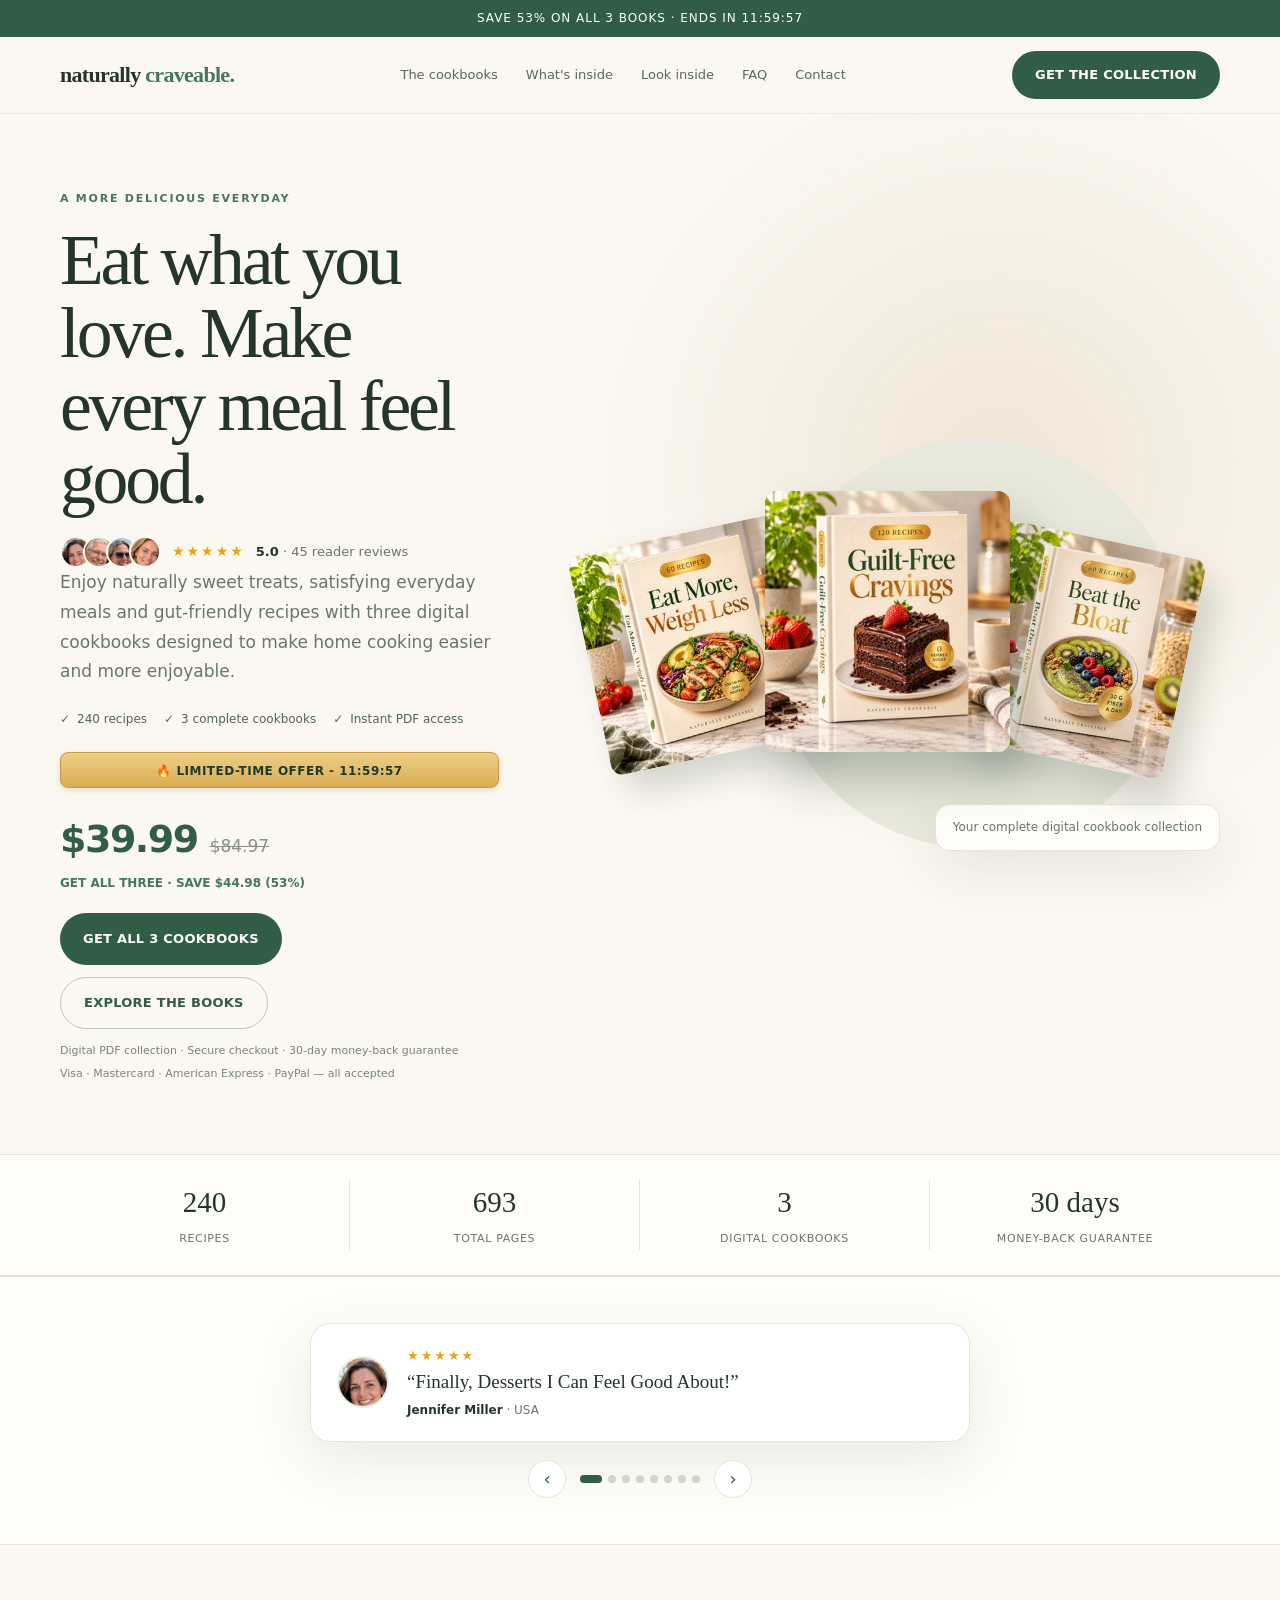
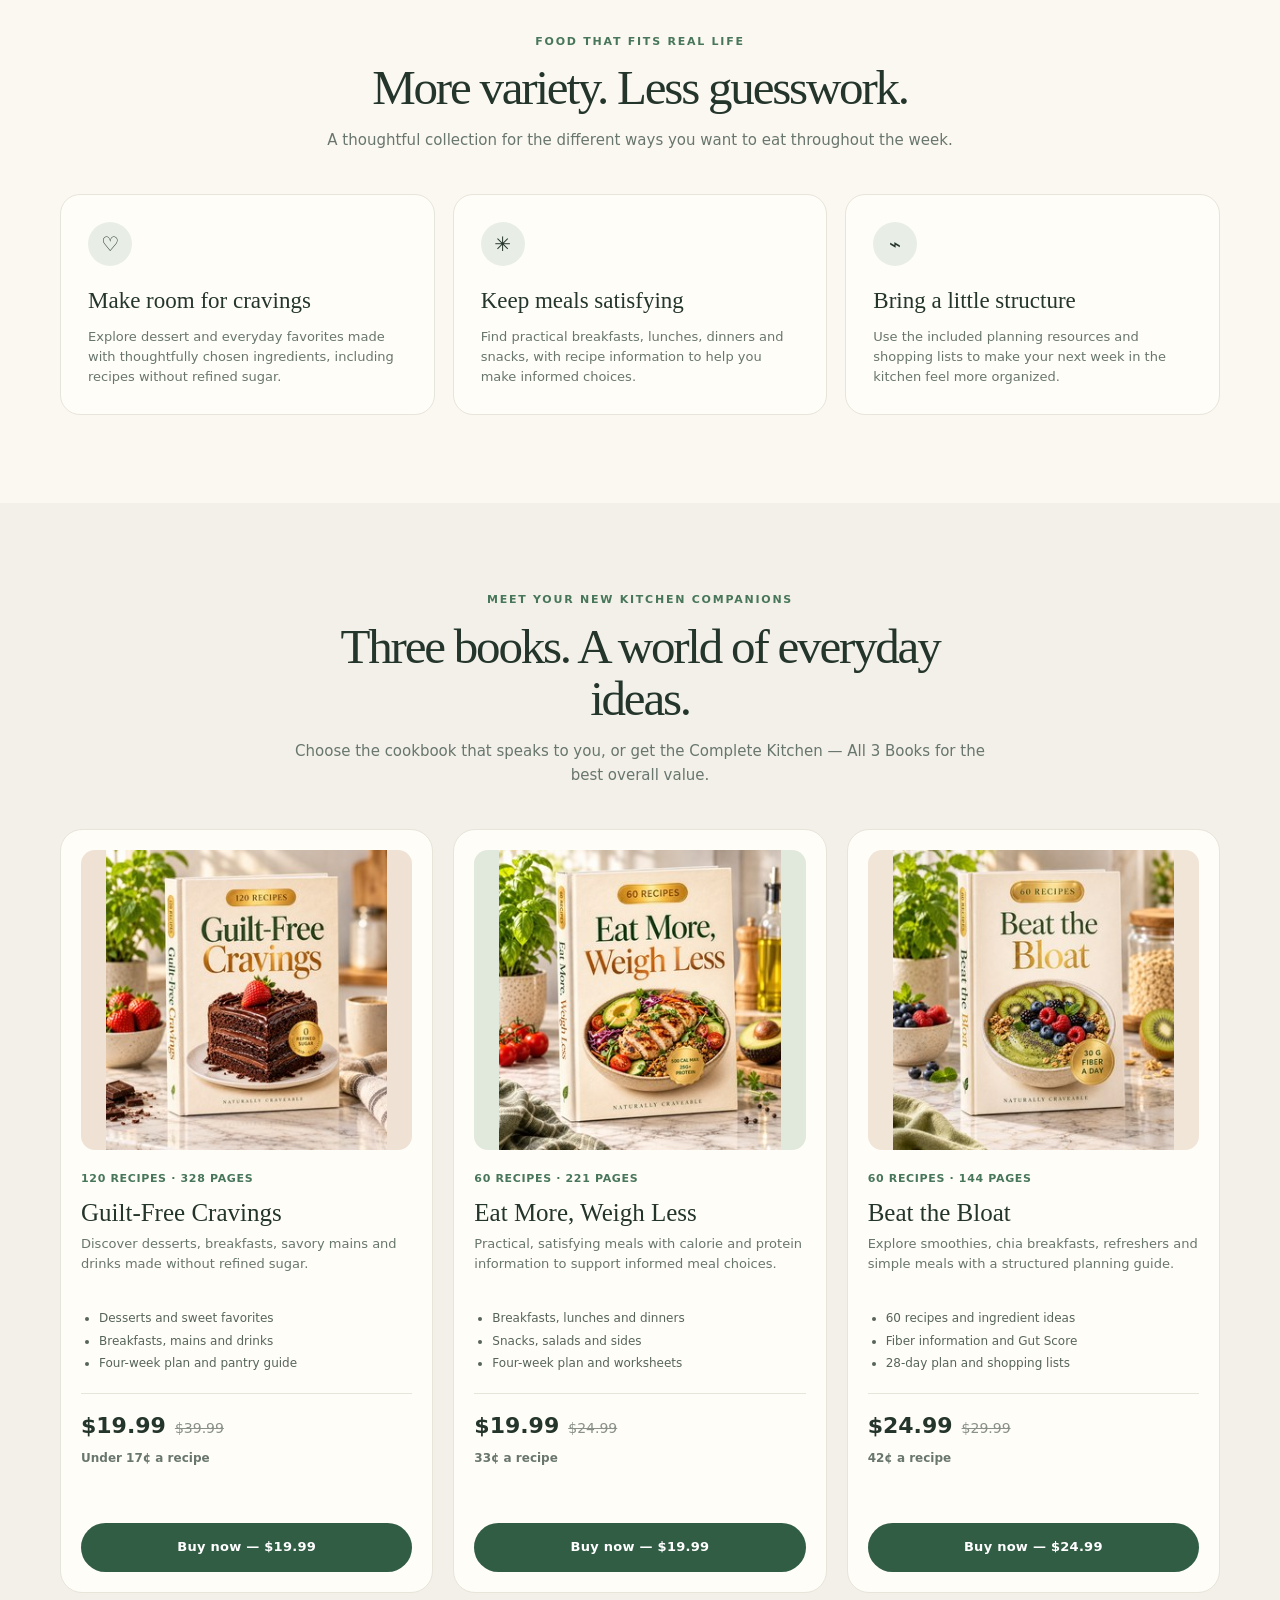
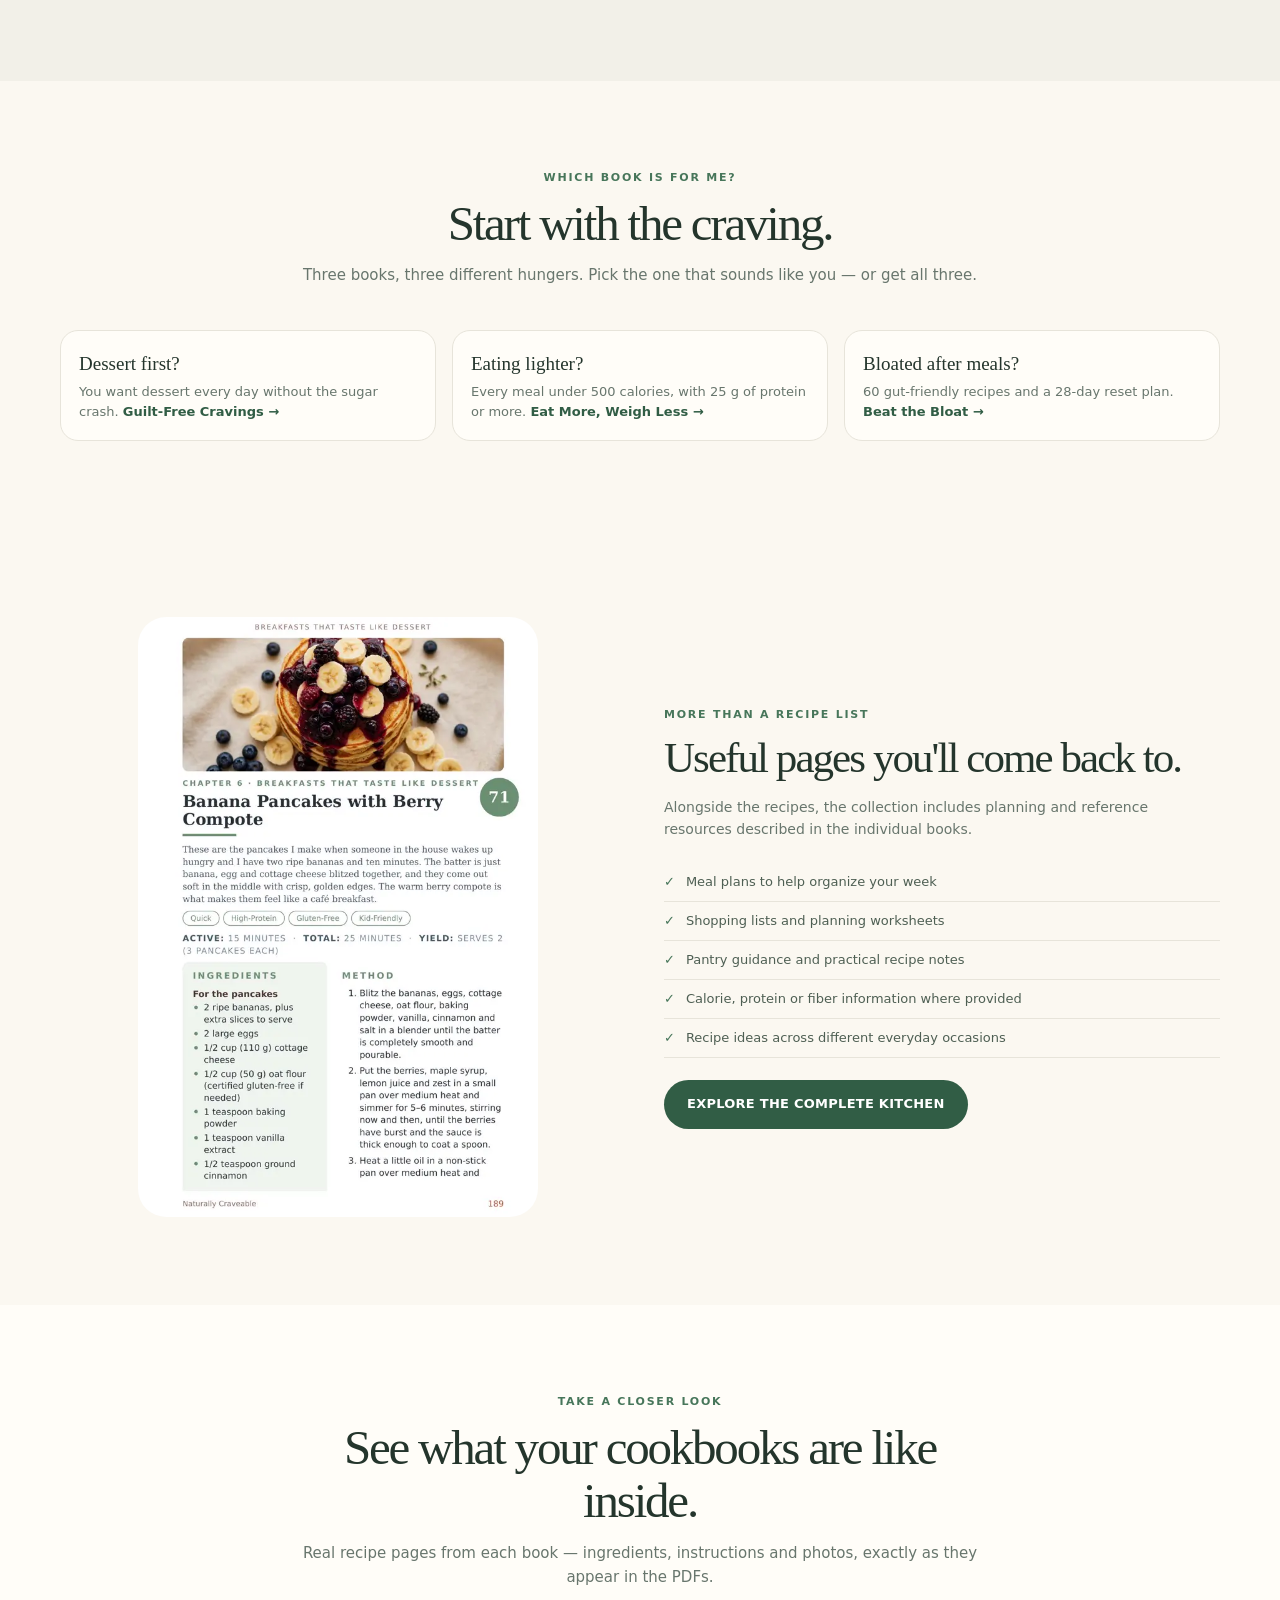
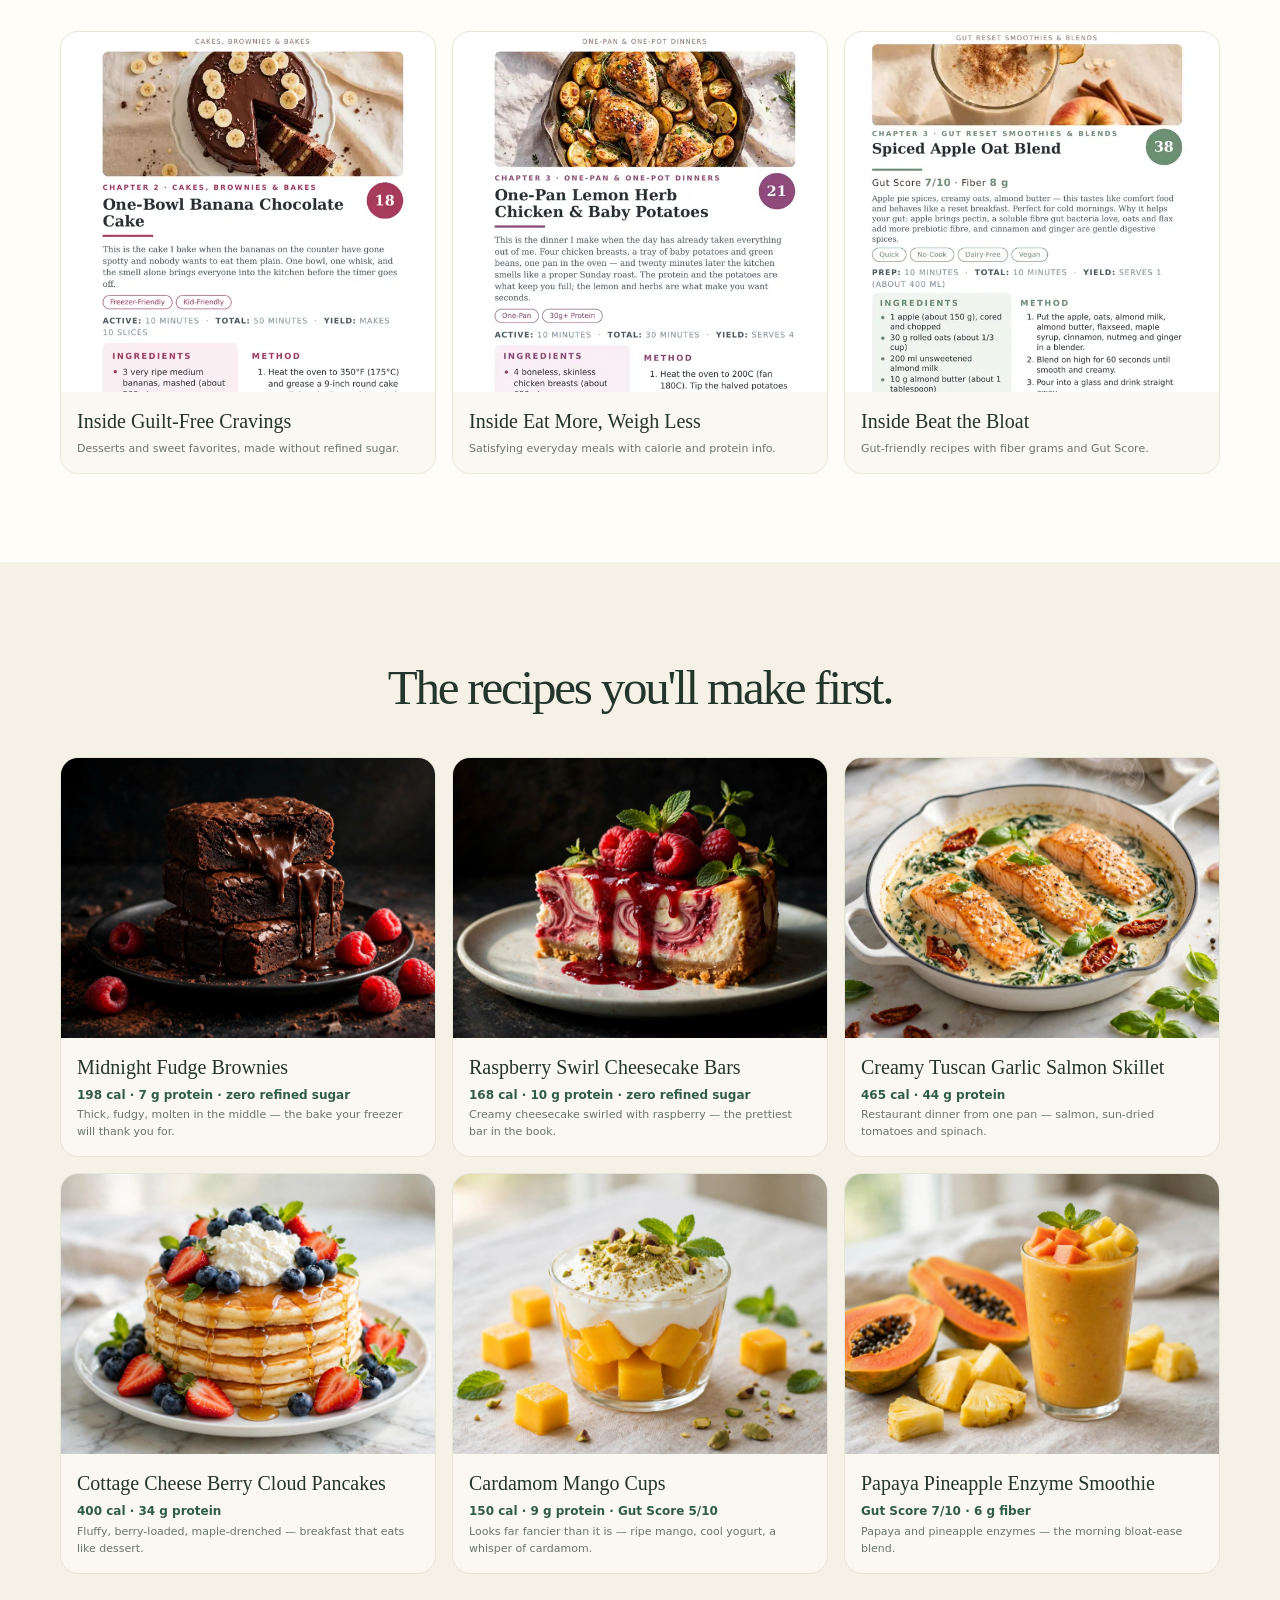
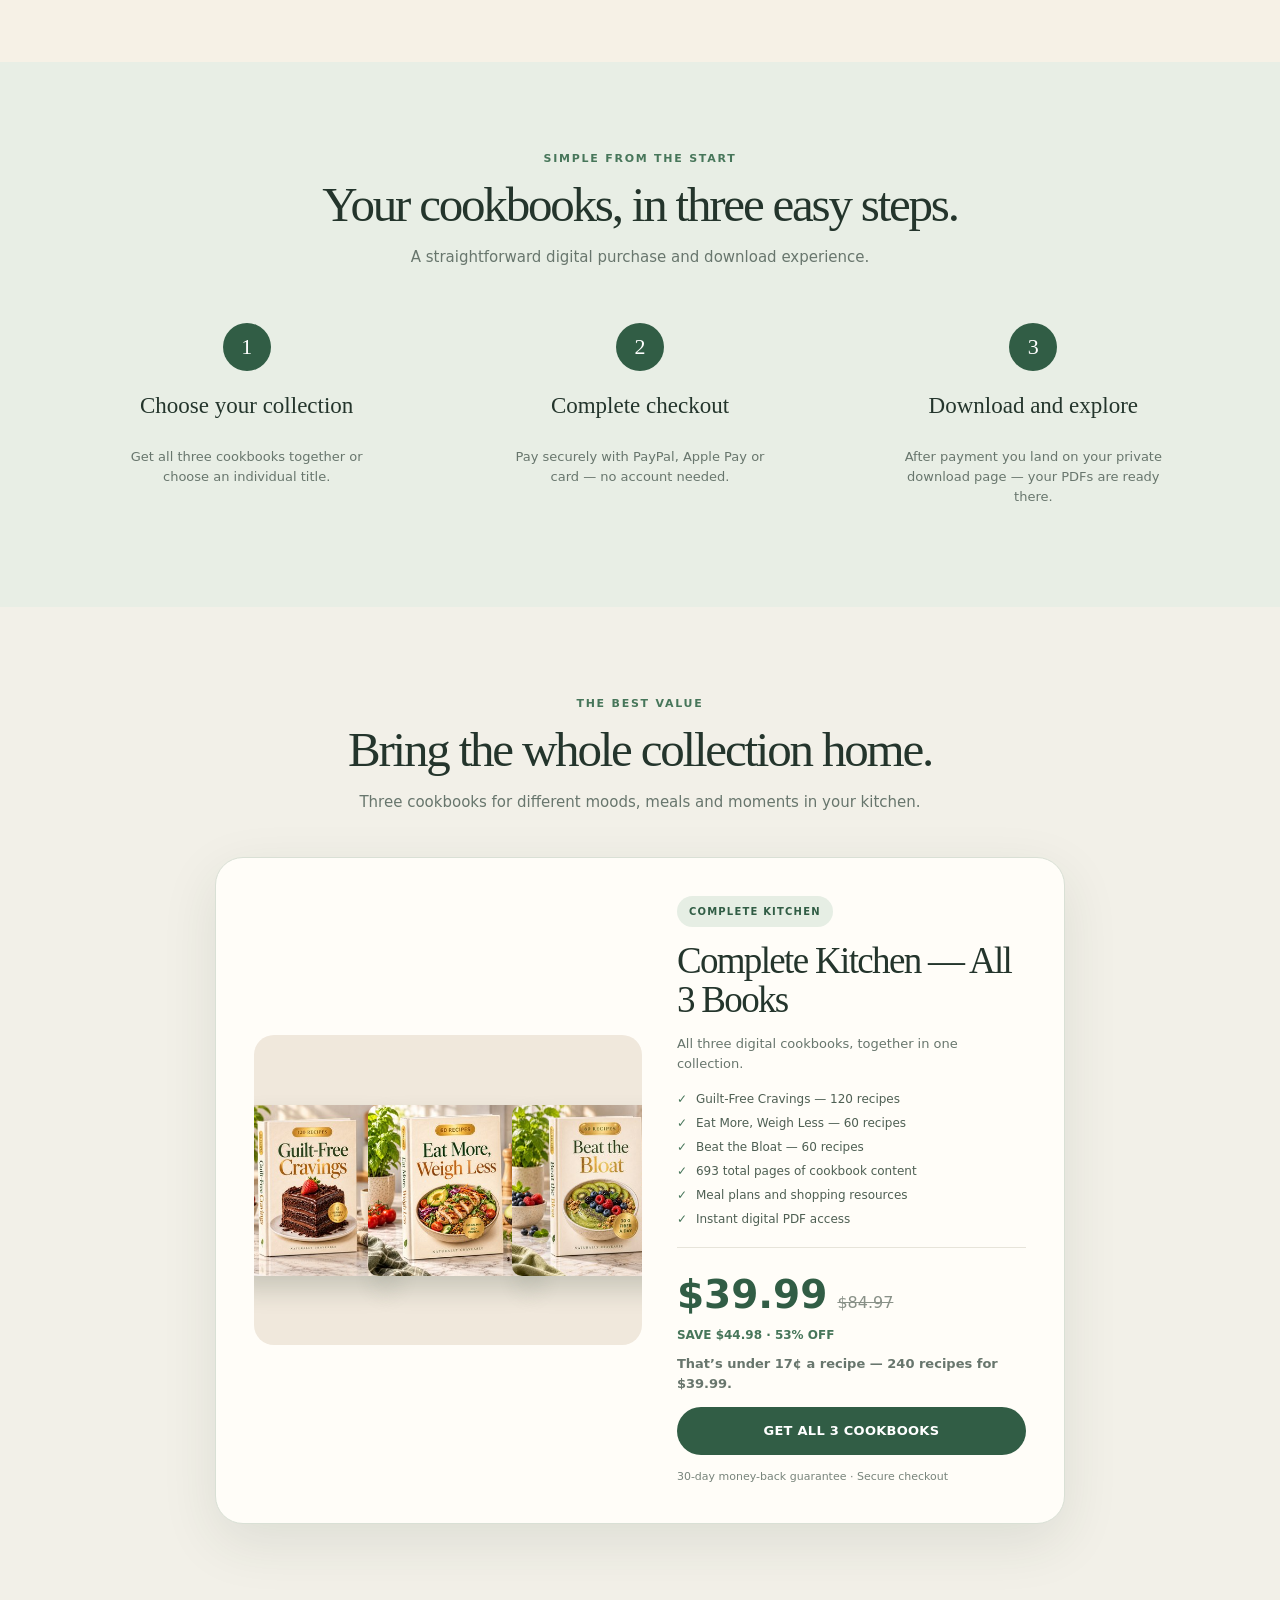
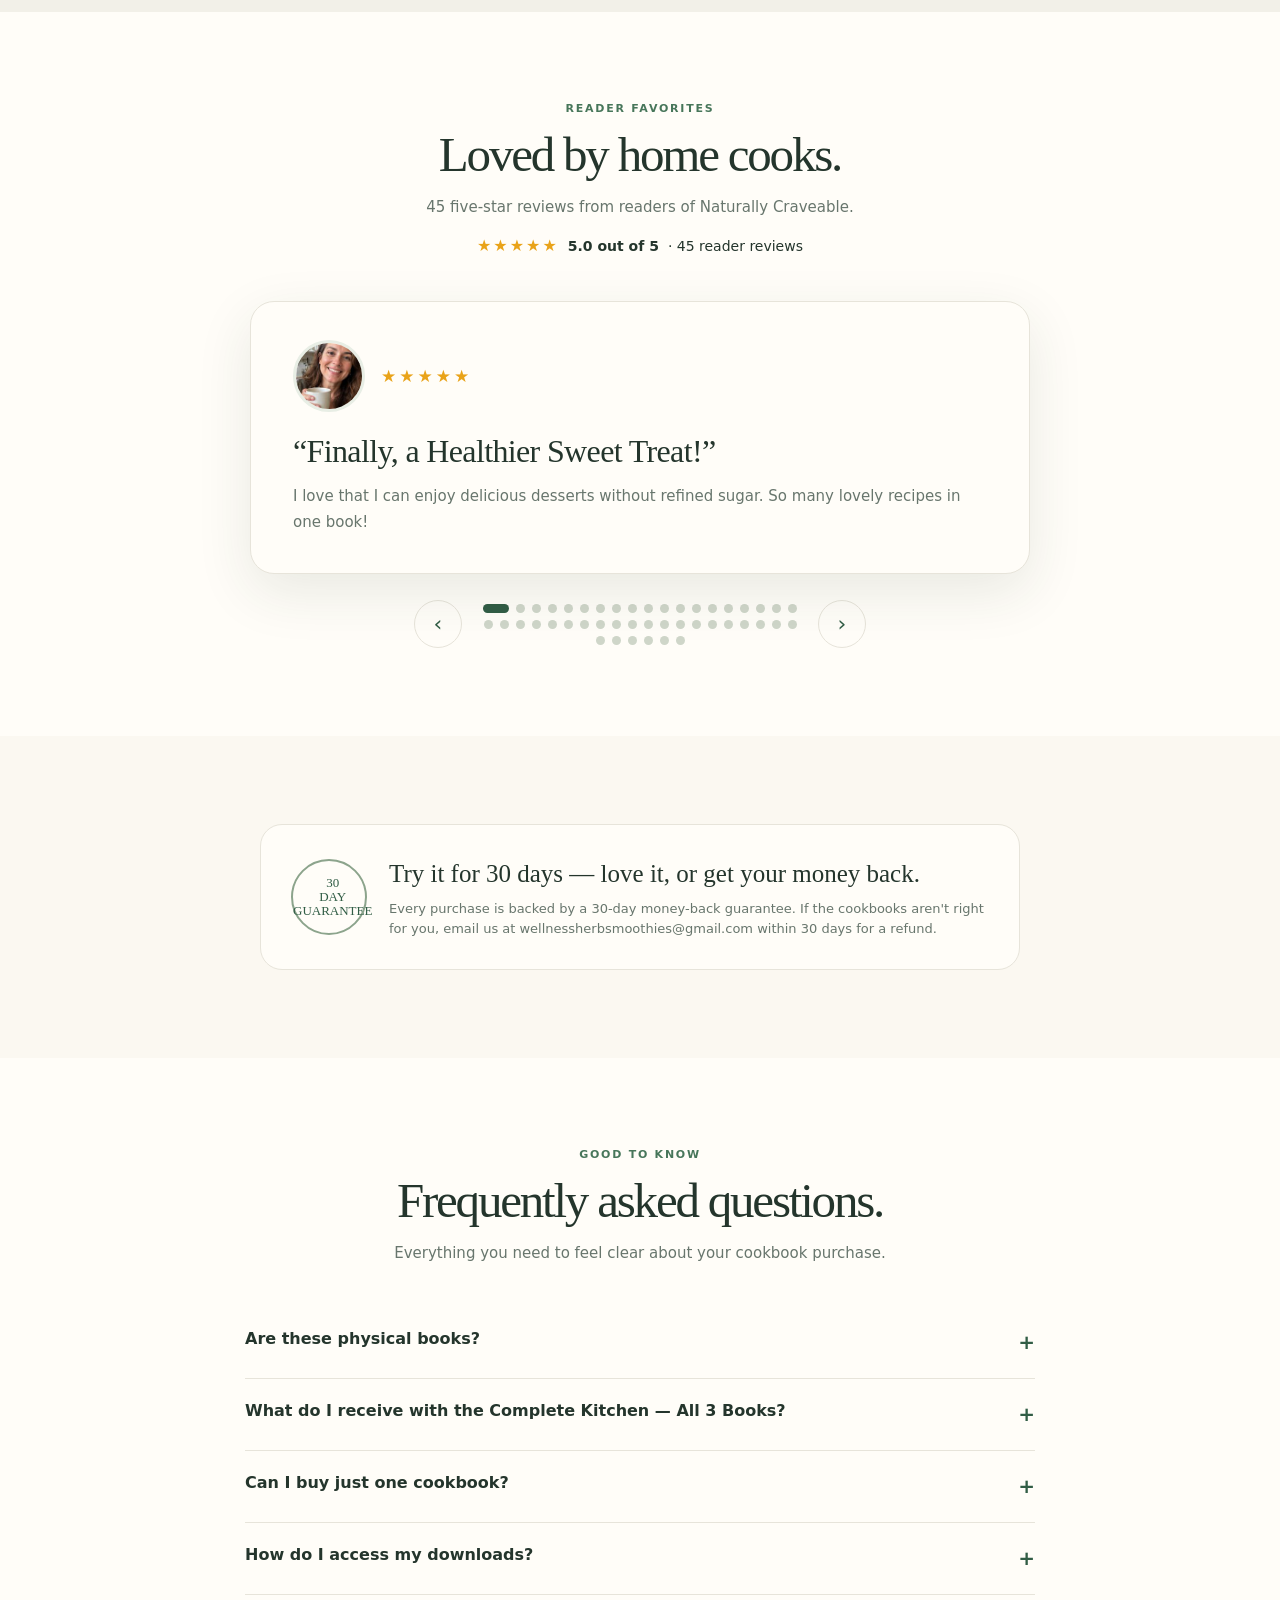
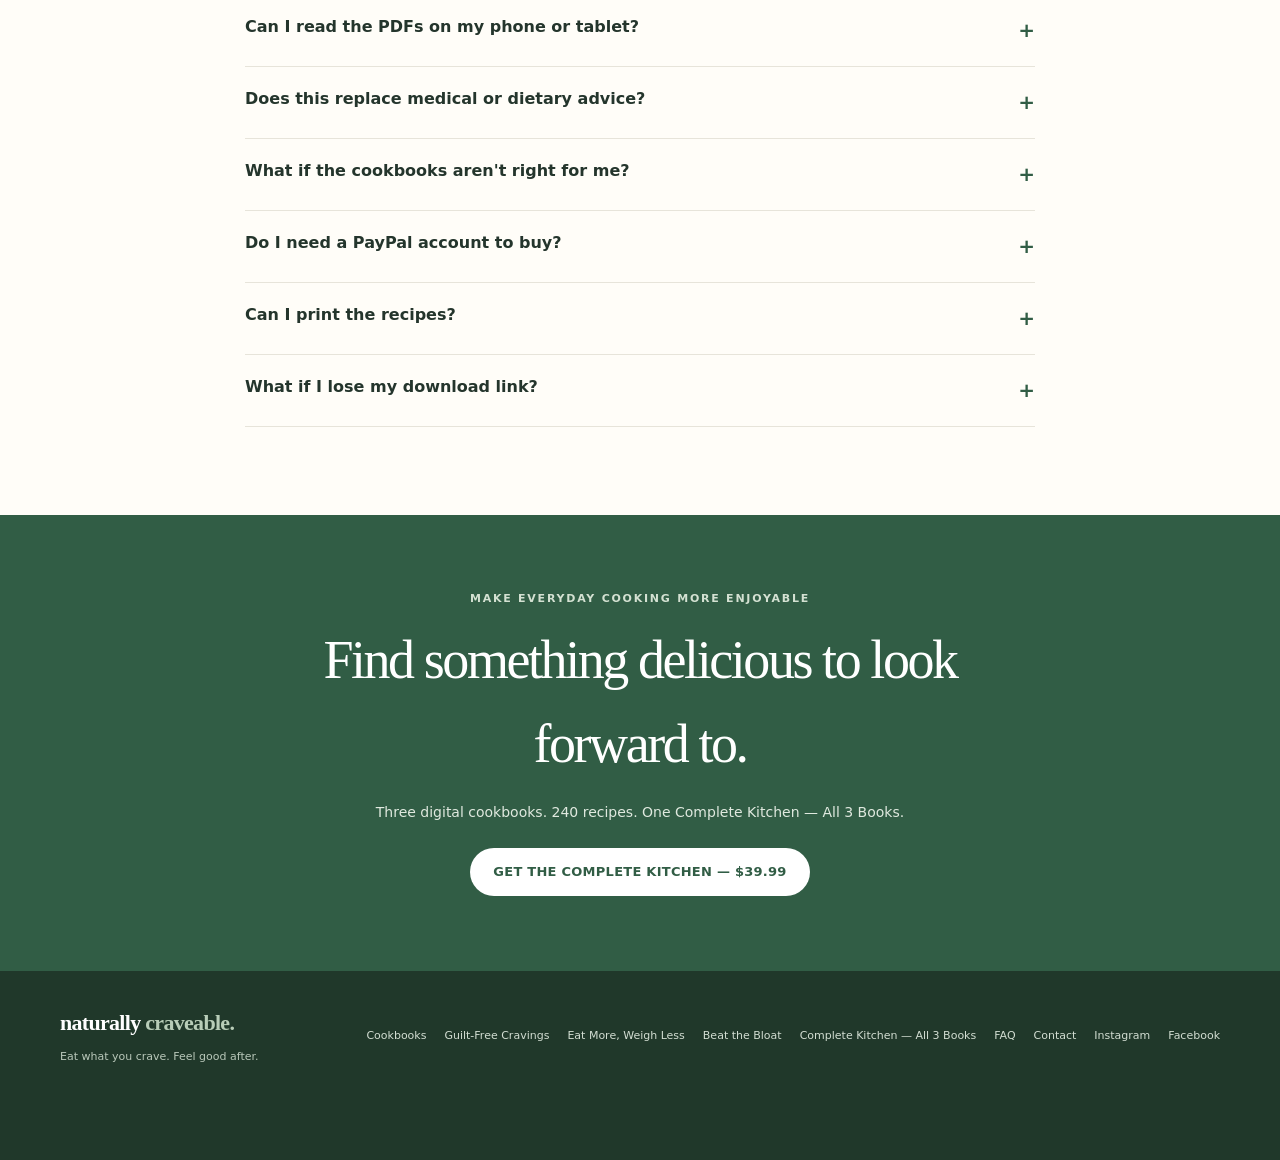
<file: index.html>
<!doctype html>
<html lang="en">
<head>
<meta charset="utf-8">
<meta name="viewport" content="width=device-width, initial-scale=1">
<!-- Google Analytics 4 -->
<script async src="https://www.googletagmanager.com/gtag/js?id=G-ELWDRG4J22"></script>
<script>window.dataLayer = window.dataLayer || []; function gtag(){dataLayer.push(arguments);} gtag('js', new Date()); gtag('config', 'G-ELWDRG4J22');</script>
<meta name="theme-color" content="#315d45">
<link rel="icon" type="image/x-icon" href="favicon.ico">
<link rel="icon" type="image/png" sizes="32x32" href="favicon-32x32.png">
<link rel="apple-touch-icon" sizes="180x180" href="apple-touch-icon.png">
<title>Naturally Craveable — Eat What You Love | 240 Recipes in 3 Books</title>
<meta name="description" content="Three thoughtfully designed digital cookbooks with 240 recipes for desserts, everyday meals and gut-friendly cooking. Instant PDF download, 30-day money-back guarantee.">
<link rel="canonical" href="https://crave.thewellnessherb.com/">
<script type="application/ld+json">{"@context": "https://schema.org", "@type": "Product", "name": "Naturally Craveable: Complete Kitchen — All 3 Books", "image": "https://crave.thewellnessherb.com/assets/cover-bundle.jpg", "description": "Three thoughtfully designed digital cookbooks with 240 recipes for desserts, everyday meals and gut-friendly cooking. Instant PDF download, 30-day money-back guarantee.", "brand": {"@type": "Brand", "name": "Naturally Craveable"}, "aggregateRating": {"@type": "AggregateRating", "ratingValue": "5.0", "reviewCount": "45"}, "offers": {"@type": "Offer", "url": "https://crave.thewellnessherb.com/", "priceCurrency": "USD", "price": "39.99", "availability": "https://schema.org/InStock"}}</script>
<meta property="og:type" content="website">
<meta property="og:site_name" content="Naturally Craveable">
<meta property="og:title" content="Eat what you love. Make every meal feel good.">
<meta property="og:description" content="240 recipes in 3 books — desserts, weight-loss meals, gut reset. Instant PDF download.">
<meta property="og:url" content="https://crave.thewellnessherb.com/">
<meta property="og:image" content="https://crave.thewellnessherb.com/assets/cover-900.jpg">
<meta property="og:image:width" content="900">
<meta property="og:image:height" content="1350">
<meta name="twitter:card" content="summary_large_image">
<meta name="twitter:title" content="Naturally Craveable — Eat what you love. Make every meal feel good.">
<meta name="twitter:description" content="240 recipes in 3 books. Instant PDF download.">
<meta name="twitter:image" content="https://crave.thewellnessherb.com/assets/cover-900.jpg">
<style>
:root{
 --ink:#24352c;--muted:#68766d;--green:#315d45;--green2:#47765a;--sage:#e8eee5;
 --cream:#fbf8f1;--paper:#fffdf8;--peach:#f4e2d2;--line:#e7e4da;--gold:#b78b51;
 --shadow:0 18px 55px rgba(37,55,43,.10);--radius:24px;--max:1160px
}
*{box-sizing:border-box}html{scroll-behavior:smooth}body{margin:0;background:var(--cream);color:var(--ink);font-family:Inter,ui-sans-serif,system-ui,-apple-system,BlinkMacSystemFont,"Segoe UI",sans-serif;line-height:1.55}
a{color:inherit;text-decoration:none}button{font:inherit}.wrap{width:min(var(--max),calc(100% - 44px));margin:auto}
.announcement{background:var(--green);color:#fff;text-align:center;padding:9px 16px;font-size:12px;letter-spacing:.08em}
header{position:sticky;top:0;z-index:20;background:rgba(251,248,241,.92);backdrop-filter:blur(14px);border-bottom:1px solid rgba(231,228,218,.8)}
.nav{height:76px;display:flex;align-items:center;justify-content:space-between;gap:20px}
.logo{font-family:Georgia,serif;font-size:22px;letter-spacing:-.7px;font-weight:700}.logo span{color:var(--green2)}
.navlinks{display:flex;gap:28px;color:#59675e;font-size:13px}.navlinks a:hover{color:var(--green)}
.navcta,.btn{display:inline-flex;align-items:center;justify-content:center;border:0;border-radius:999px;background:var(--green);color:white;padding:14px 23px;font-weight:700;font-size:13px;letter-spacing:.02em;transition:.2s;cursor:pointer}
.navcta:hover,.btn:hover{background:#244b35;transform:translateY(-1px)}.btn.secondary{background:transparent;color:var(--green);border:1px solid #b9c8bb}.btn.light{background:#fff;color:var(--green)}
.btn-buy{width:100%;margin-top:14px}
.eyebrow{font-size:11px;letter-spacing:.16em;text-transform:uppercase;font-weight:800;color:var(--green2)}
.hero{padding:76px 0 72px;overflow:hidden;background:radial-gradient(circle at 78% 34%,#f0e5d6 0,transparent 34%),var(--cream)}
.hero-grid{display:grid;grid-template-columns:1.02fr .98fr;gap:56px;align-items:center}
h1,h2,h3,p{margin-top:0}h1,h2,.serif{font-family:Georgia,"Times New Roman",serif;font-weight:500;letter-spacing:-.045em}
h1{font-size:clamp(44px,5.6vw,72px);line-height:1.02;margin:17px 0 20px;max-width:620px}
.hero-copy>p{font-size:17px;color:var(--muted);max-width:540px;line-height:1.75}
.hero-proof{display:flex;gap:17px;flex-wrap:wrap;margin:23px 0;color:#536459;font-size:12px}.hero-proof span:before{content:"✓";color:var(--green2);font-weight:900;margin-right:7px}
.price-line{display:flex;align-items:baseline;gap:12px;margin:22px 0 5px}.price{font-size:38px;font-weight:800;letter-spacing:-1.5px;color:var(--green)}.old{color:#899188;text-decoration:line-through;font-size:17px}
.saving{font-size:12px;color:var(--green2);font-weight:800}.hero-actions{display:flex;gap:12px;align-items:center;flex-wrap:wrap;margin-top:20px}.hero-actions .btn{min-height:52px}.micro{font-size:11px;color:#78847b;margin-top:13px}.pay-marks{font-size:11px;color:#78847b;margin-top:6px}
.book-stage{min-height:470px;position:relative;display:flex;align-items:center;justify-content:center}
.stage-blob{position:absolute;width:410px;height:410px;border-radius:50%;background:#e8e9dc;right:6%;top:8%}
.stage-book{position:relative;width:210px;height:auto;border-radius:12px;box-shadow:14px 20px 32px #26382d30}
.stage-book.b2{transform:rotate(-12deg) translate(30px,16px);z-index:1}
.stage-book.b1{transform:translateY(-14px);z-index:3;width:245px;box-shadow:18px 28px 44px #26382d45}
.stage-book.b3{transform:rotate(12deg) translate(-30px,20px);z-index:2}
.stage-note{position:absolute;bottom:20px;right:0;background:#fffdf8;border:1px solid var(--line);padding:13px 17px;border-radius:15px;box-shadow:var(--shadow);font-size:12px;color:var(--muted)}
.stats{background:#fffdf8;border-block:1px solid var(--line)}.stats-grid{display:grid;grid-template-columns:repeat(4,1fr);padding:25px 0}.stat{text-align:center;border-right:1px solid var(--line)}.stat:last-child{border:0}.stat strong{display:block;font-family:Georgia,serif;font-size:29px;font-weight:500}.stat span{font-size:11px;color:var(--muted);letter-spacing:.06em;text-transform:uppercase}
section{padding:88px 0}.section-head{text-align:center;max-width:690px;margin:0 auto 42px}.section-head h2{font-size:clamp(34px,4vw,49px);line-height:1.08;margin:12px 0 14px}.section-head p{color:var(--muted);font-size:15px}
.benefit-grid{display:grid;grid-template-columns:repeat(3,1fr);gap:18px}.benefit{background:#fffdf8;border:1px solid var(--line);padding:27px;border-radius:20px}.benefit-icon{width:44px;height:44px;border-radius:50%;display:grid;place-items:center;background:var(--sage);font-size:20px;margin-bottom:17px}.benefit h3{font-family:Georgia,serif;font-size:23px;font-weight:500;margin-bottom:8px}.benefit p{color:var(--muted);font-size:13px;margin:0}
.books{background:#f2f0e8}.book-grid{display:grid;grid-template-columns:repeat(3,1fr);gap:20px}.product{background:#fffdf8;border:1px solid var(--line);border-radius:22px;padding:20px;display:flex;flex-direction:column}.cover{height:300px;border-radius:14px;display:flex;align-items:center;justify-content:center;margin-bottom:20px;overflow:hidden;position:relative;background:#efe2d5}.cover img{width:100%;height:100%;object-fit:contain;display:block}.cover.c2{background:#e1e8dc}.cover.c3{background:#f1e5d7}
.product h3{font-family:Georgia,serif;font-size:25px;line-height:1.08;font-weight:500;margin:0 0 8px}.meta{font-size:11px;color:var(--green2);font-weight:800;letter-spacing:.06em;text-transform:uppercase;margin-bottom:12px}.product p{color:var(--muted);font-size:13px;min-height:60px}.product ul{padding-left:18px;color:#56645a;font-size:12px;line-height:1.9;margin:0 0 18px}.product-bottom{margin-top:auto;border-top:1px solid var(--line);padding-top:15px}.product-bottom .price-row{display:flex;align-items:baseline;gap:9px}.product-bottom strong{font-size:22px}.product-bottom del{color:#899188;font-size:14px}
.included-grid{display:grid;grid-template-columns:1fr 1fr;gap:48px;align-items:center}.included-art{min-height:0;aspect-ratio:2/3;max-width:400px;width:100%;margin-inline:auto;border-radius:28px;overflow:hidden;position:relative}.included-art img{width:100%;height:100%;object-fit:cover;display:block;position:absolute;inset:0}
.included-copy h2{font-size:43px;line-height:1.05;margin:12px 0 17px}.included-copy>p{color:var(--muted);font-size:14px}.checklist{list-style:none;padding:0;margin:22px 0}.checklist li{padding:9px 0;border-bottom:1px solid var(--line);font-size:13px;color:#4e5f53}.checklist li:before{content:"✓";color:var(--green2);font-weight:900;margin-right:11px}
.preview{background:#fffdf8}.preview-grid{display:grid;grid-template-columns:repeat(3,1fr);gap:16px}.preview-card{border:1px solid var(--line);border-radius:18px;overflow:hidden;background:var(--cream)}.preview-img{height:360px;overflow:hidden}.preview-img img{width:100%;height:100%;object-fit:cover;object-position:top;display:block}.preview-card h3{font-family:Georgia,serif;font-size:20px;font-weight:500;margin:14px 16px 3px}.preview-card p{font-size:11px;color:var(--muted);margin:0 16px 16px}
.gallery-sec{background:#f6f1e6}
.gallery-img{height:280px}
.gallery-img img{object-position:center}
.preview-card .macro{font-size:12px;font-weight:700;color:var(--green);margin:0 16px 2px}
.per-recipe{font-size:13px;font-weight:700;color:var(--green);margin:10px 0 0}
.per-recipe.small{font-size:12px;margin:6px 0 0}
.compare-wrap{margin-top:20px}
.compare-wrap h3{font-family:Georgia,serif;font-size:24px;font-weight:500;margin:0 0 6px}
.compare-wrap p{font-size:13px;color:var(--muted);margin:10px 0 0}
.compare{width:100%;border-collapse:collapse;font-size:13px}
.compare th,.compare td{padding:8px 10px;border-bottom:1px solid var(--line);text-align:left}
.compare th{font-size:11px;letter-spacing:.08em;text-transform:uppercase;color:var(--muted)}
.compare td:first-child{font-weight:600}
.compare .yes{color:var(--green);font-weight:700}
.persona-grid{display:grid;grid-template-columns:repeat(3,1fr);gap:16px}
.persona{border:1px solid var(--line);border-radius:18px;background:var(--paper);padding:18px}
.persona h3{font-family:Georgia,serif;font-size:19px;font-weight:500;margin:0 0 4px}
.persona p{font-size:13px;color:var(--muted);margin:0}
.persona a{color:var(--green);font-weight:700}

.how{background:var(--sage)}.steps{display:grid;grid-template-columns:repeat(3,1fr);gap:20px}.step{text-align:center;padding:12px}.step-num{width:48px;height:48px;margin:0 auto 17px;border-radius:50%;background:var(--green);color:white;display:grid;place-items:center;font-family:Georgia,serif;font-size:22px}.step h3{font-family:Georgia,serif;font-weight:500;font-size:23px}.step p{font-size:13px;color:var(--muted);max-width:260px;margin:auto}
.bundle{background:#f2f0e8}.bundle-card{max-width:850px;margin:auto;background:#fffdf8;border:1px solid #d9e0d5;border-radius:28px;box-shadow:var(--shadow);padding:38px;display:grid;grid-template-columns:1fr .9fr;gap:35px;align-items:center}.bundle-visual{background:#f0e8dc;border-radius:20px;min-height:310px;display:flex;align-items:center;justify-content:center;overflow:hidden}.bundle-visual img{width:160px;height:auto;border-radius:10px;box-shadow:10px 14px 24px #26382d30;margin:0 -8px}.pill{display:inline-block;background:#e6eee4;color:var(--green);font-size:10px;font-weight:900;letter-spacing:.12em;padding:8px 12px;border-radius:99px}.bundle-copy h2{font-size:37px;line-height:1.04;margin:15px 0}.bundle-copy p{font-size:13px;color:var(--muted)}.bundle-list{padding:0;list-style:none;font-size:12px;color:#4e5f53;line-height:2}.bundle-list li:before{content:"✓";color:var(--green2);font-weight:900;margin-right:9px}.bundle-price{display:flex;align-items:baseline;gap:10px;border-top:1px solid var(--line);padding-top:17px;margin-top:16px}.bundle-price strong{font-size:39px;color:var(--green)}.bundle-price del{color:#899188}.bundle-copy .btn{width:100%;margin-top:12px}
.guarantee{display:flex;gap:22px;align-items:center;max-width:760px;margin:auto;padding:30px;border:1px solid var(--line);background:#fffdf8;border-radius:22px}.seal{width:76px;height:76px;flex:0 0 76px;border:2px solid #8ca48c;border-radius:50%;display:grid;place-items:center;color:var(--green);font-family:Georgia,serif;text-align:center;font-size:13px;line-height:1.1}.guarantee h3{font-family:Georgia,serif;font-size:25px;font-weight:500;margin:0 0 5px}.guarantee p{font-size:13px;color:var(--muted);margin:0}
.faq{background:#fffdf8}.faq-list{max-width:790px;margin:auto}.faq-item{border-bottom:1px solid var(--line)}.faq-q{width:100%;display:flex;justify-content:space-between;gap:20px;text-align:left;background:none;border:0;padding:20px 0;color:var(--ink);font-weight:700;cursor:pointer}.faq-q span:last-child{font-size:20px;color:var(--green)}.faq-a{display:none;color:var(--muted);font-size:13px;padding:0 30px 18px 0}.faq-item.open .faq-a{display:block}
.final-cta{background:var(--green);color:white;text-align:center;padding:75px 0}.final-cta .eyebrow{color:#d4e1d2}.final-cta h2{font-size:clamp(36px,4.6vw,54px);max-width:730px;margin:12px auto 15px}.final-cta p{color:#e0e9df;font-size:14px}.final-cta .btn{background:#fff;color:var(--green);margin-top:10px}
footer{padding:35px 0 95px;background:#20382a;color:#e6ede4}.footer-row{display:flex;justify-content:space-between;gap:25px;align-items:center}.footer-row p{font-size:11px;color:#b9c8ba;margin:8px 0 0}.footer-links{display:flex;gap:18px;font-size:11px;color:#d2ddd2}
.mobile-buy{display:none}
@media(max-width:850px){.hero-grid{gap:20px}.book-stage{min-height:390px}.stage-book{width:170px}.stage-book.b1{width:200px}.book-stage .stage-blob{width:330px;height:330px}.bundle-card{gap:22px;padding:26px}.navlinks{gap:15px}}
@media(max-width:680px){
 .wrap{width:min(100% - 32px,var(--max))}.announcement{font-size:10px}.nav{height:64px}.navlinks{display:none}.navcta{padding:11px 15px;font-size:11px}
 .hero{padding:48px 0 38px}.hero-grid{grid-template-columns:1fr;gap:6px}.hero-copy{text-align:center}.hero-copy>p{font-size:15px;margin-inline:auto}.hero h1{font-size:46px}.hero-proof{justify-content:center;gap:10px}.hero-actions{justify-content:center}.hero-actions .btn{width:100%}.price-line{justify-content:center}.book-stage{min-height:315px;margin-top:0}.stage-blob{width:280px!important;height:280px!important;right:auto!important;top:0!important}.stage-book{width:150px;margin:0 -12px}.stage-book.b1{width:165px}.stage-book.b2{transform:rotate(-12deg) translate(18px,16px)}.stage-book.b3{transform:rotate(12deg) translate(-18px,20px)}.book-stage .stage-note{bottom:0;right:2px;font-size:10px}
 .stats-grid{grid-template-columns:repeat(2,1fr);row-gap:17px;padding:22px 0}.stat:nth-child(2){border:0}.stat strong{font-size:25px}
 section{padding:62px 0}.section-head{margin-bottom:28px}.section-head h2{font-size:36px}.benefit-grid,.book-grid,.preview-grid,.steps{grid-template-columns:1fr}.benefit{padding:22px}.product{padding:17px}.cover{height:260px}.product p{min-height:0}
 .included-grid{grid-template-columns:1fr;gap:28px}.included-art{min-height:0;max-width:340px}.included-copy h2{font-size:36px}
 .preview-grid{grid-template-columns:1fr 1fr;gap:10px}.preview-img{height:220px}.gallery-img{height:200px}.preview-card .macro{margin:0 11px 2px}.persona-grid{grid-template-columns:1fr}.compare{font-size:12px}.compare-wrap h3{font-size:20px}.preview-card h3{font-size:17px;margin:11px 11px 2px}.preview-card p{margin:0 11px 12px;font-size:10px}
 .bundle-card{grid-template-columns:1fr;padding:17px;gap:20px}.bundle-visual{min-height:260px}.bundle-visual img{width:130px}.bundle-copy{padding:0 5px 8px}.bundle-copy h2{font-size:32px}
 .guarantee{padding:20px;align-items:flex-start}.seal{width:62px;height:62px;flex-basis:62px;font-size:11px}.guarantee h3{font-size:21px}
 .final-cta{padding:60px 0}.footer-row{align-items:flex-start;flex-direction:column}.footer-links{flex-wrap:wrap}
 .mobile-buy{display:flex;position:fixed;z-index:30;bottom:0;left:0;right:0;padding:10px 16px calc(10px + env(safe-area-inset-bottom));background:rgba(255,253,248,.96);backdrop-filter:blur(12px);border-top:1px solid var(--line);align-items:center;justify-content:space-between;gap:12px;transform:translateY(110%);transition:transform .25s}.mobile-buy.visible{transform:translateY(0)}.mobile-buy .mini-price{font-weight:800;color:var(--green);font-size:19px}.mobile-buy small{display:block;color:var(--muted);font-size:9px}.mobile-buy .btn{padding:12px 17px;font-size:11px;white-space:nowrap}
}
@media(prefers-reduced-motion:reduce){html{scroll-behavior:auto}*,*:before,*:after{transition:none!important}}

.hero-rating{display:flex;align-items:center;gap:11px;margin-top:18px;text-decoration:none;color:var(--ink)}
.hero-avatars{display:flex}
.hero-avatars img{width:32px;height:32px;border-radius:50%;object-fit:cover;border:2px solid #fbf8f1;margin-left:-9px}
.hero-avatars img:first-child{margin-left:0}
.hero-rating .stars{color:#e9a319;font-size:14px;letter-spacing:2px}
.hero-rating span:last-child{font-size:13px;color:var(--muted)}
.hero-rating strong{color:var(--ink)}
.review-summary{display:flex;align-items:center;justify-content:center;gap:9px;margin-top:14px;font-size:14px}
.review-summary .stars{color:#e9a319;font-size:16px;letter-spacing:2px}
.carousel{max-width:780px;margin:auto}
.review-viewport{position:relative}
.review-slide{display:none;background:#fffdf8;border:1px solid var(--line);border-radius:24px;padding:38px 42px;box-shadow:var(--shadow)}
.review-slide.active{display:block}
.review-top{display:flex;align-items:center;gap:16px;margin-bottom:20px}
.review-avatar{width:72px;height:72px;border-radius:50%;object-fit:cover;flex:0 0 72px;border:3px solid var(--sage)}
.review-slide .stars{color:#e9a319;font-size:17px;letter-spacing:3px}
.review-quote{font-family:Georgia,serif;font-size:clamp(24px,3vw,32px);line-height:1.2;letter-spacing:-.02em;font-weight:500;margin:0 0 14px}
.review-slide p{color:var(--muted);font-size:15px;line-height:1.7;margin:0}
.review-who{margin-top:16px;font-size:13px;color:var(--muted)}
.review-who strong{color:var(--ink)}
.carousel-nav{display:flex;align-items:center;justify-content:center;gap:18px;margin-top:26px}
.carousel-arrow{width:48px;height:48px;border-radius:50%;border:1px solid var(--line);background:#fffdf8;color:var(--green);font-size:22px;line-height:1;cursor:pointer;display:grid;place-items:center;flex:0 0 48px}
.carousel-arrow:hover{background:var(--sage)}
.carousel-dots{display:flex;gap:7px;flex-wrap:wrap;justify-content:center;max-width:320px}
.carousel-dots button{width:9px;height:9px;border-radius:99px;border:0;background:#cfd6c9;cursor:pointer;padding:0}
.carousel-dots button.active{width:26px;background:var(--green)}
.mini-reviews{padding:46px 0;background:#fffdf8;border-block:1px solid var(--line)}
.mini-carousel{max-width:660px;margin:auto}
.mini-slide{display:none;background:#fff;border:1px solid var(--line);border-radius:20px;padding:22px 26px;align-items:center;gap:18px;box-shadow:var(--shadow)}
.mini-slide.active{display:flex}
.mini-avatar{width:52px;height:52px;border-radius:50%;object-fit:cover;flex:0 0 52px;border:2px solid var(--sage)}
.mini-slide .stars{color:#e9a319;font-size:13px;letter-spacing:2px}
.mini-quote{font-family:Georgia,serif;font-size:19px;line-height:1.3;margin:4px 0 6px}
.mini-who{font-size:12px;color:var(--muted)}
.mini-who strong{color:var(--ink)}
.mini-nav{display:flex;align-items:center;justify-content:center;gap:14px;margin-top:18px}
.mini-arrow{width:38px;height:38px;border-radius:50%;border:1px solid var(--line);background:#fff;color:var(--green);font-size:18px;line-height:1;cursor:pointer;display:grid;place-items:center;flex:0 0 38px}
.mini-arrow:hover{background:var(--sage)}
.mini-dots{display:flex;gap:6px}
.mini-dots button{width:8px;height:8px;border-radius:99px;border:0;background:#cfd6c9;cursor:pointer;padding:0}
.mini-dots button.active{width:22px;background:var(--green)}
@media(max-width:680px){.hero-rating{justify-content:center}.mini-slide{padding:18px}.mini-quote{font-size:17px}.review-slide{padding:26px 22px}.review-avatar{width:56px;height:56px;flex-basis:56px}.carousel-arrow{width:42px;height:42px;flex-basis:42px}}
@media(max-width:680px){.book-stage{order:-1}}
</style>
</head>
<body>
<div class="announcement">SAVE 53% ON ALL 3 BOOKS · ENDS IN <span class="cd" style="font-variant-numeric:tabular-nums">12:00:00</span></div>
<header>
 <div class="wrap nav">
  <a class="logo" href="#">naturally <span>craveable.</span></a>
  <nav class="navlinks"><a href="#cookbooks">The cookbooks</a><a href="#inside">What's inside</a><a href="#previews">Look inside</a><a href="#faq">FAQ</a><a href="mailto:wellnessherbsmoothies@gmail.com">Contact</a></nav>
  <a class="navcta" href="#bundle">GET THE COLLECTION</a>
 </div>
</header>
<main>
<section class="hero">
 <div class="wrap hero-grid">
  <div class="hero-copy">
   <div class="eyebrow">A more delicious everyday</div>
   <h1>Eat what you love. Make every meal feel good.</h1>
  <a class="hero-rating" href="#reviews"><span class="hero-avatars"><img src="assets/reviews/avatar-22.jpg" alt="" loading="lazy"><img src="assets/reviews/avatar-23.jpg" alt="" loading="lazy"><img src="assets/reviews/avatar-24.jpg" alt="" loading="lazy"><img src="assets/reviews/avatar-26.jpg" alt="" loading="lazy"></span><span class="stars">★★★★★</span><span><strong>5.0</strong> · 45 reader reviews</span></a>
   <p>Enjoy naturally sweet treats, satisfying everyday meals and gut-friendly recipes with three digital cookbooks designed to make home cooking easier and more enjoyable.</p>
   <div class="hero-proof"><span>240 recipes</span><span>3 complete cookbooks</span><span>Instant PDF access</span></div>
      <style>
   .bf-countdown{margin:8px 0 0;background:linear-gradient(180deg,#eecf85,#d9ad55);border:1px solid #c69a45;border-radius:8px;padding:5px 10px;text-align:center;box-shadow:0 2px 6px rgba(160,120,40,.22)}
   .bf-countdown span{font-size:12px;font-weight:800;letter-spacing:.04em;color:#1e3a2d}
   @media(max-width:680px){.bf-countdown{padding:5px 8px}.bf-countdown span{font-size:12px;letter-spacing:.03em}}
   </style>
   <div class="bf-countdown"><span>🔥 LIMITED-TIME OFFER - <span class="cd-t">12:00:00</span></span></div>
   <div class="price-line"><span class="price">$39.99</span><span class="old">$84.97</span></div>
   <div class="saving">GET ALL THREE · SAVE $44.98 (53%)</div>
   <div class="hero-actions"><a class="btn" href="#bundle">GET ALL 3 COOKBOOKS</a><a class="btn secondary" href="#cookbooks">EXPLORE THE BOOKS</a></div>
   <div class="micro">Digital PDF collection · Secure checkout · 30-day money-back guarantee</div>
   <div class="pay-marks">Visa · Mastercard · American Express · PayPal — all accepted</div>
  </div>
  <div class="book-stage" aria-label="The three Naturally Craveable cookbooks">
   <div class="stage-blob"></div>
   <img class="stage-book b2" src="assets/cover-b2-300.jpg" alt="Eat More, Weigh Less cover" width="300" height="320">
   <img class="stage-book b1" src="assets/cover-b1-300.jpg" alt="Guilt-Free Cravings cover" width="300" height="320" fetchpriority="high">
   <img class="stage-book b3" src="assets/cover-b3-300.jpg" alt="Beat the Bloat cover" width="300" height="320">
   <div class="stage-note">Your complete digital cookbook collection</div>
  </div>
 </div>
</section>
<div class="stats"><div class="wrap stats-grid">
 <div class="stat"><strong>240</strong><span>Recipes</span></div><div class="stat"><strong>693</strong><span>Total pages</span></div><div class="stat"><strong>3</strong><span>Digital cookbooks</span></div><div class="stat"><strong>30 days</strong><span>Money-back guarantee</span></div>
</div></div>
<section class="mini-reviews"><div class="wrap">
  <div class="mini-carousel" id="miniCarousel">
   <div class="mini-viewport">
   <article class="mini-slide active"><img class="mini-avatar" src="assets/reviews/avatar-22.jpg" alt="Jennifer Miller" loading="lazy"><div class="mini-body"><div class="stars">★★★★★</div><p class="mini-quote">&ldquo;Finally, Desserts I Can Feel Good About!&rdquo;</p><div class="mini-who"><strong>Jennifer Miller</strong> · USA</div></div></article>
   <article class="mini-slide"><img class="mini-avatar" src="assets/reviews/avatar-23.jpg" alt="David Wilson" loading="lazy"><div class="mini-body"><div class="stars">★★★★★</div><p class="mini-quote">&ldquo;A Lovely Surprise&rdquo;</p><div class="mini-who"><strong>David Wilson</strong> · UK</div></div></article>
   <article class="mini-slide"><img class="mini-avatar" src="assets/reviews/avatar-24.jpg" alt="Sarah Thompson" loading="lazy"><div class="mini-body"><div class="stars">★★★★★</div><p class="mini-quote">&ldquo;Beautiful Recipes!&rdquo;</p><div class="mini-who"><strong>Sarah Thompson</strong> · Canada</div></div></article>
   <article class="mini-slide"><img class="mini-avatar" src="assets/reviews/avatar-26.jpg" alt="Emma Davis" loading="lazy"><div class="mini-body"><div class="stars">★★★★★</div><p class="mini-quote">&ldquo;Worth Every Penny&rdquo;</p><div class="mini-who"><strong>Emma Davis</strong> · UK</div></div></article>
   <article class="mini-slide"><img class="mini-avatar" src="assets/reviews/avatar-27.jpg" alt="Michael Brown" loading="lazy"><div class="mini-body"><div class="stars">★★★★★</div><p class="mini-quote">&ldquo;Chocolate Lovers Will Enjoy This!&rdquo;</p><div class="mini-who"><strong>Michael Brown</strong> · USA</div></div></article>
   <article class="mini-slide"><img class="mini-avatar" src="assets/reviews/avatar-28.jpg" alt="Helen Taylor" loading="lazy"><div class="mini-body"><div class="stars">★★★★★</div><p class="mini-quote">&ldquo;A Wonderful Collection&rdquo;</p><div class="mini-who"><strong>Helen Taylor</strong> · UK</div></div></article>
   <article class="mini-slide"><img class="mini-avatar" src="assets/reviews/avatar-36.jpg" alt="Rachel Green" loading="lazy"><div class="mini-body"><div class="stars">★★★★★</div><p class="mini-quote">&ldquo;Perfect for Sweet Cravings&rdquo;</p><div class="mini-who"><strong>Rachel Green</strong> · Australia</div></div></article>
   <article class="mini-slide"><img class="mini-avatar" src="assets/reviews/avatar-45.jpg" alt="Richard Moore" loading="lazy"><div class="mini-body"><div class="stars">★★★★★</div><p class="mini-quote">&ldquo;Very Happy With My Purchase&rdquo;</p><div class="mini-who"><strong>Richard Moore</strong> · UK</div></div></article>
   </div>
   <div class="mini-nav"><button class="mini-arrow" id="miniPrev" aria-label="Previous review">&lsaquo;</button><div class="mini-dots" id="miniDots"></div><button class="mini-arrow" id="miniNext" aria-label="Next review">&rsaquo;</button></div>
  </div>
 </div></section>
<section>
 <div class="wrap">
  <div class="section-head"><div class="eyebrow">Food that fits real life</div><h2>More variety. Less guesswork.</h2><p>A thoughtful collection for the different ways you want to eat throughout the week.</p></div>
  <div class="benefit-grid">
   <article class="benefit"><div class="benefit-icon">♡</div><h3>Make room for cravings</h3><p>Explore dessert and everyday favorites made with thoughtfully chosen ingredients, including recipes without refined sugar.</p></article>
   <article class="benefit"><div class="benefit-icon">✳</div><h3>Keep meals satisfying</h3><p>Find practical breakfasts, lunches, dinners and snacks, with recipe information to help you make informed choices.</p></article>
   <article class="benefit"><div class="benefit-icon">⌁</div><h3>Bring a little structure</h3><p>Use the included planning resources and shopping lists to make your next week in the kitchen feel more organized.</p></article>
  </div>
 </div>
</section>
<section class="books" id="cookbooks">
 <div class="wrap">
  <div class="section-head"><div class="eyebrow">Meet your new kitchen companions</div><h2>Three books. A world of everyday ideas.</h2><p>Choose the cookbook that speaks to you, or get the Complete Kitchen — All 3 Books for the best overall value.</p></div>
  <div class="book-grid">
   <article class="product">
    <div class="cover c1"><img src="assets/cover-b1-300.jpg" alt="Guilt-Free Cravings cover" width="300" height="320" loading="lazy"></div>
    <div class="meta">120 recipes · 328 pages</div><h3>Guilt-Free Cravings</h3><p>Discover desserts, breakfasts, savory mains and drinks made without refined sugar.</p>
    <ul><li>Desserts and sweet favorites</li><li>Breakfasts, mains and drinks</li><li>Four-week plan and pantry guide</li></ul>
    <div class="product-bottom"><div class="price-row"><strong>$19.99</strong><del>$39.99</del></div>
    <p class="per-recipe small">Under 17&cent; a recipe</p><a class="btn btn-buy" href="https://www.paypal.com/ncp/payment/Q8X7HRHX2LJ66">Buy now — $19.99</a></div>
   </article>
   <article class="product">
    <div class="cover c2"><img src="assets/cover-b2-300.jpg" alt="Eat More, Weigh Less cover" width="300" height="320" loading="lazy"></div>
    <div class="meta">60 recipes · 221 pages</div><h3>Eat More, Weigh Less</h3><p>Practical, satisfying meals with calorie and protein information to support informed meal choices.</p>
    <ul><li>Breakfasts, lunches and dinners</li><li>Snacks, salads and sides</li><li>Four-week plan and worksheets</li></ul>
    <div class="product-bottom"><div class="price-row"><strong>$19.99</strong><del>$24.99</del></div>
    <p class="per-recipe small">33&cent; a recipe</p><a class="btn btn-buy" href="https://www.paypal.com/ncp/payment/PRGD3P6BX3P6C">Buy now — $19.99</a></div>
   </article>
   <article class="product">
    <div class="cover c3"><img src="assets/cover-b3-300.jpg" alt="Beat the Bloat cover" width="300" height="320" loading="lazy"></div>
    <div class="meta">60 recipes · 144 pages</div><h3>Beat the Bloat</h3><p>Explore smoothies, chia breakfasts, refreshers and simple meals with a structured planning guide.</p>
    <ul><li>60 recipes and ingredient ideas</li><li>Fiber information and Gut Score</li><li>28-day plan and shopping lists</li></ul>
    <div class="product-bottom"><div class="price-row"><strong>$24.99</strong><del>$29.99</del></div>
    <p class="per-recipe small">42&cent; a recipe</p><a class="btn btn-buy" href="https://www.paypal.com/ncp/payment/SFBT26YZYEHNY">Buy now — $24.99</a></div>
   </article>
  </div>
 </div>
</section>
<section id="which-book">
 <div class="wrap">
  <div class="section-head"><div class="eyebrow">Which book is for me?</div><h2>Start with the craving.</h2><p>Three books, three different hungers. Pick the one that sounds like you — or get all three.</p></div>
  <div class="persona-grid">
   <article class="persona"><h3>Dessert first?</h3><p>You want dessert every day without the sugar crash. <a href="healthy-cravings.html">Guilt-Free Cravings &rarr;</a></p></article>
   <article class="persona"><h3>Eating lighter?</h3><p>Every meal under 500 calories, with 25 g of protein or more. <a href="everyday-weight-loss-kitchen.html">Eat More, Weigh Less &rarr;</a></p></article>
   <article class="persona"><h3>Bloated after meals?</h3><p>60 gut-friendly recipes and a 28-day reset plan. <a href="gut-debloat-reset.html">Beat the Bloat &rarr;</a></p></article>
  </div>
 </div>
</section>
<section id="inside">
 <div class="wrap included-grid">
  <div class="included-art"><img src="assets/look-b1-pancakes.webp" alt="A recipe page from Guilt-Free Cravings" loading="lazy"></div>
  <div class="included-copy"><div class="eyebrow">More than a recipe list</div><h2>Useful pages you'll come back to.</h2><p>Alongside the recipes, the collection includes planning and reference resources described in the individual books.</p>
   <ul class="checklist"><li>Meal plans to help organize your week</li><li>Shopping lists and planning worksheets</li><li>Pantry guidance and practical recipe notes</li><li>Calorie, protein or fiber information where provided</li><li>Recipe ideas across different everyday occasions</li></ul>
   <a class="btn" href="#bundle">EXPLORE THE COMPLETE KITCHEN</a>
  </div>
 </div>
</section>
<section class="preview" id="previews">
 <div class="wrap">
  <div class="section-head"><div class="eyebrow">Take a closer look</div><h2>See what your cookbooks are like inside.</h2><p>Real recipe pages from each book — ingredients, instructions and photos, exactly as they appear in the PDFs.</p></div>
  <div class="preview-grid">
   <article class="preview-card"><div class="preview-img"><img src="assets/look-b1-cake.webp" alt="A dessert recipe page from Guilt-Free Cravings" loading="lazy"></div><h3>Inside Guilt-Free Cravings</h3><p>Desserts and sweet favorites, made without refined sugar.</p></article>
   <article class="preview-card"><div class="preview-img"><img src="assets/look-b2-chicken.webp" alt="A meal recipe page from Eat More, Weigh Less" loading="lazy"></div><h3>Inside Eat More, Weigh Less</h3><p>Satisfying everyday meals with calorie and protein info.</p></article>
   <article class="preview-card"><div class="preview-img"><img src="assets/look-b3-sample.webp" alt="A recipe page from Beat the Bloat" loading="lazy"></div><h3>Inside Beat the Bloat</h3><p>Gut-friendly recipes with fiber grams and Gut Score.</p></article>
  </div>
 </div>
</section>
<section class="preview gallery-sec" id="gallery">
 <div class="wrap">
  <div class="section-head"><h2>The recipes you'll make first.</h2></div>
  <div class="preview-grid">
   <article class="preview-card"><div class="preview-img gallery-img"><img src="assets/gallery-b1-brownies.webp" alt="Midnight Fudge Brownies — thick fudge brownies with molten chocolate centre" loading="lazy"></div><h3>Midnight Fudge Brownies</h3><p class="macro">198 cal · 7 g protein · zero refined sugar</p><p>Thick, fudgy, molten in the middle — the bake your freezer will thank you for.</p></article>
   <article class="preview-card"><div class="preview-img gallery-img"><img src="assets/gallery-b1-cheesecake-bars.webp" alt="Raspberry Swirl Cheesecake Bars — creamy cheesecake with raspberry coulis" loading="lazy"></div><h3>Raspberry Swirl Cheesecake Bars</h3><p class="macro">168 cal · 10 g protein · zero refined sugar</p><p>Creamy cheesecake swirled with raspberry — the prettiest bar in the book.</p></article>
   <article class="preview-card"><div class="preview-img gallery-img"><img src="assets/gallery-b2-salmon-skillet.webp" alt="Creamy Tuscan Garlic Salmon Skillet — salmon fillets in creamy garlic sauce" loading="lazy"></div><h3>Creamy Tuscan Garlic Salmon Skillet</h3><p class="macro">465 cal · 44 g protein</p><p>Restaurant dinner from one pan — salmon, sun-dried tomatoes and spinach.</p></article>
   <article class="preview-card"><div class="preview-img gallery-img"><img src="assets/gallery-b2-berry-pancakes.webp" alt="Cottage Cheese Berry Cloud Pancakes — fluffy pancakes with berries and maple syrup" loading="lazy"></div><h3>Cottage Cheese Berry Cloud Pancakes</h3><p class="macro">400 cal · 34 g protein</p><p>Fluffy, berry-loaded, maple-drenched — breakfast that eats like dessert.</p></article>
   <article class="preview-card"><div class="preview-img gallery-img"><img src="assets/gallery-b3-mango-cups.webp" alt="Cardamom Mango Cups — mango cubes with yogurt, pistachio and mint" loading="lazy"></div><h3>Cardamom Mango Cups</h3><p class="macro">150 cal · 9 g protein · Gut Score 5/10</p><p>Looks far fancier than it is — ripe mango, cool yogurt, a whisper of cardamom.</p></article>
   <article class="preview-card"><div class="preview-img gallery-img"><img src="assets/gallery-b3-papaya-smoothie.webp" alt="Papaya Pineapple Enzyme Smoothie — golden smoothie with papaya and pineapple" loading="lazy"></div><h3>Papaya Pineapple Enzyme Smoothie</h3><p class="macro">Gut Score 7/10 · 6 g fiber</p><p>Papaya and pineapple enzymes — the morning bloat-ease blend.</p></article>
  </div>
 </div>
</section>
<section class="how">
 <div class="wrap">
  <div class="section-head"><div class="eyebrow">Simple from the start</div><h2>Your cookbooks, in three easy steps.</h2><p>A straightforward digital purchase and download experience.</p></div>
  <div class="steps">
   <div class="step"><div class="step-num">1</div><h3>Choose your collection</h3><p>Get all three cookbooks together or choose an individual title.</p></div>
   <div class="step"><div class="step-num">2</div><h3>Complete checkout</h3><p>Pay securely with PayPal, Apple Pay or card — no account needed.</p></div>
   <div class="step"><div class="step-num">3</div><h3>Download and explore</h3><p>After payment you land on your private download page — your PDFs are ready there.</p></div>
  </div>
 </div>
</section>
<section class="bundle" id="bundle">
 <div class="wrap">
  <div class="section-head"><div class="eyebrow">The best value</div><h2>Bring the whole collection home.</h2><p>Three cookbooks for different moods, meals and moments in your kitchen.</p></div>
  <div class="bundle-card">
   <div class="bundle-visual"><img src="assets/cover-b1-300.jpg" alt="Guilt-Free Cravings cover" loading="lazy"><img src="assets/cover-b2-300.jpg" alt="Eat More, Weigh Less cover" loading="lazy"><img src="assets/cover-b3-300.jpg" alt="Beat the Bloat cover" loading="lazy"></div>
   <div class="bundle-copy"><span class="pill">COMPLETE KITCHEN</span><h2>Complete Kitchen — All 3 Books</h2><p>All three digital cookbooks, together in one collection.</p>
    <ul class="bundle-list"><li>Guilt-Free Cravings — 120 recipes</li><li>Eat More, Weigh Less — 60 recipes</li><li>Beat the Bloat — 60 recipes</li><li>693 total pages of cookbook content</li><li>Meal plans and shopping resources</li><li>Instant digital PDF access</li></ul>
    <div class="bundle-price"><strong>$39.99</strong><del>$84.97</del></div><div class="saving">SAVE $44.98 · 53% OFF</div>
    <p class="per-recipe">That&rsquo;s under 17&cent; a recipe &mdash; 240 recipes for $39.99.</p>
    <a class="btn" href="https://www.paypal.com/ncp/payment/B35Z26F97JPWQ" aria-label="Buy all 3 cookbooks for $39.99">GET ALL 3 COOKBOOKS</a>
    <div class="micro">30-day money-back guarantee · Secure checkout</div>
   </div>
  </div>
 </div>
</section>
<section id="reviews" style="background:#fffdf8">
 <div class="wrap">
  <div class="section-head"><div class="eyebrow">Reader favorites</div><h2>Loved by home cooks.</h2><p>45 five-star reviews from readers of Naturally Craveable.</p>
   <div class="review-summary"><span class="stars">★★★★★</span><strong>5.0 out of 5</strong><span>· 45 reader reviews</span></div>
  </div>
  <div class="carousel" id="reviewCarousel">
   <div class="review-viewport">
   <article class="review-slide active"><div class="review-top"><img class="review-avatar" src="assets/reviews/avatar-01.jpg" alt="Reader of Guilt-Free Cravings" loading="lazy"><div class="stars">★★★★★</div></div><h3 class="review-quote">&ldquo;Finally, a Healthier Sweet Treat!&rdquo;</h3><p>I love that I can enjoy delicious desserts without refined sugar. So many lovely recipes in one book!</p></article>
   <article class="review-slide"><div class="review-top"><img class="review-avatar" src="assets/reviews/avatar-02.jpg" alt="Reader of Guilt-Free Cravings" loading="lazy"><div class="stars">★★★★★</div></div><h3 class="review-quote">&ldquo;My New Favourite Cookbook&rdquo;</h3><p>Beautiful recipes, easy instructions and plenty of inspiration. I've already found several favourites!</p></article>
   <article class="review-slide"><div class="review-top"><img class="review-avatar" src="assets/reviews/avatar-03.jpg" alt="Reader of Guilt-Free Cravings" loading="lazy"><div class="stars">★★★★★</div></div><h3 class="review-quote">&ldquo;Surprisingly Delicious!&rdquo;</h3><p>I wasn't expecting healthy desserts to taste this good. The recipes are simple and absolutely worth trying.</p></article>
   <article class="review-slide"><div class="review-top"><img class="review-avatar" src="assets/reviews/avatar-04.jpg" alt="Reader of Guilt-Free Cravings" loading="lazy"><div class="stars">★★★★★</div></div><h3 class="review-quote">&ldquo;Perfect for Everyday Cooking&rdquo;</h3><p>Love the variety! There's something for breakfast, dessert and even dinner.</p></article>
   <article class="review-slide"><div class="review-top"><img class="review-avatar" src="assets/reviews/avatar-05.jpg" alt="Reader of Guilt-Free Cravings" loading="lazy"><div class="stars">★★★★★</div></div><h3 class="review-quote">&ldquo;Absolutely Worth It&rdquo;</h3><p>Really impressed with the number of recipes and how easy they are to follow.</p></article>
   <article class="review-slide"><div class="review-top"><img class="review-avatar" src="assets/reviews/avatar-06.jpg" alt="Reader of Guilt-Free Cravings" loading="lazy"><div class="stars">★★★★★</div></div><h3 class="review-quote">&ldquo;Chocolate Lovers, You'll Love This!&rdquo;</h3><p>Finally, some delicious chocolate treats that fit into my healthier eating habits.</p></article>
   <article class="review-slide"><div class="review-top"><img class="review-avatar" src="assets/reviews/avatar-07.jpg" alt="Reader of Guilt-Free Cravings" loading="lazy"><div class="stars">★★★★★</div></div><h3 class="review-quote">&ldquo;So Many Great Ideas&rdquo;</h3><p>I was getting bored with my usual meals. This cookbook has given me so many new ideas to try.</p></article>
   <article class="review-slide"><div class="review-top"><img class="review-avatar" src="assets/reviews/avatar-08.jpg" alt="Reader of Guilt-Free Cravings" loading="lazy"><div class="stars">★★★★★</div></div><h3 class="review-quote">&ldquo;Easy and Delicious&rdquo;</h3><p>The instructions are straightforward, the ingredients are easy to understand, and the results are lovely.</p></article>
   <article class="review-slide"><div class="review-top"><img class="review-avatar" src="assets/reviews/avatar-09.jpg" alt="Reader of Guilt-Free Cravings" loading="lazy"><div class="stars">★★★★★</div></div><h3 class="review-quote">&ldquo;A Lovely Collection&rdquo;</h3><p>There's a great mix of recipes here. I especially appreciate having breakfast and dessert ideas together.</p></article>
   <article class="review-slide"><div class="review-top"><img class="review-avatar" src="assets/reviews/avatar-10.jpg" alt="Reader of Guilt-Free Cravings" loading="lazy"><div class="stars">★★★★★</div></div><h3 class="review-quote">&ldquo;My Family Loves These Recipes&rdquo;</h3><p>I've tried a few recipes with my family, and everyone enjoyed them.</p></article>
   <article class="review-slide"><div class="review-top"><img class="review-avatar" src="assets/reviews/avatar-11.jpg" alt="Reader of Guilt-Free Cravings" loading="lazy"><div class="stars">★★★★★</div></div><h3 class="review-quote">&ldquo;Beautifully Put Together&rdquo;</h3><p>The photos are gorgeous, and the recipes are organised really well.</p></article>
   <article class="review-slide"><div class="review-top"><img class="review-avatar" src="assets/reviews/avatar-12.jpg" alt="Reader of Guilt-Free Cravings" loading="lazy"><div class="stars">★★★★★</div></div><h3 class="review-quote">&ldquo;Great for Sweet Cravings&rdquo;</h3><p>This is exactly what I was looking for. Delicious ideas for when I fancy something sweet.</p></article>
   <article class="review-slide"><div class="review-top"><img class="review-avatar" src="assets/reviews/avatar-13.jpg" alt="Reader of Guilt-Free Cravings" loading="lazy"><div class="stars">★★★★★</div></div><h3 class="review-quote">&ldquo;More Than Just Desserts&rdquo;</h3><p>I expected a dessert book, but the breakfast and dinner ideas are a lovely bonus.</p></article>
   <article class="review-slide"><div class="review-top"><img class="review-avatar" src="assets/reviews/avatar-14.jpg" alt="Reader of Guilt-Free Cravings" loading="lazy"><div class="stars">★★★★★</div></div><h3 class="review-quote">&ldquo;Simple Ingredients, Lovely Results&rdquo;</h3><p>I appreciate recipes that don't require complicated ingredients.</p></article>
   <article class="review-slide"><div class="review-top"><img class="review-avatar" src="assets/reviews/avatar-15.jpg" alt="Reader of Guilt-Free Cravings" loading="lazy"><div class="stars">★★★★★</div></div><h3 class="review-quote">&ldquo;A Great Kitchen Companion&rdquo;</h3><p>I've been looking for fresh inspiration, and this book has delivered.</p></article>
   <article class="review-slide"><div class="review-top"><img class="review-avatar" src="assets/reviews/avatar-16.jpg" alt="Reader of Guilt-Free Cravings" loading="lazy"><div class="stars">★★★★★</div></div><h3 class="review-quote">&ldquo;Love the Breakfast Ideas&rdquo;</h3><p>The breakfast recipes are my favourite part.</p></article>
   <article class="review-slide"><div class="review-top"><img class="review-avatar" src="assets/reviews/avatar-17.jpg" alt="Reader of Guilt-Free Cravings" loading="lazy"><div class="stars">★★★★★</div></div><h3 class="review-quote">&ldquo;Definitely Recommend&rdquo;</h3><p>An enjoyable cookbook with plenty of variety.</p></article>
   <article class="review-slide"><div class="review-top"><img class="review-avatar" src="assets/reviews/avatar-18.jpg" alt="Reader of Guilt-Free Cravings" loading="lazy"><div class="stars">★★★★★</div></div><h3 class="review-quote">&ldquo;Perfect for Busy Days&rdquo;</h3><p>Some really convenient ideas for everyday meals and treats.</p></article>
   <article class="review-slide"><div class="review-top"><img class="review-avatar" src="assets/reviews/avatar-19.jpg" alt="Reader of Guilt-Free Cravings" loading="lazy"><div class="stars">★★★★★</div></div><h3 class="review-quote">&ldquo;Delicious Without Refined Sugar&rdquo;</h3><p>I love the focus on naturally sweet ingredients.</p></article>
   <article class="review-slide"><div class="review-top"><img class="review-avatar" src="assets/reviews/avatar-20.jpg" alt="Reader of Guilt-Free Cravings" loading="lazy"><div class="stars">★★★★★</div></div><h3 class="review-quote">&ldquo;Worth Having&rdquo;</h3><p>Lots of inspiration, lovely photographs and easy-to-follow recipes.</p></article>
   <article class="review-slide"><div class="review-top"><img class="review-avatar" src="assets/reviews/avatar-21.jpg" alt="Reader of Guilt-Free Cravings" loading="lazy"><div class="stars">★★★★★</div></div><h3 class="review-quote">&ldquo;A Lovely Purchase&rdquo;</h3><p>Really enjoying exploring this cookbook. It's given me fresh ideas.</p></article>
   <article class="review-slide"><div class="review-top"><img class="review-avatar" src="assets/reviews/avatar-22.jpg" alt="Jennifer Miller, reader of Guilt-Free Cravings" loading="lazy"><div class="stars">★★★★★</div></div><h3 class="review-quote">&ldquo;Finally, Desserts I Can Feel Good About!&rdquo;</h3><p>I've been trying to cut back on refined sugar, but I still love my desserts. This book has given me so many lovely ideas. The chocolate recipes are definitely catching my attention!</p><div class="review-who"><strong>Jennifer Miller</strong> · USA</div></article>
   <article class="review-slide"><div class="review-top"><img class="review-avatar" src="assets/reviews/avatar-23.jpg" alt="David Wilson, reader of Guilt-Free Cravings" loading="lazy"><div class="stars">★★★★★</div></div><h3 class="review-quote">&ldquo;A Lovely Surprise&rdquo;</h3><p>Bought this mainly for the dessert recipes, but there's so much more in here. The breakfast ideas are brilliant too. Easy to follow and nicely presented. Very pleased with it.</p><div class="review-who"><strong>David Wilson</strong> · UK</div></article>
   <article class="review-slide"><div class="review-top"><img class="review-avatar" src="assets/reviews/avatar-24.jpg" alt="Sarah Thompson, reader of Guilt-Free Cravings" loading="lazy"><div class="stars">★★★★★</div></div><h3 class="review-quote">&ldquo;Beautiful Recipes!&rdquo;</h3><p>I love trying new recipes, and this book has been such a nice addition to my kitchen. The pictures are lovely, the instructions are clear, and there's plenty of variety.</p><div class="review-who"><strong>Sarah Thompson</strong> · Canada</div></article>
   <article class="review-slide"><div class="review-top"><img class="review-avatar" src="assets/reviews/avatar-25.jpg" alt="James Anderson, reader of Guilt-Free Cravings" loading="lazy"><div class="stars">★★★★★</div></div><h3 class="review-quote">&ldquo;Great for Everyday Cooking&rdquo;</h3><p>Really good collection of recipes. I particularly like that it includes more than just desserts. Makes it easier to find something different for breakfast or an afternoon treat.</p><div class="review-who"><strong>James Anderson</strong> · Australia</div></article>
   <article class="review-slide"><div class="review-top"><img class="review-avatar" src="assets/reviews/avatar-26.jpg" alt="Emma Davis, reader of Guilt-Free Cravings" loading="lazy"><div class="stars">★★★★★</div></div><h3 class="review-quote">&ldquo;Worth Every Penny&rdquo;</h3><p>I wasn't sure what to expect, but I'm genuinely impressed. Lots of creative ideas, simple instructions and beautiful pictures. I've already bookmarked quite a few recipes!</p><div class="review-who"><strong>Emma Davis</strong> · UK</div></article>
   <article class="review-slide"><div class="review-top"><img class="review-avatar" src="assets/reviews/avatar-27.jpg" alt="Michael Brown, reader of Guilt-Free Cravings" loading="lazy"><div class="stars">★★★★★</div></div><h3 class="review-quote">&ldquo;Chocolate Lovers Will Enjoy This!&rdquo;</h3><p>I'm a big chocolate dessert person, so naturally those recipes caught my eye first. Really nice to have some different ideas that don't rely on refined sugar.</p><div class="review-who"><strong>Michael Brown</strong> · USA</div></article>
   <article class="review-slide"><div class="review-top"><img class="review-avatar" src="assets/reviews/avatar-28.jpg" alt="Helen Taylor, reader of Guilt-Free Cravings" loading="lazy"><div class="stars">★★★★★</div></div><h3 class="review-quote">&ldquo;A Wonderful Collection&rdquo;</h3><p>There's something quite refreshing about this cookbook. The recipes feel approachable, and I love having breakfast, dinner and sweet treats all together.</p><div class="review-who"><strong>Helen Taylor</strong> · UK</div></article>
   <article class="review-slide"><div class="review-top"><img class="review-avatar" src="assets/reviews/avatar-29.jpg" alt="Robert Garcia, reader of Guilt-Free Cravings" loading="lazy"><div class="stars">★★★★★</div></div><h3 class="review-quote">&ldquo;My Family Enjoys It Too&rdquo;</h3><p>Bought this because I wanted some new ideas for healthier homemade treats. My family has enjoyed trying a few of them with me. Looking forward to exploring more!</p><div class="review-who"><strong>Robert Garcia</strong> · USA</div></article>
   <article class="review-slide"><div class="review-top"><img class="review-avatar" src="assets/reviews/avatar-30.jpg" alt="Laura Wilson, reader of Guilt-Free Cravings" loading="lazy"><div class="stars">★★★★★</div></div><h3 class="review-quote">&ldquo;So Much Inspiration&rdquo;</h3><p>I was getting tired of making the same things every week. This book has given me plenty of inspiration. Love the variety and the lovely presentation.</p><div class="review-who"><strong>Laura Wilson</strong> · Canada</div></article>
   <article class="review-slide"><div class="review-top"><img class="review-avatar" src="assets/reviews/avatar-31.jpg" alt="Thomas King, reader of Guilt-Free Cravings" loading="lazy"><div class="stars">★★★★★</div></div><h3 class="review-quote">&ldquo;Great Little Kitchen Companion&rdquo;</h3><p>Really appreciate how everything is organised. You can find something depending on what you're in the mood for. The recipes are easy to understand too.</p><div class="review-who"><strong>Thomas King</strong> · USA</div></article>
   <article class="review-slide"><div class="review-top"><img class="review-avatar" src="assets/reviews/avatar-32.jpg" alt="Sophie Martin, reader of Guilt-Free Cravings" loading="lazy"><div class="stars">★★★★★</div></div><h3 class="review-quote">&ldquo;A Beautiful Recipe Book&rdquo;</h3><p>J'aime beaucoup la présentation de ce livre! The photographs are lovely, and I particularly enjoy the variety of sweet recipes. A very nice collection.</p><div class="review-who"><strong>Sophie Martin</strong> · France</div></article>
   <article class="review-slide"><div class="review-top"><img class="review-avatar" src="assets/reviews/avatar-33.jpg" alt="Pierre Dubois, reader of Guilt-Free Cravings" loading="lazy"><div class="stars">★★★★★</div></div><h3 class="review-quote">&ldquo;Simple and Delicious Ideas&rdquo;</h3><p>Very nicely organised cookbook. I appreciate that the recipes don't feel overly complicated. It's given me some fresh inspiration for cooking at home.</p><div class="review-who"><strong>Pierre Dubois</strong> · France</div></article>
   <article class="review-slide"><div class="review-top"><img class="review-avatar" src="assets/reviews/avatar-34.jpg" alt="Nicole Bennett, reader of Guilt-Free Cravings" loading="lazy"><div class="stars">★★★★★</div></div><h3 class="review-quote">&ldquo;My New Breakfast Inspiration&rdquo;</h3><p>The breakfast section is probably my favourite. I've been looking for new morning ideas, and this book has plenty. Really enjoying going through it!</p><div class="review-who"><strong>Nicole Bennett</strong> · USA</div></article>
   <article class="review-slide"><div class="review-top"><img class="review-avatar" src="assets/reviews/avatar-35.jpg" alt="Mark Evans, reader of Guilt-Free Cravings" loading="lazy"><div class="stars">★★★★★</div></div><h3 class="review-quote">&ldquo;More Than Just a Dessert Book&rdquo;</h3><p>I expected mostly cakes and sweet treats, but I was pleasantly surprised by the other sections. A good range of recipes and a useful addition to my collection.</p><div class="review-who"><strong>Mark Evans</strong> · UK</div></article>
   <article class="review-slide"><div class="review-top"><img class="review-avatar" src="assets/reviews/avatar-36.jpg" alt="Rachel Green, reader of Guilt-Free Cravings" loading="lazy"><div class="stars">★★★★★</div></div><h3 class="review-quote">&ldquo;Perfect for Sweet Cravings&rdquo;</h3><p>Sometimes you just fancy something sweet! I love the different ideas in this book and the focus on ingredients without refined sugar. Some really lovely inspiration.</p><div class="review-who"><strong>Rachel Green</strong> · Australia</div></article>
   <article class="review-slide"><div class="review-top"><img class="review-avatar" src="assets/reviews/avatar-37.jpg" alt="Andrew Wilson, reader of Guilt-Free Cravings" loading="lazy"><div class="stars">★★★★★</div></div><h3 class="review-quote">&ldquo;A Good Buy&rdquo;</h3><p>Plenty of recipes to choose from, and the photos make everything look inviting. I like having so many options in one place rather than searching online all the time.</p><div class="review-who"><strong>Andrew Wilson</strong> · New Zealand</div></article>
   <article class="review-slide"><div class="review-top"><img class="review-avatar" src="assets/reviews/avatar-38.jpg" alt="Amanda Clark, reader of Guilt-Free Cravings" loading="lazy"><div class="stars">★★★★★</div></div><h3 class="review-quote">&ldquo;Easy to Follow&rdquo;</h3><p>I'm not someone who enjoys complicated recipes, so this was a nice find. The instructions are straightforward, and there are lots of ideas I'd like to try.</p><div class="review-who"><strong>Amanda Clark</strong> · USA</div></article>
   <article class="review-slide"><div class="review-top"><img class="review-avatar" src="assets/reviews/avatar-39.jpg" alt="Kevin Scott, reader of Guilt-Free Cravings" loading="lazy"><div class="stars">★★★★★</div></div><h3 class="review-quote">&ldquo;A Really Useful Cookbook&rdquo;</h3><p>Good variety, attractive photographs and plenty of inspiration. I especially like that the recipes cover different parts of the day. Happy with this purchase.</p><div class="review-who"><strong>Kevin Scott</strong> · Ireland</div></article>
   <article class="review-slide"><div class="review-top"><img class="review-avatar" src="assets/reviews/avatar-40.jpg" alt="Deborah Evans, reader of Guilt-Free Cravings" loading="lazy"><div class="stars">★★★★★</div></div><h3 class="review-quote">&ldquo;Lovely Recipes for the Whole Family&rdquo;</h3><p>I've been looking for ways to make homemade treats a little differently. There are some lovely ideas here, and I like that the recipes are easy to browse.</p><div class="review-who"><strong>Deborah Evans</strong> · UK</div></article>
   <article class="review-slide"><div class="review-top"><img class="review-avatar" src="assets/reviews/avatar-41.jpg" alt="Daniel Hughes, reader of Guilt-Free Cravings" loading="lazy"><div class="stars">★★★★★</div></div><h3 class="review-quote">&ldquo;Definitely Worth Exploring&rdquo;</h3><p>There's a lot packed into this book. I like the combination of desserts, breakfast recipes and drinks. Great for anyone who enjoys experimenting in the kitchen.</p><div class="review-who"><strong>Daniel Hughes</strong> · USA</div></article>
   <article class="review-slide"><div class="review-top"><img class="review-avatar" src="assets/reviews/avatar-42.jpg" alt="Susan Baker, reader of Guilt-Free Cravings" loading="lazy"><div class="stars">★★★★★</div></div><h3 class="review-quote">&ldquo;A Sweet Little Gem&rdquo;</h3><p>Really enjoying this cookbook. The recipes are varied, the photographs are beautiful and the instructions are easy to understand. A lovely purchase!</p><div class="review-who"><strong>Susan Baker</strong> · UK</div></article>
   <article class="review-slide"><div class="review-top"><img class="review-avatar" src="assets/reviews/avatar-43.jpg" alt="George Harris, reader of Guilt-Free Cravings" loading="lazy"><div class="stars">★★★★★</div></div><h3 class="review-quote">&ldquo;Fresh Ideas for Every Day&rdquo;</h3><p>I bought this looking for some new healthy cooking inspiration. It has certainly given me plenty of ideas. The variety is probably my favourite thing about it.</p><div class="review-who"><strong>George Harris</strong> · Canada</div></article>
   <article class="review-slide"><div class="review-top"><img class="review-avatar" src="assets/reviews/avatar-44.jpg" alt="Patricia Allen, reader of Guilt-Free Cravings" loading="lazy"><div class="stars">★★★★★</div></div><h3 class="review-quote">&ldquo;Beautifully Presented&rdquo;</h3><p>The layout is lovely, and having photographs alongside the recipes makes such a difference. It's the sort of cookbook I actually enjoy browsing through.</p><div class="review-who"><strong>Patricia Allen</strong> · USA</div></article>
   <article class="review-slide"><div class="review-top"><img class="review-avatar" src="assets/reviews/avatar-45.jpg" alt="Richard Moore, reader of Guilt-Free Cravings" loading="lazy"><div class="stars">★★★★★</div></div><h3 class="review-quote">&ldquo;Very Happy With My Purchase&rdquo;</h3><p>An enjoyable collection with plenty of variety. I particularly like the healthier dessert ideas. There are quite a few recipes I'll be coming back to.</p><div class="review-who"><strong>Richard Moore</strong> · UK</div></article>
   </div>
   <div class="carousel-nav"><button class="carousel-arrow" id="revPrev" aria-label="Previous review">&lsaquo;</button><div class="carousel-dots" id="revDots"></div><button class="carousel-arrow" id="revNext" aria-label="Next review">&rsaquo;</button></div>
  </div>
 </div>
</section>
<section>
 <div class="wrap"><div class="guarantee"><div class="seal">30<br>DAY<br>GUARANTEE</div><div><h3>Try it for 30 days — love it, or get your money back.</h3><p>Every purchase is backed by a 30-day money-back guarantee. If the cookbooks aren't right for you, email us at <a href="mailto:wellnessherbsmoothies@gmail.com">wellnessherbsmoothies@gmail.com</a> within 30 days for a refund.</p></div></div></div>
</section>
<section class="faq" id="faq">
 <div class="wrap">
  <div class="section-head"><div class="eyebrow">Good to know</div><h2>Frequently asked questions.</h2><p>Everything you need to feel clear about your cookbook purchase.</p></div>
  <div class="faq-list">
   <div class="faq-item"><button class="faq-q"><span>Are these physical books?</span><span>+</span></button><div class="faq-a">No. These are digital cookbooks delivered as PDF files. No physical book will be shipped.</div></div>
   <div class="faq-item"><button class="faq-q"><span>What do I receive with the Complete Kitchen — All 3 Books?</span><span>+</span></button><div class="faq-a">The Complete Kitchen — All 3 Books includes Guilt-Free Cravings, Eat More, Weigh Less and Beat the Bloat. Together, they contain 240 recipes across 693 pages.</div></div>
   <div class="faq-item"><button class="faq-q"><span>Can I buy just one cookbook?</span><span>+</span></button><div class="faq-a">Yes. Each cookbook is also offered individually — $19.99 for Guilt-Free Cravings, $19.99 for Eat More, Weigh Less, and $24.99 for Beat the Bloat. The Complete Kitchen — All 3 Books at $39.99 is the best value.</div></div>
   <div class="faq-item"><button class="faq-q"><span>How do I access my downloads?</span><span>+</span></button><div class="faq-a">Right after payment, you are taken to your own private download page, where your PDF unlocks automatically. Save the PDF to your device — the page is yours to return to.</div></div>
   <div class="faq-item"><button class="faq-q"><span>Can I read the PDFs on my phone or tablet?</span><span>+</span></button><div class="faq-a">Yes. The PDFs open in any standard PDF reader on phones, tablets and computers.</div></div>
   <div class="faq-item"><button class="faq-q"><span>Does this replace medical or dietary advice?</span><span>+</span></button><div class="faq-a">No. These cookbooks provide general recipe and meal-planning information, not medical advice or treatment. Consult a qualified healthcare professional about individual medical or dietary needs.</div></div>
   <div class="faq-item"><button class="faq-q"><span>What if the cookbooks aren't right for me?</span><span>+</span></button><div class="faq-a">Every purchase is covered by a 30-day money-back guarantee. Email us at <a href="mailto:wellnessherbsmoothies@gmail.com">wellnessherbsmoothies@gmail.com</a> within 30 days of your purchase and we'll refund you.</div></div>
   <div class="faq-item"><button class="faq-q"><span>Do I need a PayPal account to buy?</span><span>+</span></button><div class="faq-a">No. At checkout you can pay by card as a PayPal guest — no PayPal account needed. Visa, Mastercard and American Express are all accepted.</div></div>
   <div class="faq-item"><button class="faq-q"><span>Can I print the recipes?</span><span>+</span></button><div class="faq-a">Yes. The PDF prints beautifully — print single recipes for the kitchen, or the whole book if you like.</div></div>
   <div class="faq-item"><button class="faq-q"><span>What if I lose my download link?</span><span>+</span></button><div class="faq-a">Email us at <a href="mailto:wellnessherbsmoothies@gmail.com">wellnessherbsmoothies@gmail.com</a> with your PayPal receipt and we'll send your private download link again.</div></div>
  </div>
 </div>
</section>
<section class="final-cta">
 <div class="wrap"><div class="eyebrow">Make everyday cooking more enjoyable</div><h2>Find something delicious to look forward to.</h2><p>Three digital cookbooks. 240 recipes. One Complete Kitchen — All 3 Books.</p><a class="btn" href="#bundle">GET THE COMPLETE KITCHEN — $39.99</a></div>
</section>
</main>
<footer><div class="wrap footer-row"><div><a class="logo" href="#" style="color:#fff">naturally <span style="color:#b8cdb8">craveable.</span></a><p>Eat what you crave. Feel good after.</p></div><div class="footer-links"><a href="#cookbooks">Cookbooks</a><a href="https://crave.thewellnessherb.com/healthy-cravings.html">Guilt-Free Cravings</a><a href="https://crave.thewellnessherb.com/everyday-weight-loss-kitchen.html">Eat More, Weigh Less</a><a href="https://crave.thewellnessherb.com/gut-debloat-reset.html">Beat the Bloat</a><a href="https://crave.thewellnessherb.com/complete-collection.html">Complete Kitchen — All 3 Books</a><a href="#faq">FAQ</a><a href="mailto:wellnessherbsmoothies@gmail.com">Contact</a><a href="https://www.instagram.com/naturallycraveable/">Instagram</a><a href="https://www.facebook.com/1446577765208772">Facebook</a></div></div></footer>
<div class="mobile-buy" id="mobileBuy"><div><small>COMPLETE KITCHEN · SAVE $44.98 · ENDS IN <span class="cd" style="font-variant-numeric:tabular-nums">12:00:00</span></small><span class="mini-price">$39.99</span></div><a class="btn" href="#bundle">GET ALL 3</a></div>
<script>
document.querySelectorAll('.faq-q').forEach(button=>button.addEventListener('click',()=>{
 const item=button.closest('.faq-item'); item.classList.toggle('open');
 button.querySelector('span:last-child').textContent=item.classList.contains('open')?'−':'+';
}));
const mobileBuy=document.getElementById('mobileBuy');
const hero=document.querySelector('.hero');
if('IntersectionObserver' in window){
 const observer=new IntersectionObserver(entries=>{entries.forEach(entry=>mobileBuy.classList.toggle('visible',!entry.isIntersecting));},{threshold:0});
 observer.observe(hero);
}
</script>

<script>
function makeCarousel(rootId, slideClass, dotsId, prevId, nextId, delay){
 var root=document.getElementById(rootId);
 if(!root) return;
 var slides=root.querySelectorAll('.'+slideClass);
 var dotsBox=document.getElementById(dotsId);
 var idx=0, timer=null;
 slides.forEach(function(_,i){var b=document.createElement('button');b.setAttribute('aria-label','Go to review '+(i+1));b.addEventListener('click',function(){show(i);restart();});dotsBox.appendChild(b);});
 var dots=dotsBox.querySelectorAll('button');
 function show(i){idx=(i+slides.length)%slides.length;slides.forEach(function(s,j){s.classList.toggle('active',j===idx);});dots.forEach(function(d,j){d.classList.toggle('active',j===idx);});}
 function restart(){clearInterval(timer);timer=setInterval(function(){show(idx+1);},delay);}
 document.getElementById(prevId).addEventListener('click',function(){show(idx-1);restart();});
 document.getElementById(nextId).addEventListener('click',function(){show(idx+1);restart();});
 root.addEventListener('mouseenter',function(){clearInterval(timer);});
 root.addEventListener('mouseleave',restart);
 show(0);restart();
}
makeCarousel('reviewCarousel','review-slide','revDots','revPrev','revNext',6000);
makeCarousel('miniCarousel','mini-slide','miniDots','miniPrev','miniNext',5000);
</script>
<script>/* Offer countdown: 12h per visitor (localStorage offer_end; resets when expired) */(function(){var K="offer_end",end=0;try{end=+localStorage.getItem(K)||0;}catch(e){}if(!end||end<Date.now()){end=Date.now()+12*36e5;try{localStorage.setItem(K,String(end));}catch(e){}}function p(n){return String(n).padStart(2,"0");}function tick(){var d=end-Date.now();var h=0,m=0,s=0;if(d>0){h=Math.floor(d/36e5);m=Math.floor(d%36e5/6e4);s=Math.floor(d%6e4/1e3);}var v=p(h)+":"+p(m)+":"+p(s);document.querySelectorAll(".cd").forEach(function(e){e.textContent=v;});document.querySelectorAll(".cd-t").forEach(function(e){e.textContent=v;});}tick();setInterval(tick,1000);})();</script>
</body>
</html>
</file>
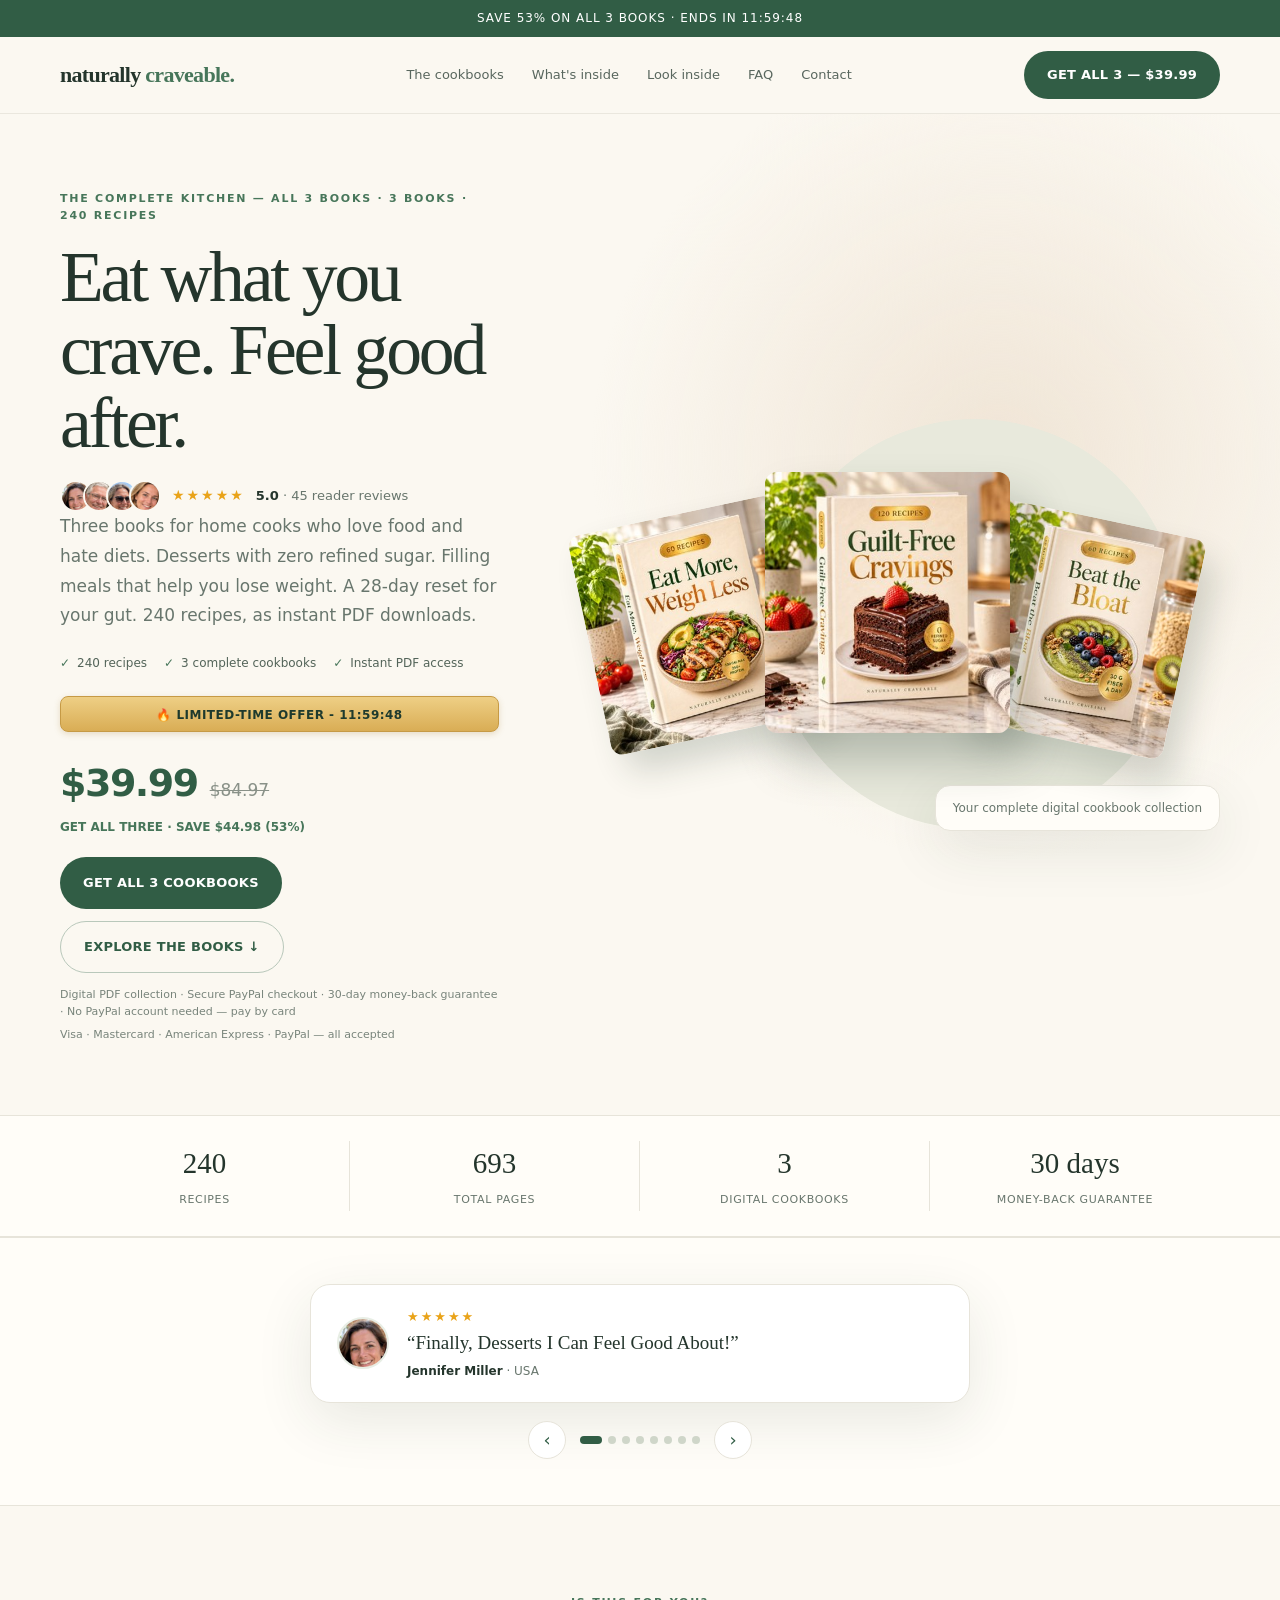
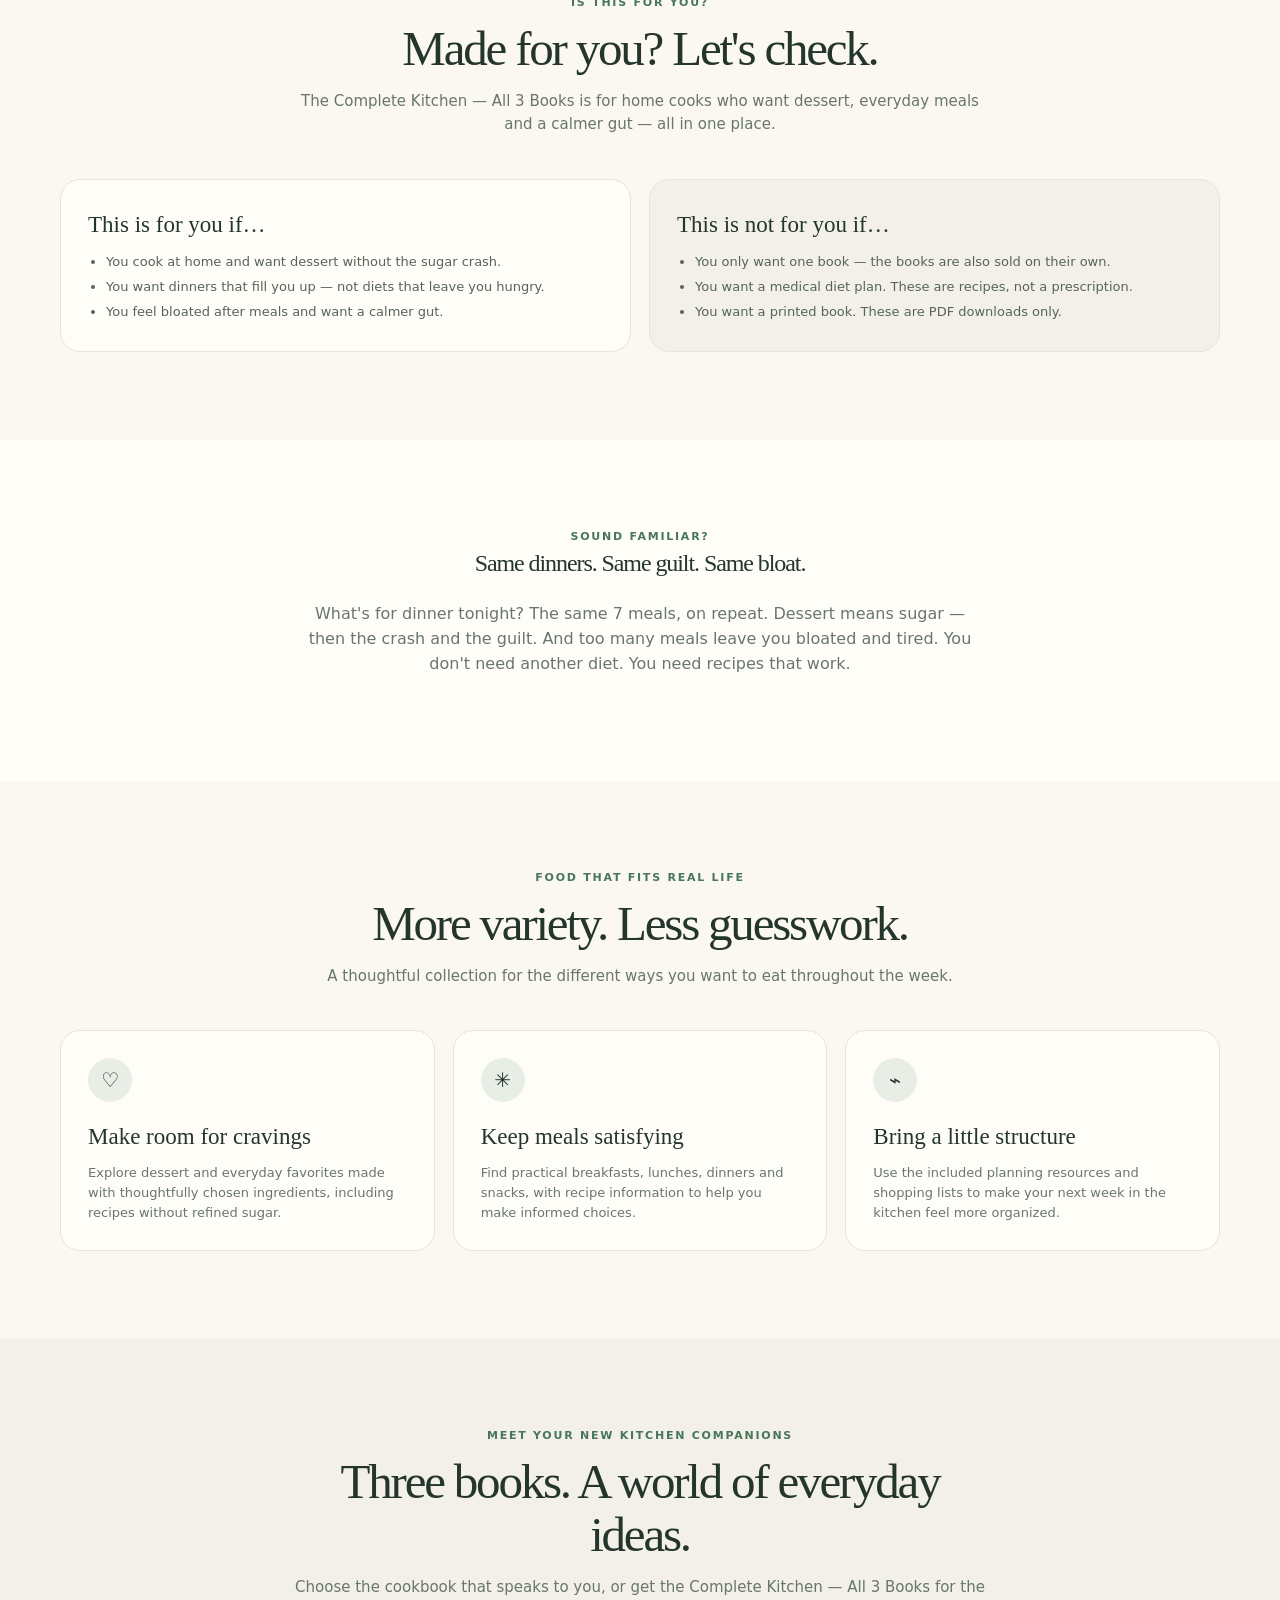
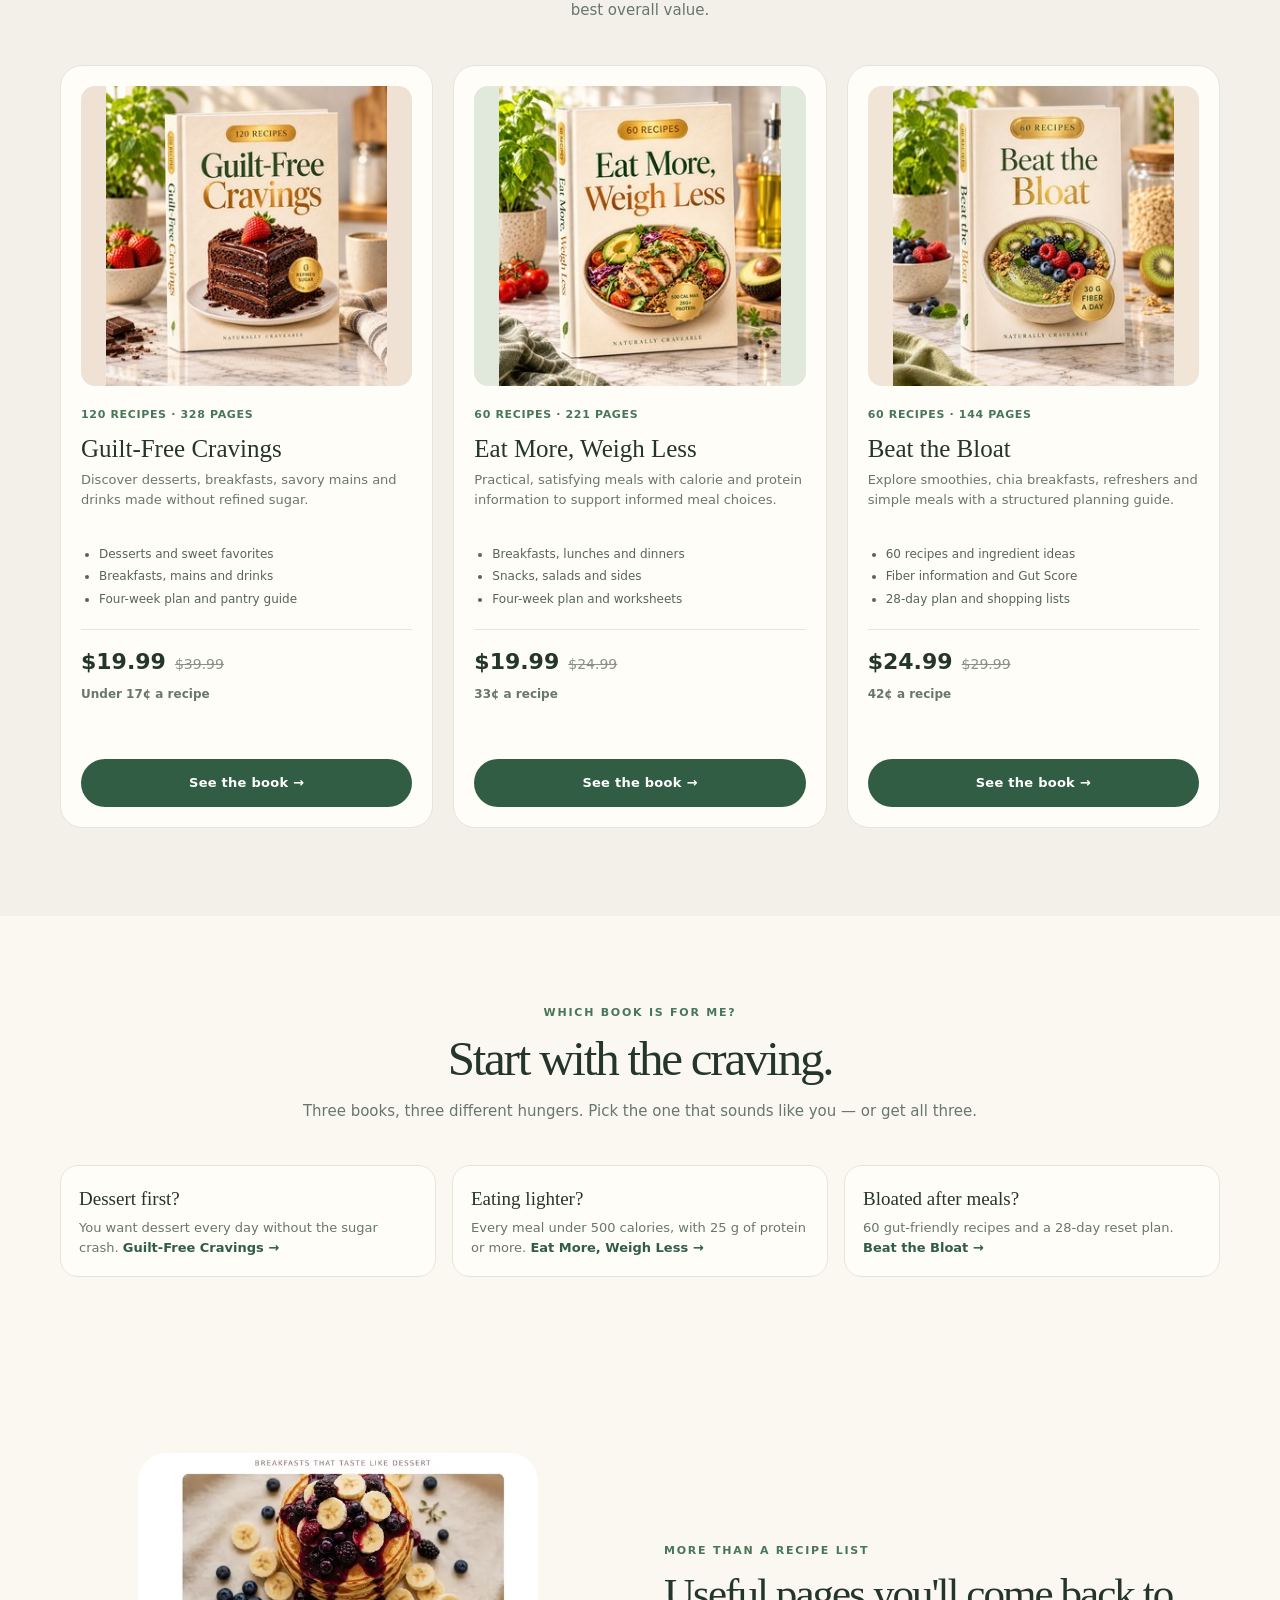
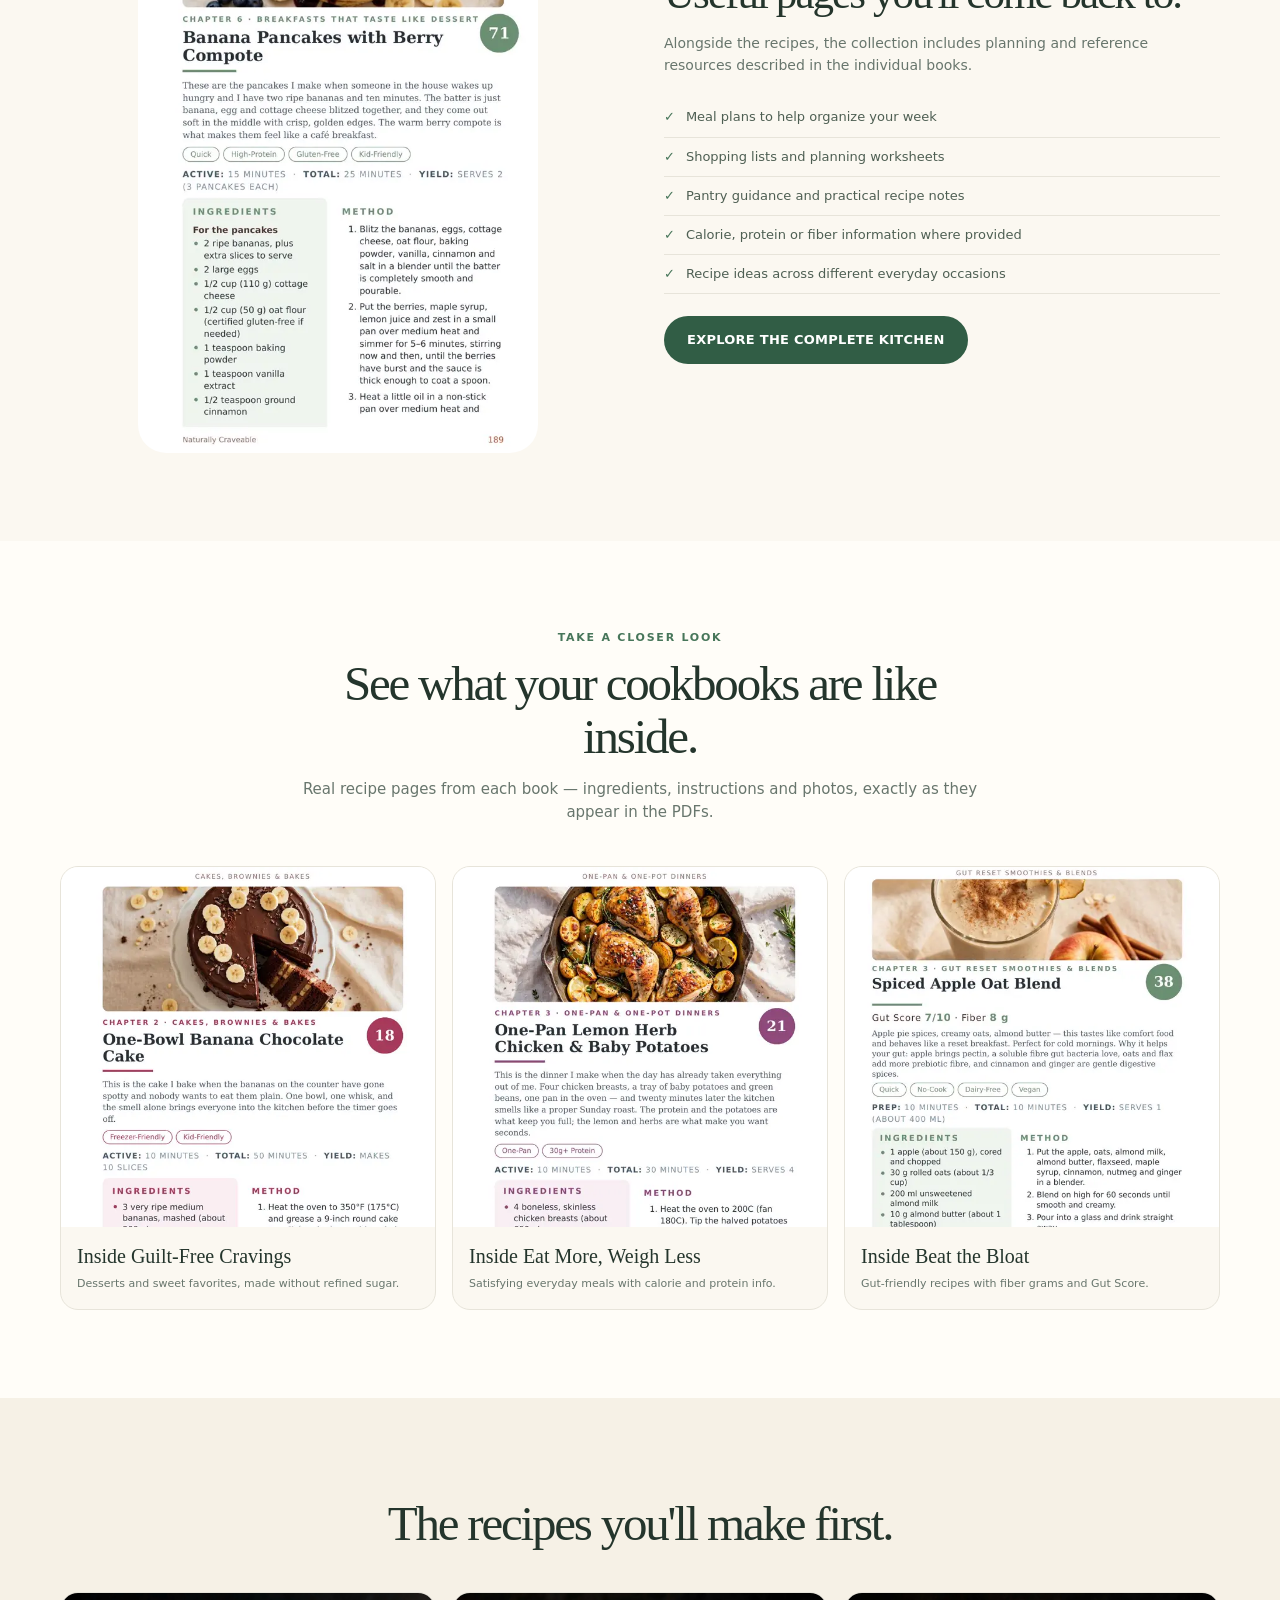
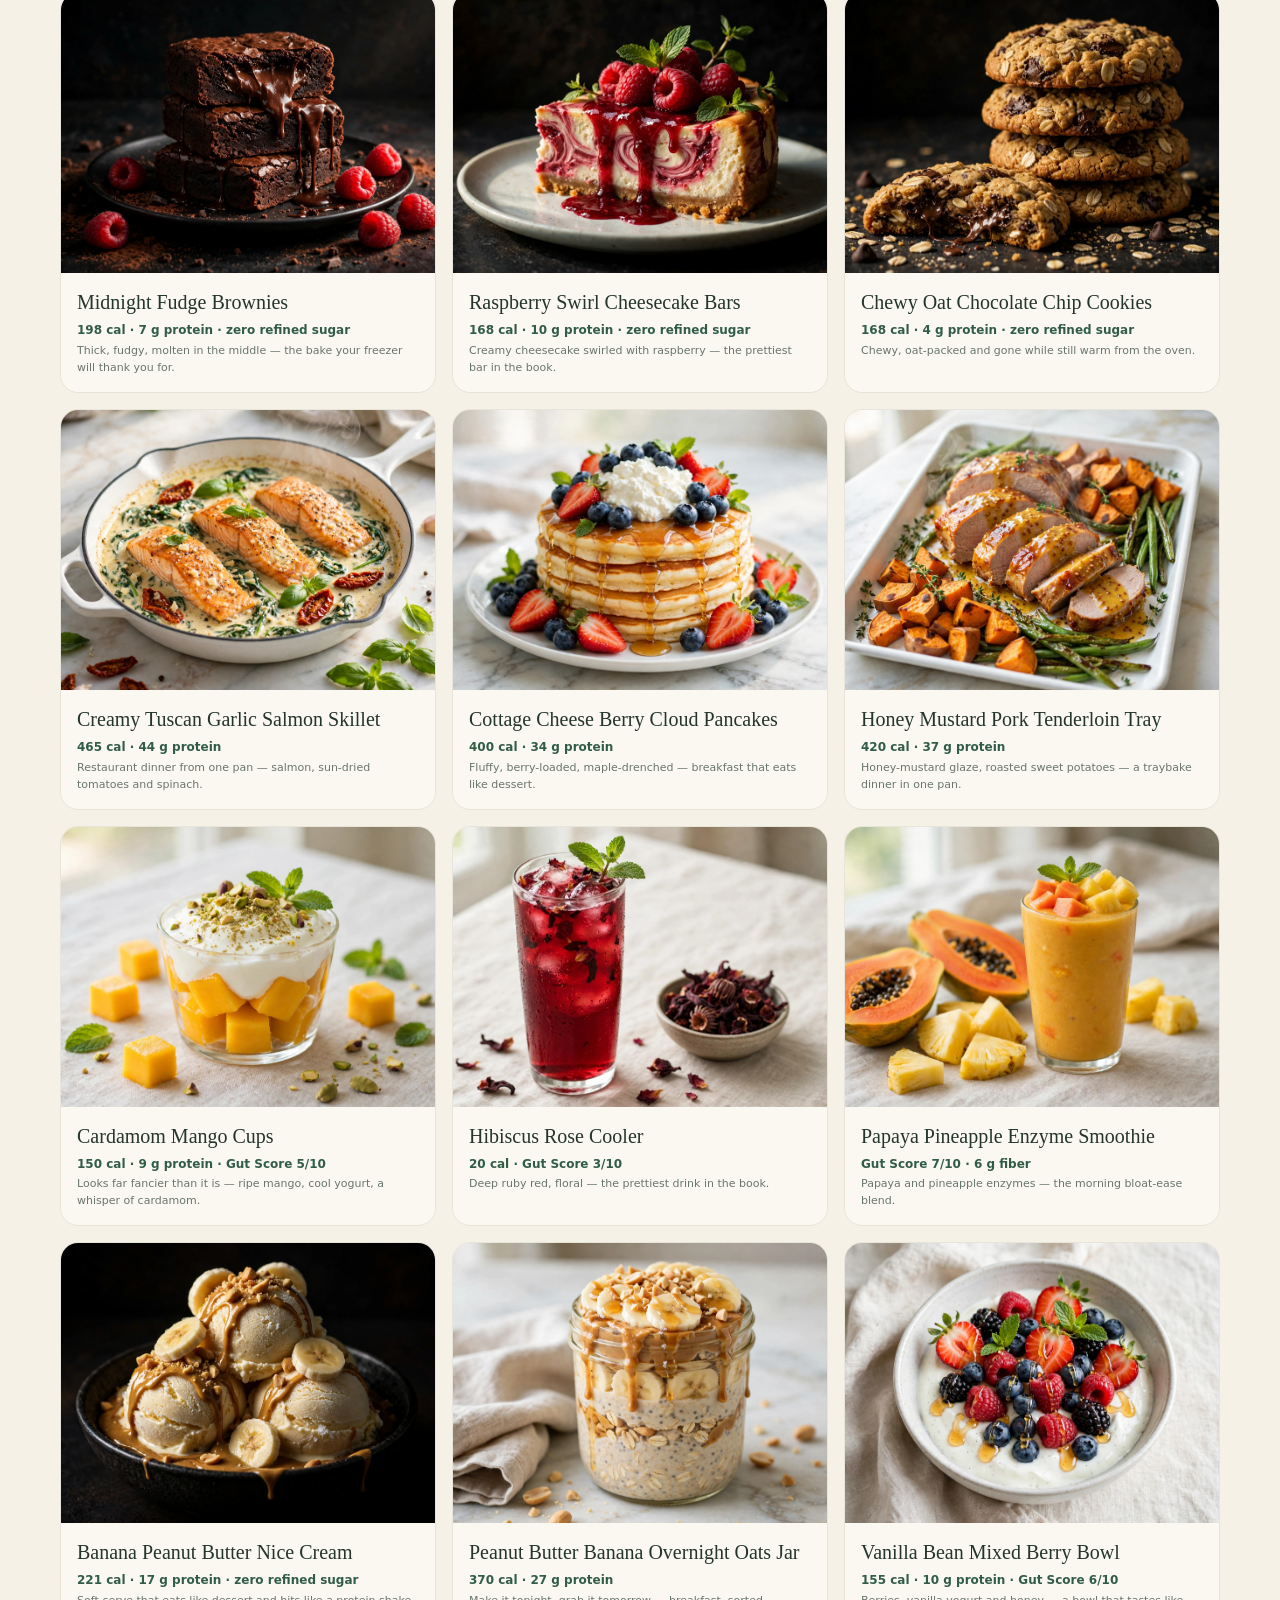
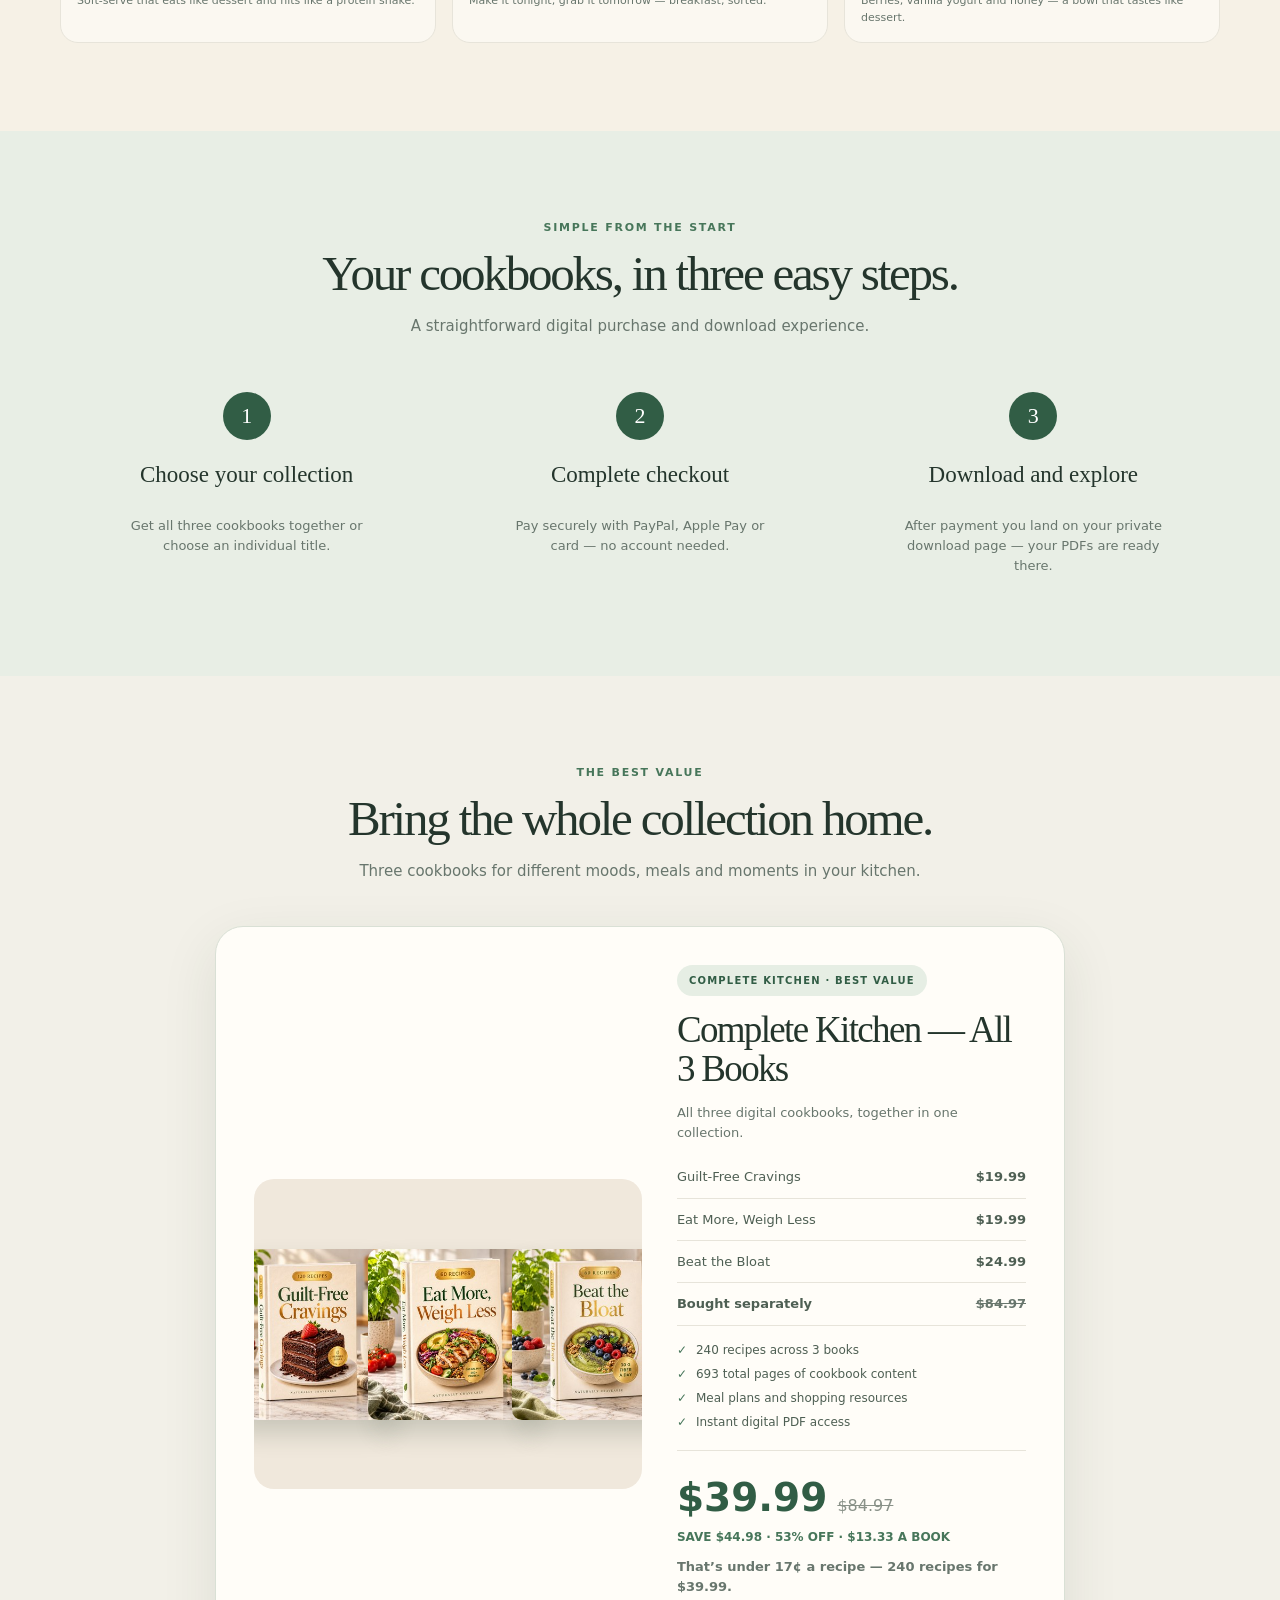
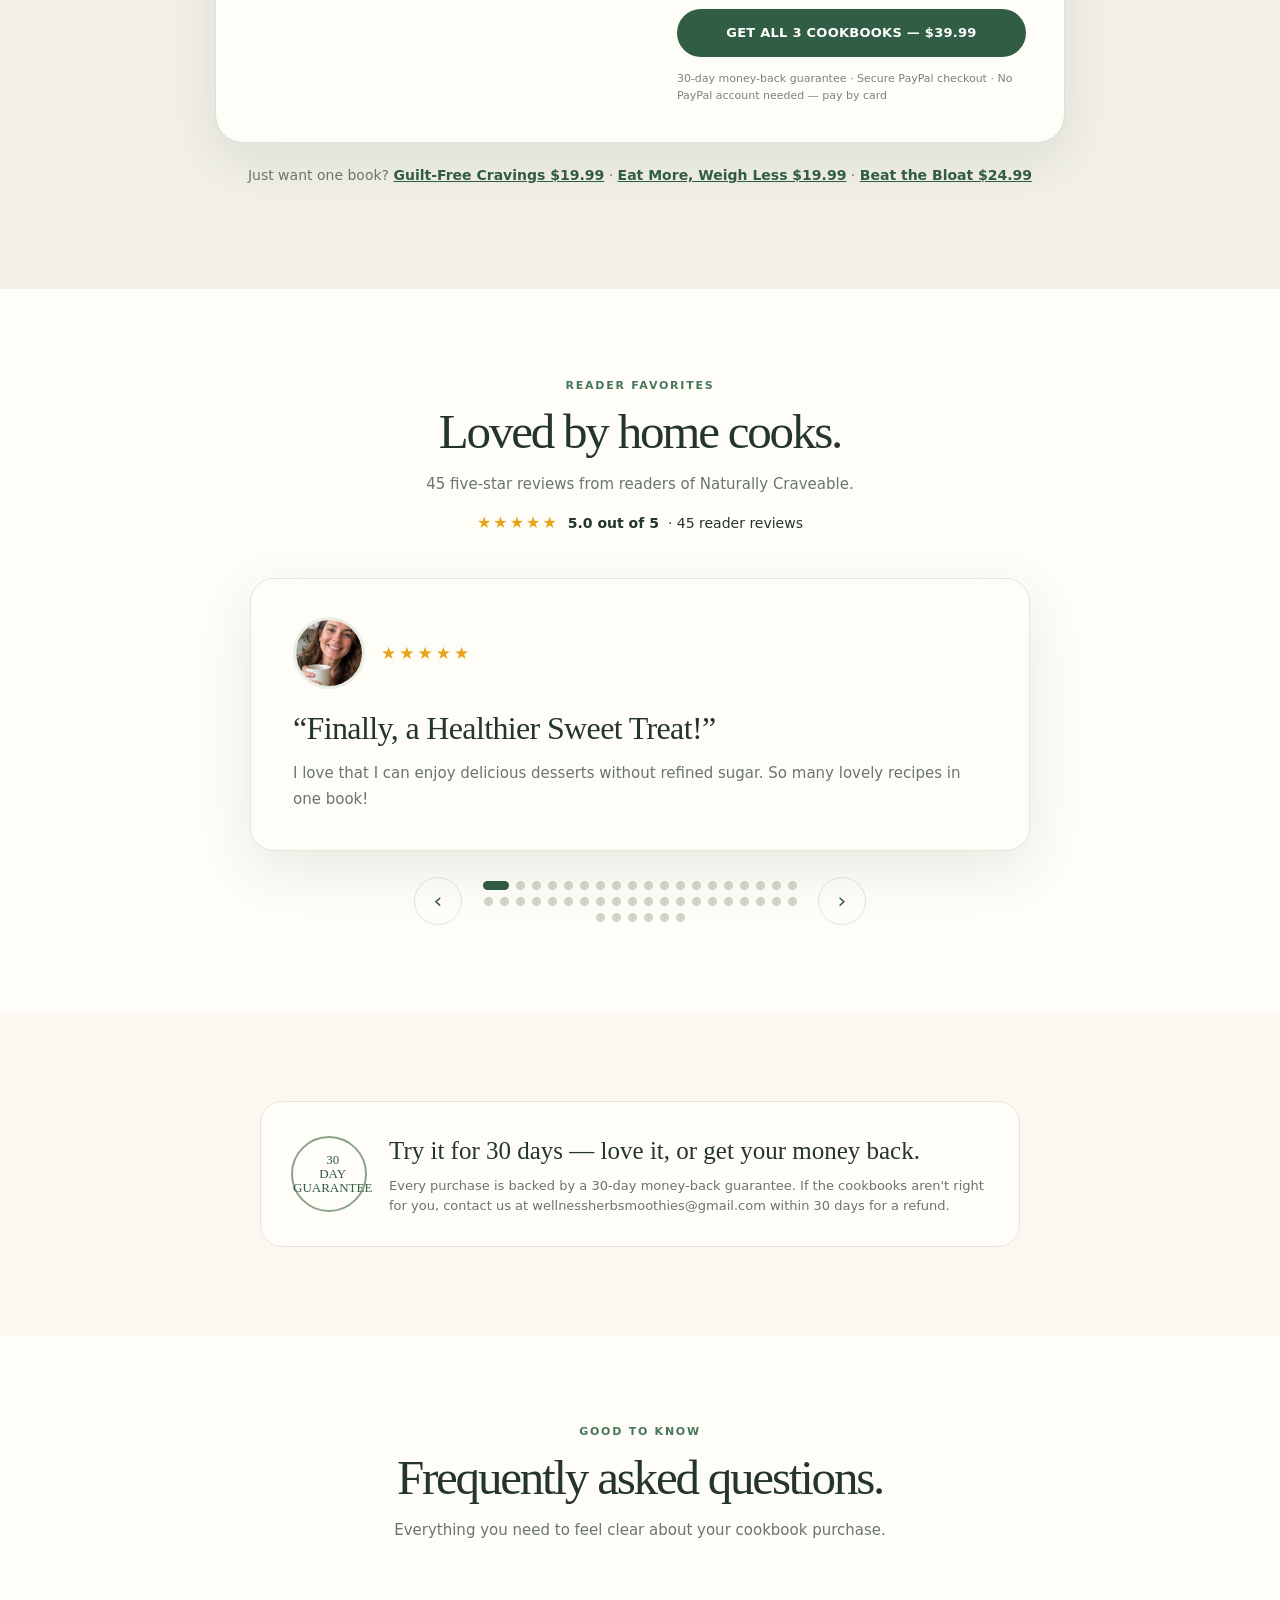
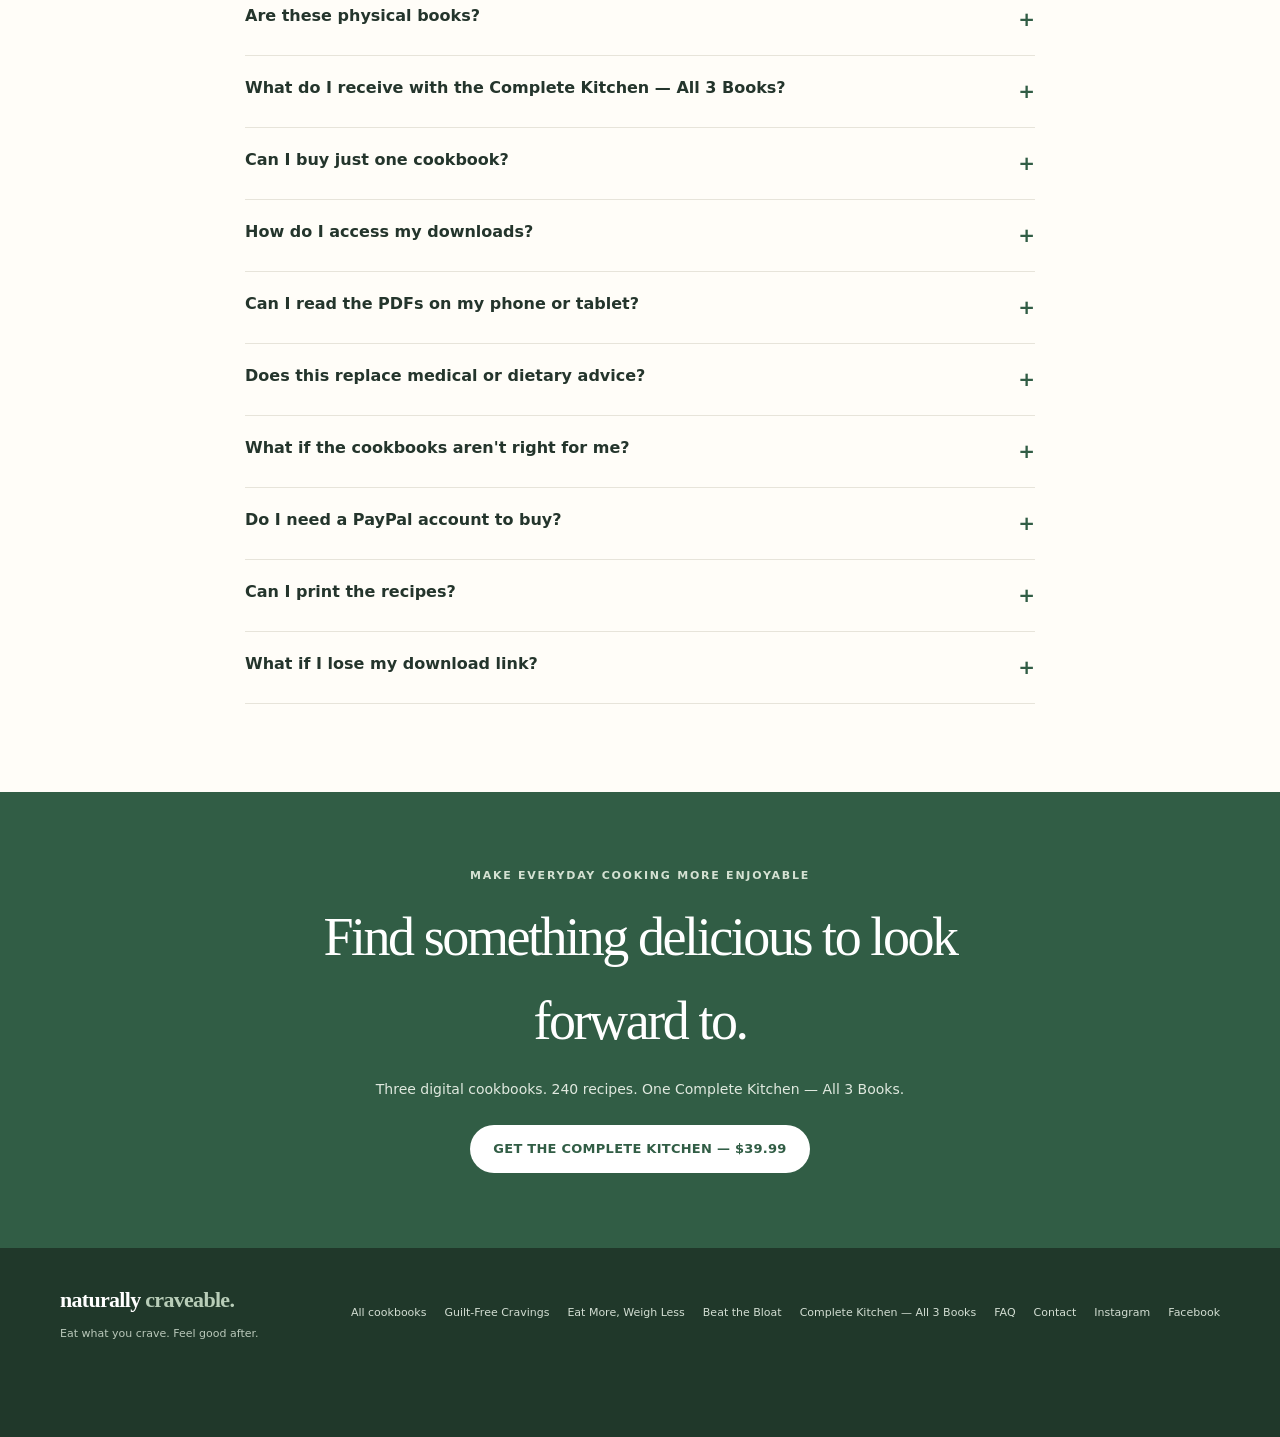
<file: complete-collection.html>
<!doctype html>
<html lang="en">
<head>
<meta charset="utf-8">
<meta name="viewport" content="width=device-width, initial-scale=1">
<!-- Google Analytics 4 -->
<script async src="https://www.googletagmanager.com/gtag/js?id=G-ELWDRG4J22"></script>
<script>window.dataLayer = window.dataLayer || []; function gtag(){dataLayer.push(arguments);} gtag('js', new Date()); gtag('config', 'G-ELWDRG4J22');</script>
<meta name="theme-color" content="#315d45">
<link rel="icon" type="image/x-icon" href="favicon.ico">
<link rel="icon" type="image/png" sizes="32x32" href="favicon-32x32.png">
<link rel="apple-touch-icon" sizes="180x180" href="apple-touch-icon.png">
<title>Naturally Craveable: Complete Kitchen — All 3 Books | 240 Recipes</title>
<meta name="description" content="All three Naturally Craveable cookbooks — 240 recipes for desserts, everyday meals and your gut — for $39.99. Zero refined sugar desserts, under-500-calorie meals, and a 28-day gut reset. Instant PDF download.">
<link rel="canonical" href="https://crave.thewellnessherb.com/complete-collection.html">
<script type="application/ld+json">{"@context": "https://schema.org", "@type": "Product", "name": "Naturally Craveable: Complete Kitchen — All 3 Books", "image": "https://crave.thewellnessherb.com/assets/cover-bundle.jpg", "description": "All three Naturally Craveable cookbooks — 240 recipes for desserts, everyday meals and your gut — for $39.99. Zero refined sugar desserts, under-500-calorie meals, and a 28-day gut reset. Instant PDF download.", "brand": {"@type": "Brand", "name": "Naturally Craveable"}, "aggregateRating": {"@type": "AggregateRating", "ratingValue": "5.0", "reviewCount": "45"}, "offers": {"@type": "Offer", "url": "https://crave.thewellnessherb.com/complete-collection.html", "priceCurrency": "USD", "price": "39.99", "availability": "https://schema.org/InStock"}}</script>
<meta property="og:type" content="website">
<meta property="og:site_name" content="Naturally Craveable">
<meta property="og:title" content="Complete Kitchen — All 3 Books — Eat what you crave. Feel good after.">
<meta property="og:description" content="240 recipes in 3 books — desserts, weight-loss meals, gut reset. $39.99. Instant PDF download.">
<meta property="og:url" content="https://crave.thewellnessherb.com/complete-collection.html">
<meta property="og:image" content="https://crave.thewellnessherb.com/assets/cover-900.jpg">
<meta property="og:image:width" content="900">
<meta property="og:image:height" content="1350">
<meta name="twitter:card" content="summary_large_image">
<meta name="twitter:title" content="Naturally Craveable: Complete Kitchen — All 3 Books">
<meta name="twitter:description" content="240 recipes in 3 books. $39.99. Instant PDF download.">
<meta name="twitter:image" content="https://crave.thewellnessherb.com/assets/cover-900.jpg">
<style>
:root{
 --ink:#24352c;--muted:#68766d;--green:#315d45;--green2:#47765a;--sage:#e8eee5;
 --cream:#fbf8f1;--paper:#fffdf8;--peach:#f4e2d2;--line:#e7e4da;--gold:#b78b51;
 --shadow:0 18px 55px rgba(37,55,43,.10);--radius:24px;--max:1160px
}
*{box-sizing:border-box}html{scroll-behavior:smooth}body{margin:0;background:var(--cream);color:var(--ink);font-family:Inter,ui-sans-serif,system-ui,-apple-system,BlinkMacSystemFont,"Segoe UI",sans-serif;line-height:1.55}
a{color:inherit;text-decoration:none}button{font:inherit}.wrap{width:min(var(--max),calc(100% - 44px));margin:auto}
.announcement{background:var(--green);color:#fff;text-align:center;padding:9px 16px;font-size:12px;letter-spacing:.08em}
header{position:sticky;top:0;z-index:20;background:rgba(251,248,241,.92);backdrop-filter:blur(14px);border-bottom:1px solid rgba(231,228,218,.8)}
.nav{height:76px;display:flex;align-items:center;justify-content:space-between;gap:20px}
.logo{font-family:Georgia,serif;font-size:22px;letter-spacing:-.7px;font-weight:700}.logo span{color:var(--green2)}
.navlinks{display:flex;gap:28px;color:#59675e;font-size:13px}.navlinks a:hover{color:var(--green)}
.navcta,.btn{display:inline-flex;align-items:center;justify-content:center;border:0;border-radius:999px;background:var(--green);color:white;padding:14px 23px;font-weight:700;font-size:13px;letter-spacing:.02em;transition:.2s;cursor:pointer}
.navcta:hover,.btn:hover{background:#244b35;transform:translateY(-1px)}.btn.secondary{background:transparent;color:var(--green);border:1px solid #b9c8bb}.btn.light{background:#fff;color:var(--green)}
.btn-buy{width:100%;margin-top:14px}
.eyebrow{font-size:11px;letter-spacing:.16em;text-transform:uppercase;font-weight:800;color:var(--green2)}
.hero{padding:76px 0 72px;overflow:hidden;background:radial-gradient(circle at 78% 34%,#f0e5d6 0,transparent 34%),var(--cream)}
.hero-grid{display:grid;grid-template-columns:1.02fr .98fr;gap:56px;align-items:center}
h1,h2,h3,p{margin-top:0}h1,h2,.serif{font-family:Georgia,"Times New Roman",serif;font-weight:500;letter-spacing:-.045em}
h1{font-size:clamp(44px,5.6vw,72px);line-height:1.02;margin:17px 0 20px;max-width:620px}
.hero-copy>p{font-size:17px;color:var(--muted);max-width:540px;line-height:1.75}
.hero-proof{display:flex;gap:17px;flex-wrap:wrap;margin:23px 0;color:#536459;font-size:12px}.hero-proof span:before{content:"✓";color:var(--green2);font-weight:900;margin-right:7px}
.price-line{display:flex;align-items:baseline;gap:12px;margin:22px 0 5px}.price{font-size:38px;font-weight:800;letter-spacing:-1.5px;color:var(--green)}.old{color:#899188;text-decoration:line-through;font-size:17px}
.saving{font-size:12px;color:var(--green2);font-weight:800}.hero-actions{display:flex;gap:12px;align-items:center;flex-wrap:wrap;margin-top:20px}.hero-actions .btn{min-height:52px}.micro{font-size:11px;color:#78847b;margin-top:13px}.pay-marks{font-size:11px;color:#78847b;margin-top:6px}
.book-stage{min-height:470px;position:relative;display:flex;align-items:center;justify-content:center}
.stage-blob{position:absolute;width:410px;height:410px;border-radius:50%;background:#e8e9dc;right:6%;top:8%}
.stage-book{position:relative;width:210px;height:auto;border-radius:12px;box-shadow:14px 20px 32px #26382d30}
.stage-book.b2{transform:rotate(-12deg) translate(30px,16px);z-index:1}
.stage-book.b1{transform:translateY(-14px);z-index:3;width:245px;box-shadow:18px 28px 44px #26382d45}
.stage-book.b3{transform:rotate(12deg) translate(-30px,20px);z-index:2}
.stage-note{position:absolute;bottom:20px;right:0;background:#fffdf8;border:1px solid var(--line);padding:13px 17px;border-radius:15px;box-shadow:var(--shadow);font-size:12px;color:var(--muted)}
.single-stage{min-height:470px;position:relative;display:flex;align-items:center;justify-content:center}
.single-stage .stage-blob{position:absolute;width:410px;height:410px;border-radius:50%;background:#e8e9dc;right:6%;top:8%}
.single-stage img{position:relative;width:360px;height:auto;border-radius:12px;box-shadow:18px 26px 44px #26382d45;transform:rotate(2deg);z-index:2}
.single-stage .stage-note{position:absolute;bottom:20px;right:0;background:#fffdf8;border:1px solid var(--line);padding:13px 17px;border-radius:15px;box-shadow:var(--shadow);font-size:12px;color:var(--muted)}
.stats{background:#fffdf8;border-block:1px solid var(--line)}.stats-grid{display:grid;grid-template-columns:repeat(4,1fr);padding:25px 0}.stat{text-align:center;border-right:1px solid var(--line)}.stat:last-child{border:0}.stat strong{display:block;font-family:Georgia,serif;font-size:29px;font-weight:500}.stat span{font-size:11px;color:var(--muted);letter-spacing:.06em;text-transform:uppercase}
section{padding:88px 0}.section-head{text-align:center;max-width:690px;margin:0 auto 42px}.section-head h2{font-size:clamp(34px,4vw,49px);line-height:1.08;margin:12px 0 14px}.section-head p{color:var(--muted);font-size:15px}
.for-grid{display:grid;grid-template-columns:1fr 1fr;gap:18px}.for-card{background:#fffdf8;border:1px solid var(--line);padding:27px;border-radius:20px}.for-card h3{font-family:Georgia,serif;font-size:23px;font-weight:500;margin-bottom:8px}.for-card ul{padding-left:18px;color:#56645a;font-size:13px;line-height:1.9;margin:0}.not-card{background:#f2f0e8}
.narrow{max-width:690px;margin:auto;text-align:center}.narrow p{color:var(--muted);font-size:16px}
.benefit-grid{display:grid;grid-template-columns:repeat(3,1fr);gap:18px}.benefit{background:#fffdf8;border:1px solid var(--line);padding:27px;border-radius:20px}.benefit-icon{width:44px;height:44px;border-radius:50%;display:grid;place-items:center;background:var(--sage);font-size:20px;margin-bottom:17px}.benefit h3{font-family:Georgia,serif;font-size:23px;font-weight:500;margin-bottom:8px}.benefit p{color:var(--muted);font-size:13px;margin:0}
.books{background:#f2f0e8}.book-grid{display:grid;grid-template-columns:repeat(3,1fr);gap:20px}.product{background:#fffdf8;border:1px solid var(--line);border-radius:22px;padding:20px;display:flex;flex-direction:column}.cover{height:300px;border-radius:14px;display:flex;align-items:center;justify-content:center;margin-bottom:20px;overflow:hidden;position:relative;background:#efe2d5}.cover img{width:100%;height:100%;object-fit:contain;display:block}.cover.c2{background:#e1e8dc}.cover.c3{background:#f1e5d7}
.product h3{font-family:Georgia,serif;font-size:25px;line-height:1.08;font-weight:500;margin:0 0 8px}.meta{font-size:11px;color:var(--green2);font-weight:800;letter-spacing:.06em;text-transform:uppercase;margin-bottom:12px}.product p{color:var(--muted);font-size:13px;min-height:60px}.product ul{padding-left:18px;color:#56645a;font-size:12px;line-height:1.9;margin:0 0 18px}.product-bottom{margin-top:auto;border-top:1px solid var(--line);padding-top:15px}.product-bottom .price-row{display:flex;align-items:baseline;gap:9px}.product-bottom strong{font-size:22px}.product-bottom del{color:#899188;font-size:14px}
.included-grid{display:grid;grid-template-columns:1fr 1fr;gap:48px;align-items:center}.included-art{min-height:0;aspect-ratio:2/3;max-width:400px;width:100%;margin-inline:auto;border-radius:28px;overflow:hidden;position:relative}.included-art img{width:100%;height:100%;object-fit:cover;display:block;position:absolute;inset:0}
.included-copy h2{font-size:43px;line-height:1.05;margin:12px 0 17px}.included-copy>p{color:var(--muted);font-size:14px}.checklist{list-style:none;padding:0;margin:22px 0}.checklist li{padding:9px 0;border-bottom:1px solid var(--line);font-size:13px;color:#4e5f53}.checklist li:before{content:"✓";color:var(--green2);font-weight:900;margin-right:11px}
.preview{background:#fffdf8}.preview-grid{display:grid;grid-template-columns:repeat(3,1fr);gap:16px}.preview-grid.two{grid-template-columns:repeat(2,1fr)}.preview-card{border:1px solid var(--line);border-radius:18px;overflow:hidden;background:var(--cream)}.preview-img{height:360px;overflow:hidden}.preview-img img{width:100%;height:100%;object-fit:cover;object-position:top;display:block}.preview-card h3{font-family:Georgia,serif;font-size:20px;font-weight:500;margin:14px 16px 3px}.preview-card p{font-size:11px;color:var(--muted);margin:0 16px 16px}
.gallery-sec{background:#f6f1e6}
.gallery-img{height:280px}
.gallery-img img{object-position:center}
.preview-card .macro{font-size:12px;font-weight:700;color:var(--green);margin:0 16px 2px}
.per-recipe{font-size:13px;font-weight:700;color:var(--green);margin:10px 0 0}
.per-recipe.small{font-size:12px;margin:6px 0 0}
.compare-wrap{margin-top:20px}
.compare-wrap h3{font-family:Georgia,serif;font-size:24px;font-weight:500;margin:0 0 6px}
.compare-wrap p{font-size:13px;color:var(--muted);margin:10px 0 0}
.compare{width:100%;border-collapse:collapse;font-size:13px}
.compare th,.compare td{padding:8px 10px;border-bottom:1px solid var(--line);text-align:left}
.compare th{font-size:11px;letter-spacing:.08em;text-transform:uppercase;color:var(--muted)}
.compare td:first-child{font-weight:600}
.compare .yes{color:var(--green);font-weight:700}
.persona-grid{display:grid;grid-template-columns:repeat(3,1fr);gap:16px}
.persona{border:1px solid var(--line);border-radius:18px;background:var(--paper);padding:18px}
.persona h3{font-family:Georgia,serif;font-size:19px;font-weight:500;margin:0 0 4px}
.persona p{font-size:13px;color:var(--muted);margin:0}
.persona a{color:var(--green);font-weight:700}

.how{background:var(--sage)}.steps{display:grid;grid-template-columns:repeat(3,1fr);gap:20px}.step{text-align:center;padding:12px}.step-num{width:48px;height:48px;margin:0 auto 17px;border-radius:50%;background:var(--green);color:white;display:grid;place-items:center;font-family:Georgia,serif;font-size:22px}.step h3{font-family:Georgia,serif;font-weight:500;font-size:23px}.step p{font-size:13px;color:var(--muted);max-width:260px;margin:auto}
.bundle{background:#f2f0e8}.bundle-card{max-width:850px;margin:auto;background:#fffdf8;border:1px solid #d9e0d5;border-radius:28px;box-shadow:var(--shadow);padding:38px;display:grid;grid-template-columns:1fr .9fr;gap:35px;align-items:center}.bundle-visual{background:#f0e8dc;border-radius:20px;min-height:310px;display:flex;align-items:center;justify-content:center;overflow:hidden}.bundle-visual img{width:160px;height:auto;border-radius:10px;box-shadow:10px 14px 24px #26382d30;margin:0 -8px}.bundle-visual.single img{width:280px;margin:0}.pill{display:inline-block;background:#e6eee4;color:var(--green);font-size:10px;font-weight:900;letter-spacing:.12em;padding:8px 12px;border-radius:99px}.bundle-copy h2{font-size:37px;line-height:1.04;margin:15px 0}.bundle-copy p{font-size:13px;color:var(--muted)}.bundle-list{padding:0;list-style:none;font-size:12px;color:#4e5f53;line-height:2}.bundle-list li:before{content:"✓";color:var(--green2);font-weight:900;margin-right:9px}.bundle-price{display:flex;align-items:baseline;gap:10px;border-top:1px solid var(--line);padding-top:17px;margin-top:16px}.bundle-price strong{font-size:39px;color:var(--green)}.bundle-price del{color:#899188}.bundle-copy .btn{width:100%;margin-top:12px}
.stack{padding:0;list-style:none;font-size:13px;color:#4e5f53;line-height:2.1;margin:0 0 4px}.stack li{display:flex;justify-content:space-between;gap:12px;border-bottom:1px solid var(--line);padding:7px 0}.stack li span:last-child{font-weight:700;white-space:nowrap}.stack-total{font-weight:800}.stack-total s{color:var(--muted)}
.cross-sell{text-align:center;margin-top:22px;font-size:14px;color:var(--muted)}.cross-sell a{color:var(--green);font-weight:700;text-decoration:underline}
.guarantee{display:flex;gap:22px;align-items:center;max-width:760px;margin:auto;padding:30px;border:1px solid var(--line);background:#fffdf8;border-radius:22px}.seal{width:76px;height:76px;flex:0 0 76px;border:2px solid #8ca48c;border-radius:50%;display:grid;place-items:center;color:var(--green);font-family:Georgia,serif;text-align:center;font-size:13px;line-height:1.1}.guarantee h3{font-family:Georgia,serif;font-size:25px;font-weight:500;margin:0 0 5px}.guarantee p{font-size:13px;color:var(--muted);margin:0}
.faq{background:#fffdf8}.faq-list{max-width:790px;margin:auto}.faq-item{border-bottom:1px solid var(--line)}.faq-q{width:100%;display:flex;justify-content:space-between;gap:20px;text-align:left;background:none;border:0;padding:20px 0;color:var(--ink);font-weight:700;cursor:pointer}.faq-q span:last-child{font-size:20px;color:var(--green)}.faq-a{display:none;color:var(--muted);font-size:13px;padding:0 30px 18px 0}.faq-item.open .faq-a{display:block}
.final-cta{background:var(--green);color:white;text-align:center;padding:75px 0}.final-cta .eyebrow{color:#d4e1d2}.final-cta h2{font-size:clamp(36px,4.6vw,54px);max-width:730px;margin:12px auto 15px}.final-cta p{color:#e0e9df;font-size:14px}.final-cta .btn{background:#fff;color:var(--green);margin-top:10px}
footer{padding:35px 0 95px;background:#20382a;color:#e6ede4}.footer-row{display:flex;justify-content:space-between;gap:25px;align-items:center}.footer-row p{font-size:11px;color:#b9c8ba;margin:8px 0 0}.footer-links{display:flex;gap:18px;font-size:11px;color:#d2ddd2}
.mobile-buy{display:none}
@media(max-width:850px){.hero-grid{gap:20px}.book-stage{min-height:390px}.stage-book{width:170px}.stage-book.b1{width:200px}.book-stage .stage-blob{width:330px;height:330px}.single-stage{min-height:400px}.single-stage img{width:340px}.bundle-card{gap:22px;padding:26px}.navlinks{gap:15px}}
@media(max-width:680px){
 .wrap{width:min(100% - 32px,var(--max))}.announcement{font-size:10px}.nav{height:64px}.navlinks{display:none}.navcta{padding:11px 15px;font-size:11px}
 .hero{padding:48px 0 38px}.hero-grid{grid-template-columns:minmax(0,1fr);gap:6px}.hero-copy{text-align:center}.hero-copy>p{font-size:15px;margin-inline:auto}.hero h1{font-size:46px}.hero-proof{justify-content:center;gap:10px}.hero-actions{justify-content:center}.hero-actions .btn{width:100%}.price-line{justify-content:center}.book-stage{min-height:315px;margin-top:0}.stage-blob{width:280px!important;height:280px!important;right:auto!important;top:0!important}.stage-book{width:150px;margin:0 -12px}.stage-book.b1{width:165px}.stage-book.b2{transform:rotate(-12deg) translate(18px,16px)}.stage-book.b3{transform:rotate(12deg) translate(-18px,20px)}.book-stage .stage-note{bottom:0;right:2px;font-size:10px}
 .single-stage{min-height:380px;margin-top:0}.single-stage img{width:340px}.single-stage .stage-blob{width:300px!important;height:300px!important;right:auto!important;top:0!important}.single-stage .stage-note{bottom:0;right:2px;font-size:10px}
 .stats-grid{grid-template-columns:repeat(2,1fr);row-gap:17px;padding:22px 0}.stat:nth-child(2){border:0}.stat strong{font-size:25px}
 section{padding:62px 0}.section-head{margin-bottom:28px}.section-head h2{font-size:36px}.for-grid{grid-template-columns:1fr}.benefit-grid,.book-grid,.steps{grid-template-columns:1fr}.benefit{padding:22px}.product{padding:17px}.cover{height:260px}.product p{min-height:0}
 .included-grid{grid-template-columns:1fr;gap:28px}.included-art{min-height:0;max-width:340px}.included-copy h2{font-size:36px}
 .preview-grid{grid-template-columns:1fr 1fr;gap:10px}.preview-grid.two{grid-template-columns:1fr 1fr}.preview-img{height:220px}.gallery-img{height:200px}.preview-card .macro{margin:0 11px 2px}.persona-grid{grid-template-columns:1fr}.compare{font-size:12px}.compare-wrap h3{font-size:20px}.preview-card h3{font-size:17px;margin:11px 11px 2px}.preview-card p{margin:0 11px 12px;font-size:10px}
 .bundle-card{grid-template-columns:1fr;padding:17px;gap:20px}.bundle-visual{min-height:260px}.bundle-visual img{width:130px}.bundle-visual.single img{width:230px}.bundle-copy{padding:0 5px 8px}.bundle-copy h2{font-size:32px}
 .guarantee{padding:20px;align-items:flex-start}.seal{width:62px;height:62px;flex-basis:62px;font-size:11px}.guarantee h3{font-size:21px}
 .final-cta{padding:60px 0}.footer-row{align-items:flex-start;flex-direction:column}.footer-links{flex-wrap:wrap}
 .mobile-buy{display:flex;position:fixed;z-index:30;bottom:0;left:0;right:0;padding:10px 16px calc(10px + env(safe-area-inset-bottom));background:rgba(255,253,248,.96);backdrop-filter:blur(12px);border-top:1px solid var(--line);align-items:center;justify-content:space-between;gap:12px;transform:translateY(110%);transition:transform .25s}.mobile-buy.visible{transform:translateY(0)}.mobile-buy .mini-price{font-weight:800;color:var(--green);font-size:19px}.mobile-buy small{display:block;color:var(--muted);font-size:9px}.mobile-buy .btn{padding:12px 17px;font-size:11px;white-space:nowrap}
}
@media(prefers-reduced-motion:reduce){html{scroll-behavior:auto}*,*:before,*:after{transition:none!important}}

.hero-rating{display:flex;align-items:center;gap:11px;margin-top:18px;text-decoration:none;color:var(--ink)}
.hero-avatars{display:flex}
.hero-avatars img{width:32px;height:32px;border-radius:50%;object-fit:cover;border:2px solid #fbf8f1;margin-left:-9px}
.hero-avatars img:first-child{margin-left:0}
.hero-rating .stars{color:#e9a319;font-size:14px;letter-spacing:2px}
.hero-rating span:last-child{font-size:13px;color:var(--muted)}
.hero-rating strong{color:var(--ink)}
.review-summary{display:flex;align-items:center;justify-content:center;gap:9px;margin-top:14px;font-size:14px}
.review-summary .stars{color:#e9a319;font-size:16px;letter-spacing:2px}
.carousel{max-width:780px;margin:auto}
.review-viewport{position:relative}
.review-slide{display:none;background:#fffdf8;border:1px solid var(--line);border-radius:24px;padding:38px 42px;box-shadow:var(--shadow)}
.review-slide.active{display:block}
.review-top{display:flex;align-items:center;gap:16px;margin-bottom:20px}
.review-avatar{width:72px;height:72px;border-radius:50%;object-fit:cover;flex:0 0 72px;border:3px solid var(--sage)}
.review-slide .stars{color:#e9a319;font-size:17px;letter-spacing:3px}
.review-quote{font-family:Georgia,serif;font-size:clamp(24px,3vw,32px);line-height:1.2;letter-spacing:-.02em;font-weight:500;margin:0 0 14px}
.review-slide p{color:var(--muted);font-size:15px;line-height:1.7;margin:0}
.review-who{margin-top:16px;font-size:13px;color:var(--muted)}
.review-who strong{color:var(--ink)}
.carousel-nav{display:flex;align-items:center;justify-content:center;gap:18px;margin-top:26px}
.carousel-arrow{width:48px;height:48px;border-radius:50%;border:1px solid var(--line);background:#fffdf8;color:var(--green);font-size:22px;line-height:1;cursor:pointer;display:grid;place-items:center;flex:0 0 48px}
.carousel-arrow:hover{background:var(--sage)}
.carousel-dots{display:flex;gap:7px;flex-wrap:wrap;justify-content:center;max-width:320px}
.carousel-dots button{width:9px;height:9px;border-radius:99px;border:0;background:#cfd6c9;cursor:pointer;padding:0}
.carousel-dots button.active{width:26px;background:var(--green)}
.mini-reviews{padding:46px 0;background:#fffdf8;border-block:1px solid var(--line)}
.mini-carousel{max-width:660px;margin:auto}
.mini-slide{display:none;background:#fff;border:1px solid var(--line);border-radius:20px;padding:22px 26px;align-items:center;gap:18px;box-shadow:var(--shadow)}
.mini-slide.active{display:flex}
.mini-avatar{width:52px;height:52px;border-radius:50%;object-fit:cover;flex:0 0 52px;border:2px solid var(--sage)}
.mini-slide .stars{color:#e9a319;font-size:13px;letter-spacing:2px}
.mini-quote{font-family:Georgia,serif;font-size:19px;line-height:1.3;margin:4px 0 6px}
.mini-who{font-size:12px;color:var(--muted)}
.mini-who strong{color:var(--ink)}
.mini-nav{display:flex;align-items:center;justify-content:center;gap:14px;margin-top:18px}
.mini-arrow{width:38px;height:38px;border-radius:50%;border:1px solid var(--line);background:#fff;color:var(--green);font-size:18px;line-height:1;cursor:pointer;display:grid;place-items:center;flex:0 0 38px}
.mini-arrow:hover{background:var(--sage)}
.mini-dots{display:flex;gap:6px}
.mini-dots button{width:8px;height:8px;border-radius:99px;border:0;background:#cfd6c9;cursor:pointer;padding:0}
.mini-dots button.active{width:22px;background:var(--green)}
@media(max-width:680px){.hero-rating{justify-content:center}.mini-slide{padding:18px}.mini-quote{font-size:17px}.review-slide{padding:26px 22px}.review-avatar{width:56px;height:56px;flex-basis:56px}.carousel-arrow{width:42px;height:42px;flex-basis:42px}}
@media(max-width:680px){.book-stage{order:-1}}
</style>
</head>
<body>
<div class="announcement">SAVE 53% ON ALL 3 BOOKS · ENDS IN <span class="cd" style="font-variant-numeric:tabular-nums">12:00:00</span></div>
<header>
 <div class="wrap nav">
  <a class="logo" href="https://crave.thewellnessherb.com/">naturally <span>craveable.</span></a>
  <nav class="navlinks"><a href="#cookbooks">The cookbooks</a><a href="#inside">What's inside</a><a href="#previews">Look inside</a><a href="#faq">FAQ</a><a href="mailto:wellnessherbsmoothies@gmail.com">Contact</a></nav>
  <a class="navcta" href="#bundle">GET ALL 3 — $39.99</a>
 </div>
</header>
<main>
<section class="hero">
 <div class="wrap hero-grid">
  <div class="hero-copy">
   <div class="eyebrow">The Complete Kitchen — All 3 Books · 3 books · 240 recipes</div>
   <h1>Eat what you crave. Feel good after.</h1>
  <a class="hero-rating" href="#reviews"><span class="hero-avatars"><img src="assets/reviews/avatar-22.jpg" alt="" loading="lazy"><img src="assets/reviews/avatar-23.jpg" alt="" loading="lazy"><img src="assets/reviews/avatar-24.jpg" alt="" loading="lazy"><img src="assets/reviews/avatar-26.jpg" alt="" loading="lazy"></span><span class="stars">★★★★★</span><span><strong>5.0</strong> · 45 reader reviews</span></a>
   <p>Three books for home cooks who love food and hate diets. Desserts with zero refined sugar. Filling meals that help you lose weight. A 28-day reset for your gut. 240 recipes, as instant PDF downloads.</p>
   <div class="hero-proof"><span>240 recipes</span><span>3 complete cookbooks</span><span>Instant PDF access</span></div>
      <style>
   .bf-countdown{margin:8px 0 0;background:linear-gradient(180deg,#eecf85,#d9ad55);border:1px solid #c69a45;border-radius:8px;padding:5px 10px;text-align:center;box-shadow:0 2px 6px rgba(160,120,40,.22)}
   .bf-countdown span{font-size:12px;font-weight:800;letter-spacing:.04em;color:#1e3a2d}
   @media(max-width:680px){.bf-countdown{padding:5px 8px}.bf-countdown span{font-size:12px;letter-spacing:.03em}}
   </style>
   <div class="bf-countdown"><span>🔥 LIMITED-TIME OFFER - <span class="cd-t">12:00:00</span></span></div>
   <div class="price-line"><span class="price">$39.99</span><span class="old">$84.97</span></div>
   <div class="saving">GET ALL THREE · SAVE $44.98 (53%)</div>
   <div class="hero-actions"><a class="btn" href="#bundle">GET ALL 3 COOKBOOKS</a><a class="btn secondary" href="#cookbooks">EXPLORE THE BOOKS ↓</a></div>
   <div class="micro">Digital PDF collection · Secure PayPal checkout · 30-day money-back guarantee · No PayPal account needed — pay by card</div>
   <div class="pay-marks">Visa · Mastercard · American Express · PayPal — all accepted</div>
  </div>
  <div class="book-stage" aria-label="The three Naturally Craveable cookbooks">
   <div class="stage-blob"></div>
   <img class="stage-book b2" src="assets/cover-b2-300.jpg" alt="Eat More, Weigh Less cover" width="300" height="320">
   <img class="stage-book b1" src="assets/cover-b1-300.jpg" alt="Guilt-Free Cravings cover" width="300" height="320" fetchpriority="high">
   <img class="stage-book b3" src="assets/cover-b3-300.jpg" alt="Beat the Bloat cover" width="300" height="320">
   <div class="stage-note">Your complete digital cookbook collection</div>
  </div>
 </div>
</section>
<div class="stats"><div class="wrap stats-grid">
 <div class="stat"><strong>240</strong><span>Recipes</span></div><div class="stat"><strong>693</strong><span>Total pages</span></div><div class="stat"><strong>3</strong><span>Digital cookbooks</span></div><div class="stat"><strong>30 days</strong><span>Money-back guarantee</span></div>
</div></div>
<section class="mini-reviews"><div class="wrap">
  <div class="mini-carousel" id="miniCarousel">
   <div class="mini-viewport">
   <article class="mini-slide active"><img class="mini-avatar" src="assets/reviews/avatar-22.jpg" alt="Jennifer Miller" loading="lazy"><div class="mini-body"><div class="stars">★★★★★</div><p class="mini-quote">&ldquo;Finally, Desserts I Can Feel Good About!&rdquo;</p><div class="mini-who"><strong>Jennifer Miller</strong> · USA</div></div></article>
   <article class="mini-slide"><img class="mini-avatar" src="assets/reviews/avatar-23.jpg" alt="David Wilson" loading="lazy"><div class="mini-body"><div class="stars">★★★★★</div><p class="mini-quote">&ldquo;A Lovely Surprise&rdquo;</p><div class="mini-who"><strong>David Wilson</strong> · UK</div></div></article>
   <article class="mini-slide"><img class="mini-avatar" src="assets/reviews/avatar-24.jpg" alt="Sarah Thompson" loading="lazy"><div class="mini-body"><div class="stars">★★★★★</div><p class="mini-quote">&ldquo;Beautiful Recipes!&rdquo;</p><div class="mini-who"><strong>Sarah Thompson</strong> · Canada</div></div></article>
   <article class="mini-slide"><img class="mini-avatar" src="assets/reviews/avatar-26.jpg" alt="Emma Davis" loading="lazy"><div class="mini-body"><div class="stars">★★★★★</div><p class="mini-quote">&ldquo;Worth Every Penny&rdquo;</p><div class="mini-who"><strong>Emma Davis</strong> · UK</div></div></article>
   <article class="mini-slide"><img class="mini-avatar" src="assets/reviews/avatar-27.jpg" alt="Michael Brown" loading="lazy"><div class="mini-body"><div class="stars">★★★★★</div><p class="mini-quote">&ldquo;Chocolate Lovers Will Enjoy This!&rdquo;</p><div class="mini-who"><strong>Michael Brown</strong> · USA</div></div></article>
   <article class="mini-slide"><img class="mini-avatar" src="assets/reviews/avatar-28.jpg" alt="Helen Taylor" loading="lazy"><div class="mini-body"><div class="stars">★★★★★</div><p class="mini-quote">&ldquo;A Wonderful Collection&rdquo;</p><div class="mini-who"><strong>Helen Taylor</strong> · UK</div></div></article>
   <article class="mini-slide"><img class="mini-avatar" src="assets/reviews/avatar-36.jpg" alt="Rachel Green" loading="lazy"><div class="mini-body"><div class="stars">★★★★★</div><p class="mini-quote">&ldquo;Perfect for Sweet Cravings&rdquo;</p><div class="mini-who"><strong>Rachel Green</strong> · Australia</div></div></article>
   <article class="mini-slide"><img class="mini-avatar" src="assets/reviews/avatar-45.jpg" alt="Richard Moore" loading="lazy"><div class="mini-body"><div class="stars">★★★★★</div><p class="mini-quote">&ldquo;Very Happy With My Purchase&rdquo;</p><div class="mini-who"><strong>Richard Moore</strong> · UK</div></div></article>
   </div>
   <div class="mini-nav"><button class="mini-arrow" id="miniPrev" aria-label="Previous review">&lsaquo;</button><div class="mini-dots" id="miniDots"></div><button class="mini-arrow" id="miniNext" aria-label="Next review">&rsaquo;</button></div>
  </div>
 </div></section>
<section>
 <div class="wrap">
  <div class="section-head"><div class="eyebrow">Is this for you?</div><h2>Made for you? Let's check.</h2><p>The Complete Kitchen — All 3 Books is for home cooks who want dessert, everyday meals and a calmer gut — all in one place.</p></div>
  <div class="for-grid">
   <div class="for-card"><h3>This is for you if…</h3>
    <ul><li>You cook at home and want dessert without the sugar crash.</li><li>You want dinners that fill you up — not diets that leave you hungry.</li><li>You feel bloated after meals and want a calmer gut.</li></ul>
   </div>
   <div class="for-card not-card"><h3>This is not for you if…</h3>
    <ul><li>You only want one book — the books are also sold on their own.</li><li>You want a medical diet plan. These are recipes, not a prescription.</li><li>You want a printed book. These are PDF downloads only.</li></ul>
   </div>
  </div>
 </div>
</section>
<section style="background:#fffdf8">
 <div class="wrap narrow">
  <div class="eyebrow">Sound familiar?</div>
  <h2>Same dinners. Same guilt. Same bloat.</h2>
  <p>What's for dinner tonight? The same 7 meals, on repeat. Dessert means sugar — then the crash and the guilt. And too many meals leave you bloated and tired. You don't need another diet. You need recipes that work.</p>
 </div>
</section>
<section>
 <div class="wrap">
  <div class="section-head"><div class="eyebrow">Food that fits real life</div><h2>More variety. Less guesswork.</h2><p>A thoughtful collection for the different ways you want to eat throughout the week.</p></div>
  <div class="benefit-grid">
   <article class="benefit"><div class="benefit-icon">♡</div><h3>Make room for cravings</h3><p>Explore dessert and everyday favorites made with thoughtfully chosen ingredients, including recipes without refined sugar.</p></article>
   <article class="benefit"><div class="benefit-icon">✳</div><h3>Keep meals satisfying</h3><p>Find practical breakfasts, lunches, dinners and snacks, with recipe information to help you make informed choices.</p></article>
   <article class="benefit"><div class="benefit-icon">⌁</div><h3>Bring a little structure</h3><p>Use the included planning resources and shopping lists to make your next week in the kitchen feel more organized.</p></article>
  </div>
 </div>
</section>
<section class="books" id="cookbooks">
 <div class="wrap">
  <div class="section-head"><div class="eyebrow">Meet your new kitchen companions</div><h2>Three books. A world of everyday ideas.</h2><p>Choose the cookbook that speaks to you, or get the Complete Kitchen — All 3 Books for the best overall value.</p></div>
  <div class="book-grid">
   <article class="product">
    <div class="cover c1"><img src="assets/cover-b1-300.jpg" alt="Guilt-Free Cravings cover" width="300" height="320" loading="lazy"></div>
    <div class="meta">120 recipes · 328 pages</div><h3>Guilt-Free Cravings</h3><p>Discover desserts, breakfasts, savory mains and drinks made without refined sugar.</p>
    <ul><li>Desserts and sweet favorites</li><li>Breakfasts, mains and drinks</li><li>Four-week plan and pantry guide</li></ul>
    <div class="product-bottom"><div class="price-row"><strong>$19.99</strong><del>$39.99</del></div>
    <p class="per-recipe small">Under 17&cent; a recipe</p><a class="btn btn-buy" href="healthy-cravings.html">See the book →</a></div>
   </article>
   <article class="product">
    <div class="cover c2"><img src="assets/cover-b2-300.jpg" alt="Eat More, Weigh Less cover" width="300" height="320" loading="lazy"></div>
    <div class="meta">60 recipes · 221 pages</div><h3>Eat More, Weigh Less</h3><p>Practical, satisfying meals with calorie and protein information to support informed meal choices.</p>
    <ul><li>Breakfasts, lunches and dinners</li><li>Snacks, salads and sides</li><li>Four-week plan and worksheets</li></ul>
    <div class="product-bottom"><div class="price-row"><strong>$19.99</strong><del>$24.99</del></div>
    <p class="per-recipe small">33&cent; a recipe</p><a class="btn btn-buy" href="everyday-weight-loss-kitchen.html">See the book →</a></div>
   </article>
   <article class="product">
    <div class="cover c3"><img src="assets/cover-b3-300.jpg" alt="Beat the Bloat cover" width="300" height="320" loading="lazy"></div>
    <div class="meta">60 recipes · 144 pages</div><h3>Beat the Bloat</h3><p>Explore smoothies, chia breakfasts, refreshers and simple meals with a structured planning guide.</p>
    <ul><li>60 recipes and ingredient ideas</li><li>Fiber information and Gut Score</li><li>28-day plan and shopping lists</li></ul>
    <div class="product-bottom"><div class="price-row"><strong>$24.99</strong><del>$29.99</del></div>
    <p class="per-recipe small">42&cent; a recipe</p><a class="btn btn-buy" href="gut-debloat-reset.html">See the book →</a></div>
   </article>
  </div>
 </div>
</section>
<section id="which-book">
 <div class="wrap">
  <div class="section-head"><div class="eyebrow">Which book is for me?</div><h2>Start with the craving.</h2><p>Three books, three different hungers. Pick the one that sounds like you — or get all three.</p></div>
  <div class="persona-grid">
   <article class="persona"><h3>Dessert first?</h3><p>You want dessert every day without the sugar crash. <a href="healthy-cravings.html">Guilt-Free Cravings &rarr;</a></p></article>
   <article class="persona"><h3>Eating lighter?</h3><p>Every meal under 500 calories, with 25 g of protein or more. <a href="everyday-weight-loss-kitchen.html">Eat More, Weigh Less &rarr;</a></p></article>
   <article class="persona"><h3>Bloated after meals?</h3><p>60 gut-friendly recipes and a 28-day reset plan. <a href="gut-debloat-reset.html">Beat the Bloat &rarr;</a></p></article>
  </div>
 </div>
</section>
<section id="inside">
 <div class="wrap included-grid">
  <div class="included-art"><img src="assets/look-b1-pancakes.webp" alt="Banana Pancakes with Berry Compote recipe page from Guilt-Free Cravings" loading="lazy"></div>
  <div class="included-copy"><div class="eyebrow">More than a recipe list</div><h2>Useful pages you'll come back to.</h2><p>Alongside the recipes, the collection includes planning and reference resources described in the individual books.</p>
   <ul class="checklist"><li>Meal plans to help organize your week</li><li>Shopping lists and planning worksheets</li><li>Pantry guidance and practical recipe notes</li><li>Calorie, protein or fiber information where provided</li><li>Recipe ideas across different everyday occasions</li></ul>
   <a class="btn" href="#bundle">EXPLORE THE COMPLETE KITCHEN</a>
  </div>
 </div>
</section>
<section class="preview" id="previews">
 <div class="wrap">
  <div class="section-head"><div class="eyebrow">Take a closer look</div><h2>See what your cookbooks are like inside.</h2><p>Real recipe pages from each book — ingredients, instructions and photos, exactly as they appear in the PDFs.</p></div>
  <div class="preview-grid">
   <article class="preview-card"><div class="preview-img"><img src="assets/look-b1-cake.webp" alt="One-Bowl Banana Chocolate Cake recipe page from Guilt-Free Cravings" loading="lazy"></div><h3>Inside Guilt-Free Cravings</h3><p>Desserts and sweet favorites, made without refined sugar.</p></article>
   <article class="preview-card"><div class="preview-img"><img src="assets/look-b2-chicken.webp" alt="One-Pan Lemon Herb Chicken and Baby Potatoes recipe page from Eat More, Weigh Less" loading="lazy"></div><h3>Inside Eat More, Weigh Less</h3><p>Satisfying everyday meals with calorie and protein info.</p></article>
   <article class="preview-card"><div class="preview-img"><img src="assets/look-b3-sample.webp" alt="Spiced Apple Oat Blend recipe page from Beat the Bloat" loading="lazy"></div><h3>Inside Beat the Bloat</h3><p>Gut-friendly recipes with fiber grams and Gut Score.</p></article>
  </div>
 </div>
</section>
<section class="preview gallery-sec" id="gallery">
 <div class="wrap">
  <div class="section-head"><h2>The recipes you'll make first.</h2></div>
  <div class="preview-grid">
   <article class="preview-card"><div class="preview-img gallery-img"><img src="assets/gallery-b1-brownies.webp" alt="Midnight Fudge Brownies — thick fudge brownies with molten chocolate centre" loading="lazy"></div><h3>Midnight Fudge Brownies</h3><p class="macro">198 cal · 7 g protein · zero refined sugar</p><p>Thick, fudgy, molten in the middle — the bake your freezer will thank you for.</p></article>
   <article class="preview-card"><div class="preview-img gallery-img"><img src="assets/gallery-b1-cheesecake-bars.webp" alt="Raspberry Swirl Cheesecake Bars — creamy cheesecake with raspberry coulis" loading="lazy"></div><h3>Raspberry Swirl Cheesecake Bars</h3><p class="macro">168 cal · 10 g protein · zero refined sugar</p><p>Creamy cheesecake swirled with raspberry — the prettiest bar in the book.</p></article>
   <article class="preview-card"><div class="preview-img gallery-img"><img src="assets/gallery-b1-oat-cookies.webp" alt="Chewy Oat Chocolate Chip Cookies — a stack of thick oat cookies with melty dark chocolate chips" loading="lazy"></div><h3>Chewy Oat Chocolate Chip Cookies</h3><p class="macro">168 cal · 4 g protein · zero refined sugar</p><p>Chewy, oat-packed and gone while still warm from the oven.</p></article>
   <article class="preview-card"><div class="preview-img gallery-img"><img src="assets/gallery-b2-salmon-skillet.webp" alt="Creamy Tuscan Garlic Salmon Skillet — salmon fillets in creamy garlic sauce" loading="lazy"></div><h3>Creamy Tuscan Garlic Salmon Skillet</h3><p class="macro">465 cal · 44 g protein</p><p>Restaurant dinner from one pan — salmon, sun-dried tomatoes and spinach.</p></article>
   <article class="preview-card"><div class="preview-img gallery-img"><img src="assets/gallery-b2-berry-pancakes.webp" alt="Cottage Cheese Berry Cloud Pancakes — fluffy pancakes with berries and maple syrup" loading="lazy"></div><h3>Cottage Cheese Berry Cloud Pancakes</h3><p class="macro">400 cal · 34 g protein</p><p>Fluffy, berry-loaded, maple-drenched — breakfast that eats like dessert.</p></article>
   <article class="preview-card"><div class="preview-img gallery-img"><img src="assets/gallery-b2-pork-tenderloin.webp" alt="Honey Mustard Pork Tenderloin Tray — sliced pork with sweet potatoes and green beans" loading="lazy"></div><h3>Honey Mustard Pork Tenderloin Tray</h3><p class="macro">420 cal · 37 g protein</p><p>Honey-mustard glaze, roasted sweet potatoes — a traybake dinner in one pan.</p></article>
   <article class="preview-card"><div class="preview-img gallery-img"><img src="assets/gallery-b3-mango-cups.webp" alt="Cardamom Mango Cups — mango cubes with yogurt, pistachio and mint" loading="lazy"></div><h3>Cardamom Mango Cups</h3><p class="macro">150 cal · 9 g protein · Gut Score 5/10</p><p>Looks far fancier than it is — ripe mango, cool yogurt, a whisper of cardamom.</p></article>
   <article class="preview-card"><div class="preview-img gallery-img"><img src="assets/gallery-b3-hibiscus-cooler.webp" alt="Hibiscus Rose Cooler — ruby-red iced hibiscus tea with mint" loading="lazy"></div><h3>Hibiscus Rose Cooler</h3><p class="macro">20 cal · Gut Score 3/10</p><p>Deep ruby red, floral — the prettiest drink in the book.</p></article>
   <article class="preview-card"><div class="preview-img gallery-img"><img src="assets/gallery-b3-papaya-smoothie.webp" alt="Papaya Pineapple Enzyme Smoothie — golden smoothie with papaya and pineapple" loading="lazy"></div><h3>Papaya Pineapple Enzyme Smoothie</h3><p class="macro">Gut Score 7/10 · 6 g fiber</p><p>Papaya and pineapple enzymes — the morning bloat-ease blend.</p></article>
   <article class="preview-card"><div class="preview-img gallery-img"><img src="assets/gallery-b1-nice-cream.webp" alt="Banana Peanut Butter Nice Cream — scoops of banana nice cream with peanut drizzle" loading="lazy"></div><h3>Banana Peanut Butter Nice Cream</h3><p class="macro">221 cal · 17 g protein · zero refined sugar</p><p>Soft-serve that eats like dessert and hits like a protein shake.</p></article>
   <article class="preview-card"><div class="preview-img gallery-img"><img src="assets/gallery-b2-overnight-oats.webp" alt="Peanut Butter Banana Overnight Oats Jar — layered oats jar with peanut butter and banana" loading="lazy"></div><h3>Peanut Butter Banana Overnight Oats Jar</h3><p class="macro">370 cal · 27 g protein</p><p>Make it tonight, grab it tomorrow — breakfast, sorted.</p></article>
   <article class="preview-card"><div class="preview-img gallery-img"><img src="assets/gallery-b3-berry-bowl.webp" alt="Vanilla Bean Mixed Berry Bowl — mixed berries over vanilla yogurt" loading="lazy"></div><h3>Vanilla Bean Mixed Berry Bowl</h3><p class="macro">155 cal · 10 g protein · Gut Score 6/10</p><p>Berries, vanilla yogurt and honey — a bowl that tastes like dessert.</p></article>
  </div>
 </div>
</section>
<section class="how">
 <div class="wrap">
  <div class="section-head"><div class="eyebrow">Simple from the start</div><h2>Your cookbooks, in three easy steps.</h2><p>A straightforward digital purchase and download experience.</p></div>
  <div class="steps">
   <div class="step"><div class="step-num">1</div><h3>Choose your collection</h3><p>Get all three cookbooks together or choose an individual title.</p></div>
   <div class="step"><div class="step-num">2</div><h3>Complete checkout</h3><p>Pay securely with PayPal, Apple Pay or card — no account needed.</p></div>
   <div class="step"><div class="step-num">3</div><h3>Download and explore</h3><p>After payment you land on your private download page — your PDFs are ready there.</p></div>
  </div>
 </div>
</section>
<section class="bundle" id="bundle">
 <div class="wrap">
  <div class="section-head"><div class="eyebrow">The best value</div><h2>Bring the whole collection home.</h2><p>Three cookbooks for different moods, meals and moments in your kitchen.</p></div>
  <div class="bundle-card">
   <div class="bundle-visual"><img src="assets/cover-b1-300.jpg" alt="Guilt-Free Cravings cover" loading="lazy"><img src="assets/cover-b2-300.jpg" alt="Eat More, Weigh Less cover" loading="lazy"><img src="assets/cover-b3-300.jpg" alt="Beat the Bloat cover" loading="lazy"></div>
   <div class="bundle-copy"><span class="pill">COMPLETE KITCHEN · BEST VALUE</span><h2>Complete Kitchen — All 3 Books</h2><p>All three digital cookbooks, together in one collection.</p>
    <ul class="stack">
     <li><span>Guilt-Free Cravings</span><span>$19.99</span></li>
     <li><span>Eat More, Weigh Less</span><span>$19.99</span></li>
     <li><span>Beat the Bloat</span><span>$24.99</span></li>
     <li class="stack-total"><span>Bought separately</span><span><s>$84.97</s></span></li>
    </ul>
    <ul class="bundle-list"><li>240 recipes across 3 books</li><li>693 total pages of cookbook content</li><li>Meal plans and shopping resources</li><li>Instant digital PDF access</li></ul>
    <div class="bundle-price"><strong>$39.99</strong><del>$84.97</del></div><div class="saving">SAVE $44.98 · 53% OFF · $13.33 A BOOK</div>
    <p class="per-recipe">That&rsquo;s under 17&cent; a recipe &mdash; 240 recipes for $39.99.</p>
    <a class="btn" href="https://www.paypal.com/ncp/payment/B35Z26F97JPWQ" aria-label="Buy all 3 cookbooks for $39.99">GET ALL 3 COOKBOOKS — $39.99</a>
    <div class="micro">30-day money-back guarantee · Secure PayPal checkout · No PayPal account needed — pay by card</div>
   </div>
  </div>
  <p class="cross-sell">Just want one book? <a href="healthy-cravings.html">Guilt-Free Cravings $19.99</a> · <a href="everyday-weight-loss-kitchen.html">Eat More, Weigh Less $19.99</a> · <a href="gut-debloat-reset.html">Beat the Bloat $24.99</a></p>
 </div>
</section>
<section id="reviews" style="background:#fffdf8">
 <div class="wrap">
  <div class="section-head"><div class="eyebrow">Reader favorites</div><h2>Loved by home cooks.</h2><p>45 five-star reviews from readers of Naturally Craveable.</p>
   <div class="review-summary"><span class="stars">★★★★★</span><strong>5.0 out of 5</strong><span>· 45 reader reviews</span></div>
  </div>
  <div class="carousel" id="reviewCarousel">
   <div class="review-viewport">
   <article class="review-slide active"><div class="review-top"><img class="review-avatar" src="assets/reviews/avatar-01.jpg" alt="Reader of Guilt-Free Cravings" loading="lazy"><div class="stars">★★★★★</div></div><h3 class="review-quote">&ldquo;Finally, a Healthier Sweet Treat!&rdquo;</h3><p>I love that I can enjoy delicious desserts without refined sugar. So many lovely recipes in one book!</p></article>
   <article class="review-slide"><div class="review-top"><img class="review-avatar" src="assets/reviews/avatar-02.jpg" alt="Reader of Guilt-Free Cravings" loading="lazy"><div class="stars">★★★★★</div></div><h3 class="review-quote">&ldquo;My New Favourite Cookbook&rdquo;</h3><p>Beautiful recipes, easy instructions and plenty of inspiration. I've already found several favourites!</p></article>
   <article class="review-slide"><div class="review-top"><img class="review-avatar" src="assets/reviews/avatar-03.jpg" alt="Reader of Guilt-Free Cravings" loading="lazy"><div class="stars">★★★★★</div></div><h3 class="review-quote">&ldquo;Surprisingly Delicious!&rdquo;</h3><p>I wasn't expecting healthy desserts to taste this good. The recipes are simple and absolutely worth trying.</p></article>
   <article class="review-slide"><div class="review-top"><img class="review-avatar" src="assets/reviews/avatar-04.jpg" alt="Reader of Guilt-Free Cravings" loading="lazy"><div class="stars">★★★★★</div></div><h3 class="review-quote">&ldquo;Perfect for Everyday Cooking&rdquo;</h3><p>Love the variety! There's something for breakfast, dessert and even dinner.</p></article>
   <article class="review-slide"><div class="review-top"><img class="review-avatar" src="assets/reviews/avatar-05.jpg" alt="Reader of Guilt-Free Cravings" loading="lazy"><div class="stars">★★★★★</div></div><h3 class="review-quote">&ldquo;Absolutely Worth It&rdquo;</h3><p>Really impressed with the number of recipes and how easy they are to follow.</p></article>
   <article class="review-slide"><div class="review-top"><img class="review-avatar" src="assets/reviews/avatar-06.jpg" alt="Reader of Guilt-Free Cravings" loading="lazy"><div class="stars">★★★★★</div></div><h3 class="review-quote">&ldquo;Chocolate Lovers, You'll Love This!&rdquo;</h3><p>Finally, some delicious chocolate treats that fit into my healthier eating habits.</p></article>
   <article class="review-slide"><div class="review-top"><img class="review-avatar" src="assets/reviews/avatar-07.jpg" alt="Reader of Guilt-Free Cravings" loading="lazy"><div class="stars">★★★★★</div></div><h3 class="review-quote">&ldquo;So Many Great Ideas&rdquo;</h3><p>I was getting bored with my usual meals. This cookbook has given me so many new ideas to try.</p></article>
   <article class="review-slide"><div class="review-top"><img class="review-avatar" src="assets/reviews/avatar-08.jpg" alt="Reader of Guilt-Free Cravings" loading="lazy"><div class="stars">★★★★★</div></div><h3 class="review-quote">&ldquo;Easy and Delicious&rdquo;</h3><p>The instructions are straightforward, the ingredients are easy to understand, and the results are lovely.</p></article>
   <article class="review-slide"><div class="review-top"><img class="review-avatar" src="assets/reviews/avatar-09.jpg" alt="Reader of Guilt-Free Cravings" loading="lazy"><div class="stars">★★★★★</div></div><h3 class="review-quote">&ldquo;A Lovely Collection&rdquo;</h3><p>There's a great mix of recipes here. I especially appreciate having breakfast and dessert ideas together.</p></article>
   <article class="review-slide"><div class="review-top"><img class="review-avatar" src="assets/reviews/avatar-10.jpg" alt="Reader of Guilt-Free Cravings" loading="lazy"><div class="stars">★★★★★</div></div><h3 class="review-quote">&ldquo;My Family Loves These Recipes&rdquo;</h3><p>I've tried a few recipes with my family, and everyone enjoyed them.</p></article>
   <article class="review-slide"><div class="review-top"><img class="review-avatar" src="assets/reviews/avatar-11.jpg" alt="Reader of Guilt-Free Cravings" loading="lazy"><div class="stars">★★★★★</div></div><h3 class="review-quote">&ldquo;Beautifully Put Together&rdquo;</h3><p>The photos are gorgeous, and the recipes are organised really well.</p></article>
   <article class="review-slide"><div class="review-top"><img class="review-avatar" src="assets/reviews/avatar-12.jpg" alt="Reader of Guilt-Free Cravings" loading="lazy"><div class="stars">★★★★★</div></div><h3 class="review-quote">&ldquo;Great for Sweet Cravings&rdquo;</h3><p>This is exactly what I was looking for. Delicious ideas for when I fancy something sweet.</p></article>
   <article class="review-slide"><div class="review-top"><img class="review-avatar" src="assets/reviews/avatar-13.jpg" alt="Reader of Guilt-Free Cravings" loading="lazy"><div class="stars">★★★★★</div></div><h3 class="review-quote">&ldquo;More Than Just Desserts&rdquo;</h3><p>I expected a dessert book, but the breakfast and dinner ideas are a lovely bonus.</p></article>
   <article class="review-slide"><div class="review-top"><img class="review-avatar" src="assets/reviews/avatar-14.jpg" alt="Reader of Guilt-Free Cravings" loading="lazy"><div class="stars">★★★★★</div></div><h3 class="review-quote">&ldquo;Simple Ingredients, Lovely Results&rdquo;</h3><p>I appreciate recipes that don't require complicated ingredients.</p></article>
   <article class="review-slide"><div class="review-top"><img class="review-avatar" src="assets/reviews/avatar-15.jpg" alt="Reader of Guilt-Free Cravings" loading="lazy"><div class="stars">★★★★★</div></div><h3 class="review-quote">&ldquo;A Great Kitchen Companion&rdquo;</h3><p>I've been looking for fresh inspiration, and this book has delivered.</p></article>
   <article class="review-slide"><div class="review-top"><img class="review-avatar" src="assets/reviews/avatar-16.jpg" alt="Reader of Guilt-Free Cravings" loading="lazy"><div class="stars">★★★★★</div></div><h3 class="review-quote">&ldquo;Love the Breakfast Ideas&rdquo;</h3><p>The breakfast recipes are my favourite part.</p></article>
   <article class="review-slide"><div class="review-top"><img class="review-avatar" src="assets/reviews/avatar-17.jpg" alt="Reader of Guilt-Free Cravings" loading="lazy"><div class="stars">★★★★★</div></div><h3 class="review-quote">&ldquo;Definitely Recommend&rdquo;</h3><p>An enjoyable cookbook with plenty of variety.</p></article>
   <article class="review-slide"><div class="review-top"><img class="review-avatar" src="assets/reviews/avatar-18.jpg" alt="Reader of Guilt-Free Cravings" loading="lazy"><div class="stars">★★★★★</div></div><h3 class="review-quote">&ldquo;Perfect for Busy Days&rdquo;</h3><p>Some really convenient ideas for everyday meals and treats.</p></article>
   <article class="review-slide"><div class="review-top"><img class="review-avatar" src="assets/reviews/avatar-19.jpg" alt="Reader of Guilt-Free Cravings" loading="lazy"><div class="stars">★★★★★</div></div><h3 class="review-quote">&ldquo;Delicious Without Refined Sugar&rdquo;</h3><p>I love the focus on naturally sweet ingredients.</p></article>
   <article class="review-slide"><div class="review-top"><img class="review-avatar" src="assets/reviews/avatar-20.jpg" alt="Reader of Guilt-Free Cravings" loading="lazy"><div class="stars">★★★★★</div></div><h3 class="review-quote">&ldquo;Worth Having&rdquo;</h3><p>Lots of inspiration, lovely photographs and easy-to-follow recipes.</p></article>
   <article class="review-slide"><div class="review-top"><img class="review-avatar" src="assets/reviews/avatar-21.jpg" alt="Reader of Guilt-Free Cravings" loading="lazy"><div class="stars">★★★★★</div></div><h3 class="review-quote">&ldquo;A Lovely Purchase&rdquo;</h3><p>Really enjoying exploring this cookbook. It's given me fresh ideas.</p></article>
   <article class="review-slide"><div class="review-top"><img class="review-avatar" src="assets/reviews/avatar-22.jpg" alt="Jennifer Miller, reader of Guilt-Free Cravings" loading="lazy"><div class="stars">★★★★★</div></div><h3 class="review-quote">&ldquo;Finally, Desserts I Can Feel Good About!&rdquo;</h3><p>I've been trying to cut back on refined sugar, but I still love my desserts. This book has given me so many lovely ideas. The chocolate recipes are definitely catching my attention!</p><div class="review-who"><strong>Jennifer Miller</strong> · USA</div></article>
   <article class="review-slide"><div class="review-top"><img class="review-avatar" src="assets/reviews/avatar-23.jpg" alt="David Wilson, reader of Guilt-Free Cravings" loading="lazy"><div class="stars">★★★★★</div></div><h3 class="review-quote">&ldquo;A Lovely Surprise&rdquo;</h3><p>Bought this mainly for the dessert recipes, but there's so much more in here. The breakfast ideas are brilliant too. Easy to follow and nicely presented. Very pleased with it.</p><div class="review-who"><strong>David Wilson</strong> · UK</div></article>
   <article class="review-slide"><div class="review-top"><img class="review-avatar" src="assets/reviews/avatar-24.jpg" alt="Sarah Thompson, reader of Guilt-Free Cravings" loading="lazy"><div class="stars">★★★★★</div></div><h3 class="review-quote">&ldquo;Beautiful Recipes!&rdquo;</h3><p>I love trying new recipes, and this book has been such a nice addition to my kitchen. The pictures are lovely, the instructions are clear, and there's plenty of variety.</p><div class="review-who"><strong>Sarah Thompson</strong> · Canada</div></article>
   <article class="review-slide"><div class="review-top"><img class="review-avatar" src="assets/reviews/avatar-25.jpg" alt="James Anderson, reader of Guilt-Free Cravings" loading="lazy"><div class="stars">★★★★★</div></div><h3 class="review-quote">&ldquo;Great for Everyday Cooking&rdquo;</h3><p>Really good collection of recipes. I particularly like that it includes more than just desserts. Makes it easier to find something different for breakfast or an afternoon treat.</p><div class="review-who"><strong>James Anderson</strong> · Australia</div></article>
   <article class="review-slide"><div class="review-top"><img class="review-avatar" src="assets/reviews/avatar-26.jpg" alt="Emma Davis, reader of Guilt-Free Cravings" loading="lazy"><div class="stars">★★★★★</div></div><h3 class="review-quote">&ldquo;Worth Every Penny&rdquo;</h3><p>I wasn't sure what to expect, but I'm genuinely impressed. Lots of creative ideas, simple instructions and beautiful pictures. I've already bookmarked quite a few recipes!</p><div class="review-who"><strong>Emma Davis</strong> · UK</div></article>
   <article class="review-slide"><div class="review-top"><img class="review-avatar" src="assets/reviews/avatar-27.jpg" alt="Michael Brown, reader of Guilt-Free Cravings" loading="lazy"><div class="stars">★★★★★</div></div><h3 class="review-quote">&ldquo;Chocolate Lovers Will Enjoy This!&rdquo;</h3><p>I'm a big chocolate dessert person, so naturally those recipes caught my eye first. Really nice to have some different ideas that don't rely on refined sugar.</p><div class="review-who"><strong>Michael Brown</strong> · USA</div></article>
   <article class="review-slide"><div class="review-top"><img class="review-avatar" src="assets/reviews/avatar-28.jpg" alt="Helen Taylor, reader of Guilt-Free Cravings" loading="lazy"><div class="stars">★★★★★</div></div><h3 class="review-quote">&ldquo;A Wonderful Collection&rdquo;</h3><p>There's something quite refreshing about this cookbook. The recipes feel approachable, and I love having breakfast, dinner and sweet treats all together.</p><div class="review-who"><strong>Helen Taylor</strong> · UK</div></article>
   <article class="review-slide"><div class="review-top"><img class="review-avatar" src="assets/reviews/avatar-29.jpg" alt="Robert Garcia, reader of Guilt-Free Cravings" loading="lazy"><div class="stars">★★★★★</div></div><h3 class="review-quote">&ldquo;My Family Enjoys It Too&rdquo;</h3><p>Bought this because I wanted some new ideas for healthier homemade treats. My family has enjoyed trying a few of them with me. Looking forward to exploring more!</p><div class="review-who"><strong>Robert Garcia</strong> · USA</div></article>
   <article class="review-slide"><div class="review-top"><img class="review-avatar" src="assets/reviews/avatar-30.jpg" alt="Laura Wilson, reader of Guilt-Free Cravings" loading="lazy"><div class="stars">★★★★★</div></div><h3 class="review-quote">&ldquo;So Much Inspiration&rdquo;</h3><p>I was getting tired of making the same things every week. This book has given me plenty of inspiration. Love the variety and the lovely presentation.</p><div class="review-who"><strong>Laura Wilson</strong> · Canada</div></article>
   <article class="review-slide"><div class="review-top"><img class="review-avatar" src="assets/reviews/avatar-31.jpg" alt="Thomas King, reader of Guilt-Free Cravings" loading="lazy"><div class="stars">★★★★★</div></div><h3 class="review-quote">&ldquo;Great Little Kitchen Companion&rdquo;</h3><p>Really appreciate how everything is organised. You can find something depending on what you're in the mood for. The recipes are easy to understand too.</p><div class="review-who"><strong>Thomas King</strong> · USA</div></article>
   <article class="review-slide"><div class="review-top"><img class="review-avatar" src="assets/reviews/avatar-32.jpg" alt="Sophie Martin, reader of Guilt-Free Cravings" loading="lazy"><div class="stars">★★★★★</div></div><h3 class="review-quote">&ldquo;A Beautiful Recipe Book&rdquo;</h3><p>J'aime beaucoup la présentation de ce livre! The photographs are lovely, and I particularly enjoy the variety of sweet recipes. A very nice collection.</p><div class="review-who"><strong>Sophie Martin</strong> · France</div></article>
   <article class="review-slide"><div class="review-top"><img class="review-avatar" src="assets/reviews/avatar-33.jpg" alt="Pierre Dubois, reader of Guilt-Free Cravings" loading="lazy"><div class="stars">★★★★★</div></div><h3 class="review-quote">&ldquo;Simple and Delicious Ideas&rdquo;</h3><p>Very nicely organised cookbook. I appreciate that the recipes don't feel overly complicated. It's given me some fresh inspiration for cooking at home.</p><div class="review-who"><strong>Pierre Dubois</strong> · France</div></article>
   <article class="review-slide"><div class="review-top"><img class="review-avatar" src="assets/reviews/avatar-34.jpg" alt="Nicole Bennett, reader of Guilt-Free Cravings" loading="lazy"><div class="stars">★★★★★</div></div><h3 class="review-quote">&ldquo;My New Breakfast Inspiration&rdquo;</h3><p>The breakfast section is probably my favourite. I've been looking for new morning ideas, and this book has plenty. Really enjoying going through it!</p><div class="review-who"><strong>Nicole Bennett</strong> · USA</div></article>
   <article class="review-slide"><div class="review-top"><img class="review-avatar" src="assets/reviews/avatar-35.jpg" alt="Mark Evans, reader of Guilt-Free Cravings" loading="lazy"><div class="stars">★★★★★</div></div><h3 class="review-quote">&ldquo;More Than Just a Dessert Book&rdquo;</h3><p>I expected mostly cakes and sweet treats, but I was pleasantly surprised by the other sections. A good range of recipes and a useful addition to my collection.</p><div class="review-who"><strong>Mark Evans</strong> · UK</div></article>
   <article class="review-slide"><div class="review-top"><img class="review-avatar" src="assets/reviews/avatar-36.jpg" alt="Rachel Green, reader of Guilt-Free Cravings" loading="lazy"><div class="stars">★★★★★</div></div><h3 class="review-quote">&ldquo;Perfect for Sweet Cravings&rdquo;</h3><p>Sometimes you just fancy something sweet! I love the different ideas in this book and the focus on ingredients without refined sugar. Some really lovely inspiration.</p><div class="review-who"><strong>Rachel Green</strong> · Australia</div></article>
   <article class="review-slide"><div class="review-top"><img class="review-avatar" src="assets/reviews/avatar-37.jpg" alt="Andrew Wilson, reader of Guilt-Free Cravings" loading="lazy"><div class="stars">★★★★★</div></div><h3 class="review-quote">&ldquo;A Good Buy&rdquo;</h3><p>Plenty of recipes to choose from, and the photos make everything look inviting. I like having so many options in one place rather than searching online all the time.</p><div class="review-who"><strong>Andrew Wilson</strong> · New Zealand</div></article>
   <article class="review-slide"><div class="review-top"><img class="review-avatar" src="assets/reviews/avatar-38.jpg" alt="Amanda Clark, reader of Guilt-Free Cravings" loading="lazy"><div class="stars">★★★★★</div></div><h3 class="review-quote">&ldquo;Easy to Follow&rdquo;</h3><p>I'm not someone who enjoys complicated recipes, so this was a nice find. The instructions are straightforward, and there are lots of ideas I'd like to try.</p><div class="review-who"><strong>Amanda Clark</strong> · USA</div></article>
   <article class="review-slide"><div class="review-top"><img class="review-avatar" src="assets/reviews/avatar-39.jpg" alt="Kevin Scott, reader of Guilt-Free Cravings" loading="lazy"><div class="stars">★★★★★</div></div><h3 class="review-quote">&ldquo;A Really Useful Cookbook&rdquo;</h3><p>Good variety, attractive photographs and plenty of inspiration. I especially like that the recipes cover different parts of the day. Happy with this purchase.</p><div class="review-who"><strong>Kevin Scott</strong> · Ireland</div></article>
   <article class="review-slide"><div class="review-top"><img class="review-avatar" src="assets/reviews/avatar-40.jpg" alt="Deborah Evans, reader of Guilt-Free Cravings" loading="lazy"><div class="stars">★★★★★</div></div><h3 class="review-quote">&ldquo;Lovely Recipes for the Whole Family&rdquo;</h3><p>I've been looking for ways to make homemade treats a little differently. There are some lovely ideas here, and I like that the recipes are easy to browse.</p><div class="review-who"><strong>Deborah Evans</strong> · UK</div></article>
   <article class="review-slide"><div class="review-top"><img class="review-avatar" src="assets/reviews/avatar-41.jpg" alt="Daniel Hughes, reader of Guilt-Free Cravings" loading="lazy"><div class="stars">★★★★★</div></div><h3 class="review-quote">&ldquo;Definitely Worth Exploring&rdquo;</h3><p>There's a lot packed into this book. I like the combination of desserts, breakfast recipes and drinks. Great for anyone who enjoys experimenting in the kitchen.</p><div class="review-who"><strong>Daniel Hughes</strong> · USA</div></article>
   <article class="review-slide"><div class="review-top"><img class="review-avatar" src="assets/reviews/avatar-42.jpg" alt="Susan Baker, reader of Guilt-Free Cravings" loading="lazy"><div class="stars">★★★★★</div></div><h3 class="review-quote">&ldquo;A Sweet Little Gem&rdquo;</h3><p>Really enjoying this cookbook. The recipes are varied, the photographs are beautiful and the instructions are easy to understand. A lovely purchase!</p><div class="review-who"><strong>Susan Baker</strong> · UK</div></article>
   <article class="review-slide"><div class="review-top"><img class="review-avatar" src="assets/reviews/avatar-43.jpg" alt="George Harris, reader of Guilt-Free Cravings" loading="lazy"><div class="stars">★★★★★</div></div><h3 class="review-quote">&ldquo;Fresh Ideas for Every Day&rdquo;</h3><p>I bought this looking for some new healthy cooking inspiration. It has certainly given me plenty of ideas. The variety is probably my favourite thing about it.</p><div class="review-who"><strong>George Harris</strong> · Canada</div></article>
   <article class="review-slide"><div class="review-top"><img class="review-avatar" src="assets/reviews/avatar-44.jpg" alt="Patricia Allen, reader of Guilt-Free Cravings" loading="lazy"><div class="stars">★★★★★</div></div><h3 class="review-quote">&ldquo;Beautifully Presented&rdquo;</h3><p>The layout is lovely, and having photographs alongside the recipes makes such a difference. It's the sort of cookbook I actually enjoy browsing through.</p><div class="review-who"><strong>Patricia Allen</strong> · USA</div></article>
   <article class="review-slide"><div class="review-top"><img class="review-avatar" src="assets/reviews/avatar-45.jpg" alt="Richard Moore, reader of Guilt-Free Cravings" loading="lazy"><div class="stars">★★★★★</div></div><h3 class="review-quote">&ldquo;Very Happy With My Purchase&rdquo;</h3><p>An enjoyable collection with plenty of variety. I particularly like the healthier dessert ideas. There are quite a few recipes I'll be coming back to.</p><div class="review-who"><strong>Richard Moore</strong> · UK</div></article>
   </div>
   <div class="carousel-nav"><button class="carousel-arrow" id="revPrev" aria-label="Previous review">&lsaquo;</button><div class="carousel-dots" id="revDots"></div><button class="carousel-arrow" id="revNext" aria-label="Next review">&rsaquo;</button></div>
  </div>
 </div>
</section>
<section>
 <div class="wrap"><div class="guarantee"><div class="seal">30<br>DAY<br>GUARANTEE</div><div><h3>Try it for 30 days — love it, or get your money back.</h3><p>Every purchase is backed by a 30-day money-back guarantee. If the cookbooks aren't right for you, contact us at <a href="mailto:wellnessherbsmoothies@gmail.com">wellnessherbsmoothies@gmail.com</a> within 30 days for a refund.</p></div></div></div>
</section>
<section class="faq" id="faq">
 <div class="wrap">
  <div class="section-head"><div class="eyebrow">Good to know</div><h2>Frequently asked questions.</h2><p>Everything you need to feel clear about your cookbook purchase.</p></div>
  <div class="faq-list">
   <div class="faq-item"><button class="faq-q"><span>Are these physical books?</span><span>+</span></button><div class="faq-a">No. These are digital cookbooks delivered as PDF files. No physical book will be shipped.</div></div>
   <div class="faq-item"><button class="faq-q"><span>What do I receive with the Complete Kitchen — All 3 Books?</span><span>+</span></button><div class="faq-a">The Complete Kitchen — All 3 Books includes Guilt-Free Cravings, Eat More, Weigh Less and Beat the Bloat. Together, they contain 240 recipes across 693 pages.</div></div>
   <div class="faq-item"><button class="faq-q"><span>Can I buy just one cookbook?</span><span>+</span></button><div class="faq-a">Yes. Each cookbook is also offered individually — $19.99 for Guilt-Free Cravings, $19.99 for Eat More, Weigh Less, and $24.99 for Beat the Bloat. The Complete Kitchen — All 3 Books at $39.99 is the best value.</div></div>
   <div class="faq-item"><button class="faq-q"><span>How do I access my downloads?</span><span>+</span></button><div class="faq-a">Right after payment, you are taken to your own private download page, where your PDFs unlock automatically. Save the PDFs to your device — the page is yours to return to.</div></div>
   <div class="faq-item"><button class="faq-q"><span>Can I read the PDFs on my phone or tablet?</span><span>+</span></button><div class="faq-a">Yes. The PDFs open in any standard PDF reader on phones, tablets and computers.</div></div>
   <div class="faq-item"><button class="faq-q"><span>Does this replace medical or dietary advice?</span><span>+</span></button><div class="faq-a">No. These cookbooks provide general recipe and meal-planning information, not medical advice or treatment. Consult a qualified healthcare professional about individual medical or dietary needs.</div></div>
   <div class="faq-item"><button class="faq-q"><span>What if the cookbooks aren't right for me?</span><span>+</span></button><div class="faq-a">Every purchase is covered by a 30-day money-back guarantee. Contact us at <a href="mailto:wellnessherbsmoothies@gmail.com">wellnessherbsmoothies@gmail.com</a> within 30 days of your purchase and we'll refund you.</div></div>
   <div class="faq-item"><button class="faq-q"><span>Do I need a PayPal account to buy?</span><span>+</span></button><div class="faq-a">No. At checkout you can pay by card as a PayPal guest — no PayPal account needed. Visa, Mastercard and American Express are all accepted.</div></div>
   <div class="faq-item"><button class="faq-q"><span>Can I print the recipes?</span><span>+</span></button><div class="faq-a">Yes. The PDF prints beautifully — print single recipes for the kitchen, or the whole book if you like.</div></div>
   <div class="faq-item"><button class="faq-q"><span>What if I lose my download link?</span><span>+</span></button><div class="faq-a">Email us at <a href="mailto:wellnessherbsmoothies@gmail.com">wellnessherbsmoothies@gmail.com</a> with your PayPal receipt and we'll send your private download link again.</div></div>
  </div>
 </div>
</section>
<section class="final-cta">
 <div class="wrap"><div class="eyebrow">Make everyday cooking more enjoyable</div><h2>Find something delicious to look forward to.</h2><p>Three digital cookbooks. 240 recipes. One Complete Kitchen — All 3 Books.</p><a class="btn" href="https://www.paypal.com/ncp/payment/B35Z26F97JPWQ">GET THE COMPLETE KITCHEN — $39.99</a></div>
</section>
</main>
<footer><div class="wrap footer-row"><div><a class="logo" href="https://crave.thewellnessherb.com/" style="color:#fff">naturally <span style="color:#b8cdb8">craveable.</span></a><p>Eat what you crave. Feel good after.</p></div><div class="footer-links"><a href="https://crave.thewellnessherb.com/">All cookbooks</a><a href="https://crave.thewellnessherb.com/healthy-cravings.html">Guilt-Free Cravings</a><a href="https://crave.thewellnessherb.com/everyday-weight-loss-kitchen.html">Eat More, Weigh Less</a><a href="https://crave.thewellnessherb.com/gut-debloat-reset.html">Beat the Bloat</a><a href="https://crave.thewellnessherb.com/complete-collection.html">Complete Kitchen — All 3 Books</a><a href="#faq">FAQ</a><a href="mailto:wellnessherbsmoothies@gmail.com">Contact</a><a href="https://www.instagram.com/naturallycraveable/">Instagram</a><a href="https://www.facebook.com/1446577765208772">Facebook</a></div></div></footer>
<div class="mobile-buy" id="mobileBuy"><div><small>COMPLETE KITCHEN · SAVE $44.98 · ENDS IN <span class="cd" style="font-variant-numeric:tabular-nums">12:00:00</span></small><span class="mini-price">$39.99</span></div><a class="btn" href="https://www.paypal.com/ncp/payment/B35Z26F97JPWQ">GET ALL 3</a></div>
<script>
document.querySelectorAll('.faq-q').forEach(button=>button.addEventListener('click',()=>{
 const item=button.closest('.faq-item'); item.classList.toggle('open');
 button.querySelector('span:last-child').textContent=item.classList.contains('open')?'−':'+';
}));
const mobileBuy=document.getElementById('mobileBuy');
const hero=document.querySelector('.hero');
if('IntersectionObserver' in window){
 const observer=new IntersectionObserver(entries=>{entries.forEach(entry=>mobileBuy.classList.toggle('visible',!entry.isIntersecting));},{threshold:0});
 observer.observe(hero);
}
</script>

<script>
function makeCarousel(rootId, slideClass, dotsId, prevId, nextId, delay){
 var root=document.getElementById(rootId);
 if(!root) return;
 var slides=root.querySelectorAll('.'+slideClass);
 var dotsBox=document.getElementById(dotsId);
 var idx=0, timer=null;
 slides.forEach(function(_,i){var b=document.createElement('button');b.setAttribute('aria-label','Go to review '+(i+1));b.addEventListener('click',function(){show(i);restart();});dotsBox.appendChild(b);});
 var dots=dotsBox.querySelectorAll('button');
 function show(i){idx=(i+slides.length)%slides.length;slides.forEach(function(s,j){s.classList.toggle('active',j===idx);});dots.forEach(function(d,j){d.classList.toggle('active',j===idx);});}
 function restart(){clearInterval(timer);timer=setInterval(function(){show(idx+1);},delay);}
 document.getElementById(prevId).addEventListener('click',function(){show(idx-1);restart();});
 document.getElementById(nextId).addEventListener('click',function(){show(idx+1);restart();});
 root.addEventListener('mouseenter',function(){clearInterval(timer);});
 root.addEventListener('mouseleave',restart);
 show(0);restart();
}
makeCarousel('reviewCarousel','review-slide','revDots','revPrev','revNext',6000);
makeCarousel('miniCarousel','mini-slide','miniDots','miniPrev','miniNext',5000);
</script>
<script>/* Offer countdown: 12h per visitor (localStorage offer_end; resets when expired) */(function(){var K="offer_end",end=0;try{end=+localStorage.getItem(K)||0;}catch(e){}if(!end||end<Date.now()){end=Date.now()+12*36e5;try{localStorage.setItem(K,String(end));}catch(e){}}function p(n){return String(n).padStart(2,"0");}function tick(){var d=end-Date.now();var h=0,m=0,s=0;if(d>0){h=Math.floor(d/36e5);m=Math.floor(d%36e5/6e4);s=Math.floor(d%6e4/1e3);}var v=p(h)+":"+p(m)+":"+p(s);document.querySelectorAll(".cd").forEach(function(e){e.textContent=v;});document.querySelectorAll(".cd-t").forEach(function(e){e.textContent=v;});}tick();setInterval(tick,1000);})();</script>
</body>
</html>
</file>
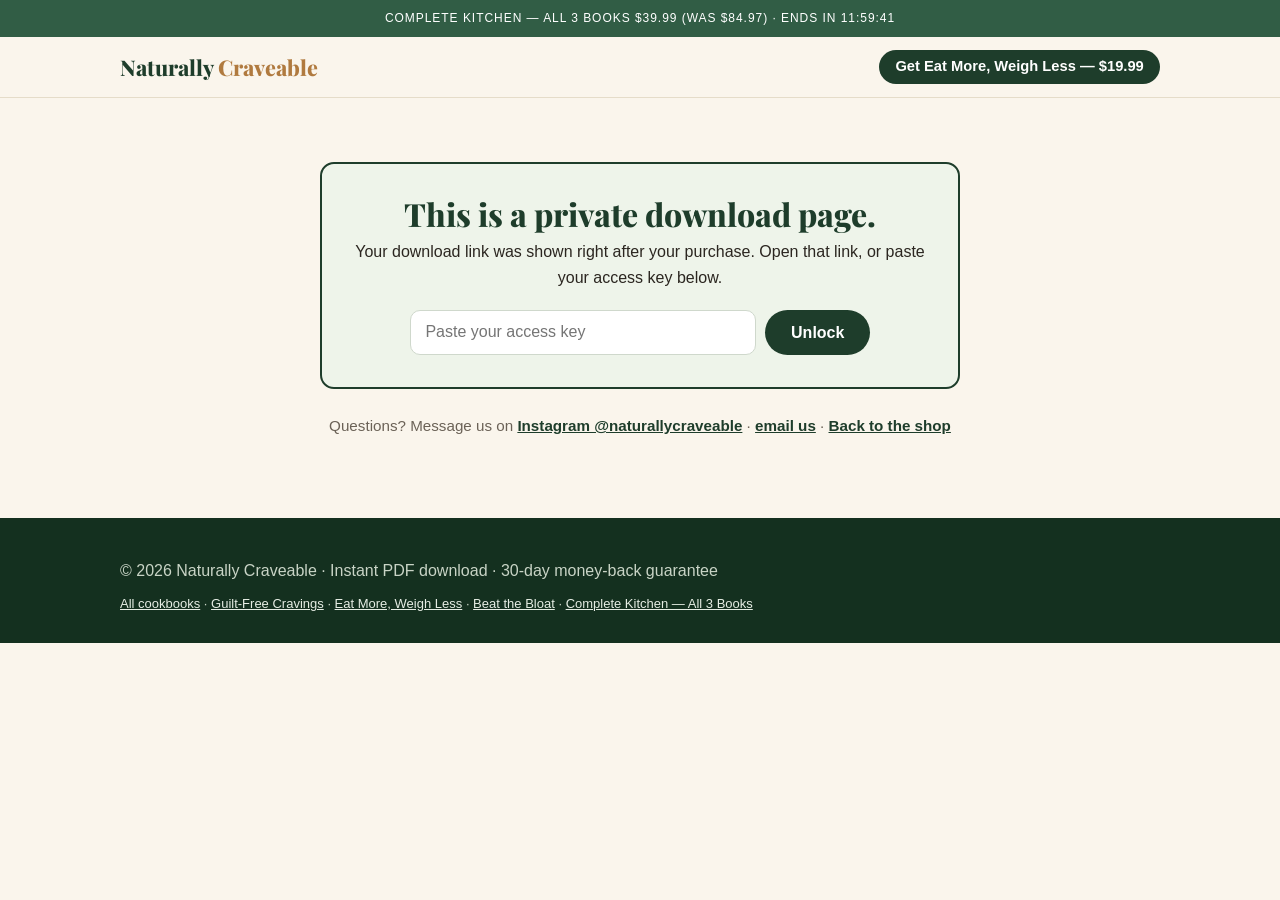
<file: download-book2.html>
<!DOCTYPE html>
<html lang="en">
<head>
<script async src="https://www.googletagmanager.com/gtag/js?id=G-ELWDRG4J22"></script>
<script>
  window.dataLayer = window.dataLayer || [];
  function gtag(){dataLayer.push(arguments);}
  gtag('js', new Date());

  gtag('config', 'G-ELWDRG4J22');
</script>
<meta charset="UTF-8">
<meta name="viewport" content="width=device-width, initial-scale=1.0">
<link rel="icon" type="image/x-icon" href="favicon.ico">
<link rel="icon" type="image/png" sizes="32x32" href="favicon-32x32.png">
<link rel="apple-touch-icon" sizes="180x180" href="apple-touch-icon.png">
<title>Thank you — Your download is ready | Naturally Craveable</title>
<meta name="description" content="Thank you for your purchase. Your copy of Naturally Craveable: Eat More, Weigh Less is ready to download.">
<meta name="robots" content="noindex, nofollow, noarchive, nosnippet, noimageindex">
<link rel="canonical" href="https://crave.thewellnessherb.com/download-book2.html">
<link rel="preconnect" href="https://fonts.googleapis.com">
<link rel="preconnect" href="https://fonts.gstatic.com" crossorigin>
<link href="https://fonts.googleapis.com/css2?family=Playfair+Display:wght@600;700;800&display=swap" rel="stylesheet">
<link rel="stylesheet" href="styles.css">
<style>
  .thanks { padding: 64px 0 80px; }
  .thanks-box {
    background: #eef4ea; border: 2px solid var(--green);
    border-radius: var(--radius); padding: 2rem;
    max-width: 640px; margin: 0 auto; text-align: center;
  }
  .thanks-box h1 { font-size: 2rem; margin-bottom: .4rem; }
  .thanks-box .order-line { color: var(--muted); font-size: .95rem; margin-bottom: 1.2rem; }
  .thanks-book { display: flex; gap: 1.2rem; align-items: center; text-align: left; margin: 1.2rem 0; }
  .thanks-book img { width: 110px; border-radius: 10px; box-shadow: 0 8px 22px rgba(30,61,43,.2); }
  .thanks-book h2 { font-size: 1.2rem; margin-bottom: .2rem; }
  .thanks-book p { color: var(--muted); font-size: .95rem; }
  .thanks-box .btn-big { width: 100%; margin: .8rem 0 .4rem; }
  .thanks-note { font-size: .9rem; color: var(--muted); }
  .thanks-note.on { display: block; color: var(--green); font-weight: 700; }
  .thanks-steps { text-align: left; max-width: 460px; margin: 1.4rem auto 0; }
  .thanks-steps li { margin-bottom: .4rem; }
  .thanks-foot { text-align: center; margin-top: 1.6rem; font-size: .95rem; color: var(--muted); }
  .thanks-foot a { color: var(--green); font-weight: 700; }
  .state { display: none; }
  .state.on { display: block; }
  .checking { text-align: center; padding: 70px 0; }
  .spinner { width: 44px; height: 44px; margin: 0 auto 18px; border-radius: 50%;
    border: 4px solid #e2e8df; border-top-color: var(--green); animation: spin .8s linear infinite; }
  @keyframes spin { to { transform: rotate(360deg); } }
  .key-form { display: flex; gap: .6rem; max-width: 460px; margin: 1.2rem auto 0; }
  .key-form input { flex: 1; padding: .7rem .9rem; border: 1px solid #cfd8cc; border-radius: 10px; font-size: 1rem; }
  .key-err { display: none; color: #b3261e; font-weight: 700; margin-top: .8rem; }
  .key-err.on { display: block; }
</style>
</head>
<body>
<div class="announcement" style="background:#315d45;color:#fff;text-align:center;padding:9px 16px;font-size:12px;letter-spacing:.08em">COMPLETE KITCHEN — ALL 3 BOOKS $39.99 (WAS $84.97) · ENDS IN <span class="cd" style="font-variant-numeric:tabular-nums">12:00:00</span></div>

<header class="nav">
  <div class="wrap nav-inner">
    <a class="brand" href="/">Naturally <span>Craveable</span></a>
    <a class="btn btn-small" href="everyday-weight-loss-kitchen.html">Get Eat More, Weigh Less — $19.99</a>
  </div>
</header>

<main>
  <section class="thanks">
    <div class="wrap">
      <div class="state on" id="stateChecking">
        <div class="checking">
          <div class="spinner"></div>
          <p>Checking your private link…</p>
        </div>
      </div>

      <div class="state" id="stateUnlocked">
        <div class="thanks-box">
          <h1>Thank you! Your book is ready.</h1>
          <p class="order-line" id="order-line" hidden>Order ID: <strong id="order-id"></strong></p>
          <div class="thanks-book">
            <img src="assets/cover-b2-300.jpg" alt="Cover of Naturally Craveable: Eat More, Weigh Less" width="260" height="277">
            <div>
              <h2>Naturally Craveable: Eat More, Weigh Less</h2>
              <p>60 recipes · 221 pages · Instant PDF download</p>
            </div>
          </div>
        <a class="btn btn-big" id="dlBtn" href="#" download>Download Eat More, Weigh Less (PDF)</a>
        <p class="thanks-note" id="startedNote" hidden>Download has started 🎉</p>
          <p class="thanks-note">Save the PDF to your device now — this is your copy to keep.</p>
          <ol class="thanks-steps">
            <li><strong>Download</strong> the PDF above.</li>
            <li><strong>Open it</strong> on any phone, tablet or computer.</li>
            <li><strong>Start cooking</strong> — try a 15-minute lunch, or follow the 4-week plan from page one.</li>
          </ol>
          <div style="margin-top:1.4rem;border-top:1px solid #d9e0d5;padding-top:1.2rem;text-align:left;">
           <p style="margin:0 0 .4rem;"><strong>More from Naturally Craveable</strong></p>
           <p style="color:var(--muted);font-size:.95rem;margin:0 0 .8rem;">Two more cookbooks are waiting — browse the collection and find your next favourite.</p>
           <a class="btn" href="/#cookbooks">Browse the other books</a>
          </div>
        </div>
      </div>

      <div class="state" id="stateLocked">
        <div class="thanks-box">
          <h1>This is a private download page.</h1>
          <p>Your download link was shown right after your purchase. Open that link, or paste your access key below.</p>
          <form class="key-form" id="keyForm">
            <input type="text" id="keyInput" placeholder="Paste your access key" autocomplete="off" spellcheck="false">
            <button class="btn" type="submit">Unlock</button>
          </form>
          <p class="key-err" id="keyErr">That key didn't work — check it and try again.</p>
        </div>
      </div>

      <p class="thanks-foot">Questions? Message us on <a href="https://www.instagram.com/naturallycraveable/">Instagram @naturallycraveable</a> · <a href="mailto:wellnessherbsmoothies@gmail.com">email us</a> · <a href="/">Back to the shop</a></p>
    </div>
  </section>
</main>

<footer>
  <div class="wrap">
    <p>© 2026 Naturally Craveable · Instant PDF download · 30-day money-back guarantee</p>
    <p style="margin-top:10px;font-size:13px"><a href="https://crave.thewellnessherb.com/" style="color:#e6ede4">All cookbooks</a> · <a href="https://crave.thewellnessherb.com/healthy-cravings.html" style="color:#e6ede4">Guilt-Free Cravings</a> · <a href="https://crave.thewellnessherb.com/everyday-weight-loss-kitchen.html" style="color:#e6ede4">Eat More, Weigh Less</a> · <a href="https://crave.thewellnessherb.com/gut-debloat-reset.html" style="color:#e6ede4">Beat the Bloat</a> · <a href="https://crave.thewellnessherb.com/complete-collection.html" style="color:#e6ede4">Complete Kitchen — All 3 Books</a></p>
  </div>
</footer>

<script>
/*
  Private-link gate (same pattern as thewellnessherb.com/download/).
  Only the SHA-256 hash of the access key lives in this file — the key
  itself is never written here. The key travels in the link (?k=...) or
  can be pasted in the form below. The book file sits behind a long
  random filename that is only revealed after the key checks out.
*/
var CONFIG = {"ACCESS_HASH": "0e17d3f1c348dcfb4efda75e93ddcc5de9aeb7a6c69191094a2a67544d5ae97b", "STORE_KEY": "nc_dl_key_book2", "FILES": [{"label": "Eat More, Weigh Less", "path": "assets/dl-8e8da43d17c5eaeff2ce6f23.pdf", "btn": "dlBtn", "note": "startedNote"}]};

function showState(id){
  var ids = ["stateChecking","stateUnlocked","stateLocked"];
  for (var i=0;i<ids.length;i++){
    document.getElementById(ids[i]).classList.toggle("on", ids[i]===id);
  }
}

function extractKey(raw){
  if(!raw) return "";
  var s = String(raw).trim();
  var m = s.match(/[?&#]k=([^&#\s]+)/);
  if(m) return decodeURIComponent(m[1]).trim();
  m = s.match(/[?&#](?:key|access)=([^&#\s]+)/);
  if(m) return decodeURIComponent(m[1]).trim();
  return s;
}

function keyFromUrl(){
  var fromSearch = "";
  try{
    var p = new URLSearchParams(window.location.search);
    fromSearch = p.get("k") || p.get("key") || p.get("access") || "";
  }catch(e){}
  if(fromSearch) return fromSearch.trim();
  if(window.location.hash && window.location.hash.length > 1){
    return extractKey(window.location.hash);
  }
  return "";
}

function sha256Hex(text){
  var enc = new TextEncoder().encode(text);
  return crypto.subtle.digest("SHA-256", enc).then(function(buf){
    var bytes = new Uint8Array(buf), hex = "";
    for(var i=0;i<bytes.length;i++){ hex += ("0"+bytes[i].toString(16)).slice(-2); }
    return hex;
  });
}

function unlock(key){
  try{ sessionStorage.setItem(CONFIG.STORE_KEY, key); }catch(e){}
  CONFIG.FILES.forEach(function(f){
    var btn = document.getElementById(f.btn);
    if(btn) btn.setAttribute("href", f.path);
  });
  showState("stateUnlocked");
  try{
    var url = new URL(window.location.href);
    url.hash = "";
    url.searchParams.set("k", key);
    window.history.replaceState(null, "", url.toString());
  }catch(e){}
}

function checkKey(key){
  if(!key || !window.crypto || !crypto.subtle){
    showState("stateLocked");
    return;
  }
  sha256Hex(key).then(function(hex){
    if(hex === CONFIG.ACCESS_HASH){ unlock(key); }
    else{ showState("stateLocked"); }
  }).catch(function(){ showState("stateLocked"); });
}

var initialKey = keyFromUrl();
if(!initialKey){
  try{ initialKey = sessionStorage.getItem(CONFIG.STORE_KEY) || ""; }catch(e){ initialKey = ""; }
}
if(initialKey){ checkKey(initialKey); } else { showState("stateLocked"); }

document.getElementById("keyForm").addEventListener("submit", function(ev){
  ev.preventDefault();
  var val = extractKey(document.getElementById("keyInput").value);
  var err = document.getElementById("keyErr");
  err.classList.remove("on");
  if(!val){ err.classList.add("on"); return; }
  if(!window.crypto || !crypto.subtle){ err.classList.add("on"); return; }
  sha256Hex(val).then(function(hex){
    if(hex === CONFIG.ACCESS_HASH){ unlock(val); }
    else{ err.classList.add("on"); }
  }).catch(function(){ err.classList.add("on"); });
});

CONFIG.FILES.forEach(function(f){
  var btn = document.getElementById(f.btn);
  if(!btn) return;
  btn.addEventListener("click", function(){
    var n = document.getElementById(f.note);
    if(n) n.classList.add("on");
  });
});

// Show the PayPal order ID when the checkout sent one.
(function(){
  try{
    var p = new URLSearchParams(window.location.search);
    var order = p.get("order");
    if(order){
      document.getElementById("order-id").textContent = order;
      document.getElementById("order-line").hidden = false;
    }
  }catch(e){}
})();
</script>
<script>/* Offer countdown: 12h per visitor (localStorage offer_end; resets when expired) */(function(){var K="offer_end",end=0;try{end=+localStorage.getItem(K)||0;}catch(e){}if(!end||end<Date.now()){end=Date.now()+12*36e5;try{localStorage.setItem(K,String(end));}catch(e){}}function p(n){return String(n).padStart(2,"0");}function tick(){var d=end-Date.now();var h=0,m=0,s=0;if(d>0){h=Math.floor(d/36e5);m=Math.floor(d%36e5/6e4);s=Math.floor(d%6e4/1e3);}var v=p(h)+":"+p(m)+":"+p(s);document.querySelectorAll(".cd").forEach(function(e){e.textContent=v;});document.querySelectorAll(".cd-t").forEach(function(e){e.textContent=v;});}tick();setInterval(tick,1000);})();</script>
</body>
</html>
</file>
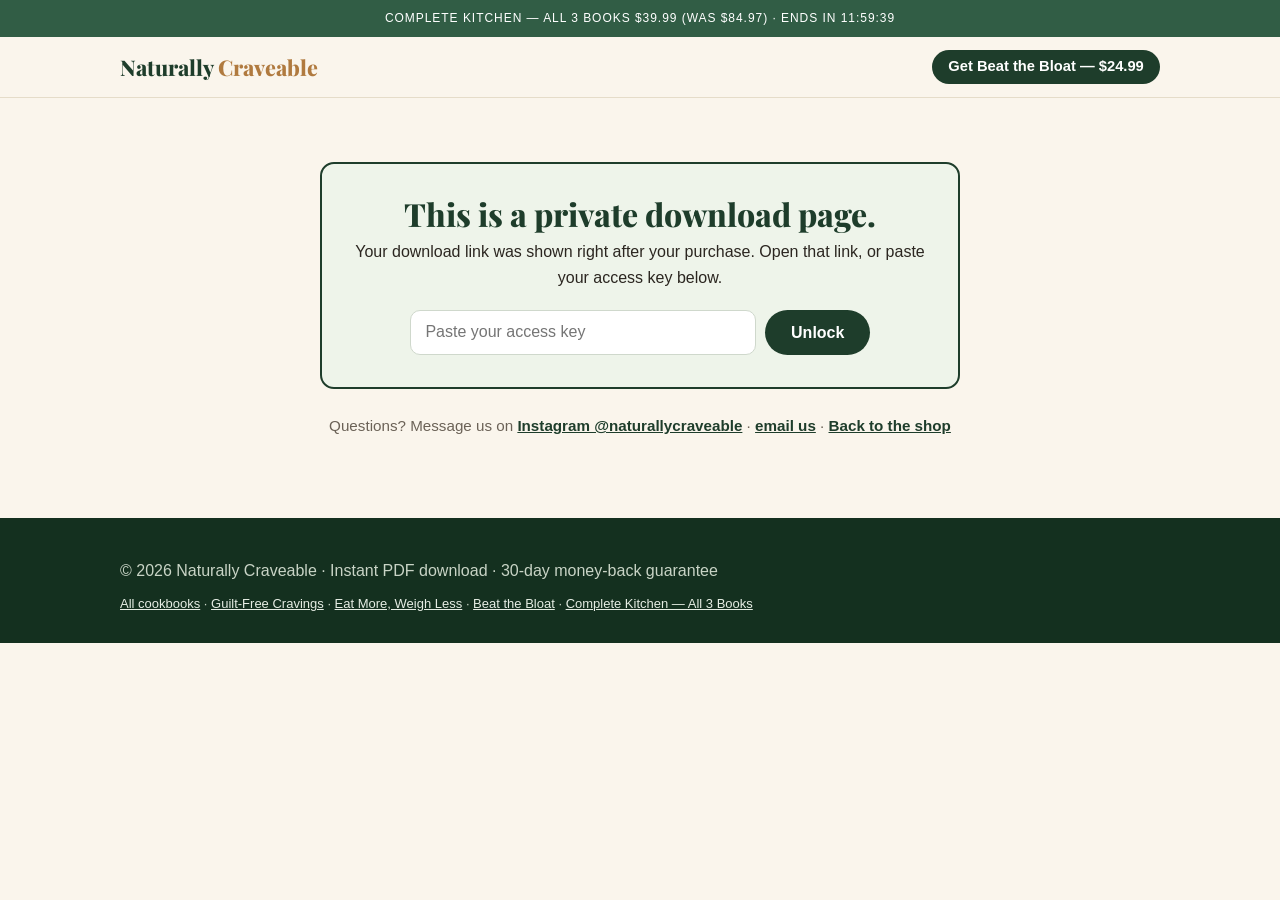
<file: download-book3.html>
<!DOCTYPE html>
<html lang="en">
<head>
<script async src="https://www.googletagmanager.com/gtag/js?id=G-ELWDRG4J22"></script>
<script>
  window.dataLayer = window.dataLayer || [];
  function gtag(){dataLayer.push(arguments);}
  gtag('js', new Date());

  gtag('config', 'G-ELWDRG4J22');
</script>
<meta charset="UTF-8">
<meta name="viewport" content="width=device-width, initial-scale=1.0">
<link rel="icon" type="image/x-icon" href="favicon.ico">
<link rel="icon" type="image/png" sizes="32x32" href="favicon-32x32.png">
<link rel="apple-touch-icon" sizes="180x180" href="apple-touch-icon.png">
<title>Thank you — Your download is ready | Naturally Craveable</title>
<meta name="description" content="Thank you for your purchase. Your copy of Naturally Craveable: Beat the Bloat is ready to download.">
<meta name="robots" content="noindex, nofollow, noarchive, nosnippet, noimageindex">
<link rel="canonical" href="https://crave.thewellnessherb.com/download-book3.html">
<link rel="preconnect" href="https://fonts.googleapis.com">
<link rel="preconnect" href="https://fonts.gstatic.com" crossorigin>
<link href="https://fonts.googleapis.com/css2?family=Playfair+Display:wght@600;700;800&display=swap" rel="stylesheet">
<link rel="stylesheet" href="styles.css">
<style>
  .thanks { padding: 64px 0 80px; }
  .thanks-box {
    background: #eef4ea; border: 2px solid var(--green);
    border-radius: var(--radius); padding: 2rem;
    max-width: 640px; margin: 0 auto; text-align: center;
  }
  .thanks-box h1 { font-size: 2rem; margin-bottom: .4rem; }
  .thanks-box .order-line { color: var(--muted); font-size: .95rem; margin-bottom: 1.2rem; }
  .thanks-book { display: flex; gap: 1.2rem; align-items: center; text-align: left; margin: 1.2rem 0; }
  .thanks-book img { width: 110px; border-radius: 10px; box-shadow: 0 8px 22px rgba(30,61,43,.2); }
  .thanks-book h2 { font-size: 1.2rem; margin-bottom: .2rem; }
  .thanks-book p { color: var(--muted); font-size: .95rem; }
  .thanks-box .btn-big { width: 100%; margin: .8rem 0 .4rem; }
  .thanks-note { font-size: .9rem; color: var(--muted); }
  .thanks-note.on { display: block; color: var(--green); font-weight: 700; }
  .thanks-steps { text-align: left; max-width: 460px; margin: 1.4rem auto 0; }
  .thanks-steps li { margin-bottom: .4rem; }
  .thanks-foot { text-align: center; margin-top: 1.6rem; font-size: .95rem; color: var(--muted); }
  .thanks-foot a { color: var(--green); font-weight: 700; }
  .state { display: none; }
  .state.on { display: block; }
  .checking { text-align: center; padding: 70px 0; }
  .spinner { width: 44px; height: 44px; margin: 0 auto 18px; border-radius: 50%;
    border: 4px solid #e2e8df; border-top-color: var(--green); animation: spin .8s linear infinite; }
  @keyframes spin { to { transform: rotate(360deg); } }
  .key-form { display: flex; gap: .6rem; max-width: 460px; margin: 1.2rem auto 0; }
  .key-form input { flex: 1; padding: .7rem .9rem; border: 1px solid #cfd8cc; border-radius: 10px; font-size: 1rem; }
  .key-err { display: none; color: #b3261e; font-weight: 700; margin-top: .8rem; }
  .key-err.on { display: block; }
</style>
</head>
<body>
<div class="announcement" style="background:#315d45;color:#fff;text-align:center;padding:9px 16px;font-size:12px;letter-spacing:.08em">COMPLETE KITCHEN — ALL 3 BOOKS $39.99 (WAS $84.97) · ENDS IN <span class="cd" style="font-variant-numeric:tabular-nums">12:00:00</span></div>

<header class="nav">
  <div class="wrap nav-inner">
    <a class="brand" href="/">Naturally <span>Craveable</span></a>
    <a class="btn btn-small" href="gut-debloat-reset.html">Get Beat the Bloat — $24.99</a>
  </div>
</header>

<main>
  <section class="thanks">
    <div class="wrap">
      <div class="state on" id="stateChecking">
        <div class="checking">
          <div class="spinner"></div>
          <p>Checking your private link…</p>
        </div>
      </div>

      <div class="state" id="stateUnlocked">
        <div class="thanks-box">
          <h1>Thank you! Your book is ready.</h1>
          <p class="order-line" id="order-line" hidden>Order ID: <strong id="order-id"></strong></p>
          <div class="thanks-book">
            <img src="assets/cover-b3-300.jpg" alt="Cover of Naturally Craveable: Beat the Bloat" width="260" height="277">
            <div>
              <h2>Naturally Craveable: Beat the Bloat</h2>
              <p>60 recipes · 144 pages · Instant PDF download</p>
            </div>
          </div>
        <a class="btn btn-big" id="dlBtn" href="#" download>Download Beat the Bloat (PDF)</a>
        <p class="thanks-note" id="startedNote" hidden>Download has started 🎉</p>
          <p class="thanks-note">Save the PDF to your device now — this is your copy to keep.</p>
          <ol class="thanks-steps">
            <li><strong>Download</strong> the PDF above.</li>
            <li><strong>Open it</strong> on any phone, tablet or computer.</li>
            <li><strong>Start cooking</strong> — try a gut-friendly breakfast, or follow the 28-day plan from page one.</li>
          </ol>
          <div style="margin-top:1.4rem;border-top:1px solid #d9e0d5;padding-top:1.2rem;text-align:left;">
           <p style="margin:0 0 .4rem;"><strong>More from Naturally Craveable</strong></p>
           <p style="color:var(--muted);font-size:.95rem;margin:0 0 .8rem;">Two more cookbooks are waiting — browse the collection and find your next favourite.</p>
           <a class="btn" href="/#cookbooks">Browse the other books</a>
          </div>
        </div>
      </div>

      <div class="state" id="stateLocked">
        <div class="thanks-box">
          <h1>This is a private download page.</h1>
          <p>Your download link was shown right after your purchase. Open that link, or paste your access key below.</p>
          <form class="key-form" id="keyForm">
            <input type="text" id="keyInput" placeholder="Paste your access key" autocomplete="off" spellcheck="false">
            <button class="btn" type="submit">Unlock</button>
          </form>
          <p class="key-err" id="keyErr">That key didn't work — check it and try again.</p>
        </div>
      </div>

      <p class="thanks-foot">Questions? Message us on <a href="https://www.instagram.com/naturallycraveable/">Instagram @naturallycraveable</a> · <a href="mailto:wellnessherbsmoothies@gmail.com">email us</a> · <a href="/">Back to the shop</a></p>
    </div>
  </section>
</main>

<footer>
  <div class="wrap">
    <p>© 2026 Naturally Craveable · Instant PDF download · 30-day money-back guarantee</p>
    <p style="margin-top:10px;font-size:13px"><a href="https://crave.thewellnessherb.com/" style="color:#e6ede4">All cookbooks</a> · <a href="https://crave.thewellnessherb.com/healthy-cravings.html" style="color:#e6ede4">Guilt-Free Cravings</a> · <a href="https://crave.thewellnessherb.com/everyday-weight-loss-kitchen.html" style="color:#e6ede4">Eat More, Weigh Less</a> · <a href="https://crave.thewellnessherb.com/gut-debloat-reset.html" style="color:#e6ede4">Beat the Bloat</a> · <a href="https://crave.thewellnessherb.com/complete-collection.html" style="color:#e6ede4">Complete Kitchen — All 3 Books</a></p>
  </div>
</footer>

<script>
/*
  Private-link gate (same pattern as thewellnessherb.com/download/).
  Only the SHA-256 hash of the access key lives in this file — the key
  itself is never written here. The key travels in the link (?k=...) or
  can be pasted in the form below. The book file sits behind a long
  random filename that is only revealed after the key checks out.
*/
var CONFIG = {"ACCESS_HASH": "1cf1403cf66ad8bb1f7f06d5604df5291456b261f4d940a4722ce9d99a3956c2", "STORE_KEY": "nc_dl_key_book3", "FILES": [{"label": "Beat the Bloat", "path": "assets/dl-6f08e574b3346bbebb6a77da.pdf", "btn": "dlBtn", "note": "startedNote"}]};

function showState(id){
  var ids = ["stateChecking","stateUnlocked","stateLocked"];
  for (var i=0;i<ids.length;i++){
    document.getElementById(ids[i]).classList.toggle("on", ids[i]===id);
  }
}

function extractKey(raw){
  if(!raw) return "";
  var s = String(raw).trim();
  var m = s.match(/[?&#]k=([^&#\s]+)/);
  if(m) return decodeURIComponent(m[1]).trim();
  m = s.match(/[?&#](?:key|access)=([^&#\s]+)/);
  if(m) return decodeURIComponent(m[1]).trim();
  return s;
}

function keyFromUrl(){
  var fromSearch = "";
  try{
    var p = new URLSearchParams(window.location.search);
    fromSearch = p.get("k") || p.get("key") || p.get("access") || "";
  }catch(e){}
  if(fromSearch) return fromSearch.trim();
  if(window.location.hash && window.location.hash.length > 1){
    return extractKey(window.location.hash);
  }
  return "";
}

function sha256Hex(text){
  var enc = new TextEncoder().encode(text);
  return crypto.subtle.digest("SHA-256", enc).then(function(buf){
    var bytes = new Uint8Array(buf), hex = "";
    for(var i=0;i<bytes.length;i++){ hex += ("0"+bytes[i].toString(16)).slice(-2); }
    return hex;
  });
}

function unlock(key){
  try{ sessionStorage.setItem(CONFIG.STORE_KEY, key); }catch(e){}
  CONFIG.FILES.forEach(function(f){
    var btn = document.getElementById(f.btn);
    if(btn) btn.setAttribute("href", f.path);
  });
  showState("stateUnlocked");
  try{
    var url = new URL(window.location.href);
    url.hash = "";
    url.searchParams.set("k", key);
    window.history.replaceState(null, "", url.toString());
  }catch(e){}
}

function checkKey(key){
  if(!key || !window.crypto || !crypto.subtle){
    showState("stateLocked");
    return;
  }
  sha256Hex(key).then(function(hex){
    if(hex === CONFIG.ACCESS_HASH){ unlock(key); }
    else{ showState("stateLocked"); }
  }).catch(function(){ showState("stateLocked"); });
}

var initialKey = keyFromUrl();
if(!initialKey){
  try{ initialKey = sessionStorage.getItem(CONFIG.STORE_KEY) || ""; }catch(e){ initialKey = ""; }
}
if(initialKey){ checkKey(initialKey); } else { showState("stateLocked"); }

document.getElementById("keyForm").addEventListener("submit", function(ev){
  ev.preventDefault();
  var val = extractKey(document.getElementById("keyInput").value);
  var err = document.getElementById("keyErr");
  err.classList.remove("on");
  if(!val){ err.classList.add("on"); return; }
  if(!window.crypto || !crypto.subtle){ err.classList.add("on"); return; }
  sha256Hex(val).then(function(hex){
    if(hex === CONFIG.ACCESS_HASH){ unlock(val); }
    else{ err.classList.add("on"); }
  }).catch(function(){ err.classList.add("on"); });
});

CONFIG.FILES.forEach(function(f){
  var btn = document.getElementById(f.btn);
  if(!btn) return;
  btn.addEventListener("click", function(){
    var n = document.getElementById(f.note);
    if(n) n.classList.add("on");
  });
});

// Show the PayPal order ID when the checkout sent one.
(function(){
  try{
    var p = new URLSearchParams(window.location.search);
    var order = p.get("order");
    if(order){
      document.getElementById("order-id").textContent = order;
      document.getElementById("order-line").hidden = false;
    }
  }catch(e){}
})();
</script>
<script>/* Offer countdown: 12h per visitor (localStorage offer_end; resets when expired) */(function(){var K="offer_end",end=0;try{end=+localStorage.getItem(K)||0;}catch(e){}if(!end||end<Date.now()){end=Date.now()+12*36e5;try{localStorage.setItem(K,String(end));}catch(e){}}function p(n){return String(n).padStart(2,"0");}function tick(){var d=end-Date.now();var h=0,m=0,s=0;if(d>0){h=Math.floor(d/36e5);m=Math.floor(d%36e5/6e4);s=Math.floor(d%6e4/1e3);}var v=p(h)+":"+p(m)+":"+p(s);document.querySelectorAll(".cd").forEach(function(e){e.textContent=v;});document.querySelectorAll(".cd-t").forEach(function(e){e.textContent=v;});}tick();setInterval(tick,1000);})();</script>
</body>
</html>
</file>
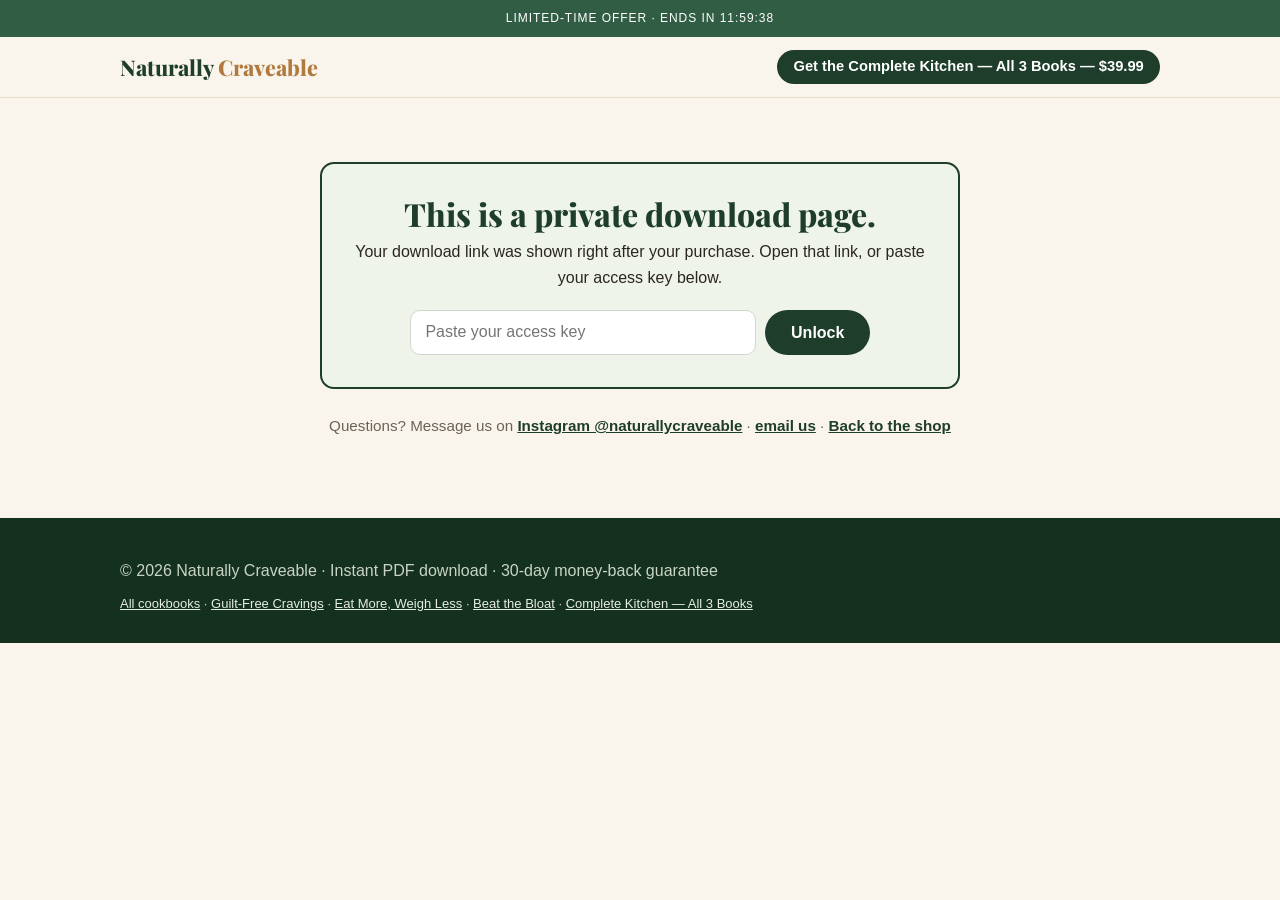
<file: download-bundle.html>
<!DOCTYPE html>
<html lang="en">
<head>
<script async src="https://www.googletagmanager.com/gtag/js?id=G-ELWDRG4J22"></script>
<script>
  window.dataLayer = window.dataLayer || [];
  function gtag(){dataLayer.push(arguments);}
  gtag('js', new Date());

  gtag('config', 'G-ELWDRG4J22');
</script>
<meta charset="UTF-8">
<meta name="viewport" content="width=device-width, initial-scale=1.0">
<link rel="icon" type="image/x-icon" href="favicon.ico">
<link rel="icon" type="image/png" sizes="32x32" href="favicon-32x32.png">
<link rel="apple-touch-icon" sizes="180x180" href="apple-touch-icon.png">
<title>Thank you — Your download is ready | Naturally Craveable</title>
<meta name="description" content="Thank you for your purchase. Your copy of Naturally Craveable: Complete Kitchen — All 3 Books is ready to download.">
<meta name="robots" content="noindex, nofollow, noarchive, nosnippet, noimageindex">
<link rel="canonical" href="https://crave.thewellnessherb.com/download-bundle.html">
<link rel="preconnect" href="https://fonts.googleapis.com">
<link rel="preconnect" href="https://fonts.gstatic.com" crossorigin>
<link href="https://fonts.googleapis.com/css2?family=Playfair+Display:wght@600;700;800&display=swap" rel="stylesheet">
<link rel="stylesheet" href="styles.css">
<style>
  .thanks { padding: 64px 0 80px; }
  .thanks-box {
    background: #eef4ea; border: 2px solid var(--green);
    border-radius: var(--radius); padding: 2rem;
    max-width: 640px; margin: 0 auto; text-align: center;
  }
  .thanks-box h1 { font-size: 2rem; margin-bottom: .4rem; }
  .thanks-box .order-line { color: var(--muted); font-size: .95rem; margin-bottom: 1.2rem; }
  .thanks-book { display: flex; gap: 1.2rem; align-items: center; text-align: left; margin: 1.2rem 0; }
  .thanks-book img { width: 110px; border-radius: 10px; box-shadow: 0 8px 22px rgba(30,61,43,.2); }
  .thanks-book h2 { font-size: 1.2rem; margin-bottom: .2rem; }
  .thanks-book p { color: var(--muted); font-size: .95rem; }
  .thanks-box .btn-big { width: 100%; margin: .8rem 0 .4rem; }
  .thanks-note { font-size: .9rem; color: var(--muted); }
  .thanks-note.on { display: block; color: var(--green); font-weight: 700; }
  .thanks-steps { text-align: left; max-width: 460px; margin: 1.4rem auto 0; }
  .thanks-steps li { margin-bottom: .4rem; }
  .thanks-foot { text-align: center; margin-top: 1.6rem; font-size: .95rem; color: var(--muted); }
  .thanks-foot a { color: var(--green); font-weight: 700; }
  .state { display: none; }
  .state.on { display: block; }
  .checking { text-align: center; padding: 70px 0; }
  .spinner { width: 44px; height: 44px; margin: 0 auto 18px; border-radius: 50%;
    border: 4px solid #e2e8df; border-top-color: var(--green); animation: spin .8s linear infinite; }
  @keyframes spin { to { transform: rotate(360deg); } }
  .key-form { display: flex; gap: .6rem; max-width: 460px; margin: 1.2rem auto 0; }
  .key-form input { flex: 1; padding: .7rem .9rem; border: 1px solid #cfd8cc; border-radius: 10px; font-size: 1rem; }
  .key-err { display: none; color: #b3261e; font-weight: 700; margin-top: .8rem; }
  .key-err.on { display: block; }
</style>
</head>
<body>
<div class="announcement" style="background:#315d45;color:#fff;text-align:center;padding:9px 16px;font-size:12px;letter-spacing:.08em">LIMITED-TIME OFFER · ENDS IN <span class="cd" style="font-variant-numeric:tabular-nums">12:00:00</span></div>

<header class="nav">
  <div class="wrap nav-inner">
    <a class="brand" href="/">Naturally <span>Craveable</span></a>
    <a class="btn btn-small" href="complete-collection.html">Get the Complete Kitchen — All 3 Books — $39.99</a>
  </div>
</header>

<main>
  <section class="thanks">
    <div class="wrap">
      <div class="state on" id="stateChecking">
        <div class="checking">
          <div class="spinner"></div>
          <p>Checking your private link…</p>
        </div>
      </div>

      <div class="state" id="stateUnlocked">
        <div class="thanks-box">
          <h1>Thank you! Your book is ready.</h1>
          <p class="order-line" id="order-line" hidden>Order ID: <strong id="order-id"></strong></p>
          <div class="thanks-book">
            <img src="assets/cover-bundle.jpg" alt="Cover of Naturally Craveable: Complete Kitchen — All 3 Books" width="260" height="277">
            <div>
              <h2>Naturally Craveable: Complete Kitchen — All 3 Books</h2>
              <p>240 recipes · 3 books · Instant PDF download</p>
            </div>
          </div>
        <a class="btn btn-big" id="dlBtn1" href="#" download>Download Guilt-Free Cravings (PDF)</a>
        <p class="thanks-note" id="startedNote1" hidden>Download has started 🎉</p>
        <a class="btn btn-big" id="dlBtn2" href="#" download>Download Eat More, Weigh Less (PDF)</a>
        <p class="thanks-note" id="startedNote2" hidden>Download has started 🎉</p>
        <a class="btn btn-big" id="dlBtn3" href="#" download>Download Beat the Bloat (PDF)</a>
        <p class="thanks-note" id="startedNote3" hidden>Download has started 🎉</p>
          <p class="thanks-note">Save the PDF to your device now — this is your copy to keep.</p>
          <ol class="thanks-steps">
            <li><strong>Download</strong> the PDF above.</li>
            <li><strong>Open it</strong> on any phone, tablet or computer.</li>
            <li><strong>Start cooking</strong> — pick a book and start cooking tonight.</li>
          </ol>
          <div style="margin-top:1.4rem;border-top:1px solid #d9e0d5;padding-top:1.2rem;text-align:left;">
           <p style="margin:0 0 .4rem;"><strong>More from Naturally Craveable</strong></p>
           <p style="color:var(--muted);font-size:.95rem;margin:0 0 .8rem;">Two more cookbooks are waiting — browse the collection and find your next favourite.</p>
           <a class="btn" href="/#cookbooks">Browse the other books</a>
          </div>
        </div>
      </div>

      <div class="state" id="stateLocked">
        <div class="thanks-box">
          <h1>This is a private download page.</h1>
          <p>Your download link was shown right after your purchase. Open that link, or paste your access key below.</p>
          <form class="key-form" id="keyForm">
            <input type="text" id="keyInput" placeholder="Paste your access key" autocomplete="off" spellcheck="false">
            <button class="btn" type="submit">Unlock</button>
          </form>
          <p class="key-err" id="keyErr">That key didn't work — check it and try again.</p>
        </div>
      </div>

      <p class="thanks-foot">Questions? Message us on <a href="https://www.instagram.com/naturallycraveable/">Instagram @naturallycraveable</a> · <a href="mailto:wellnessherbsmoothies@gmail.com">email us</a> · <a href="/">Back to the shop</a></p>
    </div>
  </section>
</main>

<footer>
  <div class="wrap">
    <p>© 2026 Naturally Craveable · Instant PDF download · 30-day money-back guarantee</p>
    <p style="margin-top:10px;font-size:13px"><a href="https://crave.thewellnessherb.com/" style="color:#e6ede4">All cookbooks</a> · <a href="https://crave.thewellnessherb.com/healthy-cravings.html" style="color:#e6ede4">Guilt-Free Cravings</a> · <a href="https://crave.thewellnessherb.com/everyday-weight-loss-kitchen.html" style="color:#e6ede4">Eat More, Weigh Less</a> · <a href="https://crave.thewellnessherb.com/gut-debloat-reset.html" style="color:#e6ede4">Beat the Bloat</a> · <a href="https://crave.thewellnessherb.com/complete-collection.html" style="color:#e6ede4">Complete Kitchen — All 3 Books</a></p>
  </div>
</footer>

<script>
/*
  Private-link gate (same pattern as thewellnessherb.com/download/).
  Only the SHA-256 hash of the access key lives in this file — the key
  itself is never written here. The key travels in the link (?k=...) or
  can be pasted in the form below. The book file sits behind a long
  random filename that is only revealed after the key checks out.
*/
var CONFIG = {"ACCESS_HASH": "5480cdef402a8a306d603525302ec06334ece78b481e28b509000162d5628576", "STORE_KEY": "nc_dl_key_bundle", "FILES": [{"label": "Guilt-Free Cravings", "path": "assets/dl-46f02a2c7c03417e5cf03d5c.pdf", "btn": "dlBtn1", "note": "startedNote1"}, {"label": "Eat More, Weigh Less", "path": "assets/dl-8e8da43d17c5eaeff2ce6f23.pdf", "btn": "dlBtn2", "note": "startedNote2"}, {"label": "Beat the Bloat", "path": "assets/dl-6f08e574b3346bbebb6a77da.pdf", "btn": "dlBtn3", "note": "startedNote3"}]};

function showState(id){
  var ids = ["stateChecking","stateUnlocked","stateLocked"];
  for (var i=0;i<ids.length;i++){
    document.getElementById(ids[i]).classList.toggle("on", ids[i]===id);
  }
}

function extractKey(raw){
  if(!raw) return "";
  var s = String(raw).trim();
  var m = s.match(/[?&#]k=([^&#\s]+)/);
  if(m) return decodeURIComponent(m[1]).trim();
  m = s.match(/[?&#](?:key|access)=([^&#\s]+)/);
  if(m) return decodeURIComponent(m[1]).trim();
  return s;
}

function keyFromUrl(){
  var fromSearch = "";
  try{
    var p = new URLSearchParams(window.location.search);
    fromSearch = p.get("k") || p.get("key") || p.get("access") || "";
  }catch(e){}
  if(fromSearch) return fromSearch.trim();
  if(window.location.hash && window.location.hash.length > 1){
    return extractKey(window.location.hash);
  }
  return "";
}

function sha256Hex(text){
  var enc = new TextEncoder().encode(text);
  return crypto.subtle.digest("SHA-256", enc).then(function(buf){
    var bytes = new Uint8Array(buf), hex = "";
    for(var i=0;i<bytes.length;i++){ hex += ("0"+bytes[i].toString(16)).slice(-2); }
    return hex;
  });
}

function unlock(key){
  try{ sessionStorage.setItem(CONFIG.STORE_KEY, key); }catch(e){}
  CONFIG.FILES.forEach(function(f){
    var btn = document.getElementById(f.btn);
    if(btn) btn.setAttribute("href", f.path);
  });
  showState("stateUnlocked");
  try{
    var url = new URL(window.location.href);
    url.hash = "";
    url.searchParams.set("k", key);
    window.history.replaceState(null, "", url.toString());
  }catch(e){}
}

function checkKey(key){
  if(!key || !window.crypto || !crypto.subtle){
    showState("stateLocked");
    return;
  }
  sha256Hex(key).then(function(hex){
    if(hex === CONFIG.ACCESS_HASH){ unlock(key); }
    else{ showState("stateLocked"); }
  }).catch(function(){ showState("stateLocked"); });
}

var initialKey = keyFromUrl();
if(!initialKey){
  try{ initialKey = sessionStorage.getItem(CONFIG.STORE_KEY) || ""; }catch(e){ initialKey = ""; }
}
if(initialKey){ checkKey(initialKey); } else { showState("stateLocked"); }

document.getElementById("keyForm").addEventListener("submit", function(ev){
  ev.preventDefault();
  var val = extractKey(document.getElementById("keyInput").value);
  var err = document.getElementById("keyErr");
  err.classList.remove("on");
  if(!val){ err.classList.add("on"); return; }
  if(!window.crypto || !crypto.subtle){ err.classList.add("on"); return; }
  sha256Hex(val).then(function(hex){
    if(hex === CONFIG.ACCESS_HASH){ unlock(val); }
    else{ err.classList.add("on"); }
  }).catch(function(){ err.classList.add("on"); });
});

CONFIG.FILES.forEach(function(f){
  var btn = document.getElementById(f.btn);
  if(!btn) return;
  btn.addEventListener("click", function(){
    var n = document.getElementById(f.note);
    if(n) n.classList.add("on");
  });
});

// Show the PayPal order ID when the checkout sent one.
(function(){
  try{
    var p = new URLSearchParams(window.location.search);
    var order = p.get("order");
    if(order){
      document.getElementById("order-id").textContent = order;
      document.getElementById("order-line").hidden = false;
    }
  }catch(e){}
})();
</script>
<script>/* Offer countdown: 12h per visitor (localStorage offer_end; resets when expired) */(function(){var K="offer_end",end=0;try{end=+localStorage.getItem(K)||0;}catch(e){}if(!end||end<Date.now()){end=Date.now()+12*36e5;try{localStorage.setItem(K,String(end));}catch(e){}}function p(n){return String(n).padStart(2,"0");}function tick(){var d=end-Date.now();var h=0,m=0,s=0;if(d>0){h=Math.floor(d/36e5);m=Math.floor(d%36e5/6e4);s=Math.floor(d%6e4/1e3);}var v=p(h)+":"+p(m)+":"+p(s);document.querySelectorAll(".cd").forEach(function(e){e.textContent=v;});document.querySelectorAll(".cd-t").forEach(function(e){e.textContent=v;});}tick();setInterval(tick,1000);})();</script>
</body>
</html>
</file>
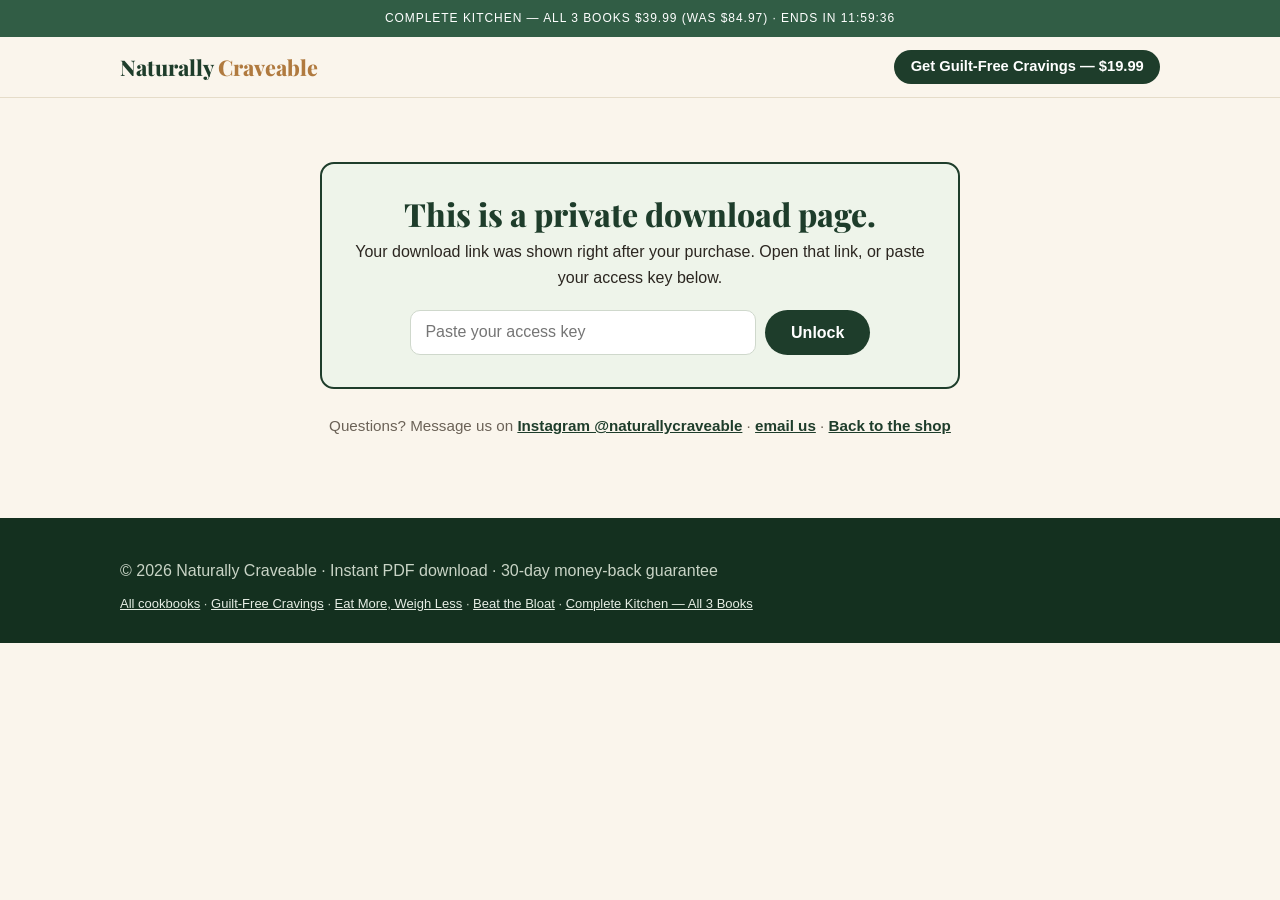
<file: download.html>
<!DOCTYPE html>
<html lang="en">
<head>
<script async src="https://www.googletagmanager.com/gtag/js?id=G-ELWDRG4J22"></script>
<script>
  window.dataLayer = window.dataLayer || [];
  function gtag(){dataLayer.push(arguments);}
  gtag('js', new Date());

  gtag('config', 'G-ELWDRG4J22');
</script>
<meta charset="UTF-8">
<meta name="viewport" content="width=device-width, initial-scale=1.0">
<link rel="icon" type="image/x-icon" href="favicon.ico">
<link rel="icon" type="image/png" sizes="32x32" href="favicon-32x32.png">
<link rel="apple-touch-icon" sizes="180x180" href="apple-touch-icon.png">
<title>Thank you — Your download is ready | Naturally Craveable</title>
<meta name="description" content="Thank you for your purchase. Your copy of Naturally Craveable: Guilt-Free Cravings is ready to download.">
<meta name="robots" content="noindex, nofollow, noarchive, nosnippet, noimageindex">
<link rel="canonical" href="https://crave.thewellnessherb.com/download.html">
<link rel="preconnect" href="https://fonts.googleapis.com">
<link rel="preconnect" href="https://fonts.gstatic.com" crossorigin>
<link href="https://fonts.googleapis.com/css2?family=Playfair+Display:wght@600;700;800&display=swap" rel="stylesheet">
<link rel="stylesheet" href="styles.css">
<style>
  .thanks { padding: 64px 0 80px; }
  .thanks-box {
    background: #eef4ea; border: 2px solid var(--green);
    border-radius: var(--radius); padding: 2rem;
    max-width: 640px; margin: 0 auto; text-align: center;
  }
  .thanks-box h1 { font-size: 2rem; margin-bottom: .4rem; }
  .thanks-box .order-line { color: var(--muted); font-size: .95rem; margin-bottom: 1.2rem; }
  .thanks-book { display: flex; gap: 1.2rem; align-items: center; text-align: left; margin: 1.2rem 0; }
  .thanks-book img { width: 110px; border-radius: 10px; box-shadow: 0 8px 22px rgba(30,61,43,.2); }
  .thanks-book h2 { font-size: 1.2rem; margin-bottom: .2rem; }
  .thanks-book p { color: var(--muted); font-size: .95rem; }
  .thanks-box .btn-big { width: 100%; margin: .8rem 0 .4rem; }
  .thanks-note { font-size: .9rem; color: var(--muted); }
  .thanks-note.on { display: block; color: var(--green); font-weight: 700; }
  .thanks-steps { text-align: left; max-width: 460px; margin: 1.4rem auto 0; }
  .thanks-steps li { margin-bottom: .4rem; }
  .thanks-foot { text-align: center; margin-top: 1.6rem; font-size: .95rem; color: var(--muted); }
  .thanks-foot a { color: var(--green); font-weight: 700; }
  .state { display: none; }
  .state.on { display: block; }
  .checking { text-align: center; padding: 70px 0; }
  .spinner { width: 44px; height: 44px; margin: 0 auto 18px; border-radius: 50%;
    border: 4px solid #e2e8df; border-top-color: var(--green); animation: spin .8s linear infinite; }
  @keyframes spin { to { transform: rotate(360deg); } }
  .key-form { display: flex; gap: .6rem; max-width: 460px; margin: 1.2rem auto 0; }
  .key-form input { flex: 1; padding: .7rem .9rem; border: 1px solid #cfd8cc; border-radius: 10px; font-size: 1rem; }
  .key-err { display: none; color: #b3261e; font-weight: 700; margin-top: .8rem; }
  .key-err.on { display: block; }
</style>
</head>
<body>
<div class="announcement" style="background:#315d45;color:#fff;text-align:center;padding:9px 16px;font-size:12px;letter-spacing:.08em">COMPLETE KITCHEN — ALL 3 BOOKS $39.99 (WAS $84.97) · ENDS IN <span class="cd" style="font-variant-numeric:tabular-nums">12:00:00</span></div>

<header class="nav">
  <div class="wrap nav-inner">
    <a class="brand" href="/">Naturally <span>Craveable</span></a>
    <a class="btn btn-small" href="healthy-cravings.html">Get Guilt-Free Cravings — $19.99</a>
  </div>
</header>

<main>
  <section class="thanks">
    <div class="wrap">
      <div class="state on" id="stateChecking">
        <div class="checking">
          <div class="spinner"></div>
          <p>Checking your private link…</p>
        </div>
      </div>

      <div class="state" id="stateUnlocked">
        <div class="thanks-box">
          <h1>Thank you! Your book is ready.</h1>
          <p class="order-line" id="order-line" hidden>Order ID: <strong id="order-id"></strong></p>
          <div class="thanks-book">
            <img src="assets/cover-b1-300.jpg" alt="Cover of Naturally Craveable: Guilt-Free Cravings" width="260" height="277">
            <div>
              <h2>Naturally Craveable: Guilt-Free Cravings</h2>
              <p>120 recipes · 328 pages · Instant PDF download</p>
            </div>
          </div>
        <a class="btn btn-big" id="dlBtn" href="#" download>Download Guilt-Free Cravings (PDF)</a>
        <p class="thanks-note" id="startedNote" hidden>Download has started 🎉</p>
          <p class="thanks-note">Save the PDF to your device now — this is your copy to keep.</p>
          <ol class="thanks-steps">
            <li><strong>Download</strong> the PDF above.</li>
            <li><strong>Open it</strong> on any phone, tablet or computer.</li>
            <li><strong>Start cooking</strong> — try a dessert tonight, or follow the 4-week plan from page one.</li>
          </ol>
          <div style="margin-top:1.4rem;border-top:1px solid #d9e0d5;padding-top:1.2rem;text-align:left;">
           <p style="margin:0 0 .4rem;"><strong>More from Naturally Craveable</strong></p>
           <p style="color:var(--muted);font-size:.95rem;margin:0 0 .8rem;">Two more cookbooks are waiting — browse the collection and find your next favourite.</p>
           <a class="btn" href="/#cookbooks">Browse the other books</a>
          </div>
        </div>
      </div>

      <div class="state" id="stateLocked">
        <div class="thanks-box">
          <h1>This is a private download page.</h1>
          <p>Your download link was shown right after your purchase. Open that link, or paste your access key below.</p>
          <form class="key-form" id="keyForm">
            <input type="text" id="keyInput" placeholder="Paste your access key" autocomplete="off" spellcheck="false">
            <button class="btn" type="submit">Unlock</button>
          </form>
          <p class="key-err" id="keyErr">That key didn't work — check it and try again.</p>
        </div>
      </div>

      <p class="thanks-foot">Questions? Message us on <a href="https://www.instagram.com/naturallycraveable/">Instagram @naturallycraveable</a> · <a href="mailto:wellnessherbsmoothies@gmail.com">email us</a> · <a href="/">Back to the shop</a></p>
    </div>
  </section>
</main>

<footer>
  <div class="wrap">
    <p>© 2026 Naturally Craveable · Instant PDF download · 30-day money-back guarantee</p>
    <p style="margin-top:10px;font-size:13px"><a href="https://crave.thewellnessherb.com/" style="color:#e6ede4">All cookbooks</a> · <a href="https://crave.thewellnessherb.com/healthy-cravings.html" style="color:#e6ede4">Guilt-Free Cravings</a> · <a href="https://crave.thewellnessherb.com/everyday-weight-loss-kitchen.html" style="color:#e6ede4">Eat More, Weigh Less</a> · <a href="https://crave.thewellnessherb.com/gut-debloat-reset.html" style="color:#e6ede4">Beat the Bloat</a> · <a href="https://crave.thewellnessherb.com/complete-collection.html" style="color:#e6ede4">Complete Kitchen — All 3 Books</a></p>
  </div>
</footer>

<script>
/*
  Private-link gate (same pattern as thewellnessherb.com/download/).
  Only the SHA-256 hash of the access key lives in this file — the key
  itself is never written here. The key travels in the link (?k=...) or
  can be pasted in the form below. The book file sits behind a long
  random filename that is only revealed after the key checks out.
*/
var CONFIG = {"ACCESS_HASH": "5bd7459345d2a0848d64bfa13892fd2a812fd14808f1160cea9aab134260652b", "STORE_KEY": "nc_dl_key_book1", "FILES": [{"label": "Guilt-Free Cravings", "path": "assets/dl-46f02a2c7c03417e5cf03d5c.pdf", "btn": "dlBtn", "note": "startedNote"}]};

function showState(id){
  var ids = ["stateChecking","stateUnlocked","stateLocked"];
  for (var i=0;i<ids.length;i++){
    document.getElementById(ids[i]).classList.toggle("on", ids[i]===id);
  }
}

function extractKey(raw){
  if(!raw) return "";
  var s = String(raw).trim();
  var m = s.match(/[?&#]k=([^&#\s]+)/);
  if(m) return decodeURIComponent(m[1]).trim();
  m = s.match(/[?&#](?:key|access)=([^&#\s]+)/);
  if(m) return decodeURIComponent(m[1]).trim();
  return s;
}

function keyFromUrl(){
  var fromSearch = "";
  try{
    var p = new URLSearchParams(window.location.search);
    fromSearch = p.get("k") || p.get("key") || p.get("access") || "";
  }catch(e){}
  if(fromSearch) return fromSearch.trim();
  if(window.location.hash && window.location.hash.length > 1){
    return extractKey(window.location.hash);
  }
  return "";
}

function sha256Hex(text){
  var enc = new TextEncoder().encode(text);
  return crypto.subtle.digest("SHA-256", enc).then(function(buf){
    var bytes = new Uint8Array(buf), hex = "";
    for(var i=0;i<bytes.length;i++){ hex += ("0"+bytes[i].toString(16)).slice(-2); }
    return hex;
  });
}

function unlock(key){
  try{ sessionStorage.setItem(CONFIG.STORE_KEY, key); }catch(e){}
  CONFIG.FILES.forEach(function(f){
    var btn = document.getElementById(f.btn);
    if(btn) btn.setAttribute("href", f.path);
  });
  showState("stateUnlocked");
  try{
    var url = new URL(window.location.href);
    url.hash = "";
    url.searchParams.set("k", key);
    window.history.replaceState(null, "", url.toString());
  }catch(e){}
}

function checkKey(key){
  if(!key || !window.crypto || !crypto.subtle){
    showState("stateLocked");
    return;
  }
  sha256Hex(key).then(function(hex){
    if(hex === CONFIG.ACCESS_HASH){ unlock(key); }
    else{ showState("stateLocked"); }
  }).catch(function(){ showState("stateLocked"); });
}

var initialKey = keyFromUrl();
if(!initialKey){
  try{ initialKey = sessionStorage.getItem(CONFIG.STORE_KEY) || ""; }catch(e){ initialKey = ""; }
}
if(initialKey){ checkKey(initialKey); } else { showState("stateLocked"); }

document.getElementById("keyForm").addEventListener("submit", function(ev){
  ev.preventDefault();
  var val = extractKey(document.getElementById("keyInput").value);
  var err = document.getElementById("keyErr");
  err.classList.remove("on");
  if(!val){ err.classList.add("on"); return; }
  if(!window.crypto || !crypto.subtle){ err.classList.add("on"); return; }
  sha256Hex(val).then(function(hex){
    if(hex === CONFIG.ACCESS_HASH){ unlock(val); }
    else{ err.classList.add("on"); }
  }).catch(function(){ err.classList.add("on"); });
});

CONFIG.FILES.forEach(function(f){
  var btn = document.getElementById(f.btn);
  if(!btn) return;
  btn.addEventListener("click", function(){
    var n = document.getElementById(f.note);
    if(n) n.classList.add("on");
  });
});

// Show the PayPal order ID when the checkout sent one.
(function(){
  try{
    var p = new URLSearchParams(window.location.search);
    var order = p.get("order");
    if(order){
      document.getElementById("order-id").textContent = order;
      document.getElementById("order-line").hidden = false;
    }
  }catch(e){}
})();
</script>
<script>/* Offer countdown: 12h per visitor (localStorage offer_end; resets when expired) */(function(){var K="offer_end",end=0;try{end=+localStorage.getItem(K)||0;}catch(e){}if(!end||end<Date.now()){end=Date.now()+12*36e5;try{localStorage.setItem(K,String(end));}catch(e){}}function p(n){return String(n).padStart(2,"0");}function tick(){var d=end-Date.now();var h=0,m=0,s=0;if(d>0){h=Math.floor(d/36e5);m=Math.floor(d%36e5/6e4);s=Math.floor(d%6e4/1e3);}var v=p(h)+":"+p(m)+":"+p(s);document.querySelectorAll(".cd").forEach(function(e){e.textContent=v;});document.querySelectorAll(".cd-t").forEach(function(e){e.textContent=v;});}tick();setInterval(tick,1000);})();</script>
</body>
</html>
</file>
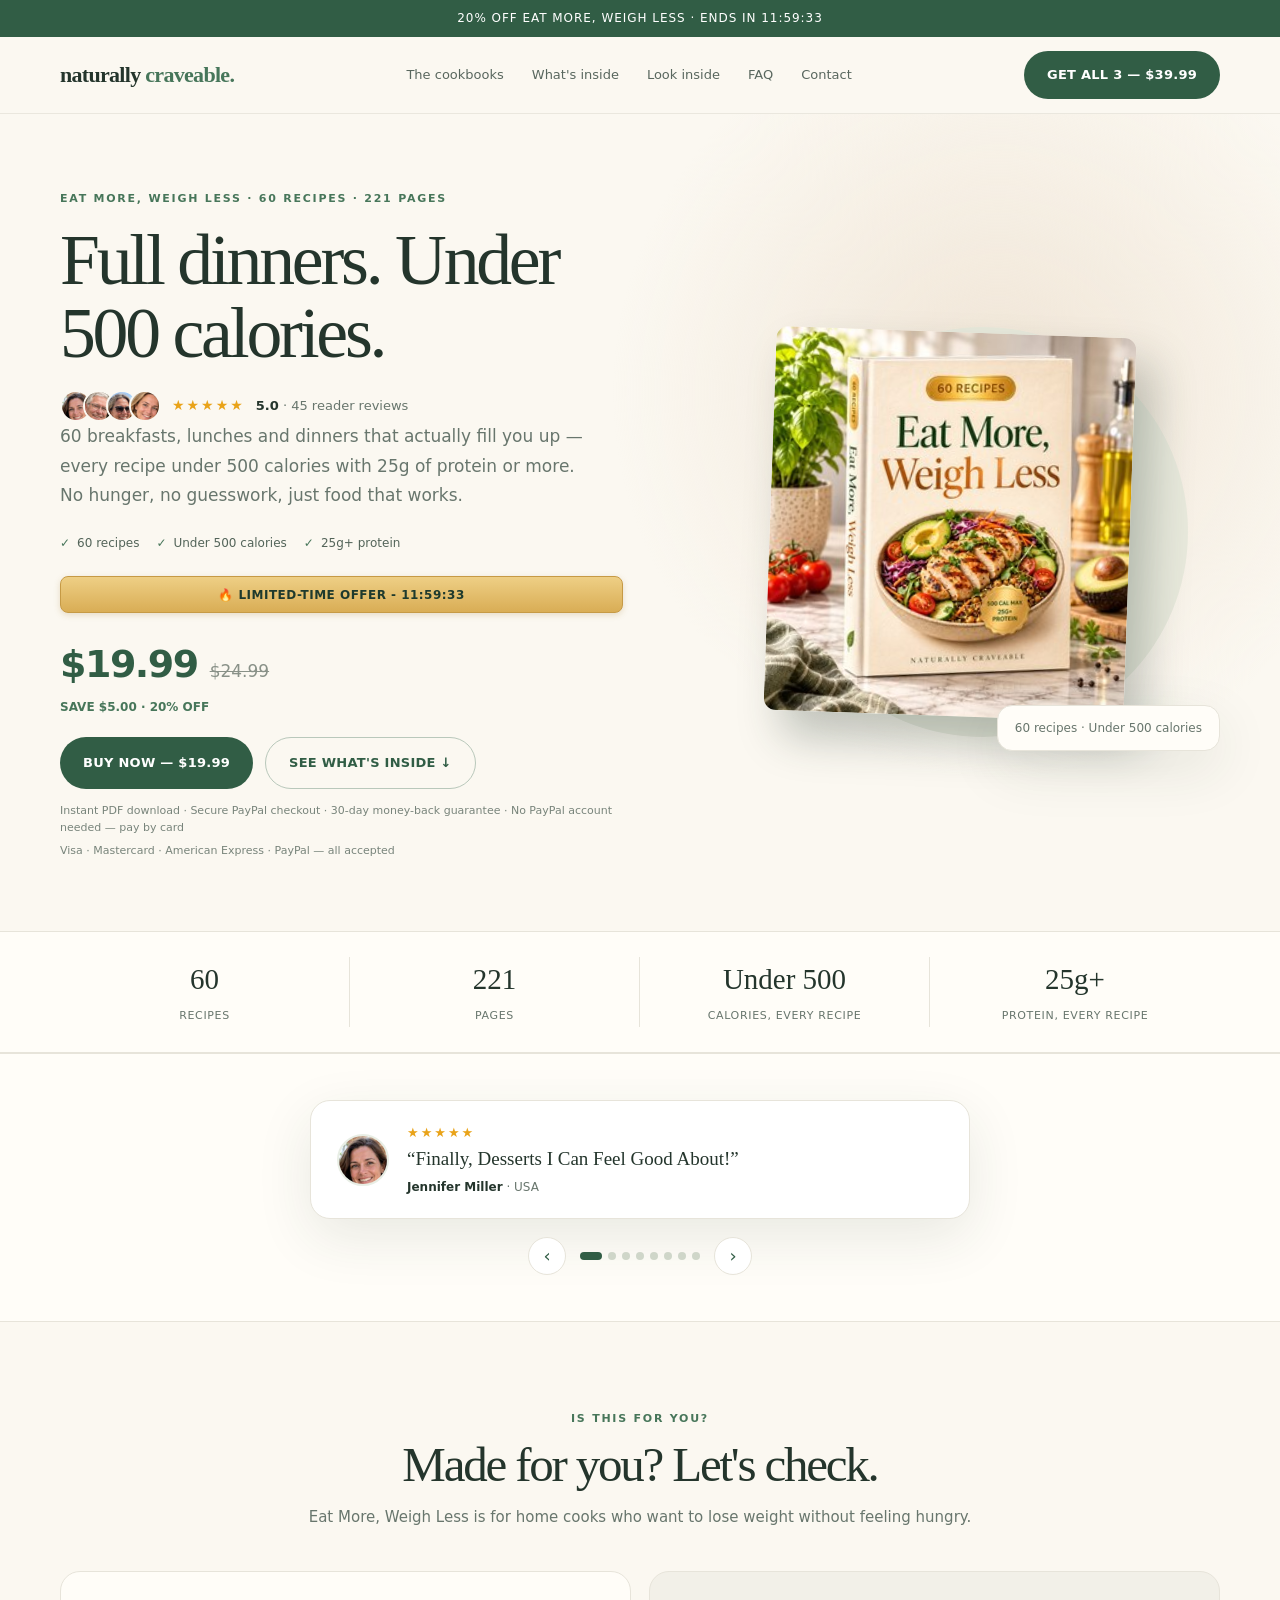
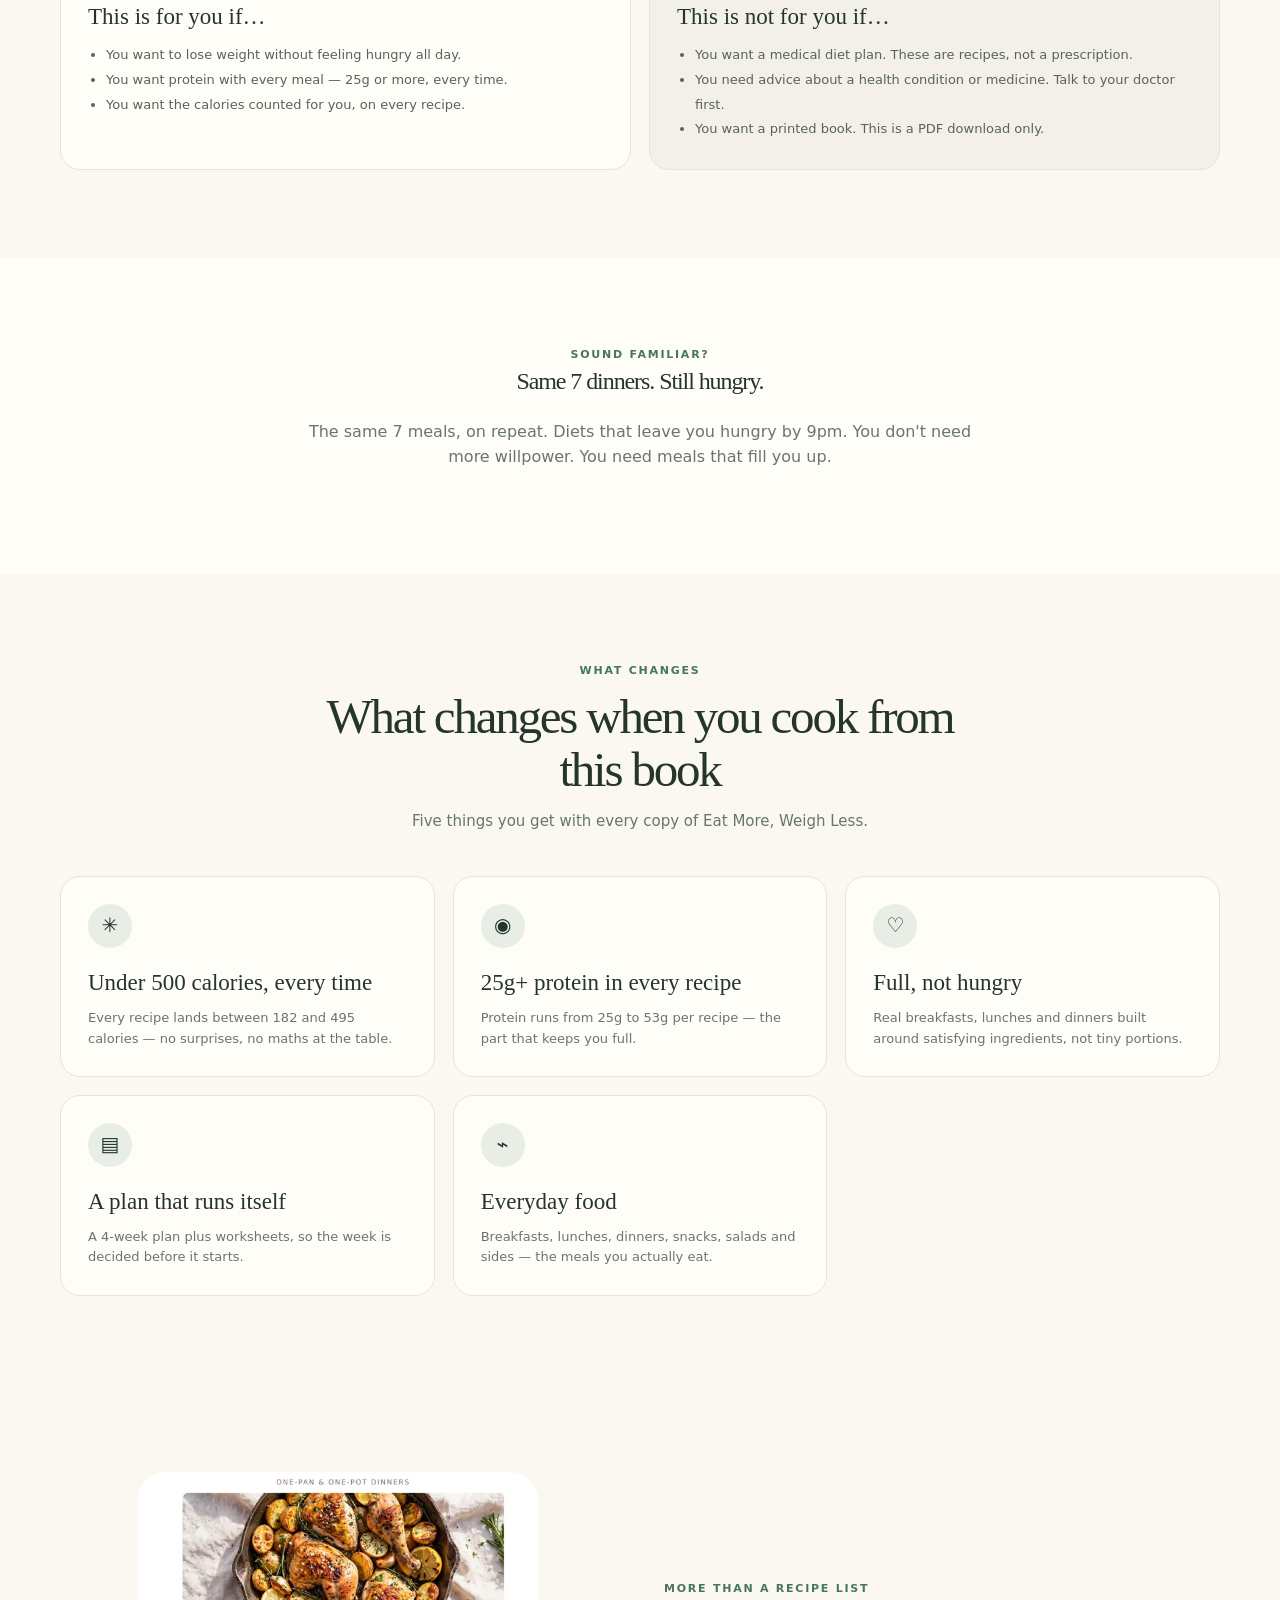
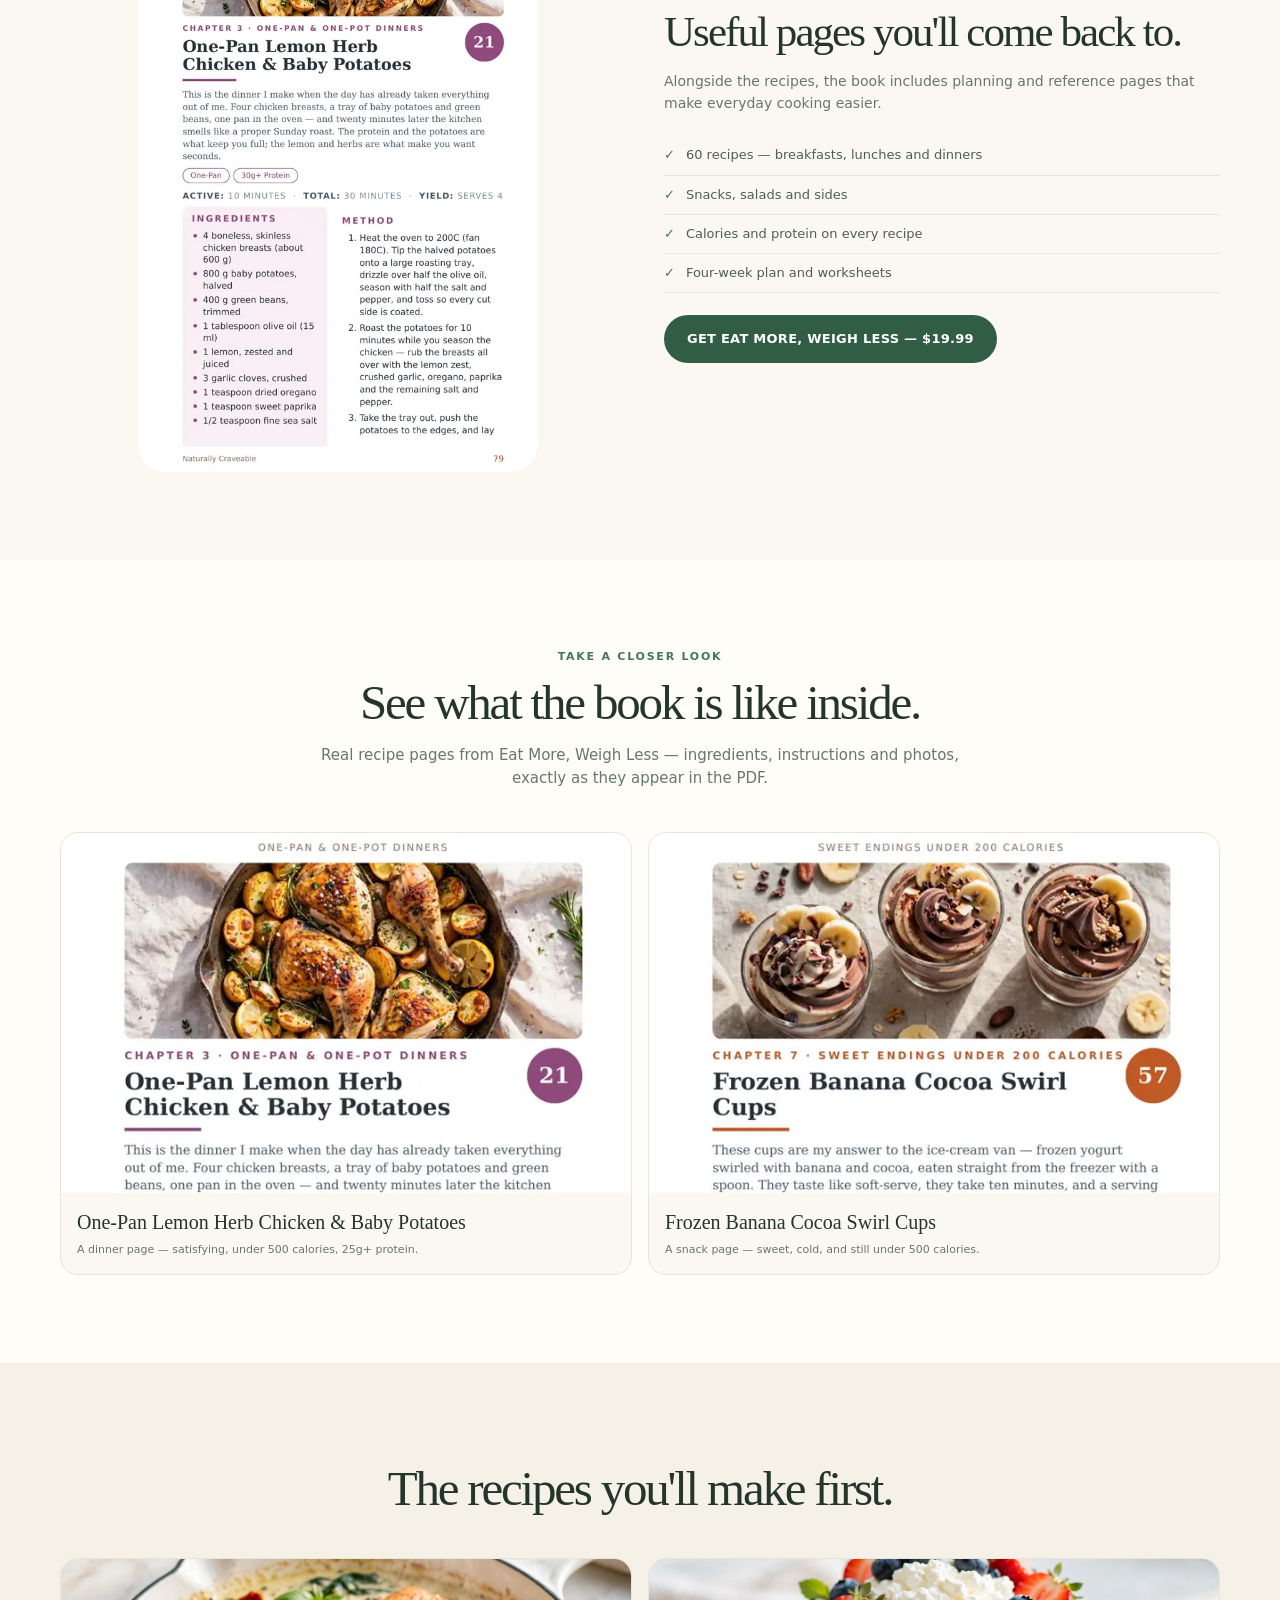
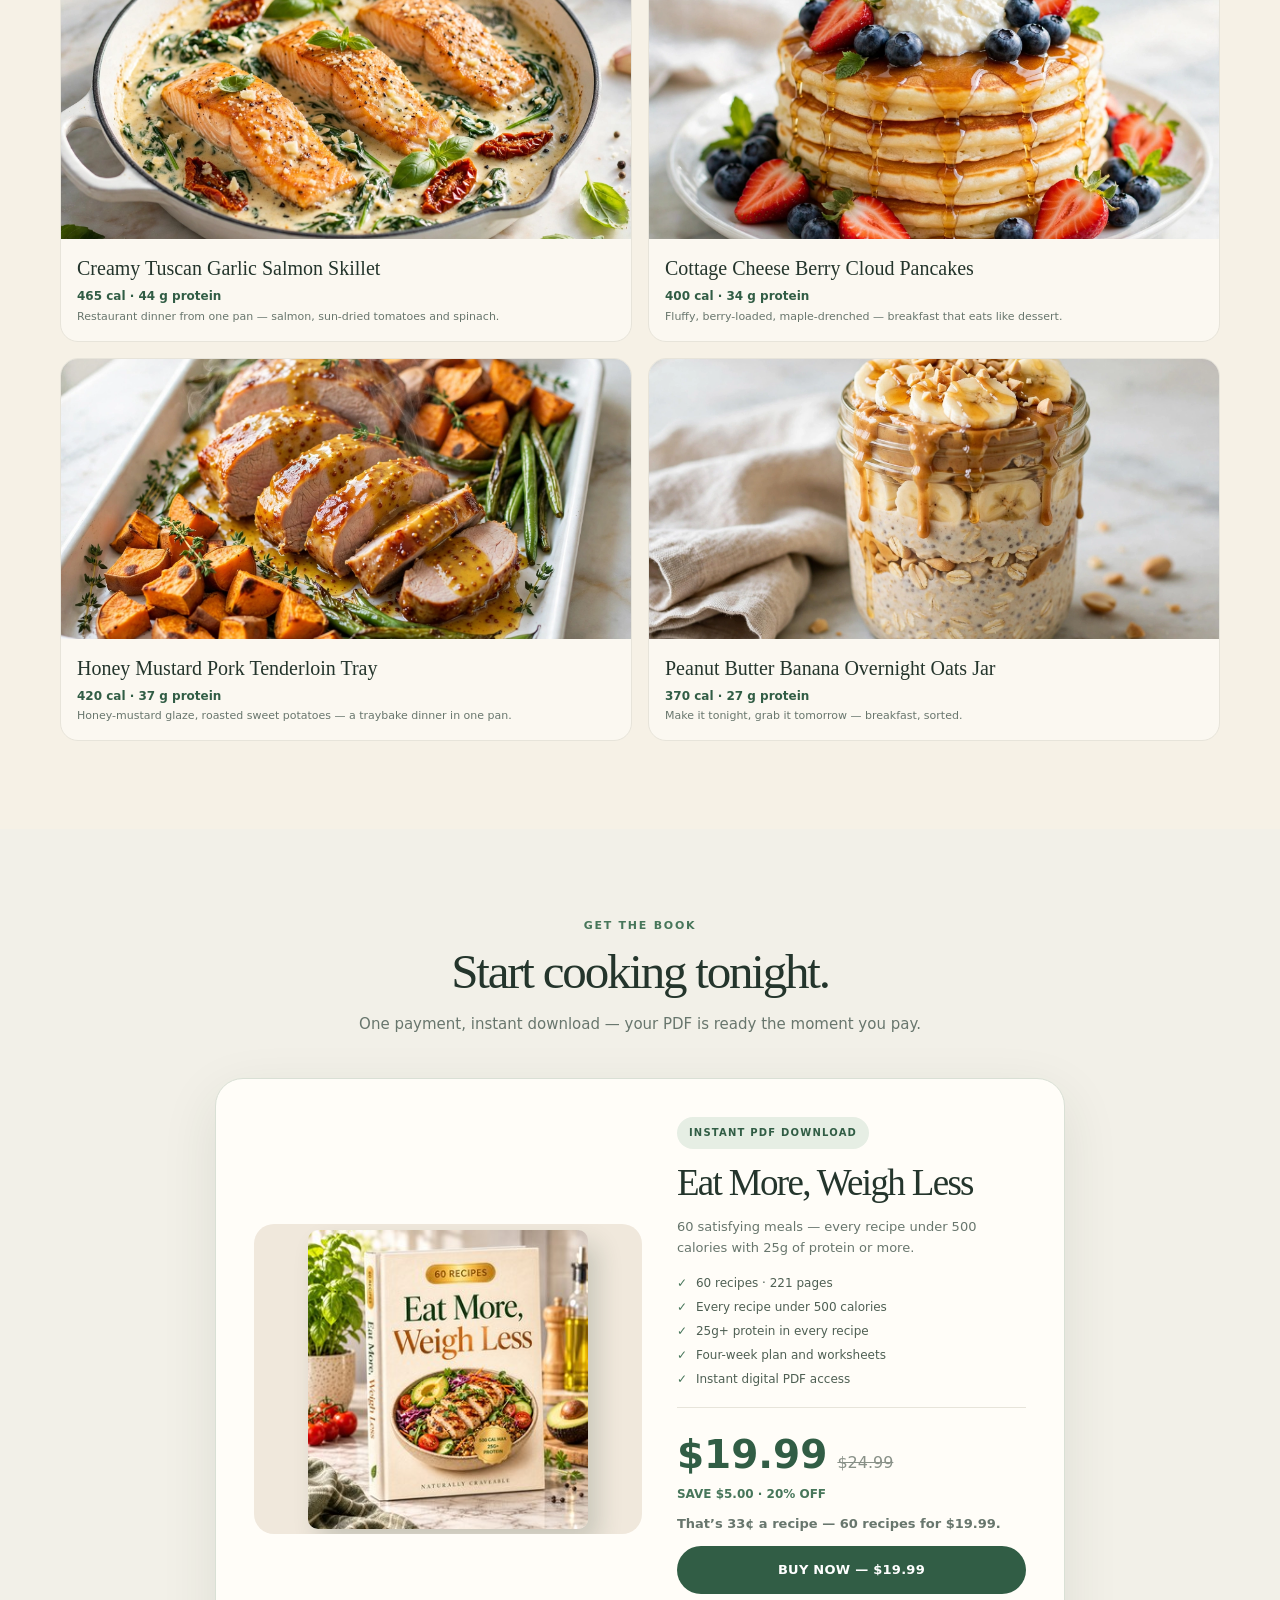
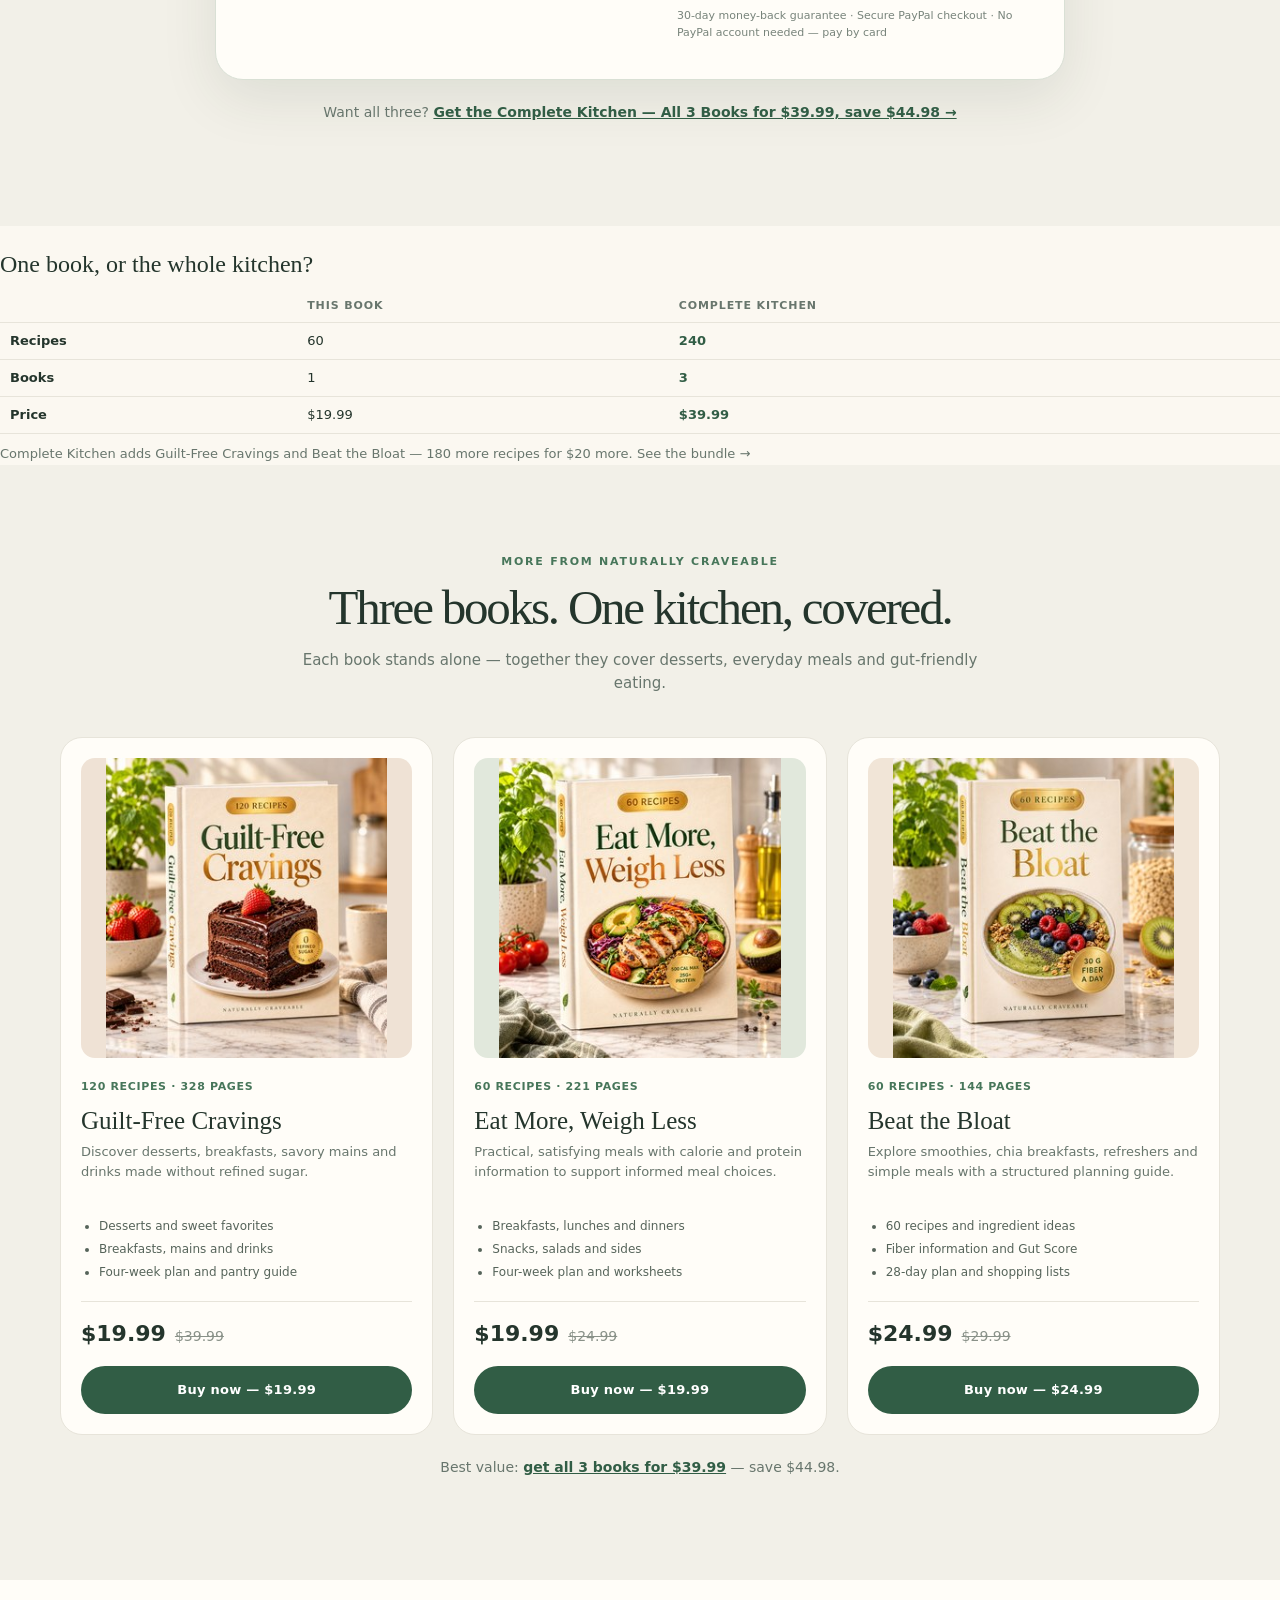
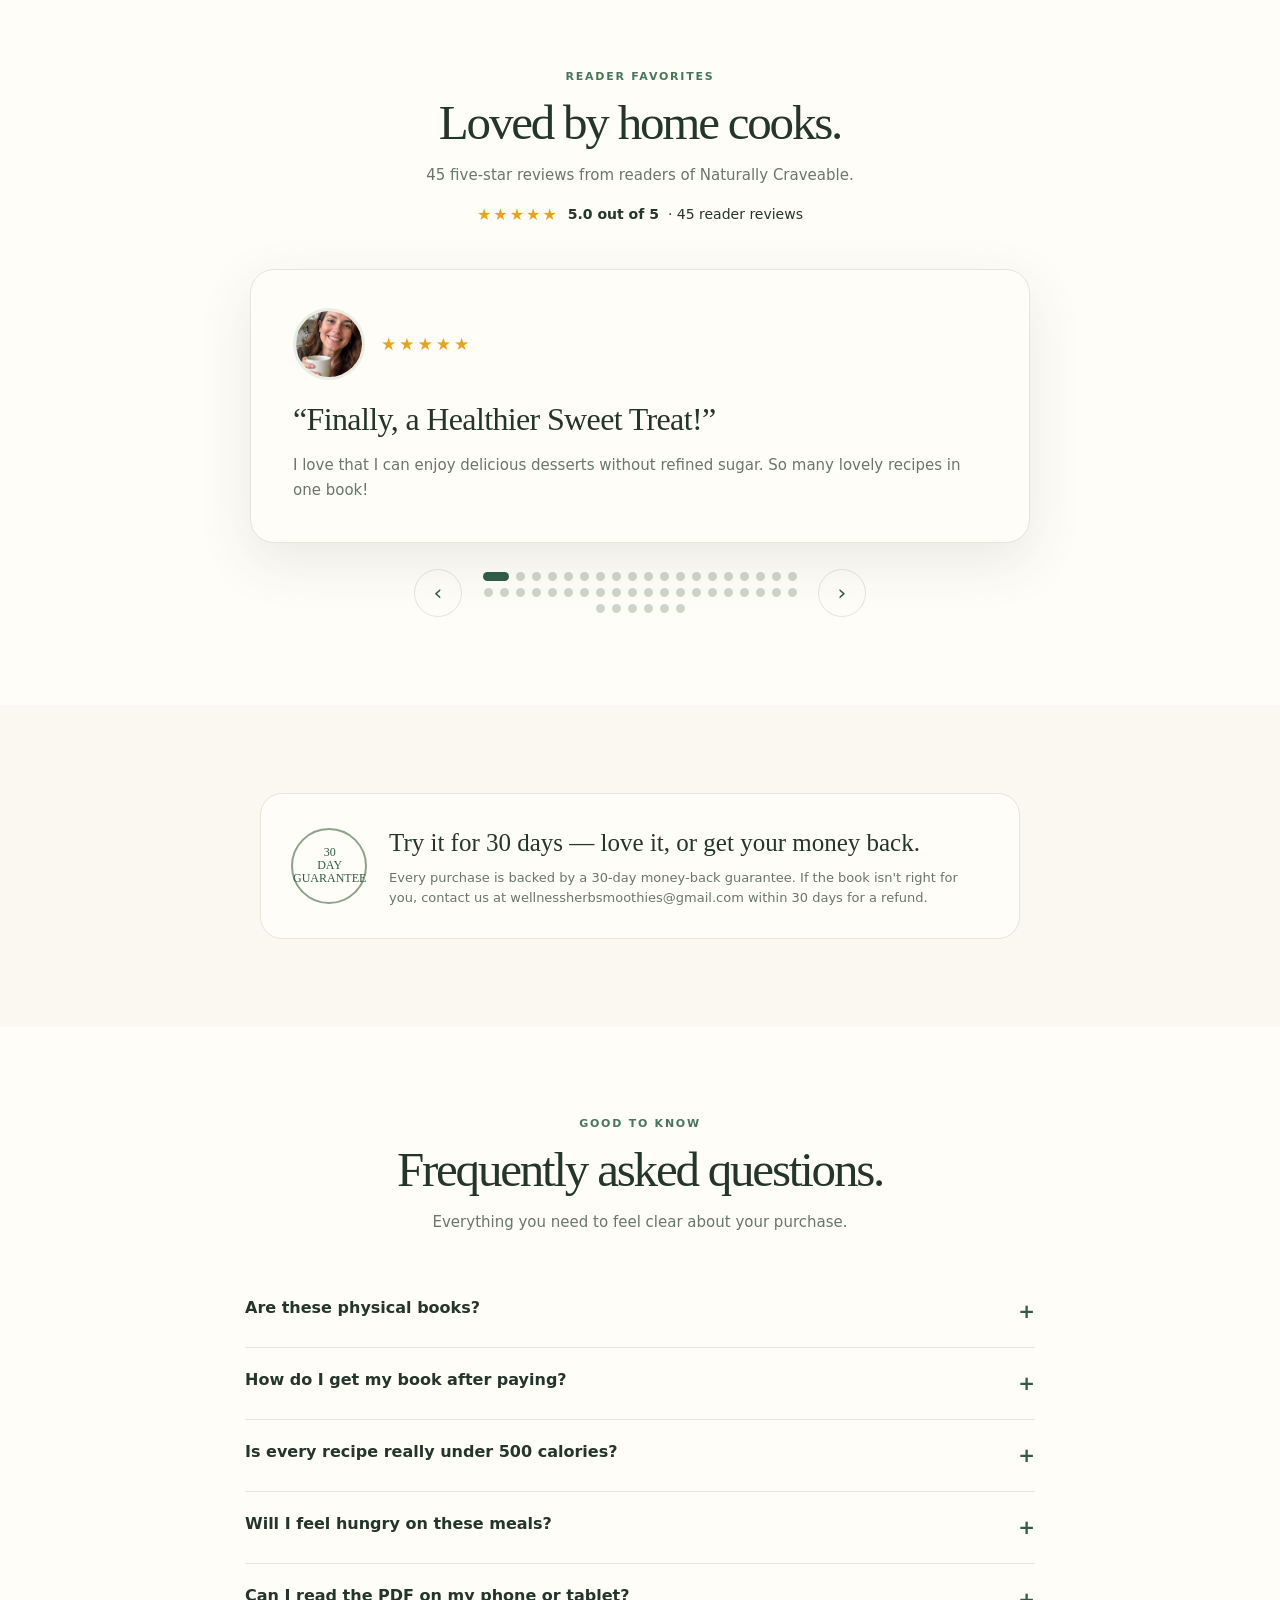
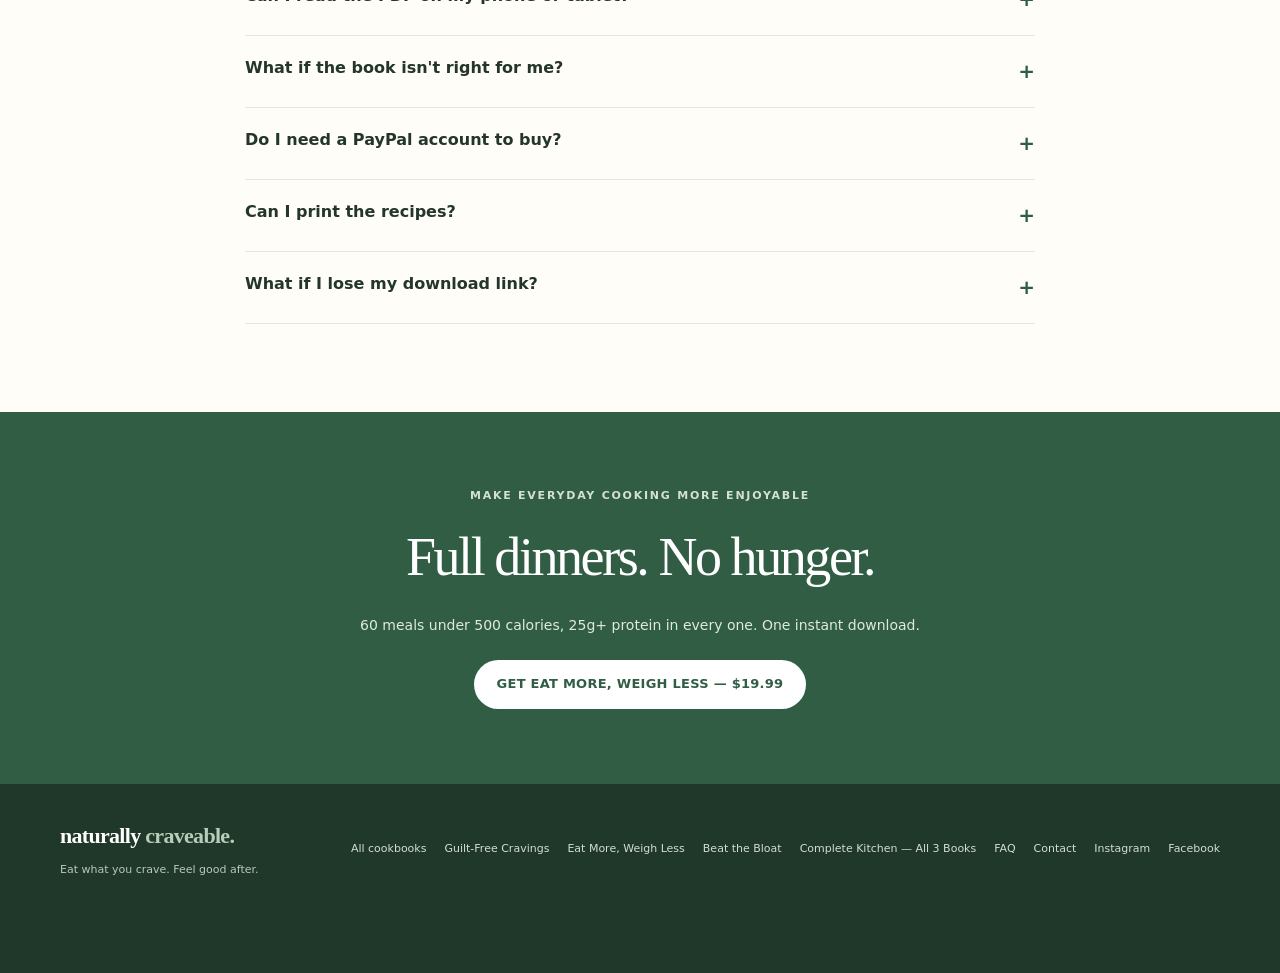
<file: everyday-weight-loss-kitchen.html>
<!doctype html>
<html lang="en">
<head>
<meta charset="utf-8">
<meta name="viewport" content="width=device-width, initial-scale=1">
<!-- Google Analytics 4 -->
<script async src="https://www.googletagmanager.com/gtag/js?id=G-ELWDRG4J22"></script>
<script>window.dataLayer = window.dataLayer || []; function gtag(){dataLayer.push(arguments);} gtag('js', new Date()); gtag('config', 'G-ELWDRG4J22');</script>
<meta name="theme-color" content="#315d45">
<link rel="icon" type="image/x-icon" href="favicon.ico">
<link rel="icon" type="image/png" sizes="32x32" href="favicon-32x32.png">
<link rel="apple-touch-icon" sizes="180x180" href="apple-touch-icon.png">
<title>Eat More, Weigh Less — 60 Meals Under 500 Calories | Naturally Craveable</title>
<meta name="description" content="60 satisfying breakfasts, lunches and dinners — every recipe under 500 calories with 25g of protein or more, plus a 4-week plan and worksheets. Instant PDF download.">
<link rel="canonical" href="https://crave.thewellnessherb.com/everyday-weight-loss-kitchen.html">
<script type="application/ld+json">{"@context": "https://schema.org", "@type": "Product", "name": "Eat More, Weigh Less", "image": "https://crave.thewellnessherb.com/assets/cover-b2-300.jpg", "description": "60 satisfying breakfasts, lunches and dinners — every recipe under 500 calories with 25g of protein or more, plus a 4-week plan and worksheets. Instant PDF download.", "brand": {"@type": "Brand", "name": "Naturally Craveable"}, "aggregateRating": {"@type": "AggregateRating", "ratingValue": "5.0", "reviewCount": "45"}, "offers": {"@type": "Offer", "url": "https://crave.thewellnessherb.com/everyday-weight-loss-kitchen.html", "priceCurrency": "USD", "price": "19.99", "availability": "https://schema.org/InStock"}}</script>
<meta property="og:type" content="website">
<meta property="og:site_name" content="Naturally Craveable">
<meta property="og:title" content="Eat More, Weigh Less — Full dinners. Under 500 calories.">
<meta property="og:description" content="60 meals under 500 calories, 25g+ protein in every recipe. Instant PDF download.">
<meta property="og:url" content="https://crave.thewellnessherb.com/everyday-weight-loss-kitchen.html">
<meta property="og:image" content="https://crave.thewellnessherb.com/assets/cover-b2-300.jpg">
<meta property="og:image:width" content="300">
<meta property="og:image:height" content="450">
<meta name="twitter:card" content="summary_large_image">
<meta name="twitter:title" content="Eat More, Weigh Less — 60 Meals Under 500 Calories">
<meta name="twitter:description" content="Full dinners. Under 500 calories. 25g+ protein. Instant PDF download.">
<meta name="twitter:image" content="https://crave.thewellnessherb.com/assets/cover-b2-300.jpg">
<style>
:root{
 --ink:#24352c;--muted:#68766d;--green:#315d45;--green2:#47765a;--sage:#e8eee5;
 --cream:#fbf8f1;--paper:#fffdf8;--peach:#f4e2d2;--line:#e7e4da;--gold:#b78b51;
 --shadow:0 18px 55px rgba(37,55,43,.10);--radius:24px;--max:1160px
}
*{box-sizing:border-box}html{scroll-behavior:smooth}body{margin:0;background:var(--cream);color:var(--ink);font-family:Inter,ui-sans-serif,system-ui,-apple-system,BlinkMacSystemFont,"Segoe UI",sans-serif;line-height:1.55}
a{color:inherit;text-decoration:none}button{font:inherit}.wrap{width:min(var(--max),calc(100% - 44px));margin:auto}
.announcement{background:var(--green);color:#fff;text-align:center;padding:9px 16px;font-size:12px;letter-spacing:.08em}
header{position:sticky;top:0;z-index:20;background:rgba(251,248,241,.92);backdrop-filter:blur(14px);border-bottom:1px solid rgba(231,228,218,.8)}
.nav{height:76px;display:flex;align-items:center;justify-content:space-between;gap:20px}
.logo{font-family:Georgia,serif;font-size:22px;letter-spacing:-.7px;font-weight:700}.logo span{color:var(--green2)}
.navlinks{display:flex;gap:28px;color:#59675e;font-size:13px}.navlinks a:hover{color:var(--green)}
.navcta,.btn{display:inline-flex;align-items:center;justify-content:center;border:0;border-radius:999px;background:var(--green);color:white;padding:14px 23px;font-weight:700;font-size:13px;letter-spacing:.02em;transition:.2s;cursor:pointer}
.navcta:hover,.btn:hover{background:#244b35;transform:translateY(-1px)}.btn.secondary{background:transparent;color:var(--green);border:1px solid #b9c8bb}.btn.light{background:#fff;color:var(--green)}
.btn-buy{width:100%;margin-top:14px}
.eyebrow{font-size:11px;letter-spacing:.16em;text-transform:uppercase;font-weight:800;color:var(--green2)}
.hero{padding:76px 0 72px;overflow:hidden;background:radial-gradient(circle at 78% 34%,#f0e5d6 0,transparent 34%),var(--cream)}
.hero-grid{display:grid;grid-template-columns:1.02fr .98fr;gap:56px;align-items:center}
h1,h2,h3,p{margin-top:0}h1,h2,.serif{font-family:Georgia,"Times New Roman",serif;font-weight:500;letter-spacing:-.045em}
h1{font-size:clamp(44px,5.6vw,72px);line-height:1.02;margin:17px 0 20px;max-width:620px}
.hero-copy>p{font-size:17px;color:var(--muted);max-width:540px;line-height:1.75}
.hero-proof{display:flex;gap:17px;flex-wrap:wrap;margin:23px 0;color:#536459;font-size:12px}.hero-proof span:before{content:"✓";color:var(--green2);font-weight:900;margin-right:7px}
.price-line{display:flex;align-items:baseline;gap:12px;margin:22px 0 5px}.price{font-size:38px;font-weight:800;letter-spacing:-1.5px;color:var(--green)}.old{color:#899188;text-decoration:line-through;font-size:17px}
.saving{font-size:12px;color:var(--green2);font-weight:800}.hero-actions{display:flex;gap:12px;align-items:center;flex-wrap:wrap;margin-top:20px}.hero-actions .btn{min-height:52px}.micro{font-size:11px;color:#78847b;margin-top:13px}.pay-marks{font-size:11px;color:#78847b;margin-top:6px}
.book-stage{min-height:470px;position:relative;display:flex;align-items:center;justify-content:center}
.stage-blob{position:absolute;width:410px;height:410px;border-radius:50%;background:#e8e9dc;right:6%;top:8%}
.stage-book{position:relative;width:210px;height:auto;border-radius:12px;box-shadow:14px 20px 32px #26382d30}
.stage-book.b2{transform:rotate(-12deg) translate(30px,16px);z-index:1}
.stage-book.b1{transform:translateY(-14px);z-index:3;width:245px;box-shadow:18px 28px 44px #26382d45}
.stage-book.b3{transform:rotate(12deg) translate(-30px,20px);z-index:2}
.stage-note{position:absolute;bottom:20px;right:0;background:#fffdf8;border:1px solid var(--line);padding:13px 17px;border-radius:15px;box-shadow:var(--shadow);font-size:12px;color:var(--muted)}
.single-stage{min-height:470px;position:relative;display:flex;align-items:center;justify-content:center}
.single-stage .stage-blob{position:absolute;width:410px;height:410px;border-radius:50%;background:#e8e9dc;right:6%;top:8%}
.single-stage img{position:relative;width:360px;height:auto;border-radius:12px;box-shadow:18px 26px 44px #26382d45;transform:rotate(2deg);z-index:2}
.single-stage .stage-note{position:absolute;bottom:8px;right:0;z-index:3;background:#fffdf8;border:1px solid var(--line);padding:13px 17px;border-radius:15px;box-shadow:var(--shadow);font-size:12px;color:var(--muted)}
.stats{background:#fffdf8;border-block:1px solid var(--line)}.stats-grid{display:grid;grid-template-columns:repeat(4,1fr);padding:25px 0}.stat{text-align:center;border-right:1px solid var(--line)}.stat:last-child{border:0}.stat strong{display:block;font-family:Georgia,serif;font-size:29px;font-weight:500}.stat span{font-size:11px;color:var(--muted);letter-spacing:.06em;text-transform:uppercase}
section{padding:88px 0}.section-head{text-align:center;max-width:690px;margin:0 auto 42px}.section-head h2{font-size:clamp(34px,4vw,49px);line-height:1.08;margin:12px 0 14px}.section-head p{color:var(--muted);font-size:15px}
.for-grid{display:grid;grid-template-columns:1fr 1fr;gap:18px}.for-card{background:#fffdf8;border:1px solid var(--line);padding:27px;border-radius:20px}.for-card h3{font-family:Georgia,serif;font-size:23px;font-weight:500;margin-bottom:8px}.for-card ul{padding-left:18px;color:#56645a;font-size:13px;line-height:1.9;margin:0}.not-card{background:#f2f0e8}
.narrow{max-width:690px;margin:auto;text-align:center}.narrow p{color:var(--muted);font-size:16px}
.benefit-grid{display:grid;grid-template-columns:repeat(3,1fr);gap:18px}.benefit{background:#fffdf8;border:1px solid var(--line);padding:27px;border-radius:20px}.benefit-icon{width:44px;height:44px;border-radius:50%;display:grid;place-items:center;background:var(--sage);font-size:20px;margin-bottom:17px}.benefit h3{font-family:Georgia,serif;font-size:23px;font-weight:500;margin-bottom:8px}.benefit p{color:var(--muted);font-size:13px;margin:0}
.books{background:#f2f0e8}.book-grid{display:grid;grid-template-columns:repeat(3,1fr);gap:20px}.product{background:#fffdf8;border:1px solid var(--line);border-radius:22px;padding:20px;display:flex;flex-direction:column}.cover{height:300px;border-radius:14px;display:flex;align-items:center;justify-content:center;margin-bottom:20px;overflow:hidden;position:relative;background:#efe2d5}.cover img{width:100%;height:100%;object-fit:contain;display:block}.cover.c2{background:#e1e8dc}.cover.c3{background:#f1e5d7}
.product h3{font-family:Georgia,serif;font-size:25px;line-height:1.08;font-weight:500;margin:0 0 8px}.meta{font-size:11px;color:var(--green2);font-weight:800;letter-spacing:.06em;text-transform:uppercase;margin-bottom:12px}.product p{color:var(--muted);font-size:13px;min-height:60px}.product ul{padding-left:18px;color:#56645a;font-size:12px;line-height:1.9;margin:0 0 18px}.product-bottom{margin-top:auto;border-top:1px solid var(--line);padding-top:15px}.product-bottom .price-row{display:flex;align-items:baseline;gap:9px}.product-bottom strong{font-size:22px}.product-bottom del{color:#899188;font-size:14px}
.included-grid{display:grid;grid-template-columns:1fr 1fr;gap:48px;align-items:center}.included-art{min-height:0;aspect-ratio:2/3;max-width:400px;width:100%;margin-inline:auto;border-radius:28px;overflow:hidden;position:relative}.included-art img{width:100%;height:100%;object-fit:cover;display:block;position:absolute;inset:0}
.included-copy h2{font-size:43px;line-height:1.05;margin:12px 0 17px}.included-copy>p{color:var(--muted);font-size:14px}.checklist{list-style:none;padding:0;margin:22px 0}.checklist li{padding:9px 0;border-bottom:1px solid var(--line);font-size:13px;color:#4e5f53}.checklist li:before{content:"✓";color:var(--green2);font-weight:900;margin-right:11px}
.preview{background:#fffdf8}.preview-grid{display:grid;grid-template-columns:repeat(3,1fr);gap:16px}.preview-grid.two{grid-template-columns:repeat(2,1fr)}.preview-card{border:1px solid var(--line);border-radius:18px;overflow:hidden;background:var(--cream)}.preview-img{height:360px;overflow:hidden}.preview-img img{width:100%;height:100%;object-fit:cover;object-position:top;display:block}.preview-card h3{font-family:Georgia,serif;font-size:20px;font-weight:500;margin:14px 16px 3px}.preview-card p{font-size:11px;color:var(--muted);margin:0 16px 16px}
.gallery-sec{background:#f6f1e6}
.gallery-img{height:280px}
.gallery-img img{object-position:center}
.preview-card .macro{font-size:12px;font-weight:700;color:var(--green);margin:0 16px 2px}
.per-recipe{font-size:13px;font-weight:700;color:var(--green);margin:10px 0 0}
.per-recipe.small{font-size:12px;margin:6px 0 0}
.compare-wrap{margin-top:20px}
.compare-wrap h3{font-family:Georgia,serif;font-size:24px;font-weight:500;margin:0 0 6px}
.compare-wrap p{font-size:13px;color:var(--muted);margin:10px 0 0}
.compare{width:100%;border-collapse:collapse;font-size:13px}
.compare th,.compare td{padding:8px 10px;border-bottom:1px solid var(--line);text-align:left}
.compare th{font-size:11px;letter-spacing:.08em;text-transform:uppercase;color:var(--muted)}
.compare td:first-child{font-weight:600}
.compare .yes{color:var(--green);font-weight:700}
.persona-grid{display:grid;grid-template-columns:repeat(3,1fr);gap:16px}
.persona{border:1px solid var(--line);border-radius:18px;background:var(--paper);padding:18px}
.persona h3{font-family:Georgia,serif;font-size:19px;font-weight:500;margin:0 0 4px}
.persona p{font-size:13px;color:var(--muted);margin:0}
.persona a{color:var(--green);font-weight:700}

.how{background:var(--sage)}.steps{display:grid;grid-template-columns:repeat(3,1fr);gap:20px}.step{text-align:center;padding:12px}.step-num{width:48px;height:48px;margin:0 auto 17px;border-radius:50%;background:var(--green);color:white;display:grid;place-items:center;font-family:Georgia,serif;font-size:22px}.step h3{font-family:Georgia,serif;font-weight:500;font-size:23px}.step p{font-size:13px;color:var(--muted);max-width:260px;margin:auto}
.bundle{background:#f2f0e8}.bundle-card{max-width:850px;margin:auto;background:#fffdf8;border:1px solid #d9e0d5;border-radius:28px;box-shadow:var(--shadow);padding:38px;display:grid;grid-template-columns:1fr .9fr;gap:35px;align-items:center}.bundle-visual{background:#f0e8dc;border-radius:20px;min-height:310px;display:flex;align-items:center;justify-content:center;overflow:hidden}.bundle-visual img{width:160px;height:auto;border-radius:10px;box-shadow:10px 14px 24px #26382d30;margin:0 -8px}.bundle-visual.single img{width:280px;margin:0}.pill{display:inline-block;background:#e6eee4;color:var(--green);font-size:10px;font-weight:900;letter-spacing:.12em;padding:8px 12px;border-radius:99px}.bundle-copy h2{font-size:37px;line-height:1.04;margin:15px 0}.bundle-copy p{font-size:13px;color:var(--muted)}.bundle-list{padding:0;list-style:none;font-size:12px;color:#4e5f53;line-height:2}.bundle-list li:before{content:"✓";color:var(--green2);font-weight:900;margin-right:9px}.bundle-price{display:flex;align-items:baseline;gap:10px;border-top:1px solid var(--line);padding-top:17px;margin-top:16px}.bundle-price strong{font-size:39px;color:var(--green)}.bundle-price del{color:#899188}.bundle-copy .btn{width:100%;margin-top:12px}
.cross-sell{text-align:center;margin-top:22px;font-size:14px;color:var(--muted)}.cross-sell a{color:var(--green);font-weight:700;text-decoration:underline}
.guarantee{display:flex;gap:22px;align-items:center;max-width:760px;margin:auto;padding:30px;border:1px solid var(--line);background:#fffdf8;border-radius:22px}.seal{width:76px;height:76px;flex:0 0 76px;border:2px solid #8ca48c;border-radius:50%;display:grid;place-items:center;color:var(--green);font-family:Georgia,serif;text-align:center;font-size:12px;line-height:1.1}.guarantee h3{font-family:Georgia,serif;font-size:25px;font-weight:500;margin:0 0 5px}.guarantee p{font-size:13px;color:var(--muted);margin:0}
.faq{background:#fffdf8}.faq-list{max-width:790px;margin:auto}.faq-item{border-bottom:1px solid var(--line)}.faq-q{width:100%;display:flex;justify-content:space-between;gap:20px;text-align:left;background:none;border:0;padding:20px 0;color:var(--ink);font-weight:700;cursor:pointer}.faq-q span:last-child{font-size:20px;color:var(--green)}.faq-a{display:none;color:var(--muted);font-size:13px;padding:0 30px 18px 0}.faq-item.open .faq-a{display:block}
.final-cta{background:var(--green);color:white;text-align:center;padding:75px 0}.final-cta .eyebrow{color:#d4e1d2}.final-cta h2{font-size:clamp(36px,4.6vw,54px);max-width:730px;margin:12px auto 15px}.final-cta p{color:#e0e9df;font-size:14px}.final-cta .btn{background:#fff;color:var(--green);margin-top:10px}
footer{padding:35px 0 95px;background:#20382a;color:#e6ede4}.footer-row{display:flex;justify-content:space-between;gap:25px;align-items:center}.footer-row p{font-size:11px;color:#b9c8ba;margin:8px 0 0}.footer-links{display:flex;gap:18px;font-size:11px;color:#d2ddd2}
.mobile-buy{display:none}
@media(max-width:850px){.hero-grid{gap:20px}.book-stage{min-height:390px}.stage-book{width:170px}.stage-book.b1{width:200px}.book-stage .stage-blob{width:330px;height:330px}.single-stage{min-height:400px}.single-stage img{width:340px}.bundle-card{gap:22px;padding:26px}.navlinks{gap:15px}}
@media(max-width:680px){
 .wrap{width:min(100% - 32px,var(--max))}.announcement{font-size:10px}.nav{height:64px}.navlinks{display:none}.navcta{padding:11px 15px;font-size:11px}
 .hero{padding:48px 0 38px}.hero-grid{grid-template-columns:minmax(0,1fr);gap:6px}.hero-copy{text-align:center}.hero-copy>p{font-size:15px;margin-inline:auto}.hero h1{font-size:46px}.hero-proof{justify-content:center;gap:10px}.hero-actions{justify-content:center}.hero-actions .btn{width:100%}.price-line{justify-content:center}.book-stage{min-height:315px;margin-top:0}.stage-blob{width:280px!important;height:280px!important;right:auto!important;top:0!important}.stage-book{width:150px;margin:0 -12px}.stage-book.b1{width:165px}.stage-book.b2{transform:rotate(-12deg) translate(18px,16px)}.stage-book.b3{transform:rotate(12deg) translate(-18px,20px)}.book-stage .stage-note{bottom:0;right:2px;font-size:10px}
 .single-stage{min-height:380px;margin-top:0}.single-stage img{width:340px}.single-stage .stage-blob{width:300px!important;height:300px!important;right:auto!important;top:0!important}.single-stage .stage-note{bottom:0;right:2px;font-size:10px;z-index:3}
 .stats-grid{grid-template-columns:repeat(2,1fr);row-gap:17px;padding:22px 0}.stat:nth-child(2){border:0}.stat strong{font-size:25px}
 section{padding:62px 0}.section-head{margin-bottom:28px}.section-head h2{font-size:36px}.for-grid{grid-template-columns:1fr}.benefit-grid,.book-grid,.steps{grid-template-columns:1fr}.benefit{padding:22px}.product{padding:17px}.cover{height:260px}.product p{min-height:0}
 .included-grid{grid-template-columns:1fr;gap:28px}.included-art{min-height:0;max-width:340px}.included-copy h2{font-size:36px}
 .preview-grid{grid-template-columns:1fr 1fr;gap:10px}.preview-grid.two{grid-template-columns:1fr 1fr}.preview-img{height:220px}.gallery-img{height:200px}.preview-card .macro{margin:0 11px 2px}.persona-grid{grid-template-columns:1fr}.compare{font-size:12px}.compare-wrap h3{font-size:20px}.preview-card h3{font-size:17px;margin:11px 11px 2px}.preview-card p{margin:0 11px 12px;font-size:10px}
 .bundle-card{grid-template-columns:1fr;padding:17px;gap:20px}.bundle-visual{min-height:260px}.bundle-visual img{width:130px}.bundle-visual.single img{width:230px}.bundle-copy{padding:0 5px 8px}.bundle-copy h2{font-size:32px}
 .guarantee{padding:20px;align-items:flex-start}.seal{width:62px;height:62px;flex-basis:62px;font-size:11px}.guarantee h3{font-size:21px}
 .final-cta{padding:60px 0}.footer-row{align-items:flex-start;flex-direction:column}.footer-links{flex-wrap:wrap}
 .mobile-buy{display:flex;position:fixed;z-index:30;bottom:0;left:0;right:0;padding:10px 16px calc(10px + env(safe-area-inset-bottom));background:rgba(255,253,248,.96);backdrop-filter:blur(12px);border-top:1px solid var(--line);align-items:center;justify-content:space-between;gap:12px;transform:translateY(110%);transition:transform .25s}.mobile-buy.visible{transform:translateY(0)}.mobile-buy .mini-price{font-weight:800;color:var(--green);font-size:19px}.mobile-buy small{display:block;color:var(--muted);font-size:9px}.mobile-buy .btn{padding:12px 17px;font-size:11px;white-space:nowrap}
}
@media(prefers-reduced-motion:reduce){html{scroll-behavior:auto}*,*:before,*:after{transition:none!important}}

.hero-rating{display:flex;align-items:center;gap:11px;margin-top:18px;text-decoration:none;color:var(--ink)}
.hero-avatars{display:flex}
.hero-avatars img{width:32px;height:32px;border-radius:50%;object-fit:cover;border:2px solid #fbf8f1;margin-left:-9px}
.hero-avatars img:first-child{margin-left:0}
.hero-rating .stars{color:#e9a319;font-size:14px;letter-spacing:2px}
.hero-rating span:last-child{font-size:13px;color:var(--muted)}
.hero-rating strong{color:var(--ink)}
.review-summary{display:flex;align-items:center;justify-content:center;gap:9px;margin-top:14px;font-size:14px}
.review-summary .stars{color:#e9a319;font-size:16px;letter-spacing:2px}
.carousel{max-width:780px;margin:auto}
.review-viewport{position:relative}
.review-slide{display:none;background:#fffdf8;border:1px solid var(--line);border-radius:24px;padding:38px 42px;box-shadow:var(--shadow)}
.review-slide.active{display:block}
.review-top{display:flex;align-items:center;gap:16px;margin-bottom:20px}
.review-avatar{width:72px;height:72px;border-radius:50%;object-fit:cover;flex:0 0 72px;border:3px solid var(--sage)}
.review-slide .stars{color:#e9a319;font-size:17px;letter-spacing:3px}
.review-quote{font-family:Georgia,serif;font-size:clamp(24px,3vw,32px);line-height:1.2;letter-spacing:-.02em;font-weight:500;margin:0 0 14px}
.review-slide p{color:var(--muted);font-size:15px;line-height:1.7;margin:0}
.review-who{margin-top:16px;font-size:13px;color:var(--muted)}
.review-who strong{color:var(--ink)}
.carousel-nav{display:flex;align-items:center;justify-content:center;gap:18px;margin-top:26px}
.carousel-arrow{width:48px;height:48px;border-radius:50%;border:1px solid var(--line);background:#fffdf8;color:var(--green);font-size:22px;line-height:1;cursor:pointer;display:grid;place-items:center;flex:0 0 48px}
.carousel-arrow:hover{background:var(--sage)}
.carousel-dots{display:flex;gap:7px;flex-wrap:wrap;justify-content:center;max-width:320px}
.carousel-dots button{width:9px;height:9px;border-radius:99px;border:0;background:#cfd6c9;cursor:pointer;padding:0}
.carousel-dots button.active{width:26px;background:var(--green)}
.mini-reviews{padding:46px 0;background:#fffdf8;border-block:1px solid var(--line)}
.mini-carousel{max-width:660px;margin:auto}
.mini-slide{display:none;background:#fff;border:1px solid var(--line);border-radius:20px;padding:22px 26px;align-items:center;gap:18px;box-shadow:var(--shadow)}
.mini-slide.active{display:flex}
.mini-avatar{width:52px;height:52px;border-radius:50%;object-fit:cover;flex:0 0 52px;border:2px solid var(--sage)}
.mini-slide .stars{color:#e9a319;font-size:13px;letter-spacing:2px}
.mini-quote{font-family:Georgia,serif;font-size:19px;line-height:1.3;margin:4px 0 6px}
.mini-who{font-size:12px;color:var(--muted)}
.mini-who strong{color:var(--ink)}
.mini-nav{display:flex;align-items:center;justify-content:center;gap:14px;margin-top:18px}
.mini-arrow{width:38px;height:38px;border-radius:50%;border:1px solid var(--line);background:#fff;color:var(--green);font-size:18px;line-height:1;cursor:pointer;display:grid;place-items:center;flex:0 0 38px}
.mini-arrow:hover{background:var(--sage)}
.mini-dots{display:flex;gap:6px}
.mini-dots button{width:8px;height:8px;border-radius:99px;border:0;background:#cfd6c9;cursor:pointer;padding:0}
.mini-dots button.active{width:22px;background:var(--green)}
@media(max-width:680px){.hero-rating{justify-content:center}.mini-slide{padding:18px}.mini-quote{font-size:17px}.review-slide{padding:26px 22px}.review-avatar{width:56px;height:56px;flex-basis:56px}.carousel-arrow{width:42px;height:42px;flex-basis:42px}}
@media(max-width:680px){.single-stage{order:-1}}
</style>
</head>
<body>
<div class="announcement">20% OFF EAT MORE, WEIGH LESS · ENDS IN <span class="cd" style="font-variant-numeric:tabular-nums">12:00:00</span></div>
<header>
 <div class="wrap nav">
  <a class="logo" href="https://crave.thewellnessherb.com/">naturally <span>craveable.</span></a>
  <nav class="navlinks"><a href="https://crave.thewellnessherb.com/">The cookbooks</a><a href="#inside">What's inside</a><a href="#previews">Look inside</a><a href="#faq">FAQ</a><a href="mailto:wellnessherbsmoothies@gmail.com">Contact</a></nav>
  <a class="navcta" href="complete-collection.html">GET ALL 3 — $39.99</a>
 </div>
</header>
<main>
<section class="hero">
 <div class="wrap hero-grid">
  <div class="hero-copy">
   <div class="eyebrow">Eat More, Weigh Less · 60 recipes · 221 pages</div>
   <h1>Full dinners. Under 500 calories.</h1>
  <a class="hero-rating" href="#reviews"><span class="hero-avatars"><img src="assets/reviews/avatar-22.jpg" alt="" loading="lazy"><img src="assets/reviews/avatar-23.jpg" alt="" loading="lazy"><img src="assets/reviews/avatar-24.jpg" alt="" loading="lazy"><img src="assets/reviews/avatar-26.jpg" alt="" loading="lazy"></span><span class="stars">★★★★★</span><span><strong>5.0</strong> · 45 reader reviews</span></a>
   <p>60 breakfasts, lunches and dinners that actually fill you up — every recipe under 500 calories with 25g of protein or more. No hunger, no guesswork, just food that works.</p>
   <div class="hero-proof"><span>60 recipes</span><span>Under 500 calories</span><span>25g+ protein</span></div>
      <style>
   .bf-countdown{margin:8px 0 0;background:linear-gradient(180deg,#eecf85,#d9ad55);border:1px solid #c69a45;border-radius:8px;padding:5px 10px;text-align:center;box-shadow:0 2px 6px rgba(160,120,40,.22)}
   .bf-countdown span{font-size:12px;font-weight:800;letter-spacing:.04em;color:#1e3a2d}
   @media(max-width:680px){.bf-countdown{padding:5px 8px}.bf-countdown span{font-size:12px;letter-spacing:.03em}}
   </style>
   <div class="bf-countdown"><span>🔥 LIMITED-TIME OFFER - <span class="cd-t">12:00:00</span></span></div>
   <div class="price-line"><span class="price">$19.99</span><span class="old">$24.99</span></div>
   <div class="saving">SAVE $5.00 · 20% OFF</div>
   <div class="hero-actions"><a class="btn" href="https://www.paypal.com/ncp/payment/PRGD3P6BX3P6C">BUY NOW — $19.99</a><a class="btn secondary" href="#inside">SEE WHAT'S INSIDE ↓</a></div>
   <div class="micro">Instant PDF download · Secure PayPal checkout · 30-day money-back guarantee · No PayPal account needed — pay by card</div>
   <div class="pay-marks">Visa · Mastercard · American Express · PayPal — all accepted</div>
  </div>
  <div class="single-stage" aria-label="Eat More, Weigh Less cookbook cover">
   <div class="stage-blob"></div>
   <img src="assets/cover-b2-300.jpg" alt="Eat More, Weigh Less cover" width="300" height="320" fetchpriority="high">
   <div class="stage-note">60 recipes · Under 500 calories</div>
  </div>
 </div>
</section>
<div class="stats"><div class="wrap stats-grid">
 <div class="stat"><strong>60</strong><span>Recipes</span></div><div class="stat"><strong>221</strong><span>Pages</span></div><div class="stat"><strong>Under 500</strong><span>Calories, every recipe</span></div><div class="stat"><strong>25g+</strong><span>Protein, every recipe</span></div>
</div></div>
<section class="mini-reviews"><div class="wrap">
  <div class="mini-carousel" id="miniCarousel">
   <div class="mini-viewport">
   <article class="mini-slide active"><img class="mini-avatar" src="assets/reviews/avatar-22.jpg" alt="Jennifer Miller" loading="lazy"><div class="mini-body"><div class="stars">★★★★★</div><p class="mini-quote">&ldquo;Finally, Desserts I Can Feel Good About!&rdquo;</p><div class="mini-who"><strong>Jennifer Miller</strong> · USA</div></div></article>
   <article class="mini-slide"><img class="mini-avatar" src="assets/reviews/avatar-23.jpg" alt="David Wilson" loading="lazy"><div class="mini-body"><div class="stars">★★★★★</div><p class="mini-quote">&ldquo;A Lovely Surprise&rdquo;</p><div class="mini-who"><strong>David Wilson</strong> · UK</div></div></article>
   <article class="mini-slide"><img class="mini-avatar" src="assets/reviews/avatar-24.jpg" alt="Sarah Thompson" loading="lazy"><div class="mini-body"><div class="stars">★★★★★</div><p class="mini-quote">&ldquo;Beautiful Recipes!&rdquo;</p><div class="mini-who"><strong>Sarah Thompson</strong> · Canada</div></div></article>
   <article class="mini-slide"><img class="mini-avatar" src="assets/reviews/avatar-26.jpg" alt="Emma Davis" loading="lazy"><div class="mini-body"><div class="stars">★★★★★</div><p class="mini-quote">&ldquo;Worth Every Penny&rdquo;</p><div class="mini-who"><strong>Emma Davis</strong> · UK</div></div></article>
   <article class="mini-slide"><img class="mini-avatar" src="assets/reviews/avatar-27.jpg" alt="Michael Brown" loading="lazy"><div class="mini-body"><div class="stars">★★★★★</div><p class="mini-quote">&ldquo;Chocolate Lovers Will Enjoy This!&rdquo;</p><div class="mini-who"><strong>Michael Brown</strong> · USA</div></div></article>
   <article class="mini-slide"><img class="mini-avatar" src="assets/reviews/avatar-28.jpg" alt="Helen Taylor" loading="lazy"><div class="mini-body"><div class="stars">★★★★★</div><p class="mini-quote">&ldquo;A Wonderful Collection&rdquo;</p><div class="mini-who"><strong>Helen Taylor</strong> · UK</div></div></article>
   <article class="mini-slide"><img class="mini-avatar" src="assets/reviews/avatar-36.jpg" alt="Rachel Green" loading="lazy"><div class="mini-body"><div class="stars">★★★★★</div><p class="mini-quote">&ldquo;Perfect for Sweet Cravings&rdquo;</p><div class="mini-who"><strong>Rachel Green</strong> · Australia</div></div></article>
   <article class="mini-slide"><img class="mini-avatar" src="assets/reviews/avatar-45.jpg" alt="Richard Moore" loading="lazy"><div class="mini-body"><div class="stars">★★★★★</div><p class="mini-quote">&ldquo;Very Happy With My Purchase&rdquo;</p><div class="mini-who"><strong>Richard Moore</strong> · UK</div></div></article>
   </div>
   <div class="mini-nav"><button class="mini-arrow" id="miniPrev" aria-label="Previous review">&lsaquo;</button><div class="mini-dots" id="miniDots"></div><button class="mini-arrow" id="miniNext" aria-label="Next review">&rsaquo;</button></div>
  </div>
 </div></section>
<section>
 <div class="wrap">
  <div class="section-head"><div class="eyebrow">Is this for you?</div><h2>Made for you? Let's check.</h2><p>Eat More, Weigh Less is for home cooks who want to lose weight without feeling hungry.</p></div>
  <div class="for-grid">
   <div class="for-card"><h3>This is for you if…</h3>
    <ul><li>You want to lose weight without feeling hungry all day.</li><li>You want protein with every meal — 25g or more, every time.</li><li>You want the calories counted for you, on every recipe.</li></ul>
   </div>
   <div class="for-card not-card"><h3>This is not for you if…</h3>
    <ul><li>You want a medical diet plan. These are recipes, not a prescription.</li><li>You need advice about a health condition or medicine. Talk to your doctor first.</li><li>You want a printed book. This is a PDF download only.</li></ul>
   </div>
  </div>
 </div>
</section>
<section style="background:#fffdf8">
 <div class="wrap narrow">
  <div class="eyebrow">Sound familiar?</div>
  <h2>Same 7 dinners. Still hungry.</h2>
  <p>The same 7 meals, on repeat. Diets that leave you hungry by 9pm. You don't need more willpower. You need meals that fill you up.</p>
 </div>
</section>
<section>
 <div class="wrap">
  <div class="section-head"><div class="eyebrow">What changes</div><h2>What changes when you cook from this book</h2><p>Five things you get with every copy of Eat More, Weigh Less.</p></div>
  <div class="benefit-grid">
   <article class="benefit"><div class="benefit-icon">✳</div><h3>Under 500 calories, every time</h3><p>Every recipe lands between 182 and 495 calories — no surprises, no maths at the table.</p></article>
   <article class="benefit"><div class="benefit-icon">◉</div><h3>25g+ protein in every recipe</h3><p>Protein runs from 25g to 53g per recipe — the part that keeps you full.</p></article>
   <article class="benefit"><div class="benefit-icon">♡</div><h3>Full, not hungry</h3><p>Real breakfasts, lunches and dinners built around satisfying ingredients, not tiny portions.</p></article>
   <article class="benefit"><div class="benefit-icon">▤</div><h3>A plan that runs itself</h3><p>A 4-week plan plus worksheets, so the week is decided before it starts.</p></article>
   <article class="benefit"><div class="benefit-icon">⌁</div><h3>Everyday food</h3><p>Breakfasts, lunches, dinners, snacks, salads and sides — the meals you actually eat.</p></article>
  </div>
 </div>
</section>
<section id="inside">
 <div class="wrap included-grid">
  <div class="included-art"><img src="assets/look-b2-chicken.webp" alt="One-Pan Lemon Herb Chicken and Baby Potatoes recipe page from Eat More, Weigh Less" loading="lazy"></div>
  <div class="included-copy"><div class="eyebrow">More than a recipe list</div><h2>Useful pages you'll come back to.</h2><p>Alongside the recipes, the book includes planning and reference pages that make everyday cooking easier.</p>
   <ul class="checklist"><li>60 recipes — breakfasts, lunches and dinners</li><li>Snacks, salads and sides</li><li>Calories and protein on every recipe</li><li>Four-week plan and worksheets</li></ul>
   <a class="btn" href="https://www.paypal.com/ncp/payment/PRGD3P6BX3P6C">GET EAT MORE, WEIGH LESS — $19.99</a>
  </div>
 </div>
</section>
<section class="preview" id="previews">
 <div class="wrap">
  <div class="section-head"><div class="eyebrow">Take a closer look</div><h2>See what the book is like inside.</h2><p>Real recipe pages from Eat More, Weigh Less — ingredients, instructions and photos, exactly as they appear in the PDF.</p></div>
  <div class="preview-grid two">
   <article class="preview-card"><div class="preview-img"><img src="assets/look-b2-chicken.webp" alt="One-Pan Lemon Herb Chicken and Baby Potatoes recipe page from Eat More, Weigh Less" loading="lazy"></div><h3>One-Pan Lemon Herb Chicken &amp; Baby Potatoes</h3><p>A dinner page — satisfying, under 500 calories, 25g+ protein.</p></article>
   <article class="preview-card"><div class="preview-img"><img src="assets/look-b2-cups.webp" alt="Frozen Banana Cocoa Swirl Cups recipe page from Eat More, Weigh Less" loading="lazy"></div><h3>Frozen Banana Cocoa Swirl Cups</h3><p>A snack page — sweet, cold, and still under 500 calories.</p></article>
  </div>
 </div>
</section>
<section class="preview gallery-sec" id="gallery">
 <div class="wrap">
  <div class="section-head"><h2>The recipes you'll make first.</h2></div>
  <div class="preview-grid two">
   <article class="preview-card"><div class="preview-img gallery-img"><img src="assets/gallery-b2-salmon-skillet.webp" alt="Creamy Tuscan Garlic Salmon Skillet — salmon fillets in creamy garlic sauce" loading="lazy"></div><h3>Creamy Tuscan Garlic Salmon Skillet</h3><p class="macro">465 cal · 44 g protein</p><p>Restaurant dinner from one pan — salmon, sun-dried tomatoes and spinach.</p></article>
   <article class="preview-card"><div class="preview-img gallery-img"><img src="assets/gallery-b2-berry-pancakes.webp" alt="Cottage Cheese Berry Cloud Pancakes — fluffy pancakes with berries and maple syrup" loading="lazy"></div><h3>Cottage Cheese Berry Cloud Pancakes</h3><p class="macro">400 cal · 34 g protein</p><p>Fluffy, berry-loaded, maple-drenched — breakfast that eats like dessert.</p></article>
   <article class="preview-card"><div class="preview-img gallery-img"><img src="assets/gallery-b2-pork-tenderloin.webp" alt="Honey Mustard Pork Tenderloin Tray — sliced pork with sweet potatoes and green beans" loading="lazy"></div><h3>Honey Mustard Pork Tenderloin Tray</h3><p class="macro">420 cal · 37 g protein</p><p>Honey-mustard glaze, roasted sweet potatoes — a traybake dinner in one pan.</p></article>
   <article class="preview-card"><div class="preview-img gallery-img"><img src="assets/gallery-b2-overnight-oats.webp" alt="Peanut Butter Banana Overnight Oats Jar — layered oats jar with peanut butter and banana" loading="lazy"></div><h3>Peanut Butter Banana Overnight Oats Jar</h3><p class="macro">370 cal · 27 g protein</p><p>Make it tonight, grab it tomorrow — breakfast, sorted.</p></article>
  </div>
 </div>
</section>
<section class="bundle" id="pricing">
 <div class="wrap">
  <div class="section-head"><div class="eyebrow">Get the book</div><h2>Start cooking tonight.</h2><p>One payment, instant download — your PDF is ready the moment you pay.</p></div>
  <div class="bundle-card">
   <div class="bundle-visual single"><img src="assets/cover-b2-300.jpg" alt="Eat More, Weigh Less cover" loading="lazy"></div>
   <div class="bundle-copy"><span class="pill">INSTANT PDF DOWNLOAD</span><h2>Eat More, Weigh Less</h2><p>60 satisfying meals — every recipe under 500 calories with 25g of protein or more.</p>
    <ul class="bundle-list"><li>60 recipes · 221 pages</li><li>Every recipe under 500 calories</li><li>25g+ protein in every recipe</li><li>Four-week plan and worksheets</li><li>Instant digital PDF access</li></ul>
    <div class="bundle-price"><strong>$19.99</strong><del>$24.99</del></div><div class="saving">SAVE $5.00 · 20% OFF</div>
    <p class="per-recipe">That&rsquo;s 33&cent; a recipe &mdash; 60 recipes for $19.99.</p>
    <a class="btn" href="https://www.paypal.com/ncp/payment/PRGD3P6BX3P6C" aria-label="Buy Eat More, Weigh Less for $19.99">BUY NOW — $19.99</a>
    <div class="micro">30-day money-back guarantee · Secure PayPal checkout · No PayPal account needed — pay by card</div>
   </div>
  </div>
  <p class="cross-sell">Want all three? <a href="complete-collection.html">Get the Complete Kitchen — All 3 Books for $39.99, save $44.98 →</a></p>
 </div>
</section>
<div class="compare-wrap">
 <h3>One book, or the whole kitchen?</h3>
 <table class="compare">
  <tr><th></th><th>This book</th><th>Complete Kitchen</th></tr>
  <tr><td>Recipes</td><td>60</td><td class="yes">240</td></tr>
  <tr><td>Books</td><td>1</td><td class="yes">3</td></tr>
  <tr><td>Price</td><td>$19.99</td><td class="yes">$39.99</td></tr>
 </table>
 <p>Complete Kitchen adds Guilt-Free Cravings and Beat the Bloat — 180 more recipes for $20 more. <a href="complete-collection.html">See the bundle &rarr;</a></p>
</div>
<section class="books">
 <div class="wrap">
  <div class="section-head"><div class="eyebrow">More from Naturally Craveable</div><h2>Three books. One kitchen, covered.</h2><p>Each book stands alone — together they cover desserts, everyday meals and gut-friendly eating.</p></div>
  <div class="book-grid">
   <article class="product">
    <div class="cover c1"><img src="assets/cover-b1-300.jpg" alt="Guilt-Free Cravings cover" width="300" height="320" loading="lazy"></div>
    <div class="meta">120 recipes · 328 pages</div><h3>Guilt-Free Cravings</h3><p>Discover desserts, breakfasts, savory mains and drinks made without refined sugar.</p>
    <ul><li>Desserts and sweet favorites</li><li>Breakfasts, mains and drinks</li><li>Four-week plan and pantry guide</li></ul>
    <div class="product-bottom"><div class="price-row"><strong>$19.99</strong><del>$39.99</del></div><a class="btn btn-buy" href="https://www.paypal.com/ncp/payment/Q8X7HRHX2LJ66">Buy now — $19.99</a></div>
   </article>
   <article class="product">
    <div class="cover c2"><img src="assets/cover-b2-300.jpg" alt="Eat More, Weigh Less cover" width="300" height="320" loading="lazy"></div>
    <div class="meta">60 recipes · 221 pages</div><h3>Eat More, Weigh Less</h3><p>Practical, satisfying meals with calorie and protein information to support informed meal choices.</p>
    <ul><li>Breakfasts, lunches and dinners</li><li>Snacks, salads and sides</li><li>Four-week plan and worksheets</li></ul>
    <div class="product-bottom"><div class="price-row"><strong>$19.99</strong><del>$24.99</del></div><a class="btn btn-buy" href="https://www.paypal.com/ncp/payment/PRGD3P6BX3P6C">Buy now — $19.99</a></div>
   </article>
   <article class="product">
    <div class="cover c3"><img src="assets/cover-b3-300.jpg" alt="Beat the Bloat cover" width="300" height="320" loading="lazy"></div>
    <div class="meta">60 recipes · 144 pages</div><h3>Beat the Bloat</h3><p>Explore smoothies, chia breakfasts, refreshers and simple meals with a structured planning guide.</p>
    <ul><li>60 recipes and ingredient ideas</li><li>Fiber information and Gut Score</li><li>28-day plan and shopping lists</li></ul>
    <div class="product-bottom"><div class="price-row"><strong>$24.99</strong><del>$29.99</del></div><a class="btn btn-buy" href="https://www.paypal.com/ncp/payment/SFBT26YZYEHNY">Buy now — $24.99</a></div>
   </article>
  </div>
  <p class="cross-sell">Best value: <a href="complete-collection.html">get all 3 books for $39.99</a> — save $44.98.</p>
 </div>
</section>
<section id="reviews" style="background:#fffdf8">
 <div class="wrap">
  <div class="section-head"><div class="eyebrow">Reader favorites</div><h2>Loved by home cooks.</h2><p>45 five-star reviews from readers of Naturally Craveable.</p>
   <div class="review-summary"><span class="stars">★★★★★</span><strong>5.0 out of 5</strong><span>· 45 reader reviews</span></div>
  </div>
  <div class="carousel" id="reviewCarousel">
   <div class="review-viewport">
   <article class="review-slide active"><div class="review-top"><img class="review-avatar" src="assets/reviews/avatar-01.jpg" alt="Reader of Guilt-Free Cravings" loading="lazy"><div class="stars">★★★★★</div></div><h3 class="review-quote">&ldquo;Finally, a Healthier Sweet Treat!&rdquo;</h3><p>I love that I can enjoy delicious desserts without refined sugar. So many lovely recipes in one book!</p></article>
   <article class="review-slide"><div class="review-top"><img class="review-avatar" src="assets/reviews/avatar-02.jpg" alt="Reader of Guilt-Free Cravings" loading="lazy"><div class="stars">★★★★★</div></div><h3 class="review-quote">&ldquo;My New Favourite Cookbook&rdquo;</h3><p>Beautiful recipes, easy instructions and plenty of inspiration. I've already found several favourites!</p></article>
   <article class="review-slide"><div class="review-top"><img class="review-avatar" src="assets/reviews/avatar-03.jpg" alt="Reader of Guilt-Free Cravings" loading="lazy"><div class="stars">★★★★★</div></div><h3 class="review-quote">&ldquo;Surprisingly Delicious!&rdquo;</h3><p>I wasn't expecting healthy desserts to taste this good. The recipes are simple and absolutely worth trying.</p></article>
   <article class="review-slide"><div class="review-top"><img class="review-avatar" src="assets/reviews/avatar-04.jpg" alt="Reader of Guilt-Free Cravings" loading="lazy"><div class="stars">★★★★★</div></div><h3 class="review-quote">&ldquo;Perfect for Everyday Cooking&rdquo;</h3><p>Love the variety! There's something for breakfast, dessert and even dinner.</p></article>
   <article class="review-slide"><div class="review-top"><img class="review-avatar" src="assets/reviews/avatar-05.jpg" alt="Reader of Guilt-Free Cravings" loading="lazy"><div class="stars">★★★★★</div></div><h3 class="review-quote">&ldquo;Absolutely Worth It&rdquo;</h3><p>Really impressed with the number of recipes and how easy they are to follow.</p></article>
   <article class="review-slide"><div class="review-top"><img class="review-avatar" src="assets/reviews/avatar-06.jpg" alt="Reader of Guilt-Free Cravings" loading="lazy"><div class="stars">★★★★★</div></div><h3 class="review-quote">&ldquo;Chocolate Lovers, You'll Love This!&rdquo;</h3><p>Finally, some delicious chocolate treats that fit into my healthier eating habits.</p></article>
   <article class="review-slide"><div class="review-top"><img class="review-avatar" src="assets/reviews/avatar-07.jpg" alt="Reader of Guilt-Free Cravings" loading="lazy"><div class="stars">★★★★★</div></div><h3 class="review-quote">&ldquo;So Many Great Ideas&rdquo;</h3><p>I was getting bored with my usual meals. This cookbook has given me so many new ideas to try.</p></article>
   <article class="review-slide"><div class="review-top"><img class="review-avatar" src="assets/reviews/avatar-08.jpg" alt="Reader of Guilt-Free Cravings" loading="lazy"><div class="stars">★★★★★</div></div><h3 class="review-quote">&ldquo;Easy and Delicious&rdquo;</h3><p>The instructions are straightforward, the ingredients are easy to understand, and the results are lovely.</p></article>
   <article class="review-slide"><div class="review-top"><img class="review-avatar" src="assets/reviews/avatar-09.jpg" alt="Reader of Guilt-Free Cravings" loading="lazy"><div class="stars">★★★★★</div></div><h3 class="review-quote">&ldquo;A Lovely Collection&rdquo;</h3><p>There's a great mix of recipes here. I especially appreciate having breakfast and dessert ideas together.</p></article>
   <article class="review-slide"><div class="review-top"><img class="review-avatar" src="assets/reviews/avatar-10.jpg" alt="Reader of Guilt-Free Cravings" loading="lazy"><div class="stars">★★★★★</div></div><h3 class="review-quote">&ldquo;My Family Loves These Recipes&rdquo;</h3><p>I've tried a few recipes with my family, and everyone enjoyed them.</p></article>
   <article class="review-slide"><div class="review-top"><img class="review-avatar" src="assets/reviews/avatar-11.jpg" alt="Reader of Guilt-Free Cravings" loading="lazy"><div class="stars">★★★★★</div></div><h3 class="review-quote">&ldquo;Beautifully Put Together&rdquo;</h3><p>The photos are gorgeous, and the recipes are organised really well.</p></article>
   <article class="review-slide"><div class="review-top"><img class="review-avatar" src="assets/reviews/avatar-12.jpg" alt="Reader of Guilt-Free Cravings" loading="lazy"><div class="stars">★★★★★</div></div><h3 class="review-quote">&ldquo;Great for Sweet Cravings&rdquo;</h3><p>This is exactly what I was looking for. Delicious ideas for when I fancy something sweet.</p></article>
   <article class="review-slide"><div class="review-top"><img class="review-avatar" src="assets/reviews/avatar-13.jpg" alt="Reader of Guilt-Free Cravings" loading="lazy"><div class="stars">★★★★★</div></div><h3 class="review-quote">&ldquo;More Than Just Desserts&rdquo;</h3><p>I expected a dessert book, but the breakfast and dinner ideas are a lovely bonus.</p></article>
   <article class="review-slide"><div class="review-top"><img class="review-avatar" src="assets/reviews/avatar-14.jpg" alt="Reader of Guilt-Free Cravings" loading="lazy"><div class="stars">★★★★★</div></div><h3 class="review-quote">&ldquo;Simple Ingredients, Lovely Results&rdquo;</h3><p>I appreciate recipes that don't require complicated ingredients.</p></article>
   <article class="review-slide"><div class="review-top"><img class="review-avatar" src="assets/reviews/avatar-15.jpg" alt="Reader of Guilt-Free Cravings" loading="lazy"><div class="stars">★★★★★</div></div><h3 class="review-quote">&ldquo;A Great Kitchen Companion&rdquo;</h3><p>I've been looking for fresh inspiration, and this book has delivered.</p></article>
   <article class="review-slide"><div class="review-top"><img class="review-avatar" src="assets/reviews/avatar-16.jpg" alt="Reader of Guilt-Free Cravings" loading="lazy"><div class="stars">★★★★★</div></div><h3 class="review-quote">&ldquo;Love the Breakfast Ideas&rdquo;</h3><p>The breakfast recipes are my favourite part.</p></article>
   <article class="review-slide"><div class="review-top"><img class="review-avatar" src="assets/reviews/avatar-17.jpg" alt="Reader of Guilt-Free Cravings" loading="lazy"><div class="stars">★★★★★</div></div><h3 class="review-quote">&ldquo;Definitely Recommend&rdquo;</h3><p>An enjoyable cookbook with plenty of variety.</p></article>
   <article class="review-slide"><div class="review-top"><img class="review-avatar" src="assets/reviews/avatar-18.jpg" alt="Reader of Guilt-Free Cravings" loading="lazy"><div class="stars">★★★★★</div></div><h3 class="review-quote">&ldquo;Perfect for Busy Days&rdquo;</h3><p>Some really convenient ideas for everyday meals and treats.</p></article>
   <article class="review-slide"><div class="review-top"><img class="review-avatar" src="assets/reviews/avatar-19.jpg" alt="Reader of Guilt-Free Cravings" loading="lazy"><div class="stars">★★★★★</div></div><h3 class="review-quote">&ldquo;Delicious Without Refined Sugar&rdquo;</h3><p>I love the focus on naturally sweet ingredients.</p></article>
   <article class="review-slide"><div class="review-top"><img class="review-avatar" src="assets/reviews/avatar-20.jpg" alt="Reader of Guilt-Free Cravings" loading="lazy"><div class="stars">★★★★★</div></div><h3 class="review-quote">&ldquo;Worth Having&rdquo;</h3><p>Lots of inspiration, lovely photographs and easy-to-follow recipes.</p></article>
   <article class="review-slide"><div class="review-top"><img class="review-avatar" src="assets/reviews/avatar-21.jpg" alt="Reader of Guilt-Free Cravings" loading="lazy"><div class="stars">★★★★★</div></div><h3 class="review-quote">&ldquo;A Lovely Purchase&rdquo;</h3><p>Really enjoying exploring this cookbook. It's given me fresh ideas.</p></article>
   <article class="review-slide"><div class="review-top"><img class="review-avatar" src="assets/reviews/avatar-22.jpg" alt="Jennifer Miller, reader of Guilt-Free Cravings" loading="lazy"><div class="stars">★★★★★</div></div><h3 class="review-quote">&ldquo;Finally, Desserts I Can Feel Good About!&rdquo;</h3><p>I've been trying to cut back on refined sugar, but I still love my desserts. This book has given me so many lovely ideas. The chocolate recipes are definitely catching my attention!</p><div class="review-who"><strong>Jennifer Miller</strong> · USA</div></article>
   <article class="review-slide"><div class="review-top"><img class="review-avatar" src="assets/reviews/avatar-23.jpg" alt="David Wilson, reader of Guilt-Free Cravings" loading="lazy"><div class="stars">★★★★★</div></div><h3 class="review-quote">&ldquo;A Lovely Surprise&rdquo;</h3><p>Bought this mainly for the dessert recipes, but there's so much more in here. The breakfast ideas are brilliant too. Easy to follow and nicely presented. Very pleased with it.</p><div class="review-who"><strong>David Wilson</strong> · UK</div></article>
   <article class="review-slide"><div class="review-top"><img class="review-avatar" src="assets/reviews/avatar-24.jpg" alt="Sarah Thompson, reader of Guilt-Free Cravings" loading="lazy"><div class="stars">★★★★★</div></div><h3 class="review-quote">&ldquo;Beautiful Recipes!&rdquo;</h3><p>I love trying new recipes, and this book has been such a nice addition to my kitchen. The pictures are lovely, the instructions are clear, and there's plenty of variety.</p><div class="review-who"><strong>Sarah Thompson</strong> · Canada</div></article>
   <article class="review-slide"><div class="review-top"><img class="review-avatar" src="assets/reviews/avatar-25.jpg" alt="James Anderson, reader of Guilt-Free Cravings" loading="lazy"><div class="stars">★★★★★</div></div><h3 class="review-quote">&ldquo;Great for Everyday Cooking&rdquo;</h3><p>Really good collection of recipes. I particularly like that it includes more than just desserts. Makes it easier to find something different for breakfast or an afternoon treat.</p><div class="review-who"><strong>James Anderson</strong> · Australia</div></article>
   <article class="review-slide"><div class="review-top"><img class="review-avatar" src="assets/reviews/avatar-26.jpg" alt="Emma Davis, reader of Guilt-Free Cravings" loading="lazy"><div class="stars">★★★★★</div></div><h3 class="review-quote">&ldquo;Worth Every Penny&rdquo;</h3><p>I wasn't sure what to expect, but I'm genuinely impressed. Lots of creative ideas, simple instructions and beautiful pictures. I've already bookmarked quite a few recipes!</p><div class="review-who"><strong>Emma Davis</strong> · UK</div></article>
   <article class="review-slide"><div class="review-top"><img class="review-avatar" src="assets/reviews/avatar-27.jpg" alt="Michael Brown, reader of Guilt-Free Cravings" loading="lazy"><div class="stars">★★★★★</div></div><h3 class="review-quote">&ldquo;Chocolate Lovers Will Enjoy This!&rdquo;</h3><p>I'm a big chocolate dessert person, so naturally those recipes caught my eye first. Really nice to have some different ideas that don't rely on refined sugar.</p><div class="review-who"><strong>Michael Brown</strong> · USA</div></article>
   <article class="review-slide"><div class="review-top"><img class="review-avatar" src="assets/reviews/avatar-28.jpg" alt="Helen Taylor, reader of Guilt-Free Cravings" loading="lazy"><div class="stars">★★★★★</div></div><h3 class="review-quote">&ldquo;A Wonderful Collection&rdquo;</h3><p>There's something quite refreshing about this cookbook. The recipes feel approachable, and I love having breakfast, dinner and sweet treats all together.</p><div class="review-who"><strong>Helen Taylor</strong> · UK</div></article>
   <article class="review-slide"><div class="review-top"><img class="review-avatar" src="assets/reviews/avatar-29.jpg" alt="Robert Garcia, reader of Guilt-Free Cravings" loading="lazy"><div class="stars">★★★★★</div></div><h3 class="review-quote">&ldquo;My Family Enjoys It Too&rdquo;</h3><p>Bought this because I wanted some new ideas for healthier homemade treats. My family has enjoyed trying a few of them with me. Looking forward to exploring more!</p><div class="review-who"><strong>Robert Garcia</strong> · USA</div></article>
   <article class="review-slide"><div class="review-top"><img class="review-avatar" src="assets/reviews/avatar-30.jpg" alt="Laura Wilson, reader of Guilt-Free Cravings" loading="lazy"><div class="stars">★★★★★</div></div><h3 class="review-quote">&ldquo;So Much Inspiration&rdquo;</h3><p>I was getting tired of making the same things every week. This book has given me plenty of inspiration. Love the variety and the lovely presentation.</p><div class="review-who"><strong>Laura Wilson</strong> · Canada</div></article>
   <article class="review-slide"><div class="review-top"><img class="review-avatar" src="assets/reviews/avatar-31.jpg" alt="Thomas King, reader of Guilt-Free Cravings" loading="lazy"><div class="stars">★★★★★</div></div><h3 class="review-quote">&ldquo;Great Little Kitchen Companion&rdquo;</h3><p>Really appreciate how everything is organised. You can find something depending on what you're in the mood for. The recipes are easy to understand too.</p><div class="review-who"><strong>Thomas King</strong> · USA</div></article>
   <article class="review-slide"><div class="review-top"><img class="review-avatar" src="assets/reviews/avatar-32.jpg" alt="Sophie Martin, reader of Guilt-Free Cravings" loading="lazy"><div class="stars">★★★★★</div></div><h3 class="review-quote">&ldquo;A Beautiful Recipe Book&rdquo;</h3><p>J'aime beaucoup la présentation de ce livre! The photographs are lovely, and I particularly enjoy the variety of sweet recipes. A very nice collection.</p><div class="review-who"><strong>Sophie Martin</strong> · France</div></article>
   <article class="review-slide"><div class="review-top"><img class="review-avatar" src="assets/reviews/avatar-33.jpg" alt="Pierre Dubois, reader of Guilt-Free Cravings" loading="lazy"><div class="stars">★★★★★</div></div><h3 class="review-quote">&ldquo;Simple and Delicious Ideas&rdquo;</h3><p>Very nicely organised cookbook. I appreciate that the recipes don't feel overly complicated. It's given me some fresh inspiration for cooking at home.</p><div class="review-who"><strong>Pierre Dubois</strong> · France</div></article>
   <article class="review-slide"><div class="review-top"><img class="review-avatar" src="assets/reviews/avatar-34.jpg" alt="Nicole Bennett, reader of Guilt-Free Cravings" loading="lazy"><div class="stars">★★★★★</div></div><h3 class="review-quote">&ldquo;My New Breakfast Inspiration&rdquo;</h3><p>The breakfast section is probably my favourite. I've been looking for new morning ideas, and this book has plenty. Really enjoying going through it!</p><div class="review-who"><strong>Nicole Bennett</strong> · USA</div></article>
   <article class="review-slide"><div class="review-top"><img class="review-avatar" src="assets/reviews/avatar-35.jpg" alt="Mark Evans, reader of Guilt-Free Cravings" loading="lazy"><div class="stars">★★★★★</div></div><h3 class="review-quote">&ldquo;More Than Just a Dessert Book&rdquo;</h3><p>I expected mostly cakes and sweet treats, but I was pleasantly surprised by the other sections. A good range of recipes and a useful addition to my collection.</p><div class="review-who"><strong>Mark Evans</strong> · UK</div></article>
   <article class="review-slide"><div class="review-top"><img class="review-avatar" src="assets/reviews/avatar-36.jpg" alt="Rachel Green, reader of Guilt-Free Cravings" loading="lazy"><div class="stars">★★★★★</div></div><h3 class="review-quote">&ldquo;Perfect for Sweet Cravings&rdquo;</h3><p>Sometimes you just fancy something sweet! I love the different ideas in this book and the focus on ingredients without refined sugar. Some really lovely inspiration.</p><div class="review-who"><strong>Rachel Green</strong> · Australia</div></article>
   <article class="review-slide"><div class="review-top"><img class="review-avatar" src="assets/reviews/avatar-37.jpg" alt="Andrew Wilson, reader of Guilt-Free Cravings" loading="lazy"><div class="stars">★★★★★</div></div><h3 class="review-quote">&ldquo;A Good Buy&rdquo;</h3><p>Plenty of recipes to choose from, and the photos make everything look inviting. I like having so many options in one place rather than searching online all the time.</p><div class="review-who"><strong>Andrew Wilson</strong> · New Zealand</div></article>
   <article class="review-slide"><div class="review-top"><img class="review-avatar" src="assets/reviews/avatar-38.jpg" alt="Amanda Clark, reader of Guilt-Free Cravings" loading="lazy"><div class="stars">★★★★★</div></div><h3 class="review-quote">&ldquo;Easy to Follow&rdquo;</h3><p>I'm not someone who enjoys complicated recipes, so this was a nice find. The instructions are straightforward, and there are lots of ideas I'd like to try.</p><div class="review-who"><strong>Amanda Clark</strong> · USA</div></article>
   <article class="review-slide"><div class="review-top"><img class="review-avatar" src="assets/reviews/avatar-39.jpg" alt="Kevin Scott, reader of Guilt-Free Cravings" loading="lazy"><div class="stars">★★★★★</div></div><h3 class="review-quote">&ldquo;A Really Useful Cookbook&rdquo;</h3><p>Good variety, attractive photographs and plenty of inspiration. I especially like that the recipes cover different parts of the day. Happy with this purchase.</p><div class="review-who"><strong>Kevin Scott</strong> · Ireland</div></article>
   <article class="review-slide"><div class="review-top"><img class="review-avatar" src="assets/reviews/avatar-40.jpg" alt="Deborah Evans, reader of Guilt-Free Cravings" loading="lazy"><div class="stars">★★★★★</div></div><h3 class="review-quote">&ldquo;Lovely Recipes for the Whole Family&rdquo;</h3><p>I've been looking for ways to make homemade treats a little differently. There are some lovely ideas here, and I like that the recipes are easy to browse.</p><div class="review-who"><strong>Deborah Evans</strong> · UK</div></article>
   <article class="review-slide"><div class="review-top"><img class="review-avatar" src="assets/reviews/avatar-41.jpg" alt="Daniel Hughes, reader of Guilt-Free Cravings" loading="lazy"><div class="stars">★★★★★</div></div><h3 class="review-quote">&ldquo;Definitely Worth Exploring&rdquo;</h3><p>There's a lot packed into this book. I like the combination of desserts, breakfast recipes and drinks. Great for anyone who enjoys experimenting in the kitchen.</p><div class="review-who"><strong>Daniel Hughes</strong> · USA</div></article>
   <article class="review-slide"><div class="review-top"><img class="review-avatar" src="assets/reviews/avatar-42.jpg" alt="Susan Baker, reader of Guilt-Free Cravings" loading="lazy"><div class="stars">★★★★★</div></div><h3 class="review-quote">&ldquo;A Sweet Little Gem&rdquo;</h3><p>Really enjoying this cookbook. The recipes are varied, the photographs are beautiful and the instructions are easy to understand. A lovely purchase!</p><div class="review-who"><strong>Susan Baker</strong> · UK</div></article>
   <article class="review-slide"><div class="review-top"><img class="review-avatar" src="assets/reviews/avatar-43.jpg" alt="George Harris, reader of Guilt-Free Cravings" loading="lazy"><div class="stars">★★★★★</div></div><h3 class="review-quote">&ldquo;Fresh Ideas for Every Day&rdquo;</h3><p>I bought this looking for some new healthy cooking inspiration. It has certainly given me plenty of ideas. The variety is probably my favourite thing about it.</p><div class="review-who"><strong>George Harris</strong> · Canada</div></article>
   <article class="review-slide"><div class="review-top"><img class="review-avatar" src="assets/reviews/avatar-44.jpg" alt="Patricia Allen, reader of Guilt-Free Cravings" loading="lazy"><div class="stars">★★★★★</div></div><h3 class="review-quote">&ldquo;Beautifully Presented&rdquo;</h3><p>The layout is lovely, and having photographs alongside the recipes makes such a difference. It's the sort of cookbook I actually enjoy browsing through.</p><div class="review-who"><strong>Patricia Allen</strong> · USA</div></article>
   <article class="review-slide"><div class="review-top"><img class="review-avatar" src="assets/reviews/avatar-45.jpg" alt="Richard Moore, reader of Guilt-Free Cravings" loading="lazy"><div class="stars">★★★★★</div></div><h3 class="review-quote">&ldquo;Very Happy With My Purchase&rdquo;</h3><p>An enjoyable collection with plenty of variety. I particularly like the healthier dessert ideas. There are quite a few recipes I'll be coming back to.</p><div class="review-who"><strong>Richard Moore</strong> · UK</div></article>
   </div>
   <div class="carousel-nav"><button class="carousel-arrow" id="revPrev" aria-label="Previous review">&lsaquo;</button><div class="carousel-dots" id="revDots"></div><button class="carousel-arrow" id="revNext" aria-label="Next review">&rsaquo;</button></div>
  </div>
 </div>
</section>
<section>
 <div class="wrap"><div class="guarantee"><div class="seal">30<br>DAY<br>GUARANTEE</div><div><h3>Try it for 30 days — love it, or get your money back.</h3><p>Every purchase is backed by a 30-day money-back guarantee. If the book isn't right for you, contact us at <a href="mailto:wellnessherbsmoothies@gmail.com">wellnessherbsmoothies@gmail.com</a> within 30 days for a refund.</p></div></div></div>
</section>
<section class="faq" id="faq">
 <div class="wrap">
  <div class="section-head"><div class="eyebrow">Good to know</div><h2>Frequently asked questions.</h2><p>Everything you need to feel clear about your purchase.</p></div>
  <div class="faq-list">
   <div class="faq-item"><button class="faq-q"><span>Are these physical books?</span><span>+</span></button><div class="faq-a">No. This is a digital cookbook delivered as a PDF file. No physical book will be shipped.</div></div>
   <div class="faq-item"><button class="faq-q"><span>How do I get my book after paying?</span><span>+</span></button><div class="faq-a">Right after payment, you are taken to your own private download page, where your PDF unlocks automatically. Save the PDF to your device — the page is yours to return to.</div></div>
   <div class="faq-item"><button class="faq-q"><span>Is every recipe really under 500 calories?</span><span>+</span></button><div class="faq-a">Yes. Every recipe in the book runs from 182 to 495 calories — and every one has 25g of protein or more. The numbers are printed on every recipe page.</div></div>
   <div class="faq-item"><button class="faq-q"><span>Will I feel hungry on these meals?</span><span>+</span></button><div class="faq-a">The recipes are built around satisfying ingredients with 25g of protein or more per serving, and every recipe lists its calories and protein so you know exactly what you're eating.</div></div>
   <div class="faq-item"><button class="faq-q"><span>Can I read the PDF on my phone or tablet?</span><span>+</span></button><div class="faq-a">Yes. The PDF opens in any standard PDF reader on phones, tablets and computers.</div></div>
   <div class="faq-item"><button class="faq-q"><span>What if the book isn't right for me?</span><span>+</span></button><div class="faq-a">Every purchase is covered by a 30-day money-back guarantee. Contact us at <a href="mailto:wellnessherbsmoothies@gmail.com">wellnessherbsmoothies@gmail.com</a> within 30 days of your purchase and we'll refund you.</div></div>
   <div class="faq-item"><button class="faq-q"><span>Do I need a PayPal account to buy?</span><span>+</span></button><div class="faq-a">No. At checkout you can pay by card as a PayPal guest — no PayPal account needed. Visa, Mastercard and American Express are all accepted.</div></div>
   <div class="faq-item"><button class="faq-q"><span>Can I print the recipes?</span><span>+</span></button><div class="faq-a">Yes. The PDF prints beautifully — print single recipes for the kitchen, or the whole book if you like.</div></div>
   <div class="faq-item"><button class="faq-q"><span>What if I lose my download link?</span><span>+</span></button><div class="faq-a">Email us at <a href="mailto:wellnessherbsmoothies@gmail.com">wellnessherbsmoothies@gmail.com</a> with your PayPal receipt and we'll send your private download link again.</div></div>
  </div>
 </div>
</section>
<section class="final-cta">
 <div class="wrap"><div class="eyebrow">Make everyday cooking more enjoyable</div><h2>Full dinners. No hunger.</h2><p>60 meals under 500 calories, 25g+ protein in every one. One instant download.</p><a class="btn" href="https://www.paypal.com/ncp/payment/PRGD3P6BX3P6C">GET EAT MORE, WEIGH LESS — $19.99</a></div>
</section>
</main>
<footer><div class="wrap footer-row"><div><a class="logo" href="https://crave.thewellnessherb.com/" style="color:#fff">naturally <span style="color:#b8cdb8">craveable.</span></a><p>Eat what you crave. Feel good after.</p></div><div class="footer-links"><a href="https://crave.thewellnessherb.com/">All cookbooks</a><a href="https://crave.thewellnessherb.com/healthy-cravings.html">Guilt-Free Cravings</a><a href="https://crave.thewellnessherb.com/everyday-weight-loss-kitchen.html">Eat More, Weigh Less</a><a href="https://crave.thewellnessherb.com/gut-debloat-reset.html">Beat the Bloat</a><a href="https://crave.thewellnessherb.com/complete-collection.html">Complete Kitchen — All 3 Books</a><a href="#faq">FAQ</a><a href="mailto:wellnessherbsmoothies@gmail.com">Contact</a><a href="https://www.instagram.com/naturallycraveable/">Instagram</a><a href="https://www.facebook.com/1446577765208772">Facebook</a></div></div></footer>
<div class="mobile-buy" id="mobileBuy"><div><small>EAT MORE, WEIGH LESS · SAVE $5 · ENDS IN <span class="cd" style="font-variant-numeric:tabular-nums">12:00:00</span></small><span class="mini-price">$19.99</span></div><a class="btn" href="https://www.paypal.com/ncp/payment/PRGD3P6BX3P6C">BUY NOW</a></div>
<script>
document.querySelectorAll('.faq-q').forEach(button=>button.addEventListener('click',()=>{
 const item=button.closest('.faq-item'); item.classList.toggle('open');
 button.querySelector('span:last-child').textContent=item.classList.contains('open')?'−':'+';
}));
const mobileBuy=document.getElementById('mobileBuy');
const hero=document.querySelector('.hero');
if('IntersectionObserver' in window){
 const observer=new IntersectionObserver(entries=>{entries.forEach(entry=>mobileBuy.classList.toggle('visible',!entry.isIntersecting));},{threshold:0});
 observer.observe(hero);
}
</script>

<script>
function makeCarousel(rootId, slideClass, dotsId, prevId, nextId, delay){
 var root=document.getElementById(rootId);
 if(!root) return;
 var slides=root.querySelectorAll('.'+slideClass);
 var dotsBox=document.getElementById(dotsId);
 var idx=0, timer=null;
 slides.forEach(function(_,i){var b=document.createElement('button');b.setAttribute('aria-label','Go to review '+(i+1));b.addEventListener('click',function(){show(i);restart();});dotsBox.appendChild(b);});
 var dots=dotsBox.querySelectorAll('button');
 function show(i){idx=(i+slides.length)%slides.length;slides.forEach(function(s,j){s.classList.toggle('active',j===idx);});dots.forEach(function(d,j){d.classList.toggle('active',j===idx);});}
 function restart(){clearInterval(timer);timer=setInterval(function(){show(idx+1);},delay);}
 document.getElementById(prevId).addEventListener('click',function(){show(idx-1);restart();});
 document.getElementById(nextId).addEventListener('click',function(){show(idx+1);restart();});
 root.addEventListener('mouseenter',function(){clearInterval(timer);});
 root.addEventListener('mouseleave',restart);
 show(0);restart();
}
makeCarousel('reviewCarousel','review-slide','revDots','revPrev','revNext',6000);
makeCarousel('miniCarousel','mini-slide','miniDots','miniPrev','miniNext',5000);
</script>
<script>/* Offer countdown: 12h per visitor (localStorage offer_end; resets when expired) */(function(){var K="offer_end",end=0;try{end=+localStorage.getItem(K)||0;}catch(e){}if(!end||end<Date.now()){end=Date.now()+12*36e5;try{localStorage.setItem(K,String(end));}catch(e){}}function p(n){return String(n).padStart(2,"0");}function tick(){var d=end-Date.now();var h=0,m=0,s=0;if(d>0){h=Math.floor(d/36e5);m=Math.floor(d%36e5/6e4);s=Math.floor(d%6e4/1e3);}var v=p(h)+":"+p(m)+":"+p(s);document.querySelectorAll(".cd").forEach(function(e){e.textContent=v;});document.querySelectorAll(".cd-t").forEach(function(e){e.textContent=v;});}tick();setInterval(tick,1000);})();</script>
</body>
</html>
</file>
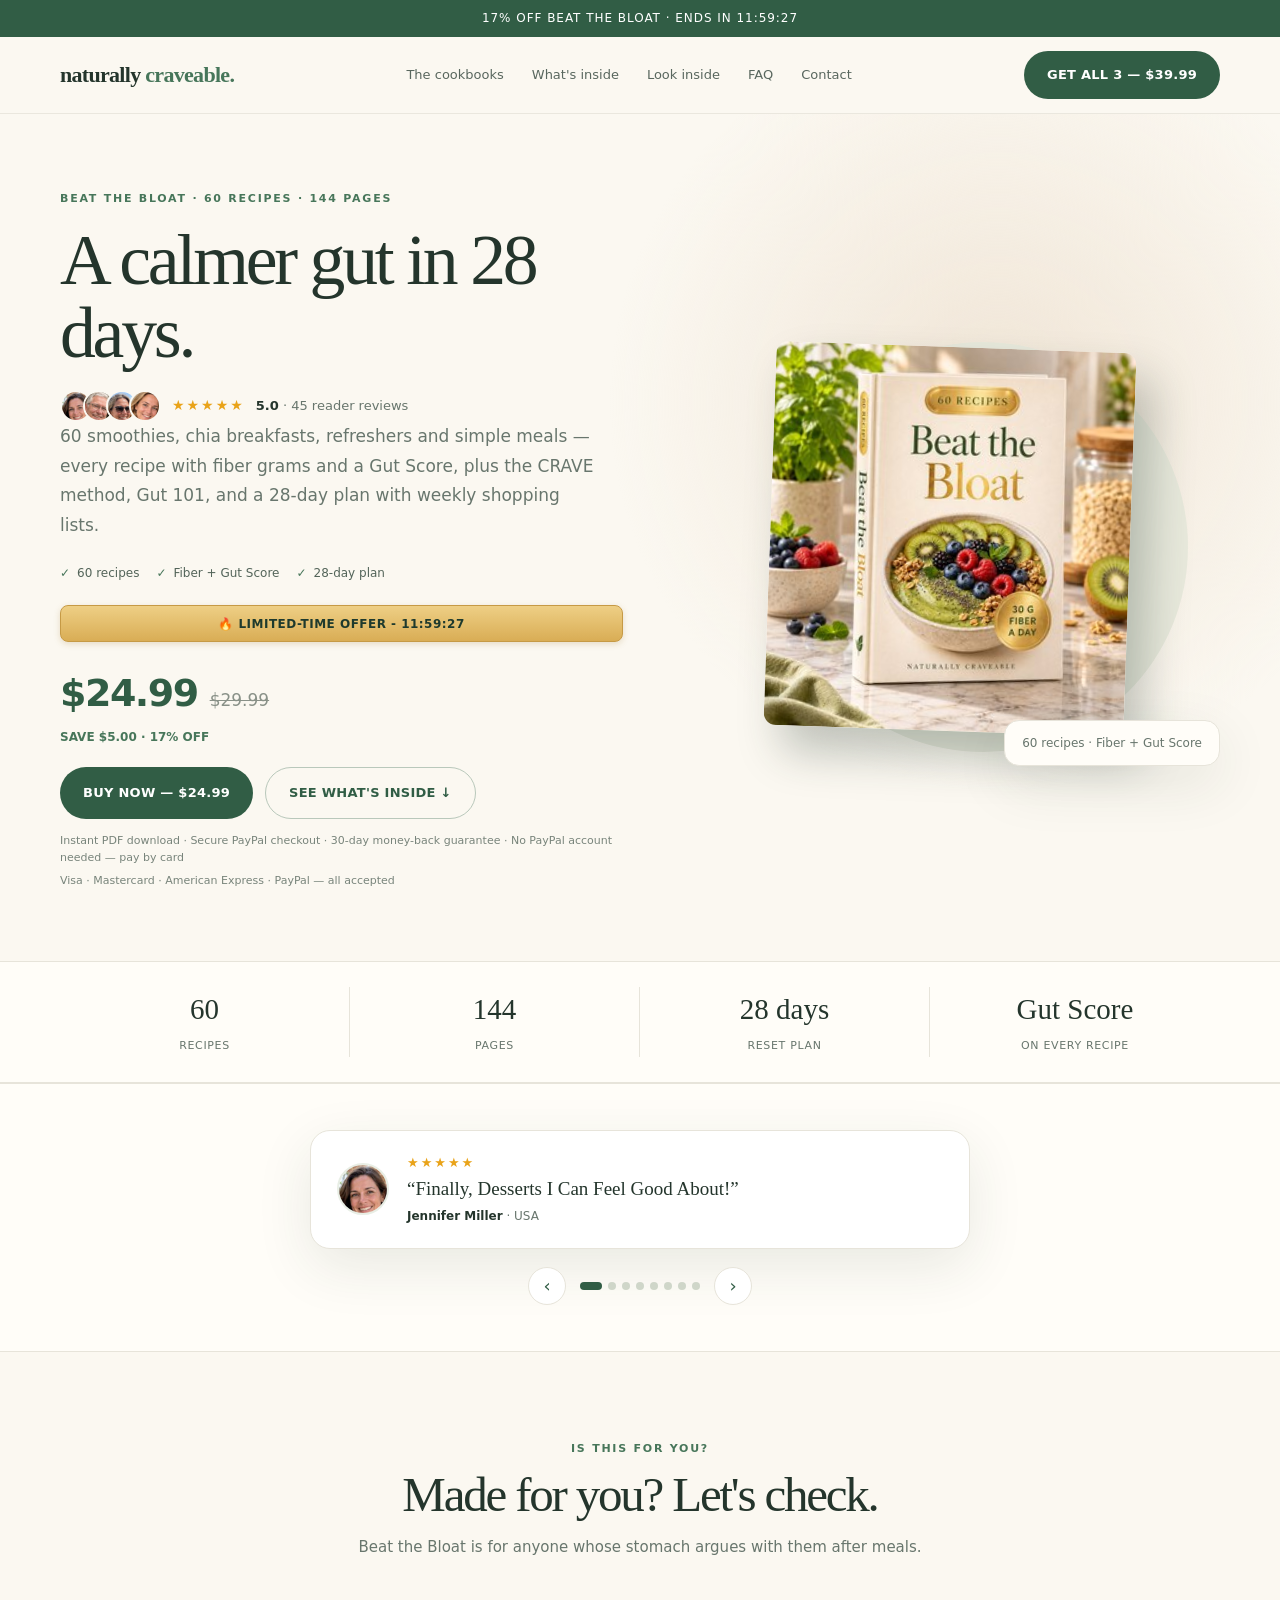
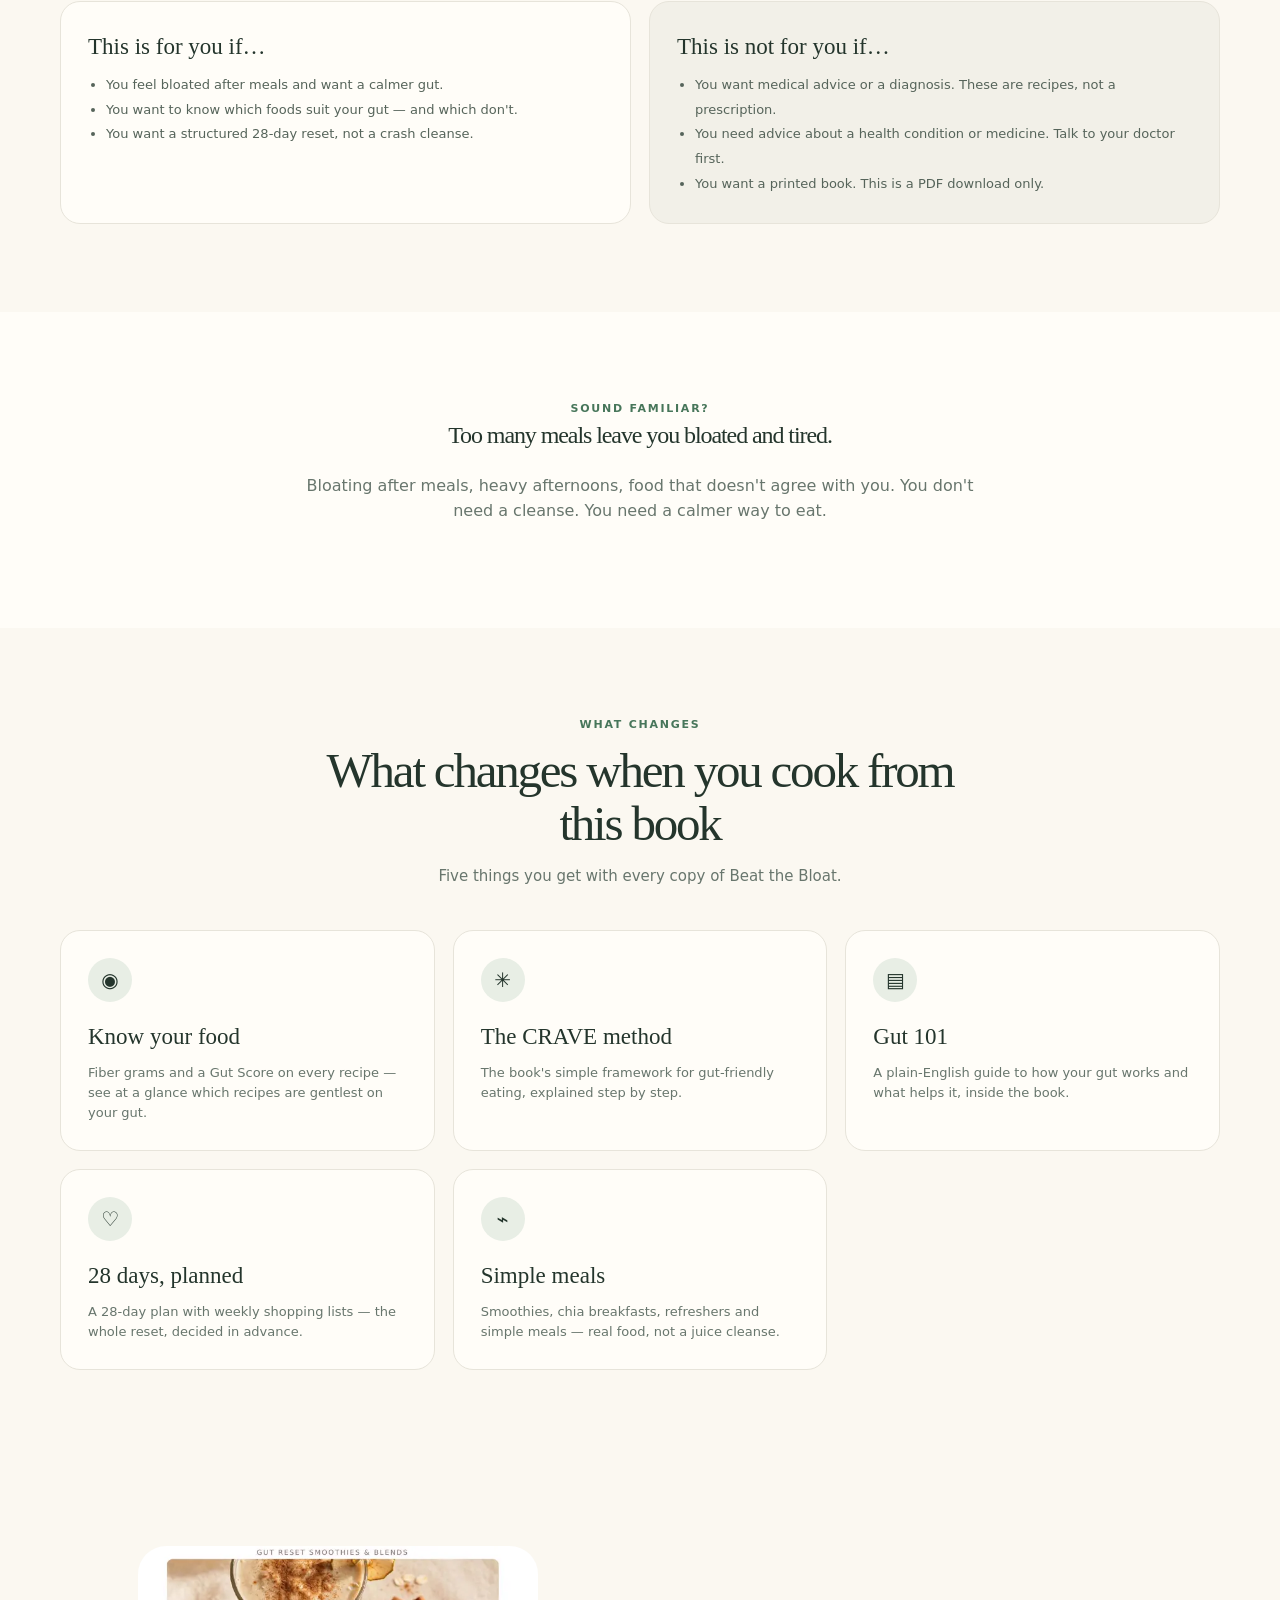
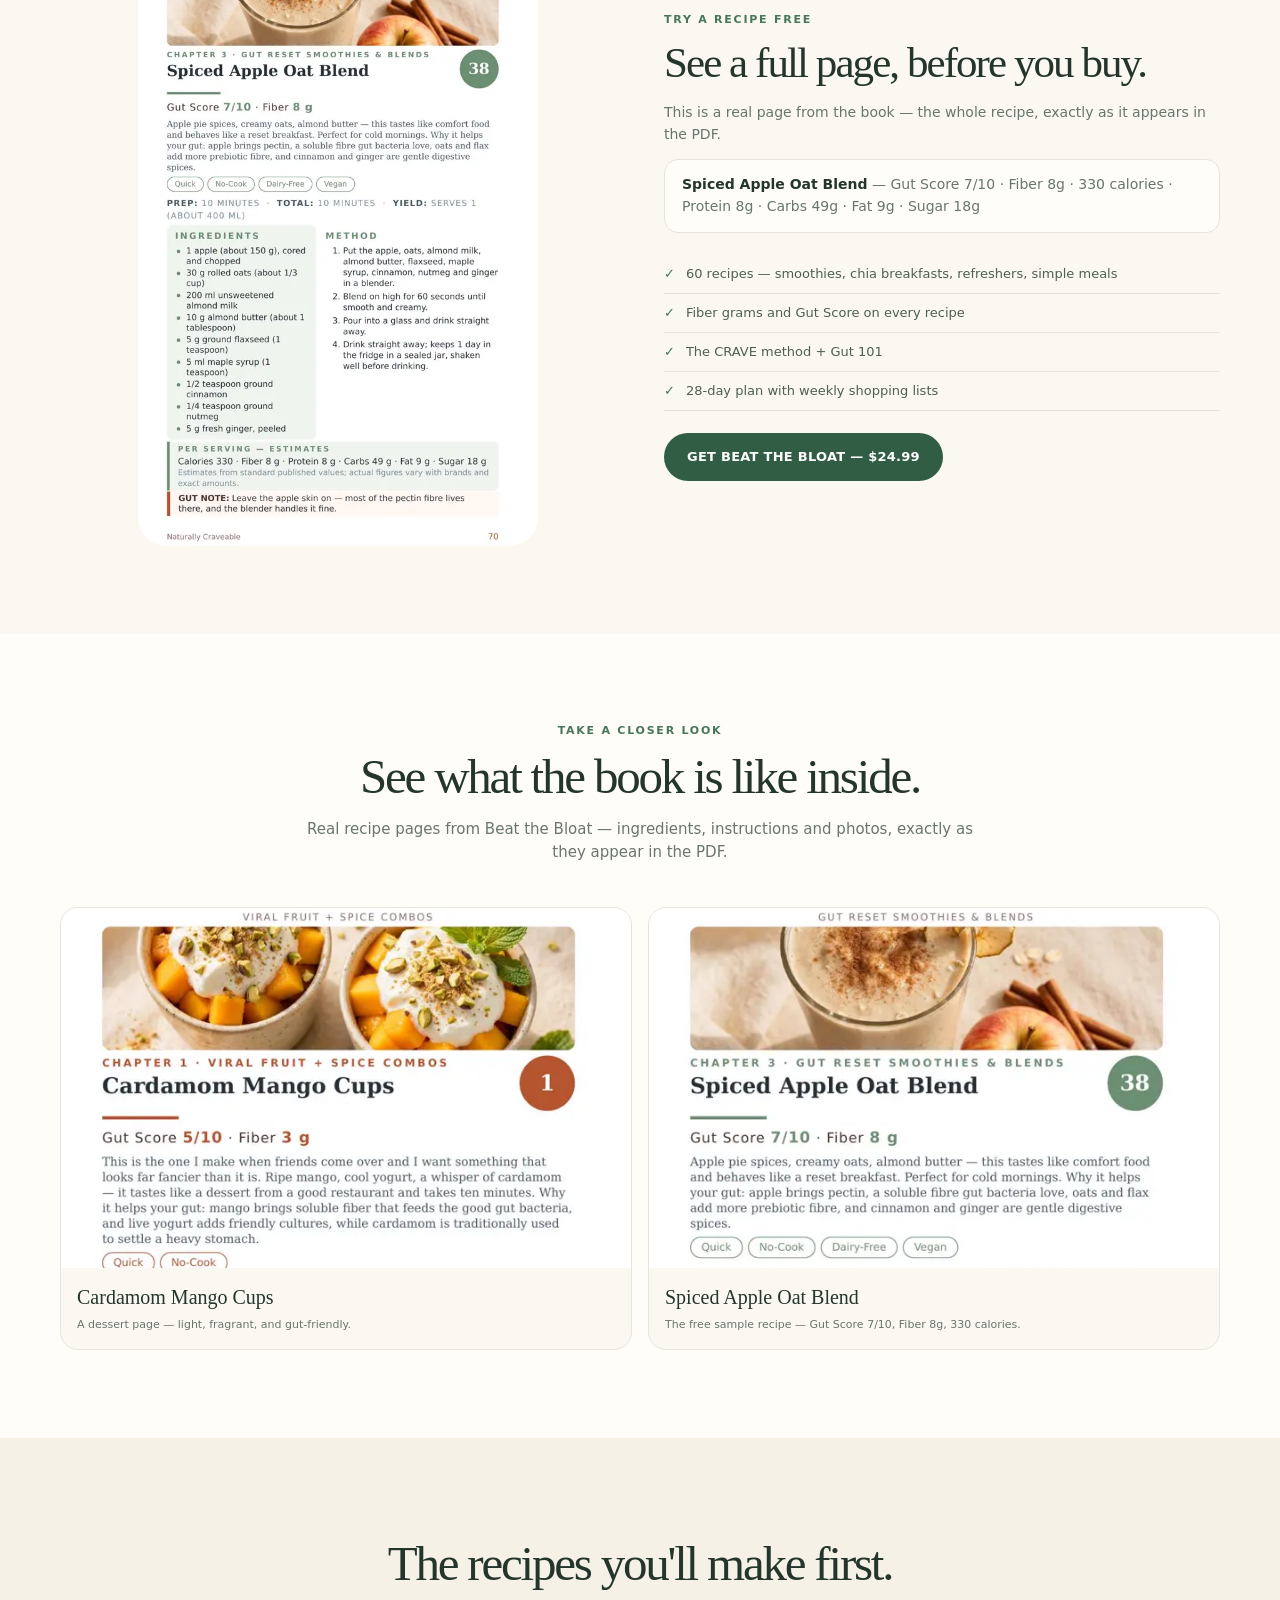
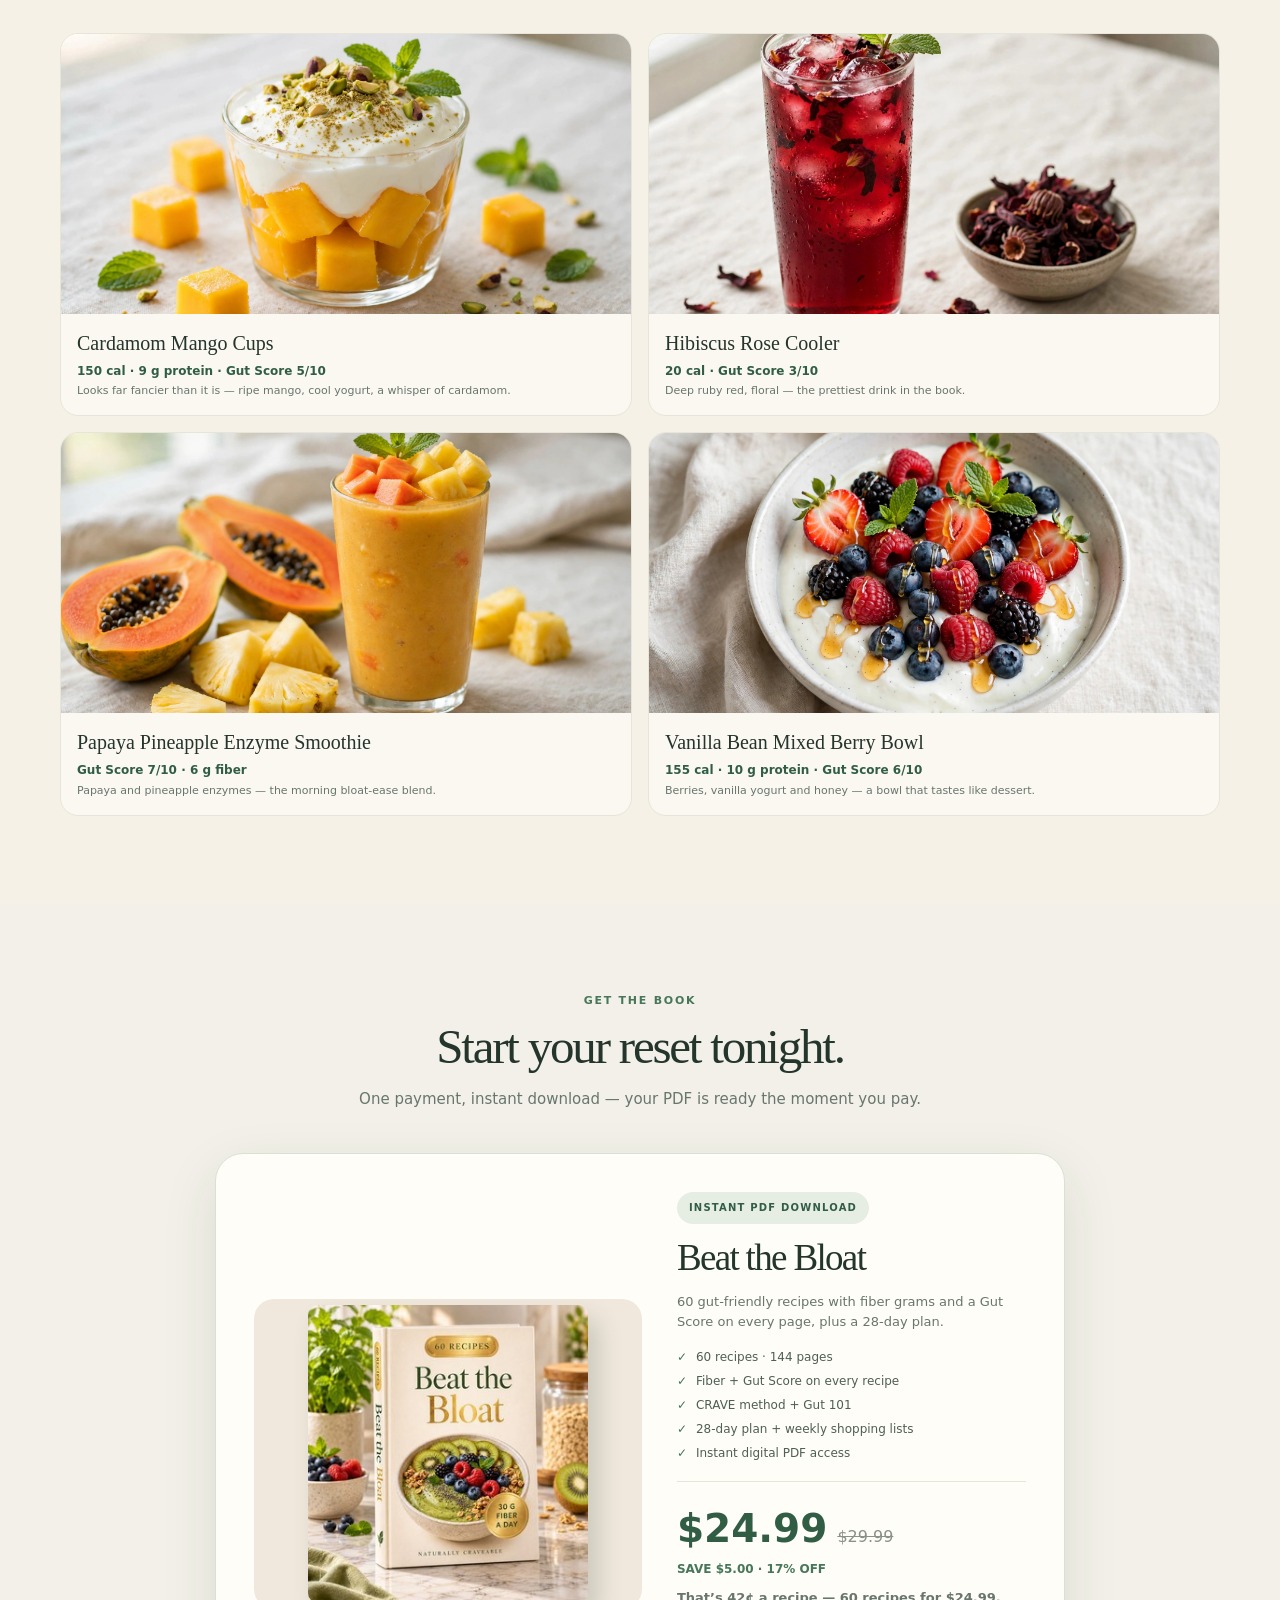
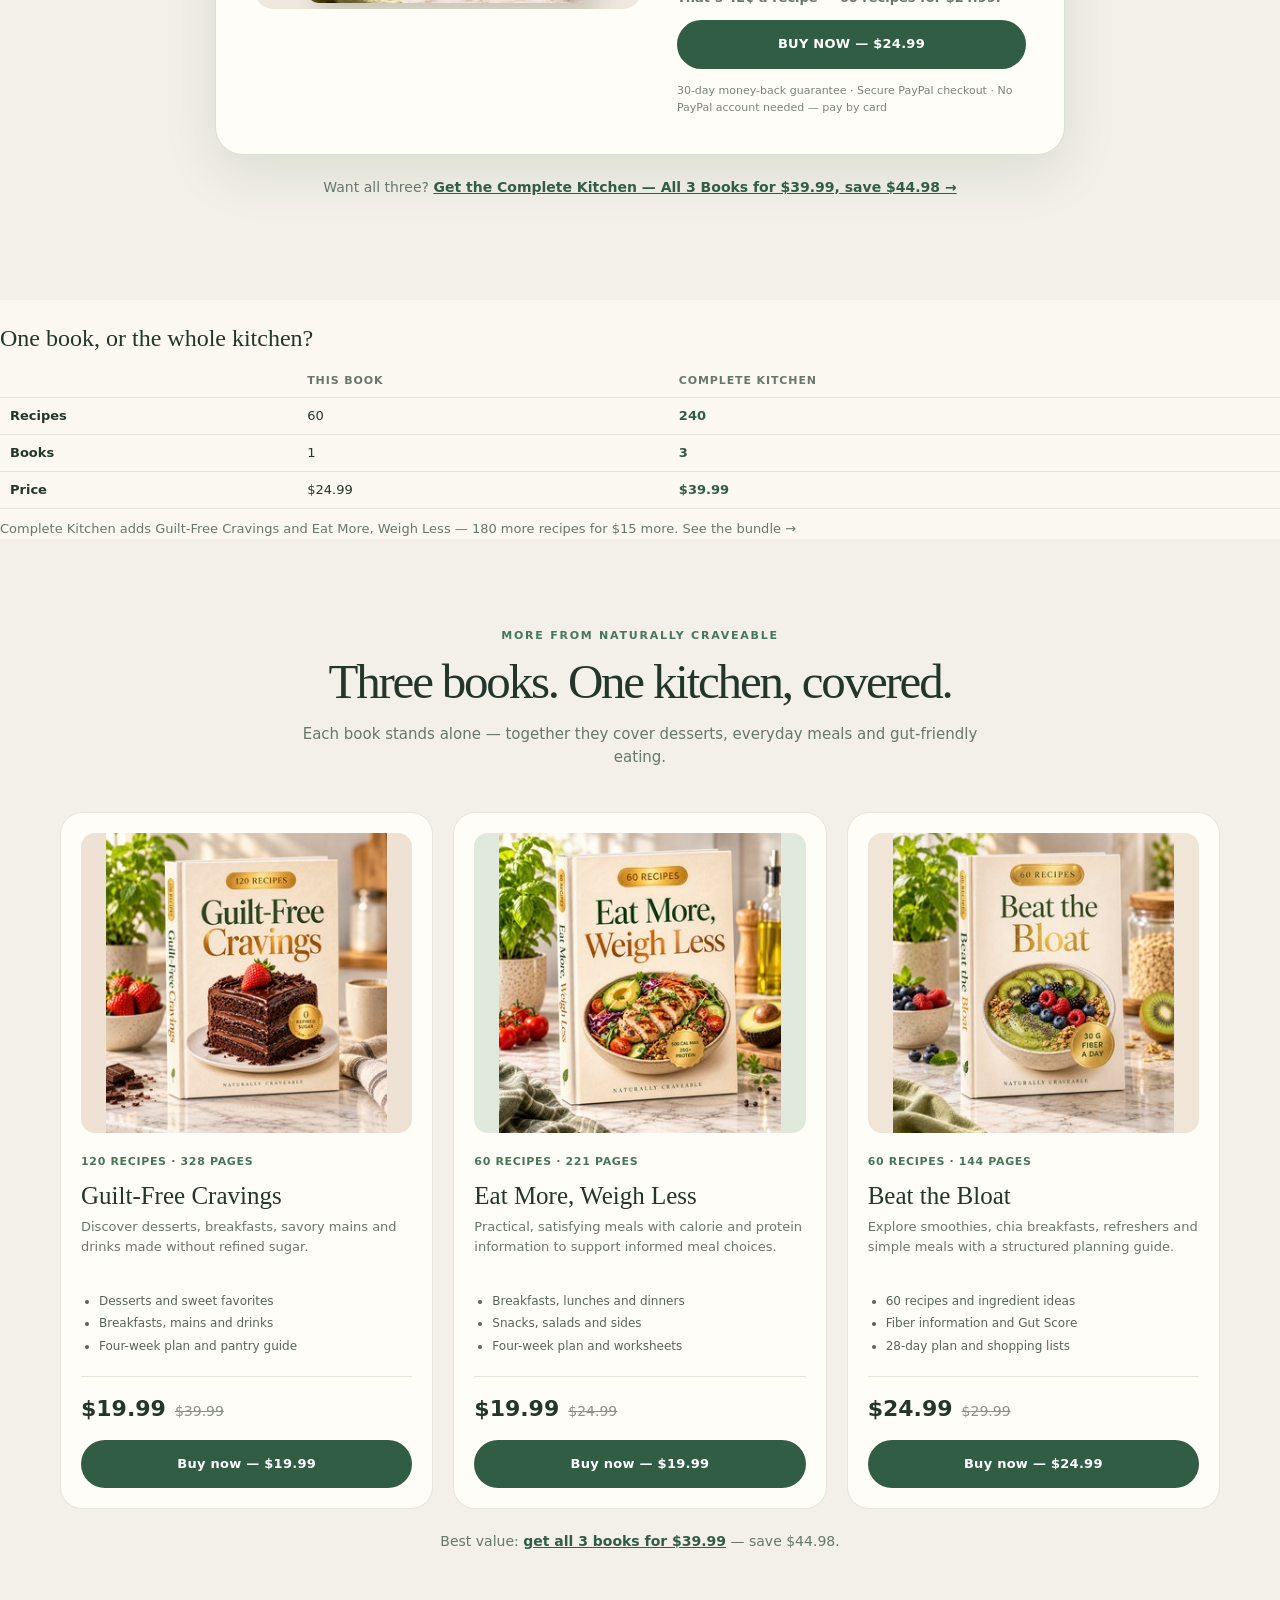
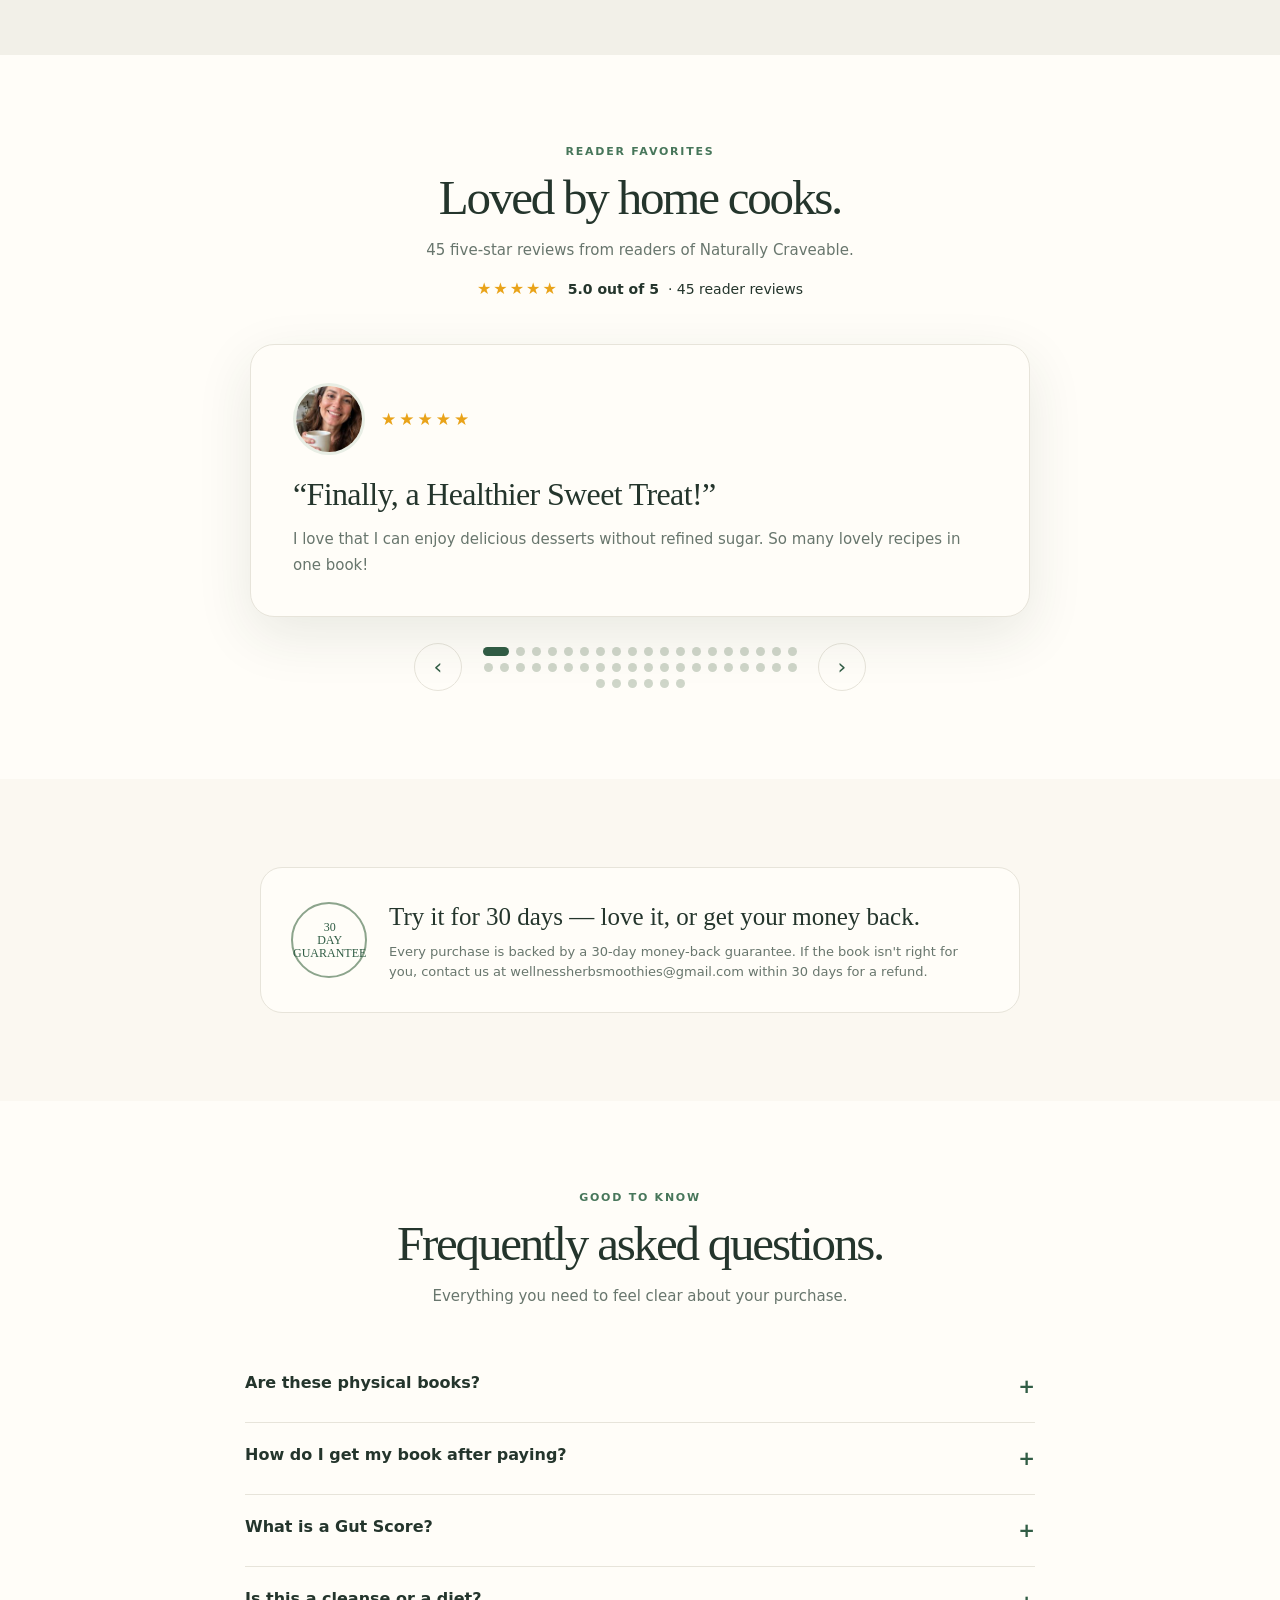
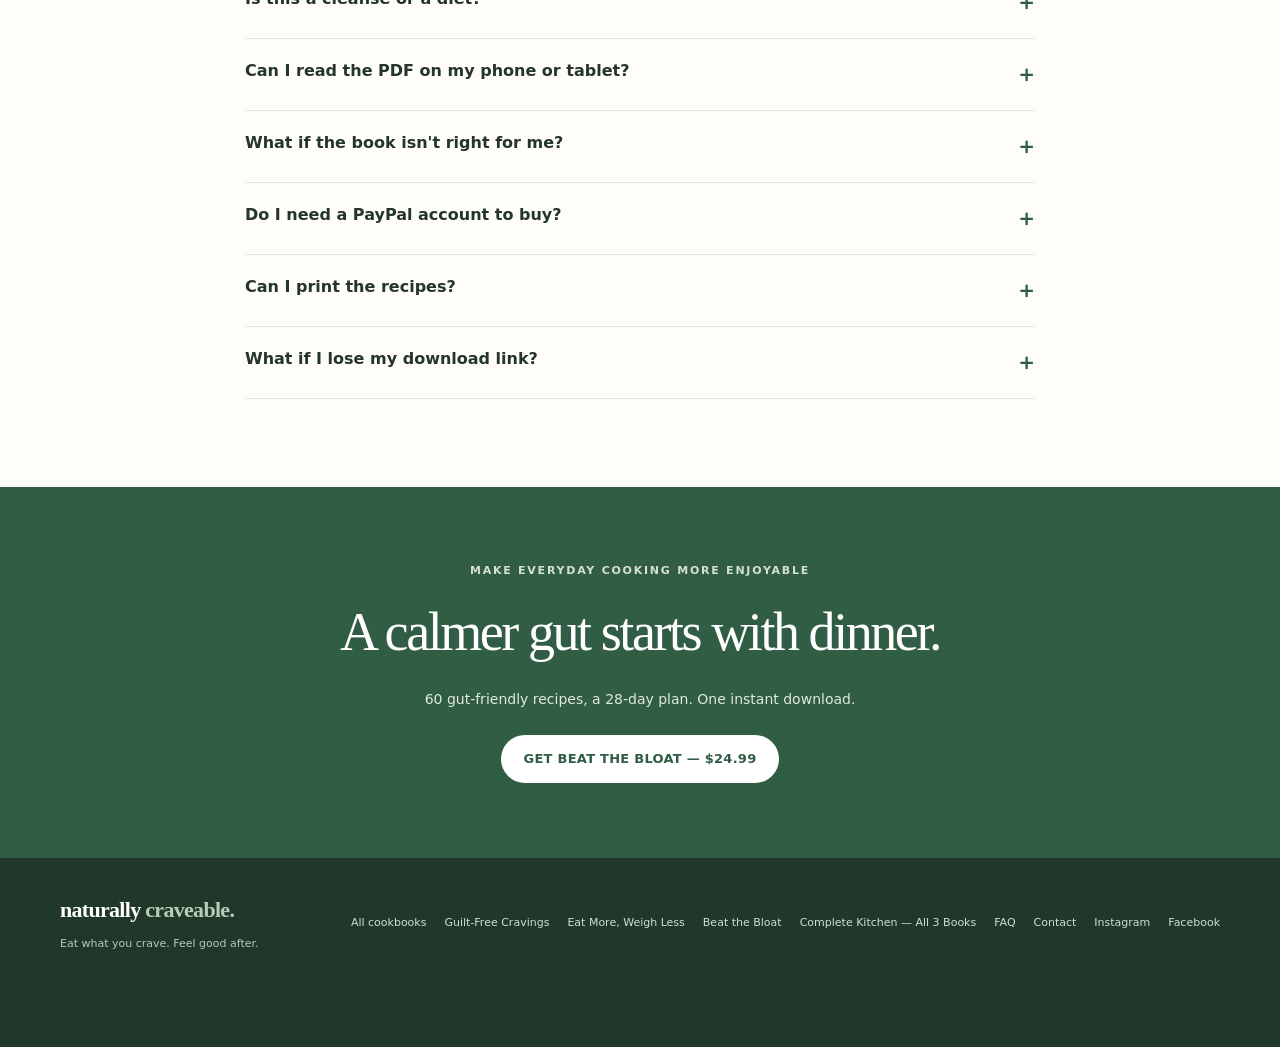
<file: gut-debloat-reset.html>
<!doctype html>
<html lang="en">
<head>
<meta charset="utf-8">
<meta name="viewport" content="width=device-width, initial-scale=1">
<!-- Google Analytics 4 -->
<script async src="https://www.googletagmanager.com/gtag/js?id=G-ELWDRG4J22"></script>
<script>window.dataLayer = window.dataLayer || []; function gtag(){dataLayer.push(arguments);} gtag('js', new Date()); gtag('config', 'G-ELWDRG4J22');</script>
<meta name="theme-color" content="#315d45">
<link rel="icon" type="image/x-icon" href="favicon.ico">
<link rel="icon" type="image/png" sizes="32x32" href="favicon-32x32.png">
<link rel="apple-touch-icon" sizes="180x180" href="apple-touch-icon.png">
<title>Beat the Bloat — 60 Gut-Friendly Recipes, 28-Day Plan | Naturally Craveable</title>
<meta name="description" content="60 gut-friendly recipes with fiber grams and a Gut Score on every page, the CRAVE method, Gut 101, and a 28-day plan with weekly shopping lists. Instant PDF download.">
<link rel="canonical" href="https://crave.thewellnessherb.com/gut-debloat-reset.html">
<script type="application/ld+json">{"@context": "https://schema.org", "@type": "Product", "name": "Beat the Bloat", "image": "https://crave.thewellnessherb.com/assets/cover-b3-300.jpg", "description": "60 gut-friendly recipes with fiber grams and a Gut Score on every page, the CRAVE method, Gut 101, and a 28-day plan with weekly shopping lists. Instant PDF download.", "brand": {"@type": "Brand", "name": "Naturally Craveable"}, "aggregateRating": {"@type": "AggregateRating", "ratingValue": "5.0", "reviewCount": "45"}, "offers": {"@type": "Offer", "url": "https://crave.thewellnessherb.com/gut-debloat-reset.html", "priceCurrency": "USD", "price": "24.99", "availability": "https://schema.org/InStock"}}</script>
<meta property="og:type" content="website">
<meta property="og:site_name" content="Naturally Craveable">
<meta property="og:title" content="Beat the Bloat — A calmer gut in 28 days.">
<meta property="og:description" content="60 recipes with fiber grams and a Gut Score on every page. Instant PDF download.">
<meta property="og:url" content="https://crave.thewellnessherb.com/gut-debloat-reset.html">
<meta property="og:image" content="https://crave.thewellnessherb.com/assets/cover-b3-300.jpg">
<meta property="og:image:width" content="300">
<meta property="og:image:height" content="450">
<meta name="twitter:card" content="summary_large_image">
<meta name="twitter:title" content="Beat the Bloat — 60 Gut-Friendly Recipes, 28-Day Plan">
<meta name="twitter:description" content="A calmer gut in 28 days. Instant PDF download.">
<meta name="twitter:image" content="https://crave.thewellnessherb.com/assets/cover-b3-300.jpg">
<style>
:root{
 --ink:#24352c;--muted:#68766d;--green:#315d45;--green2:#47765a;--sage:#e8eee5;
 --cream:#fbf8f1;--paper:#fffdf8;--peach:#f4e2d2;--line:#e7e4da;--gold:#b78b51;
 --shadow:0 18px 55px rgba(37,55,43,.10);--radius:24px;--max:1160px
}
*{box-sizing:border-box}html{scroll-behavior:smooth}body{margin:0;background:var(--cream);color:var(--ink);font-family:Inter,ui-sans-serif,system-ui,-apple-system,BlinkMacSystemFont,"Segoe UI",sans-serif;line-height:1.55}
a{color:inherit;text-decoration:none}button{font:inherit}.wrap{width:min(var(--max),calc(100% - 44px));margin:auto}
.announcement{background:var(--green);color:#fff;text-align:center;padding:9px 16px;font-size:12px;letter-spacing:.08em}
header{position:sticky;top:0;z-index:20;background:rgba(251,248,241,.92);backdrop-filter:blur(14px);border-bottom:1px solid rgba(231,228,218,.8)}
.nav{height:76px;display:flex;align-items:center;justify-content:space-between;gap:20px}
.logo{font-family:Georgia,serif;font-size:22px;letter-spacing:-.7px;font-weight:700}.logo span{color:var(--green2)}
.navlinks{display:flex;gap:28px;color:#59675e;font-size:13px}.navlinks a:hover{color:var(--green)}
.navcta,.btn{display:inline-flex;align-items:center;justify-content:center;border:0;border-radius:999px;background:var(--green);color:white;padding:14px 23px;font-weight:700;font-size:13px;letter-spacing:.02em;transition:.2s;cursor:pointer}
.navcta:hover,.btn:hover{background:#244b35;transform:translateY(-1px)}.btn.secondary{background:transparent;color:var(--green);border:1px solid #b9c8bb}.btn.light{background:#fff;color:var(--green)}
.btn-buy{width:100%;margin-top:14px}
.eyebrow{font-size:11px;letter-spacing:.16em;text-transform:uppercase;font-weight:800;color:var(--green2)}
.hero{padding:76px 0 72px;overflow:hidden;background:radial-gradient(circle at 78% 34%,#f0e5d6 0,transparent 34%),var(--cream)}
.hero-grid{display:grid;grid-template-columns:1.02fr .98fr;gap:56px;align-items:center}
h1,h2,h3,p{margin-top:0}h1,h2,.serif{font-family:Georgia,"Times New Roman",serif;font-weight:500;letter-spacing:-.045em}
h1{font-size:clamp(44px,5.6vw,72px);line-height:1.02;margin:17px 0 20px;max-width:620px}
.hero-copy>p{font-size:17px;color:var(--muted);max-width:540px;line-height:1.75}
.hero-proof{display:flex;gap:17px;flex-wrap:wrap;margin:23px 0;color:#536459;font-size:12px}.hero-proof span:before{content:"✓";color:var(--green2);font-weight:900;margin-right:7px}
.price-line{display:flex;align-items:baseline;gap:12px;margin:22px 0 5px}.price{font-size:38px;font-weight:800;letter-spacing:-1.5px;color:var(--green)}.old{color:#899188;text-decoration:line-through;font-size:17px}
.saving{font-size:12px;color:var(--green2);font-weight:800}.hero-actions{display:flex;gap:12px;align-items:center;flex-wrap:wrap;margin-top:20px}.hero-actions .btn{min-height:52px}.micro{font-size:11px;color:#78847b;margin-top:13px}.pay-marks{font-size:11px;color:#78847b;margin-top:6px}
.book-stage{min-height:470px;position:relative;display:flex;align-items:center;justify-content:center}
.stage-blob{position:absolute;width:410px;height:410px;border-radius:50%;background:#e8e9dc;right:6%;top:8%}
.stage-book{position:relative;width:210px;height:auto;border-radius:12px;box-shadow:14px 20px 32px #26382d30}
.stage-book.b2{transform:rotate(-12deg) translate(30px,16px);z-index:1}
.stage-book.b1{transform:translateY(-14px);z-index:3;width:245px;box-shadow:18px 28px 44px #26382d45}
.stage-book.b3{transform:rotate(12deg) translate(-30px,20px);z-index:2}
.stage-note{position:absolute;bottom:20px;right:0;background:#fffdf8;border:1px solid var(--line);padding:13px 17px;border-radius:15px;box-shadow:var(--shadow);font-size:12px;color:var(--muted)}
.single-stage{min-height:470px;position:relative;display:flex;align-items:center;justify-content:center}
.single-stage .stage-blob{position:absolute;width:410px;height:410px;border-radius:50%;background:#e8e9dc;right:6%;top:8%}
.single-stage img{position:relative;width:360px;height:auto;border-radius:12px;box-shadow:18px 26px 44px #26382d45;transform:rotate(2deg);z-index:2}
.single-stage .stage-note{position:absolute;bottom:8px;right:0;z-index:3;background:#fffdf8;border:1px solid var(--line);padding:13px 17px;border-radius:15px;box-shadow:var(--shadow);font-size:12px;color:var(--muted)}
.stats{background:#fffdf8;border-block:1px solid var(--line)}.stats-grid{display:grid;grid-template-columns:repeat(4,1fr);padding:25px 0}.stat{text-align:center;border-right:1px solid var(--line)}.stat:last-child{border:0}.stat strong{display:block;font-family:Georgia,serif;font-size:29px;font-weight:500}.stat span{font-size:11px;color:var(--muted);letter-spacing:.06em;text-transform:uppercase}
section{padding:88px 0}.section-head{text-align:center;max-width:690px;margin:0 auto 42px}.section-head h2{font-size:clamp(34px,4vw,49px);line-height:1.08;margin:12px 0 14px}.section-head p{color:var(--muted);font-size:15px}
.for-grid{display:grid;grid-template-columns:1fr 1fr;gap:18px}.for-card{background:#fffdf8;border:1px solid var(--line);padding:27px;border-radius:20px}.for-card h3{font-family:Georgia,serif;font-size:23px;font-weight:500;margin-bottom:8px}.for-card ul{padding-left:18px;color:#56645a;font-size:13px;line-height:1.9;margin:0}.not-card{background:#f2f0e8}
.narrow{max-width:690px;margin:auto;text-align:center}.narrow p{color:var(--muted);font-size:16px}
.benefit-grid{display:grid;grid-template-columns:repeat(3,1fr);gap:18px}.benefit{background:#fffdf8;border:1px solid var(--line);padding:27px;border-radius:20px}.benefit-icon{width:44px;height:44px;border-radius:50%;display:grid;place-items:center;background:var(--sage);font-size:20px;margin-bottom:17px}.benefit h3{font-family:Georgia,serif;font-size:23px;font-weight:500;margin-bottom:8px}.benefit p{color:var(--muted);font-size:13px;margin:0}
.books{background:#f2f0e8}.book-grid{display:grid;grid-template-columns:repeat(3,1fr);gap:20px}.product{background:#fffdf8;border:1px solid var(--line);border-radius:22px;padding:20px;display:flex;flex-direction:column}.cover{height:300px;border-radius:14px;display:flex;align-items:center;justify-content:center;margin-bottom:20px;overflow:hidden;position:relative;background:#efe2d5}.cover img{width:100%;height:100%;object-fit:contain;display:block}.cover.c2{background:#e1e8dc}.cover.c3{background:#f1e5d7}
.product h3{font-family:Georgia,serif;font-size:25px;line-height:1.08;font-weight:500;margin:0 0 8px}.meta{font-size:11px;color:var(--green2);font-weight:800;letter-spacing:.06em;text-transform:uppercase;margin-bottom:12px}.product p{color:var(--muted);font-size:13px;min-height:60px}.product ul{padding-left:18px;color:#56645a;font-size:12px;line-height:1.9;margin:0 0 18px}.product-bottom{margin-top:auto;border-top:1px solid var(--line);padding-top:15px}.product-bottom .price-row{display:flex;align-items:baseline;gap:9px}.product-bottom strong{font-size:22px}.product-bottom del{color:#899188;font-size:14px}
.included-grid{display:grid;grid-template-columns:1fr 1fr;gap:48px;align-items:center}.included-art{min-height:0;aspect-ratio:2/3;max-width:400px;width:100%;margin-inline:auto;border-radius:28px;overflow:hidden;position:relative}.included-art img{width:100%;height:100%;object-fit:cover;display:block;position:absolute;inset:0}
.included-copy h2{font-size:43px;line-height:1.05;margin:12px 0 17px}.included-copy>p{color:var(--muted);font-size:14px}.checklist{list-style:none;padding:0;margin:22px 0}.checklist li{padding:9px 0;border-bottom:1px solid var(--line);font-size:13px;color:#4e5f53}.checklist li:before{content:"✓";color:var(--green2);font-weight:900;margin-right:11px}
.sample-line{background:#fffdf8;border:1px solid var(--line);border-radius:14px;padding:14px 17px;font-size:13px;color:var(--muted);margin:0 0 22px}.sample-line strong{color:var(--ink)}
.preview{background:#fffdf8}.preview-grid{display:grid;grid-template-columns:repeat(3,1fr);gap:16px}.preview-grid.two{grid-template-columns:repeat(2,1fr)}.preview-card{border:1px solid var(--line);border-radius:18px;overflow:hidden;background:var(--cream)}.preview-img{height:360px;overflow:hidden}.preview-img img{width:100%;height:100%;object-fit:cover;object-position:top;display:block}.preview-card h3{font-family:Georgia,serif;font-size:20px;font-weight:500;margin:14px 16px 3px}.preview-card p{font-size:11px;color:var(--muted);margin:0 16px 16px}
.gallery-sec{background:#f6f1e6}
.gallery-img{height:280px}
.gallery-img img{object-position:center}
.preview-card .macro{font-size:12px;font-weight:700;color:var(--green);margin:0 16px 2px}
.per-recipe{font-size:13px;font-weight:700;color:var(--green);margin:10px 0 0}
.per-recipe.small{font-size:12px;margin:6px 0 0}
.compare-wrap{margin-top:20px}
.compare-wrap h3{font-family:Georgia,serif;font-size:24px;font-weight:500;margin:0 0 6px}
.compare-wrap p{font-size:13px;color:var(--muted);margin:10px 0 0}
.compare{width:100%;border-collapse:collapse;font-size:13px}
.compare th,.compare td{padding:8px 10px;border-bottom:1px solid var(--line);text-align:left}
.compare th{font-size:11px;letter-spacing:.08em;text-transform:uppercase;color:var(--muted)}
.compare td:first-child{font-weight:600}
.compare .yes{color:var(--green);font-weight:700}
.persona-grid{display:grid;grid-template-columns:repeat(3,1fr);gap:16px}
.persona{border:1px solid var(--line);border-radius:18px;background:var(--paper);padding:18px}
.persona h3{font-family:Georgia,serif;font-size:19px;font-weight:500;margin:0 0 4px}
.persona p{font-size:13px;color:var(--muted);margin:0}
.persona a{color:var(--green);font-weight:700}

.how{background:var(--sage)}.steps{display:grid;grid-template-columns:repeat(3,1fr);gap:20px}.step{text-align:center;padding:12px}.step-num{width:48px;height:48px;margin:0 auto 17px;border-radius:50%;background:var(--green);color:white;display:grid;place-items:center;font-family:Georgia,serif;font-size:22px}.step h3{font-family:Georgia,serif;font-weight:500;font-size:23px}.step p{font-size:13px;color:var(--muted);max-width:260px;margin:auto}
.bundle{background:#f2f0e8}.bundle-card{max-width:850px;margin:auto;background:#fffdf8;border:1px solid #d9e0d5;border-radius:28px;box-shadow:var(--shadow);padding:38px;display:grid;grid-template-columns:1fr .9fr;gap:35px;align-items:center}.bundle-visual{background:#f0e8dc;border-radius:20px;min-height:310px;display:flex;align-items:center;justify-content:center;overflow:hidden}.bundle-visual img{width:160px;height:auto;border-radius:10px;box-shadow:10px 14px 24px #26382d30;margin:0 -8px}.bundle-visual.single img{width:280px;margin:0}.pill{display:inline-block;background:#e6eee4;color:var(--green);font-size:10px;font-weight:900;letter-spacing:.12em;padding:8px 12px;border-radius:99px}.bundle-copy h2{font-size:37px;line-height:1.04;margin:15px 0}.bundle-copy p{font-size:13px;color:var(--muted)}.bundle-list{padding:0;list-style:none;font-size:12px;color:#4e5f53;line-height:2}.bundle-list li:before{content:"✓";color:var(--green2);font-weight:900;margin-right:9px}.bundle-price{display:flex;align-items:baseline;gap:10px;border-top:1px solid var(--line);padding-top:17px;margin-top:16px}.bundle-price strong{font-size:39px;color:var(--green)}.bundle-price del{color:#899188}.bundle-copy .btn{width:100%;margin-top:12px}
.cross-sell{text-align:center;margin-top:22px;font-size:14px;color:var(--muted)}.cross-sell a{color:var(--green);font-weight:700;text-decoration:underline}
.guarantee{display:flex;gap:22px;align-items:center;max-width:760px;margin:auto;padding:30px;border:1px solid var(--line);background:#fffdf8;border-radius:22px}.seal{width:76px;height:76px;flex:0 0 76px;border:2px solid #8ca48c;border-radius:50%;display:grid;place-items:center;color:var(--green);font-family:Georgia,serif;text-align:center;font-size:12px;line-height:1.1}.guarantee h3{font-family:Georgia,serif;font-size:25px;font-weight:500;margin:0 0 5px}.guarantee p{font-size:13px;color:var(--muted);margin:0}
.faq{background:#fffdf8}.faq-list{max-width:790px;margin:auto}.faq-item{border-bottom:1px solid var(--line)}.faq-q{width:100%;display:flex;justify-content:space-between;gap:20px;text-align:left;background:none;border:0;padding:20px 0;color:var(--ink);font-weight:700;cursor:pointer}.faq-q span:last-child{font-size:20px;color:var(--green)}.faq-a{display:none;color:var(--muted);font-size:13px;padding:0 30px 18px 0}.faq-item.open .faq-a{display:block}
.final-cta{background:var(--green);color:white;text-align:center;padding:75px 0}.final-cta .eyebrow{color:#d4e1d2}.final-cta h2{font-size:clamp(36px,4.6vw,54px);max-width:730px;margin:12px auto 15px}.final-cta p{color:#e0e9df;font-size:14px}.final-cta .btn{background:#fff;color:var(--green);margin-top:10px}
footer{padding:35px 0 95px;background:#20382a;color:#e6ede4}.footer-row{display:flex;justify-content:space-between;gap:25px;align-items:center}.footer-row p{font-size:11px;color:#b9c8ba;margin:8px 0 0}.footer-links{display:flex;gap:18px;font-size:11px;color:#d2ddd2}
.mobile-buy{display:none}
@media(max-width:850px){.hero-grid{gap:20px}.book-stage{min-height:390px}.stage-book{width:170px}.stage-book.b1{width:200px}.book-stage .stage-blob{width:330px;height:330px}.single-stage{min-height:400px}.single-stage img{width:340px}.bundle-card{gap:22px;padding:26px}.navlinks{gap:15px}}
@media(max-width:680px){
 .wrap{width:min(100% - 32px,var(--max))}.announcement{font-size:10px}.nav{height:64px}.navlinks{display:none}.navcta{padding:11px 15px;font-size:11px}
 .hero{padding:48px 0 38px}.hero-grid{grid-template-columns:minmax(0,1fr);gap:6px}.hero-copy{text-align:center}.hero-copy>p{font-size:15px;margin-inline:auto}.hero h1{font-size:46px}.hero-proof{justify-content:center;gap:10px}.hero-actions{justify-content:center}.hero-actions .btn{width:100%}.price-line{justify-content:center}.book-stage{min-height:315px;margin-top:0}.stage-blob{width:280px!important;height:280px!important;right:auto!important;top:0!important}.stage-book{width:150px;margin:0 -12px}.stage-book.b1{width:165px}.stage-book.b2{transform:rotate(-12deg) translate(18px,16px)}.stage-book.b3{transform:rotate(12deg) translate(-18px,20px)}.book-stage .stage-note{bottom:0;right:2px;font-size:10px}
 .single-stage{min-height:380px;margin-top:0}.single-stage img{width:340px}.single-stage .stage-blob{width:300px!important;height:300px!important;right:auto!important;top:0!important}.single-stage .stage-note{bottom:0;right:2px;font-size:10px;z-index:3}
 .stats-grid{grid-template-columns:repeat(2,1fr);row-gap:17px;padding:22px 0}.stat:nth-child(2){border:0}.stat strong{font-size:25px}
 section{padding:62px 0}.section-head{margin-bottom:28px}.section-head h2{font-size:36px}.for-grid{grid-template-columns:1fr}.benefit-grid,.book-grid,.steps{grid-template-columns:1fr}.benefit{padding:22px}.product{padding:17px}.cover{height:260px}.product p{min-height:0}
 .included-grid{grid-template-columns:1fr;gap:28px}.included-art{min-height:0;max-width:340px}.included-copy h2{font-size:36px}
 .preview-grid{grid-template-columns:1fr 1fr;gap:10px}.preview-grid.two{grid-template-columns:1fr 1fr}.preview-img{height:220px}.gallery-img{height:200px}.preview-card .macro{margin:0 11px 2px}.persona-grid{grid-template-columns:1fr}.compare{font-size:12px}.compare-wrap h3{font-size:20px}.preview-card h3{font-size:17px;margin:11px 11px 2px}.preview-card p{margin:0 11px 12px;font-size:10px}
 .bundle-card{grid-template-columns:1fr;padding:17px;gap:20px}.bundle-visual{min-height:260px}.bundle-visual img{width:130px}.bundle-visual.single img{width:230px}.bundle-copy{padding:0 5px 8px}.bundle-copy h2{font-size:32px}
 .guarantee{padding:20px;align-items:flex-start}.seal{width:62px;height:62px;flex-basis:62px;font-size:11px}.guarantee h3{font-size:21px}
 .final-cta{padding:60px 0}.footer-row{align-items:flex-start;flex-direction:column}.footer-links{flex-wrap:wrap}
 .mobile-buy{display:flex;position:fixed;z-index:30;bottom:0;left:0;right:0;padding:10px 16px calc(10px + env(safe-area-inset-bottom));background:rgba(255,253,248,.96);backdrop-filter:blur(12px);border-top:1px solid var(--line);align-items:center;justify-content:space-between;gap:12px;transform:translateY(110%);transition:transform .25s}.mobile-buy.visible{transform:translateY(0)}.mobile-buy .mini-price{font-weight:800;color:var(--green);font-size:19px}.mobile-buy small{display:block;color:var(--muted);font-size:9px}.mobile-buy .btn{padding:12px 17px;font-size:11px;white-space:nowrap}
}
@media(prefers-reduced-motion:reduce){html{scroll-behavior:auto}*,*:before,*:after{transition:none!important}}

.hero-rating{display:flex;align-items:center;gap:11px;margin-top:18px;text-decoration:none;color:var(--ink)}
.hero-avatars{display:flex}
.hero-avatars img{width:32px;height:32px;border-radius:50%;object-fit:cover;border:2px solid #fbf8f1;margin-left:-9px}
.hero-avatars img:first-child{margin-left:0}
.hero-rating .stars{color:#e9a319;font-size:14px;letter-spacing:2px}
.hero-rating span:last-child{font-size:13px;color:var(--muted)}
.hero-rating strong{color:var(--ink)}
.review-summary{display:flex;align-items:center;justify-content:center;gap:9px;margin-top:14px;font-size:14px}
.review-summary .stars{color:#e9a319;font-size:16px;letter-spacing:2px}
.carousel{max-width:780px;margin:auto}
.review-viewport{position:relative}
.review-slide{display:none;background:#fffdf8;border:1px solid var(--line);border-radius:24px;padding:38px 42px;box-shadow:var(--shadow)}
.review-slide.active{display:block}
.review-top{display:flex;align-items:center;gap:16px;margin-bottom:20px}
.review-avatar{width:72px;height:72px;border-radius:50%;object-fit:cover;flex:0 0 72px;border:3px solid var(--sage)}
.review-slide .stars{color:#e9a319;font-size:17px;letter-spacing:3px}
.review-quote{font-family:Georgia,serif;font-size:clamp(24px,3vw,32px);line-height:1.2;letter-spacing:-.02em;font-weight:500;margin:0 0 14px}
.review-slide p{color:var(--muted);font-size:15px;line-height:1.7;margin:0}
.review-who{margin-top:16px;font-size:13px;color:var(--muted)}
.review-who strong{color:var(--ink)}
.carousel-nav{display:flex;align-items:center;justify-content:center;gap:18px;margin-top:26px}
.carousel-arrow{width:48px;height:48px;border-radius:50%;border:1px solid var(--line);background:#fffdf8;color:var(--green);font-size:22px;line-height:1;cursor:pointer;display:grid;place-items:center;flex:0 0 48px}
.carousel-arrow:hover{background:var(--sage)}
.carousel-dots{display:flex;gap:7px;flex-wrap:wrap;justify-content:center;max-width:320px}
.carousel-dots button{width:9px;height:9px;border-radius:99px;border:0;background:#cfd6c9;cursor:pointer;padding:0}
.carousel-dots button.active{width:26px;background:var(--green)}
.mini-reviews{padding:46px 0;background:#fffdf8;border-block:1px solid var(--line)}
.mini-carousel{max-width:660px;margin:auto}
.mini-slide{display:none;background:#fff;border:1px solid var(--line);border-radius:20px;padding:22px 26px;align-items:center;gap:18px;box-shadow:var(--shadow)}
.mini-slide.active{display:flex}
.mini-avatar{width:52px;height:52px;border-radius:50%;object-fit:cover;flex:0 0 52px;border:2px solid var(--sage)}
.mini-slide .stars{color:#e9a319;font-size:13px;letter-spacing:2px}
.mini-quote{font-family:Georgia,serif;font-size:19px;line-height:1.3;margin:4px 0 6px}
.mini-who{font-size:12px;color:var(--muted)}
.mini-who strong{color:var(--ink)}
.mini-nav{display:flex;align-items:center;justify-content:center;gap:14px;margin-top:18px}
.mini-arrow{width:38px;height:38px;border-radius:50%;border:1px solid var(--line);background:#fff;color:var(--green);font-size:18px;line-height:1;cursor:pointer;display:grid;place-items:center;flex:0 0 38px}
.mini-arrow:hover{background:var(--sage)}
.mini-dots{display:flex;gap:6px}
.mini-dots button{width:8px;height:8px;border-radius:99px;border:0;background:#cfd6c9;cursor:pointer;padding:0}
.mini-dots button.active{width:22px;background:var(--green)}
@media(max-width:680px){.hero-rating{justify-content:center}.mini-slide{padding:18px}.mini-quote{font-size:17px}.review-slide{padding:26px 22px}.review-avatar{width:56px;height:56px;flex-basis:56px}.carousel-arrow{width:42px;height:42px;flex-basis:42px}}
@media(max-width:680px){.single-stage{order:-1}}
</style>
</head>
<body>
<div class="announcement">17% OFF BEAT THE BLOAT · ENDS IN <span class="cd" style="font-variant-numeric:tabular-nums">12:00:00</span></div>
<header>
 <div class="wrap nav">
  <a class="logo" href="https://crave.thewellnessherb.com/">naturally <span>craveable.</span></a>
  <nav class="navlinks"><a href="https://crave.thewellnessherb.com/">The cookbooks</a><a href="#inside">What's inside</a><a href="#previews">Look inside</a><a href="#faq">FAQ</a><a href="mailto:wellnessherbsmoothies@gmail.com">Contact</a></nav>
  <a class="navcta" href="complete-collection.html">GET ALL 3 — $39.99</a>
 </div>
</header>
<main>
<section class="hero">
 <div class="wrap hero-grid">
  <div class="hero-copy">
   <div class="eyebrow">Beat the Bloat · 60 recipes · 144 pages</div>
   <h1>A calmer gut in 28 days.</h1>
  <a class="hero-rating" href="#reviews"><span class="hero-avatars"><img src="assets/reviews/avatar-22.jpg" alt="" loading="lazy"><img src="assets/reviews/avatar-23.jpg" alt="" loading="lazy"><img src="assets/reviews/avatar-24.jpg" alt="" loading="lazy"><img src="assets/reviews/avatar-26.jpg" alt="" loading="lazy"></span><span class="stars">★★★★★</span><span><strong>5.0</strong> · 45 reader reviews</span></a>
   <p>60 smoothies, chia breakfasts, refreshers and simple meals — every recipe with fiber grams and a Gut Score, plus the CRAVE method, Gut 101, and a 28-day plan with weekly shopping lists.</p>
   <div class="hero-proof"><span>60 recipes</span><span>Fiber + Gut Score</span><span>28-day plan</span></div>
      <style>
   .bf-countdown{margin:8px 0 0;background:linear-gradient(180deg,#eecf85,#d9ad55);border:1px solid #c69a45;border-radius:8px;padding:5px 10px;text-align:center;box-shadow:0 2px 6px rgba(160,120,40,.22)}
   .bf-countdown span{font-size:12px;font-weight:800;letter-spacing:.04em;color:#1e3a2d}
   @media(max-width:680px){.bf-countdown{padding:5px 8px}.bf-countdown span{font-size:12px;letter-spacing:.03em}}
   </style>
   <div class="bf-countdown"><span>🔥 LIMITED-TIME OFFER - <span class="cd-t">12:00:00</span></span></div>
   <div class="price-line"><span class="price">$24.99</span><span class="old">$29.99</span></div>
   <div class="saving">SAVE $5.00 · 17% OFF</div>
   <div class="hero-actions"><a class="btn" href="https://www.paypal.com/ncp/payment/SFBT26YZYEHNY">BUY NOW — $24.99</a><a class="btn secondary" href="#inside">SEE WHAT'S INSIDE ↓</a></div>
   <div class="micro">Instant PDF download · Secure PayPal checkout · 30-day money-back guarantee · No PayPal account needed — pay by card</div>
   <div class="pay-marks">Visa · Mastercard · American Express · PayPal — all accepted</div>
  </div>
  <div class="single-stage" aria-label="Beat the Bloat cookbook cover">
   <div class="stage-blob"></div>
   <img src="assets/cover-b3-300.jpg" alt="Beat the Bloat cover" width="300" height="320" fetchpriority="high">
   <div class="stage-note">60 recipes · Fiber + Gut Score</div>
  </div>
 </div>
</section>
<div class="stats"><div class="wrap stats-grid">
 <div class="stat"><strong>60</strong><span>Recipes</span></div><div class="stat"><strong>144</strong><span>Pages</span></div><div class="stat"><strong>28 days</strong><span>Reset plan</span></div><div class="stat"><strong>Gut Score</strong><span>On every recipe</span></div>
</div></div>
<section class="mini-reviews"><div class="wrap">
  <div class="mini-carousel" id="miniCarousel">
   <div class="mini-viewport">
   <article class="mini-slide active"><img class="mini-avatar" src="assets/reviews/avatar-22.jpg" alt="Jennifer Miller" loading="lazy"><div class="mini-body"><div class="stars">★★★★★</div><p class="mini-quote">&ldquo;Finally, Desserts I Can Feel Good About!&rdquo;</p><div class="mini-who"><strong>Jennifer Miller</strong> · USA</div></div></article>
   <article class="mini-slide"><img class="mini-avatar" src="assets/reviews/avatar-23.jpg" alt="David Wilson" loading="lazy"><div class="mini-body"><div class="stars">★★★★★</div><p class="mini-quote">&ldquo;A Lovely Surprise&rdquo;</p><div class="mini-who"><strong>David Wilson</strong> · UK</div></div></article>
   <article class="mini-slide"><img class="mini-avatar" src="assets/reviews/avatar-24.jpg" alt="Sarah Thompson" loading="lazy"><div class="mini-body"><div class="stars">★★★★★</div><p class="mini-quote">&ldquo;Beautiful Recipes!&rdquo;</p><div class="mini-who"><strong>Sarah Thompson</strong> · Canada</div></div></article>
   <article class="mini-slide"><img class="mini-avatar" src="assets/reviews/avatar-26.jpg" alt="Emma Davis" loading="lazy"><div class="mini-body"><div class="stars">★★★★★</div><p class="mini-quote">&ldquo;Worth Every Penny&rdquo;</p><div class="mini-who"><strong>Emma Davis</strong> · UK</div></div></article>
   <article class="mini-slide"><img class="mini-avatar" src="assets/reviews/avatar-27.jpg" alt="Michael Brown" loading="lazy"><div class="mini-body"><div class="stars">★★★★★</div><p class="mini-quote">&ldquo;Chocolate Lovers Will Enjoy This!&rdquo;</p><div class="mini-who"><strong>Michael Brown</strong> · USA</div></div></article>
   <article class="mini-slide"><img class="mini-avatar" src="assets/reviews/avatar-28.jpg" alt="Helen Taylor" loading="lazy"><div class="mini-body"><div class="stars">★★★★★</div><p class="mini-quote">&ldquo;A Wonderful Collection&rdquo;</p><div class="mini-who"><strong>Helen Taylor</strong> · UK</div></div></article>
   <article class="mini-slide"><img class="mini-avatar" src="assets/reviews/avatar-36.jpg" alt="Rachel Green" loading="lazy"><div class="mini-body"><div class="stars">★★★★★</div><p class="mini-quote">&ldquo;Perfect for Sweet Cravings&rdquo;</p><div class="mini-who"><strong>Rachel Green</strong> · Australia</div></div></article>
   <article class="mini-slide"><img class="mini-avatar" src="assets/reviews/avatar-45.jpg" alt="Richard Moore" loading="lazy"><div class="mini-body"><div class="stars">★★★★★</div><p class="mini-quote">&ldquo;Very Happy With My Purchase&rdquo;</p><div class="mini-who"><strong>Richard Moore</strong> · UK</div></div></article>
   </div>
   <div class="mini-nav"><button class="mini-arrow" id="miniPrev" aria-label="Previous review">&lsaquo;</button><div class="mini-dots" id="miniDots"></div><button class="mini-arrow" id="miniNext" aria-label="Next review">&rsaquo;</button></div>
  </div>
 </div></section>
<section>
 <div class="wrap">
  <div class="section-head"><div class="eyebrow">Is this for you?</div><h2>Made for you? Let's check.</h2><p>Beat the Bloat is for anyone whose stomach argues with them after meals.</p></div>
  <div class="for-grid">
   <div class="for-card"><h3>This is for you if…</h3>
    <ul><li>You feel bloated after meals and want a calmer gut.</li><li>You want to know which foods suit your gut — and which don't.</li><li>You want a structured 28-day reset, not a crash cleanse.</li></ul>
   </div>
   <div class="for-card not-card"><h3>This is not for you if…</h3>
    <ul><li>You want medical advice or a diagnosis. These are recipes, not a prescription.</li><li>You need advice about a health condition or medicine. Talk to your doctor first.</li><li>You want a printed book. This is a PDF download only.</li></ul>
   </div>
  </div>
 </div>
</section>
<section style="background:#fffdf8">
 <div class="wrap narrow">
  <div class="eyebrow">Sound familiar?</div>
  <h2>Too many meals leave you bloated and tired.</h2>
  <p>Bloating after meals, heavy afternoons, food that doesn't agree with you. You don't need a cleanse. You need a calmer way to eat.</p>
 </div>
</section>
<section>
 <div class="wrap">
  <div class="section-head"><div class="eyebrow">What changes</div><h2>What changes when you cook from this book</h2><p>Five things you get with every copy of Beat the Bloat.</p></div>
  <div class="benefit-grid">
   <article class="benefit"><div class="benefit-icon">◉</div><h3>Know your food</h3><p>Fiber grams and a Gut Score on every recipe — see at a glance which recipes are gentlest on your gut.</p></article>
   <article class="benefit"><div class="benefit-icon">✳</div><h3>The CRAVE method</h3><p>The book's simple framework for gut-friendly eating, explained step by step.</p></article>
   <article class="benefit"><div class="benefit-icon">▤</div><h3>Gut 101</h3><p>A plain-English guide to how your gut works and what helps it, inside the book.</p></article>
   <article class="benefit"><div class="benefit-icon">♡</div><h3>28 days, planned</h3><p>A 28-day plan with weekly shopping lists — the whole reset, decided in advance.</p></article>
   <article class="benefit"><div class="benefit-icon">⌁</div><h3>Simple meals</h3><p>Smoothies, chia breakfasts, refreshers and simple meals — real food, not a juice cleanse.</p></article>
  </div>
 </div>
</section>
<section id="inside">
 <div class="wrap included-grid">
  <div class="included-art"><img src="assets/look-b3-sample.webp" alt="Spiced Apple Oat Blend recipe page from Beat the Bloat" loading="lazy"></div>
  <div class="included-copy"><div class="eyebrow">Try a recipe free</div><h2>See a full page, before you buy.</h2><p>This is a real page from the book — the whole recipe, exactly as it appears in the PDF.</p>
   <p class="sample-line"><strong>Spiced Apple Oat Blend</strong> — Gut Score 7/10 · Fiber 8g · 330 calories · Protein 8g · Carbs 49g · Fat 9g · Sugar 18g</p>
   <ul class="checklist"><li>60 recipes — smoothies, chia breakfasts, refreshers, simple meals</li><li>Fiber grams and Gut Score on every recipe</li><li>The CRAVE method + Gut 101</li><li>28-day plan with weekly shopping lists</li></ul>
   <a class="btn" href="https://www.paypal.com/ncp/payment/SFBT26YZYEHNY">GET BEAT THE BLOAT — $24.99</a>
  </div>
 </div>
</section>
<section class="preview" id="previews">
 <div class="wrap">
  <div class="section-head"><div class="eyebrow">Take a closer look</div><h2>See what the book is like inside.</h2><p>Real recipe pages from Beat the Bloat — ingredients, instructions and photos, exactly as they appear in the PDF.</p></div>
  <div class="preview-grid two">
   <article class="preview-card"><div class="preview-img"><img src="assets/look-b3-mango.webp" alt="Cardamom Mango Cups recipe page from Beat the Bloat" loading="lazy"></div><h3>Cardamom Mango Cups</h3><p>A dessert page — light, fragrant, and gut-friendly.</p></article>
   <article class="preview-card"><div class="preview-img"><img src="assets/look-b3-sample.webp" alt="Spiced Apple Oat Blend recipe page from Beat the Bloat" loading="lazy"></div><h3>Spiced Apple Oat Blend</h3><p>The free sample recipe — Gut Score 7/10, Fiber 8g, 330 calories.</p></article>
  </div>
 </div>
</section>
<section class="preview gallery-sec" id="gallery">
 <div class="wrap">
  <div class="section-head"><h2>The recipes you'll make first.</h2></div>
  <div class="preview-grid two">
   <article class="preview-card"><div class="preview-img gallery-img"><img src="assets/gallery-b3-mango-cups.webp" alt="Cardamom Mango Cups — mango cubes with yogurt, pistachio and mint" loading="lazy"></div><h3>Cardamom Mango Cups</h3><p class="macro">150 cal · 9 g protein · Gut Score 5/10</p><p>Looks far fancier than it is — ripe mango, cool yogurt, a whisper of cardamom.</p></article>
   <article class="preview-card"><div class="preview-img gallery-img"><img src="assets/gallery-b3-hibiscus-cooler.webp" alt="Hibiscus Rose Cooler — ruby-red iced hibiscus tea with mint" loading="lazy"></div><h3>Hibiscus Rose Cooler</h3><p class="macro">20 cal · Gut Score 3/10</p><p>Deep ruby red, floral — the prettiest drink in the book.</p></article>
   <article class="preview-card"><div class="preview-img gallery-img"><img src="assets/gallery-b3-papaya-smoothie.webp" alt="Papaya Pineapple Enzyme Smoothie — golden smoothie with papaya and pineapple" loading="lazy"></div><h3>Papaya Pineapple Enzyme Smoothie</h3><p class="macro">Gut Score 7/10 · 6 g fiber</p><p>Papaya and pineapple enzymes — the morning bloat-ease blend.</p></article>
   <article class="preview-card"><div class="preview-img gallery-img"><img src="assets/gallery-b3-berry-bowl.webp" alt="Vanilla Bean Mixed Berry Bowl — mixed berries over vanilla yogurt" loading="lazy"></div><h3>Vanilla Bean Mixed Berry Bowl</h3><p class="macro">155 cal · 10 g protein · Gut Score 6/10</p><p>Berries, vanilla yogurt and honey — a bowl that tastes like dessert.</p></article>
  </div>
 </div>
</section>
<section class="bundle" id="pricing">
 <div class="wrap">
  <div class="section-head"><div class="eyebrow">Get the book</div><h2>Start your reset tonight.</h2><p>One payment, instant download — your PDF is ready the moment you pay.</p></div>
  <div class="bundle-card">
   <div class="bundle-visual single"><img src="assets/cover-b3-300.jpg" alt="Beat the Bloat cover" loading="lazy"></div>
   <div class="bundle-copy"><span class="pill">INSTANT PDF DOWNLOAD</span><h2>Beat the Bloat</h2><p>60 gut-friendly recipes with fiber grams and a Gut Score on every page, plus a 28-day plan.</p>
    <ul class="bundle-list"><li>60 recipes · 144 pages</li><li>Fiber + Gut Score on every recipe</li><li>CRAVE method + Gut 101</li><li>28-day plan + weekly shopping lists</li><li>Instant digital PDF access</li></ul>
    <div class="bundle-price"><strong>$24.99</strong><del>$29.99</del></div><div class="saving">SAVE $5.00 · 17% OFF</div>
    <p class="per-recipe">That&rsquo;s 42&cent; a recipe &mdash; 60 recipes for $24.99.</p>
    <a class="btn" href="https://www.paypal.com/ncp/payment/SFBT26YZYEHNY" aria-label="Buy Beat the Bloat for $24.99">BUY NOW — $24.99</a>
    <div class="micro">30-day money-back guarantee · Secure PayPal checkout · No PayPal account needed — pay by card</div>
   </div>
  </div>
  <p class="cross-sell">Want all three? <a href="complete-collection.html">Get the Complete Kitchen — All 3 Books for $39.99, save $44.98 →</a></p>
 </div>
</section>
<div class="compare-wrap">
 <h3>One book, or the whole kitchen?</h3>
 <table class="compare">
  <tr><th></th><th>This book</th><th>Complete Kitchen</th></tr>
  <tr><td>Recipes</td><td>60</td><td class="yes">240</td></tr>
  <tr><td>Books</td><td>1</td><td class="yes">3</td></tr>
  <tr><td>Price</td><td>$24.99</td><td class="yes">$39.99</td></tr>
 </table>
 <p>Complete Kitchen adds Guilt-Free Cravings and Eat More, Weigh Less — 180 more recipes for $15 more. <a href="complete-collection.html">See the bundle &rarr;</a></p>
</div>
<section class="books">
 <div class="wrap">
  <div class="section-head"><div class="eyebrow">More from Naturally Craveable</div><h2>Three books. One kitchen, covered.</h2><p>Each book stands alone — together they cover desserts, everyday meals and gut-friendly eating.</p></div>
  <div class="book-grid">
   <article class="product">
    <div class="cover c1"><img src="assets/cover-b1-300.jpg" alt="Guilt-Free Cravings cover" width="300" height="320" loading="lazy"></div>
    <div class="meta">120 recipes · 328 pages</div><h3>Guilt-Free Cravings</h3><p>Discover desserts, breakfasts, savory mains and drinks made without refined sugar.</p>
    <ul><li>Desserts and sweet favorites</li><li>Breakfasts, mains and drinks</li><li>Four-week plan and pantry guide</li></ul>
    <div class="product-bottom"><div class="price-row"><strong>$19.99</strong><del>$39.99</del></div><a class="btn btn-buy" href="https://www.paypal.com/ncp/payment/Q8X7HRHX2LJ66">Buy now — $19.99</a></div>
   </article>
   <article class="product">
    <div class="cover c2"><img src="assets/cover-b2-300.jpg" alt="Eat More, Weigh Less cover" width="300" height="320" loading="lazy"></div>
    <div class="meta">60 recipes · 221 pages</div><h3>Eat More, Weigh Less</h3><p>Practical, satisfying meals with calorie and protein information to support informed meal choices.</p>
    <ul><li>Breakfasts, lunches and dinners</li><li>Snacks, salads and sides</li><li>Four-week plan and worksheets</li></ul>
    <div class="product-bottom"><div class="price-row"><strong>$19.99</strong><del>$24.99</del></div><a class="btn btn-buy" href="https://www.paypal.com/ncp/payment/PRGD3P6BX3P6C">Buy now — $19.99</a></div>
   </article>
   <article class="product">
    <div class="cover c3"><img src="assets/cover-b3-300.jpg" alt="Beat the Bloat cover" width="300" height="320" loading="lazy"></div>
    <div class="meta">60 recipes · 144 pages</div><h3>Beat the Bloat</h3><p>Explore smoothies, chia breakfasts, refreshers and simple meals with a structured planning guide.</p>
    <ul><li>60 recipes and ingredient ideas</li><li>Fiber information and Gut Score</li><li>28-day plan and shopping lists</li></ul>
    <div class="product-bottom"><div class="price-row"><strong>$24.99</strong><del>$29.99</del></div><a class="btn btn-buy" href="https://www.paypal.com/ncp/payment/SFBT26YZYEHNY">Buy now — $24.99</a></div>
   </article>
  </div>
  <p class="cross-sell">Best value: <a href="complete-collection.html">get all 3 books for $39.99</a> — save $44.98.</p>
 </div>
</section>
<section id="reviews" style="background:#fffdf8">
 <div class="wrap">
  <div class="section-head"><div class="eyebrow">Reader favorites</div><h2>Loved by home cooks.</h2><p>45 five-star reviews from readers of Naturally Craveable.</p>
   <div class="review-summary"><span class="stars">★★★★★</span><strong>5.0 out of 5</strong><span>· 45 reader reviews</span></div>
  </div>
  <div class="carousel" id="reviewCarousel">
   <div class="review-viewport">
   <article class="review-slide active"><div class="review-top"><img class="review-avatar" src="assets/reviews/avatar-01.jpg" alt="Reader of Guilt-Free Cravings" loading="lazy"><div class="stars">★★★★★</div></div><h3 class="review-quote">&ldquo;Finally, a Healthier Sweet Treat!&rdquo;</h3><p>I love that I can enjoy delicious desserts without refined sugar. So many lovely recipes in one book!</p></article>
   <article class="review-slide"><div class="review-top"><img class="review-avatar" src="assets/reviews/avatar-02.jpg" alt="Reader of Guilt-Free Cravings" loading="lazy"><div class="stars">★★★★★</div></div><h3 class="review-quote">&ldquo;My New Favourite Cookbook&rdquo;</h3><p>Beautiful recipes, easy instructions and plenty of inspiration. I've already found several favourites!</p></article>
   <article class="review-slide"><div class="review-top"><img class="review-avatar" src="assets/reviews/avatar-03.jpg" alt="Reader of Guilt-Free Cravings" loading="lazy"><div class="stars">★★★★★</div></div><h3 class="review-quote">&ldquo;Surprisingly Delicious!&rdquo;</h3><p>I wasn't expecting healthy desserts to taste this good. The recipes are simple and absolutely worth trying.</p></article>
   <article class="review-slide"><div class="review-top"><img class="review-avatar" src="assets/reviews/avatar-04.jpg" alt="Reader of Guilt-Free Cravings" loading="lazy"><div class="stars">★★★★★</div></div><h3 class="review-quote">&ldquo;Perfect for Everyday Cooking&rdquo;</h3><p>Love the variety! There's something for breakfast, dessert and even dinner.</p></article>
   <article class="review-slide"><div class="review-top"><img class="review-avatar" src="assets/reviews/avatar-05.jpg" alt="Reader of Guilt-Free Cravings" loading="lazy"><div class="stars">★★★★★</div></div><h3 class="review-quote">&ldquo;Absolutely Worth It&rdquo;</h3><p>Really impressed with the number of recipes and how easy they are to follow.</p></article>
   <article class="review-slide"><div class="review-top"><img class="review-avatar" src="assets/reviews/avatar-06.jpg" alt="Reader of Guilt-Free Cravings" loading="lazy"><div class="stars">★★★★★</div></div><h3 class="review-quote">&ldquo;Chocolate Lovers, You'll Love This!&rdquo;</h3><p>Finally, some delicious chocolate treats that fit into my healthier eating habits.</p></article>
   <article class="review-slide"><div class="review-top"><img class="review-avatar" src="assets/reviews/avatar-07.jpg" alt="Reader of Guilt-Free Cravings" loading="lazy"><div class="stars">★★★★★</div></div><h3 class="review-quote">&ldquo;So Many Great Ideas&rdquo;</h3><p>I was getting bored with my usual meals. This cookbook has given me so many new ideas to try.</p></article>
   <article class="review-slide"><div class="review-top"><img class="review-avatar" src="assets/reviews/avatar-08.jpg" alt="Reader of Guilt-Free Cravings" loading="lazy"><div class="stars">★★★★★</div></div><h3 class="review-quote">&ldquo;Easy and Delicious&rdquo;</h3><p>The instructions are straightforward, the ingredients are easy to understand, and the results are lovely.</p></article>
   <article class="review-slide"><div class="review-top"><img class="review-avatar" src="assets/reviews/avatar-09.jpg" alt="Reader of Guilt-Free Cravings" loading="lazy"><div class="stars">★★★★★</div></div><h3 class="review-quote">&ldquo;A Lovely Collection&rdquo;</h3><p>There's a great mix of recipes here. I especially appreciate having breakfast and dessert ideas together.</p></article>
   <article class="review-slide"><div class="review-top"><img class="review-avatar" src="assets/reviews/avatar-10.jpg" alt="Reader of Guilt-Free Cravings" loading="lazy"><div class="stars">★★★★★</div></div><h3 class="review-quote">&ldquo;My Family Loves These Recipes&rdquo;</h3><p>I've tried a few recipes with my family, and everyone enjoyed them.</p></article>
   <article class="review-slide"><div class="review-top"><img class="review-avatar" src="assets/reviews/avatar-11.jpg" alt="Reader of Guilt-Free Cravings" loading="lazy"><div class="stars">★★★★★</div></div><h3 class="review-quote">&ldquo;Beautifully Put Together&rdquo;</h3><p>The photos are gorgeous, and the recipes are organised really well.</p></article>
   <article class="review-slide"><div class="review-top"><img class="review-avatar" src="assets/reviews/avatar-12.jpg" alt="Reader of Guilt-Free Cravings" loading="lazy"><div class="stars">★★★★★</div></div><h3 class="review-quote">&ldquo;Great for Sweet Cravings&rdquo;</h3><p>This is exactly what I was looking for. Delicious ideas for when I fancy something sweet.</p></article>
   <article class="review-slide"><div class="review-top"><img class="review-avatar" src="assets/reviews/avatar-13.jpg" alt="Reader of Guilt-Free Cravings" loading="lazy"><div class="stars">★★★★★</div></div><h3 class="review-quote">&ldquo;More Than Just Desserts&rdquo;</h3><p>I expected a dessert book, but the breakfast and dinner ideas are a lovely bonus.</p></article>
   <article class="review-slide"><div class="review-top"><img class="review-avatar" src="assets/reviews/avatar-14.jpg" alt="Reader of Guilt-Free Cravings" loading="lazy"><div class="stars">★★★★★</div></div><h3 class="review-quote">&ldquo;Simple Ingredients, Lovely Results&rdquo;</h3><p>I appreciate recipes that don't require complicated ingredients.</p></article>
   <article class="review-slide"><div class="review-top"><img class="review-avatar" src="assets/reviews/avatar-15.jpg" alt="Reader of Guilt-Free Cravings" loading="lazy"><div class="stars">★★★★★</div></div><h3 class="review-quote">&ldquo;A Great Kitchen Companion&rdquo;</h3><p>I've been looking for fresh inspiration, and this book has delivered.</p></article>
   <article class="review-slide"><div class="review-top"><img class="review-avatar" src="assets/reviews/avatar-16.jpg" alt="Reader of Guilt-Free Cravings" loading="lazy"><div class="stars">★★★★★</div></div><h3 class="review-quote">&ldquo;Love the Breakfast Ideas&rdquo;</h3><p>The breakfast recipes are my favourite part.</p></article>
   <article class="review-slide"><div class="review-top"><img class="review-avatar" src="assets/reviews/avatar-17.jpg" alt="Reader of Guilt-Free Cravings" loading="lazy"><div class="stars">★★★★★</div></div><h3 class="review-quote">&ldquo;Definitely Recommend&rdquo;</h3><p>An enjoyable cookbook with plenty of variety.</p></article>
   <article class="review-slide"><div class="review-top"><img class="review-avatar" src="assets/reviews/avatar-18.jpg" alt="Reader of Guilt-Free Cravings" loading="lazy"><div class="stars">★★★★★</div></div><h3 class="review-quote">&ldquo;Perfect for Busy Days&rdquo;</h3><p>Some really convenient ideas for everyday meals and treats.</p></article>
   <article class="review-slide"><div class="review-top"><img class="review-avatar" src="assets/reviews/avatar-19.jpg" alt="Reader of Guilt-Free Cravings" loading="lazy"><div class="stars">★★★★★</div></div><h3 class="review-quote">&ldquo;Delicious Without Refined Sugar&rdquo;</h3><p>I love the focus on naturally sweet ingredients.</p></article>
   <article class="review-slide"><div class="review-top"><img class="review-avatar" src="assets/reviews/avatar-20.jpg" alt="Reader of Guilt-Free Cravings" loading="lazy"><div class="stars">★★★★★</div></div><h3 class="review-quote">&ldquo;Worth Having&rdquo;</h3><p>Lots of inspiration, lovely photographs and easy-to-follow recipes.</p></article>
   <article class="review-slide"><div class="review-top"><img class="review-avatar" src="assets/reviews/avatar-21.jpg" alt="Reader of Guilt-Free Cravings" loading="lazy"><div class="stars">★★★★★</div></div><h3 class="review-quote">&ldquo;A Lovely Purchase&rdquo;</h3><p>Really enjoying exploring this cookbook. It's given me fresh ideas.</p></article>
   <article class="review-slide"><div class="review-top"><img class="review-avatar" src="assets/reviews/avatar-22.jpg" alt="Jennifer Miller, reader of Guilt-Free Cravings" loading="lazy"><div class="stars">★★★★★</div></div><h3 class="review-quote">&ldquo;Finally, Desserts I Can Feel Good About!&rdquo;</h3><p>I've been trying to cut back on refined sugar, but I still love my desserts. This book has given me so many lovely ideas. The chocolate recipes are definitely catching my attention!</p><div class="review-who"><strong>Jennifer Miller</strong> · USA</div></article>
   <article class="review-slide"><div class="review-top"><img class="review-avatar" src="assets/reviews/avatar-23.jpg" alt="David Wilson, reader of Guilt-Free Cravings" loading="lazy"><div class="stars">★★★★★</div></div><h3 class="review-quote">&ldquo;A Lovely Surprise&rdquo;</h3><p>Bought this mainly for the dessert recipes, but there's so much more in here. The breakfast ideas are brilliant too. Easy to follow and nicely presented. Very pleased with it.</p><div class="review-who"><strong>David Wilson</strong> · UK</div></article>
   <article class="review-slide"><div class="review-top"><img class="review-avatar" src="assets/reviews/avatar-24.jpg" alt="Sarah Thompson, reader of Guilt-Free Cravings" loading="lazy"><div class="stars">★★★★★</div></div><h3 class="review-quote">&ldquo;Beautiful Recipes!&rdquo;</h3><p>I love trying new recipes, and this book has been such a nice addition to my kitchen. The pictures are lovely, the instructions are clear, and there's plenty of variety.</p><div class="review-who"><strong>Sarah Thompson</strong> · Canada</div></article>
   <article class="review-slide"><div class="review-top"><img class="review-avatar" src="assets/reviews/avatar-25.jpg" alt="James Anderson, reader of Guilt-Free Cravings" loading="lazy"><div class="stars">★★★★★</div></div><h3 class="review-quote">&ldquo;Great for Everyday Cooking&rdquo;</h3><p>Really good collection of recipes. I particularly like that it includes more than just desserts. Makes it easier to find something different for breakfast or an afternoon treat.</p><div class="review-who"><strong>James Anderson</strong> · Australia</div></article>
   <article class="review-slide"><div class="review-top"><img class="review-avatar" src="assets/reviews/avatar-26.jpg" alt="Emma Davis, reader of Guilt-Free Cravings" loading="lazy"><div class="stars">★★★★★</div></div><h3 class="review-quote">&ldquo;Worth Every Penny&rdquo;</h3><p>I wasn't sure what to expect, but I'm genuinely impressed. Lots of creative ideas, simple instructions and beautiful pictures. I've already bookmarked quite a few recipes!</p><div class="review-who"><strong>Emma Davis</strong> · UK</div></article>
   <article class="review-slide"><div class="review-top"><img class="review-avatar" src="assets/reviews/avatar-27.jpg" alt="Michael Brown, reader of Guilt-Free Cravings" loading="lazy"><div class="stars">★★★★★</div></div><h3 class="review-quote">&ldquo;Chocolate Lovers Will Enjoy This!&rdquo;</h3><p>I'm a big chocolate dessert person, so naturally those recipes caught my eye first. Really nice to have some different ideas that don't rely on refined sugar.</p><div class="review-who"><strong>Michael Brown</strong> · USA</div></article>
   <article class="review-slide"><div class="review-top"><img class="review-avatar" src="assets/reviews/avatar-28.jpg" alt="Helen Taylor, reader of Guilt-Free Cravings" loading="lazy"><div class="stars">★★★★★</div></div><h3 class="review-quote">&ldquo;A Wonderful Collection&rdquo;</h3><p>There's something quite refreshing about this cookbook. The recipes feel approachable, and I love having breakfast, dinner and sweet treats all together.</p><div class="review-who"><strong>Helen Taylor</strong> · UK</div></article>
   <article class="review-slide"><div class="review-top"><img class="review-avatar" src="assets/reviews/avatar-29.jpg" alt="Robert Garcia, reader of Guilt-Free Cravings" loading="lazy"><div class="stars">★★★★★</div></div><h3 class="review-quote">&ldquo;My Family Enjoys It Too&rdquo;</h3><p>Bought this because I wanted some new ideas for healthier homemade treats. My family has enjoyed trying a few of them with me. Looking forward to exploring more!</p><div class="review-who"><strong>Robert Garcia</strong> · USA</div></article>
   <article class="review-slide"><div class="review-top"><img class="review-avatar" src="assets/reviews/avatar-30.jpg" alt="Laura Wilson, reader of Guilt-Free Cravings" loading="lazy"><div class="stars">★★★★★</div></div><h3 class="review-quote">&ldquo;So Much Inspiration&rdquo;</h3><p>I was getting tired of making the same things every week. This book has given me plenty of inspiration. Love the variety and the lovely presentation.</p><div class="review-who"><strong>Laura Wilson</strong> · Canada</div></article>
   <article class="review-slide"><div class="review-top"><img class="review-avatar" src="assets/reviews/avatar-31.jpg" alt="Thomas King, reader of Guilt-Free Cravings" loading="lazy"><div class="stars">★★★★★</div></div><h3 class="review-quote">&ldquo;Great Little Kitchen Companion&rdquo;</h3><p>Really appreciate how everything is organised. You can find something depending on what you're in the mood for. The recipes are easy to understand too.</p><div class="review-who"><strong>Thomas King</strong> · USA</div></article>
   <article class="review-slide"><div class="review-top"><img class="review-avatar" src="assets/reviews/avatar-32.jpg" alt="Sophie Martin, reader of Guilt-Free Cravings" loading="lazy"><div class="stars">★★★★★</div></div><h3 class="review-quote">&ldquo;A Beautiful Recipe Book&rdquo;</h3><p>J'aime beaucoup la présentation de ce livre! The photographs are lovely, and I particularly enjoy the variety of sweet recipes. A very nice collection.</p><div class="review-who"><strong>Sophie Martin</strong> · France</div></article>
   <article class="review-slide"><div class="review-top"><img class="review-avatar" src="assets/reviews/avatar-33.jpg" alt="Pierre Dubois, reader of Guilt-Free Cravings" loading="lazy"><div class="stars">★★★★★</div></div><h3 class="review-quote">&ldquo;Simple and Delicious Ideas&rdquo;</h3><p>Very nicely organised cookbook. I appreciate that the recipes don't feel overly complicated. It's given me some fresh inspiration for cooking at home.</p><div class="review-who"><strong>Pierre Dubois</strong> · France</div></article>
   <article class="review-slide"><div class="review-top"><img class="review-avatar" src="assets/reviews/avatar-34.jpg" alt="Nicole Bennett, reader of Guilt-Free Cravings" loading="lazy"><div class="stars">★★★★★</div></div><h3 class="review-quote">&ldquo;My New Breakfast Inspiration&rdquo;</h3><p>The breakfast section is probably my favourite. I've been looking for new morning ideas, and this book has plenty. Really enjoying going through it!</p><div class="review-who"><strong>Nicole Bennett</strong> · USA</div></article>
   <article class="review-slide"><div class="review-top"><img class="review-avatar" src="assets/reviews/avatar-35.jpg" alt="Mark Evans, reader of Guilt-Free Cravings" loading="lazy"><div class="stars">★★★★★</div></div><h3 class="review-quote">&ldquo;More Than Just a Dessert Book&rdquo;</h3><p>I expected mostly cakes and sweet treats, but I was pleasantly surprised by the other sections. A good range of recipes and a useful addition to my collection.</p><div class="review-who"><strong>Mark Evans</strong> · UK</div></article>
   <article class="review-slide"><div class="review-top"><img class="review-avatar" src="assets/reviews/avatar-36.jpg" alt="Rachel Green, reader of Guilt-Free Cravings" loading="lazy"><div class="stars">★★★★★</div></div><h3 class="review-quote">&ldquo;Perfect for Sweet Cravings&rdquo;</h3><p>Sometimes you just fancy something sweet! I love the different ideas in this book and the focus on ingredients without refined sugar. Some really lovely inspiration.</p><div class="review-who"><strong>Rachel Green</strong> · Australia</div></article>
   <article class="review-slide"><div class="review-top"><img class="review-avatar" src="assets/reviews/avatar-37.jpg" alt="Andrew Wilson, reader of Guilt-Free Cravings" loading="lazy"><div class="stars">★★★★★</div></div><h3 class="review-quote">&ldquo;A Good Buy&rdquo;</h3><p>Plenty of recipes to choose from, and the photos make everything look inviting. I like having so many options in one place rather than searching online all the time.</p><div class="review-who"><strong>Andrew Wilson</strong> · New Zealand</div></article>
   <article class="review-slide"><div class="review-top"><img class="review-avatar" src="assets/reviews/avatar-38.jpg" alt="Amanda Clark, reader of Guilt-Free Cravings" loading="lazy"><div class="stars">★★★★★</div></div><h3 class="review-quote">&ldquo;Easy to Follow&rdquo;</h3><p>I'm not someone who enjoys complicated recipes, so this was a nice find. The instructions are straightforward, and there are lots of ideas I'd like to try.</p><div class="review-who"><strong>Amanda Clark</strong> · USA</div></article>
   <article class="review-slide"><div class="review-top"><img class="review-avatar" src="assets/reviews/avatar-39.jpg" alt="Kevin Scott, reader of Guilt-Free Cravings" loading="lazy"><div class="stars">★★★★★</div></div><h3 class="review-quote">&ldquo;A Really Useful Cookbook&rdquo;</h3><p>Good variety, attractive photographs and plenty of inspiration. I especially like that the recipes cover different parts of the day. Happy with this purchase.</p><div class="review-who"><strong>Kevin Scott</strong> · Ireland</div></article>
   <article class="review-slide"><div class="review-top"><img class="review-avatar" src="assets/reviews/avatar-40.jpg" alt="Deborah Evans, reader of Guilt-Free Cravings" loading="lazy"><div class="stars">★★★★★</div></div><h3 class="review-quote">&ldquo;Lovely Recipes for the Whole Family&rdquo;</h3><p>I've been looking for ways to make homemade treats a little differently. There are some lovely ideas here, and I like that the recipes are easy to browse.</p><div class="review-who"><strong>Deborah Evans</strong> · UK</div></article>
   <article class="review-slide"><div class="review-top"><img class="review-avatar" src="assets/reviews/avatar-41.jpg" alt="Daniel Hughes, reader of Guilt-Free Cravings" loading="lazy"><div class="stars">★★★★★</div></div><h3 class="review-quote">&ldquo;Definitely Worth Exploring&rdquo;</h3><p>There's a lot packed into this book. I like the combination of desserts, breakfast recipes and drinks. Great for anyone who enjoys experimenting in the kitchen.</p><div class="review-who"><strong>Daniel Hughes</strong> · USA</div></article>
   <article class="review-slide"><div class="review-top"><img class="review-avatar" src="assets/reviews/avatar-42.jpg" alt="Susan Baker, reader of Guilt-Free Cravings" loading="lazy"><div class="stars">★★★★★</div></div><h3 class="review-quote">&ldquo;A Sweet Little Gem&rdquo;</h3><p>Really enjoying this cookbook. The recipes are varied, the photographs are beautiful and the instructions are easy to understand. A lovely purchase!</p><div class="review-who"><strong>Susan Baker</strong> · UK</div></article>
   <article class="review-slide"><div class="review-top"><img class="review-avatar" src="assets/reviews/avatar-43.jpg" alt="George Harris, reader of Guilt-Free Cravings" loading="lazy"><div class="stars">★★★★★</div></div><h3 class="review-quote">&ldquo;Fresh Ideas for Every Day&rdquo;</h3><p>I bought this looking for some new healthy cooking inspiration. It has certainly given me plenty of ideas. The variety is probably my favourite thing about it.</p><div class="review-who"><strong>George Harris</strong> · Canada</div></article>
   <article class="review-slide"><div class="review-top"><img class="review-avatar" src="assets/reviews/avatar-44.jpg" alt="Patricia Allen, reader of Guilt-Free Cravings" loading="lazy"><div class="stars">★★★★★</div></div><h3 class="review-quote">&ldquo;Beautifully Presented&rdquo;</h3><p>The layout is lovely, and having photographs alongside the recipes makes such a difference. It's the sort of cookbook I actually enjoy browsing through.</p><div class="review-who"><strong>Patricia Allen</strong> · USA</div></article>
   <article class="review-slide"><div class="review-top"><img class="review-avatar" src="assets/reviews/avatar-45.jpg" alt="Richard Moore, reader of Guilt-Free Cravings" loading="lazy"><div class="stars">★★★★★</div></div><h3 class="review-quote">&ldquo;Very Happy With My Purchase&rdquo;</h3><p>An enjoyable collection with plenty of variety. I particularly like the healthier dessert ideas. There are quite a few recipes I'll be coming back to.</p><div class="review-who"><strong>Richard Moore</strong> · UK</div></article>
   </div>
   <div class="carousel-nav"><button class="carousel-arrow" id="revPrev" aria-label="Previous review">&lsaquo;</button><div class="carousel-dots" id="revDots"></div><button class="carousel-arrow" id="revNext" aria-label="Next review">&rsaquo;</button></div>
  </div>
 </div>
</section>
<section>
 <div class="wrap"><div class="guarantee"><div class="seal">30<br>DAY<br>GUARANTEE</div><div><h3>Try it for 30 days — love it, or get your money back.</h3><p>Every purchase is backed by a 30-day money-back guarantee. If the book isn't right for you, contact us at <a href="mailto:wellnessherbsmoothies@gmail.com">wellnessherbsmoothies@gmail.com</a> within 30 days for a refund.</p></div></div></div>
</section>
<section class="faq" id="faq">
 <div class="wrap">
  <div class="section-head"><div class="eyebrow">Good to know</div><h2>Frequently asked questions.</h2><p>Everything you need to feel clear about your purchase.</p></div>
  <div class="faq-list">
   <div class="faq-item"><button class="faq-q"><span>Are these physical books?</span><span>+</span></button><div class="faq-a">No. This is a digital cookbook delivered as a PDF file. No physical book will be shipped.</div></div>
   <div class="faq-item"><button class="faq-q"><span>How do I get my book after paying?</span><span>+</span></button><div class="faq-a">Right after payment, you are taken to your own private download page, where your PDF unlocks automatically. Save the PDF to your device — the page is yours to return to.</div></div>
   <div class="faq-item"><button class="faq-q"><span>What is a Gut Score?</span><span>+</span></button><div class="faq-a">Every recipe in the book carries a Gut Score — the book's rating for how gut-friendly it is — alongside its fiber grams, so you can see at a glance which recipes are gentlest on your gut.</div></div>
   <div class="faq-item"><button class="faq-q"><span>Is this a cleanse or a diet?</span><span>+</span></button><div class="faq-a">No. This is 28 days of real food — smoothies, chia breakfasts, refreshers and simple meals — with a plan and shopping lists. It is not a medical program.</div></div>
   <div class="faq-item"><button class="faq-q"><span>Can I read the PDF on my phone or tablet?</span><span>+</span></button><div class="faq-a">Yes. The PDF opens in any standard PDF reader on phones, tablets and computers.</div></div>
   <div class="faq-item"><button class="faq-q"><span>What if the book isn't right for me?</span><span>+</span></button><div class="faq-a">Every purchase is covered by a 30-day money-back guarantee. Contact us at <a href="mailto:wellnessherbsmoothies@gmail.com">wellnessherbsmoothies@gmail.com</a> within 30 days of your purchase and we'll refund you.</div></div>
   <div class="faq-item"><button class="faq-q"><span>Do I need a PayPal account to buy?</span><span>+</span></button><div class="faq-a">No. At checkout you can pay by card as a PayPal guest — no PayPal account needed. Visa, Mastercard and American Express are all accepted.</div></div>
   <div class="faq-item"><button class="faq-q"><span>Can I print the recipes?</span><span>+</span></button><div class="faq-a">Yes. The PDF prints beautifully — print single recipes for the kitchen, or the whole book if you like.</div></div>
   <div class="faq-item"><button class="faq-q"><span>What if I lose my download link?</span><span>+</span></button><div class="faq-a">Email us at <a href="mailto:wellnessherbsmoothies@gmail.com">wellnessherbsmoothies@gmail.com</a> with your PayPal receipt and we'll send your private download link again.</div></div>
  </div>
 </div>
</section>
<section class="final-cta">
 <div class="wrap"><div class="eyebrow">Make everyday cooking more enjoyable</div><h2>A calmer gut starts with dinner.</h2><p>60 gut-friendly recipes, a 28-day plan. One instant download.</p><a class="btn" href="https://www.paypal.com/ncp/payment/SFBT26YZYEHNY">GET BEAT THE BLOAT — $24.99</a></div>
</section>
</main>
<footer><div class="wrap footer-row"><div><a class="logo" href="https://crave.thewellnessherb.com/" style="color:#fff">naturally <span style="color:#b8cdb8">craveable.</span></a><p>Eat what you crave. Feel good after.</p></div><div class="footer-links"><a href="https://crave.thewellnessherb.com/">All cookbooks</a><a href="https://crave.thewellnessherb.com/healthy-cravings.html">Guilt-Free Cravings</a><a href="https://crave.thewellnessherb.com/everyday-weight-loss-kitchen.html">Eat More, Weigh Less</a><a href="https://crave.thewellnessherb.com/gut-debloat-reset.html">Beat the Bloat</a><a href="https://crave.thewellnessherb.com/complete-collection.html">Complete Kitchen — All 3 Books</a><a href="#faq">FAQ</a><a href="mailto:wellnessherbsmoothies@gmail.com">Contact</a><a href="https://www.instagram.com/naturallycraveable/">Instagram</a><a href="https://www.facebook.com/1446577765208772">Facebook</a></div></div></footer>
<div class="mobile-buy" id="mobileBuy"><div><small>BEAT THE BLOAT · SAVE $5 · ENDS IN <span class="cd" style="font-variant-numeric:tabular-nums">12:00:00</span></small><span class="mini-price">$24.99</span></div><a class="btn" href="https://www.paypal.com/ncp/payment/SFBT26YZYEHNY">BUY NOW</a></div>
<script>
document.querySelectorAll('.faq-q').forEach(button=>button.addEventListener('click',()=>{
 const item=button.closest('.faq-item'); item.classList.toggle('open');
 button.querySelector('span:last-child').textContent=item.classList.contains('open')?'−':'+';
}));
const mobileBuy=document.getElementById('mobileBuy');
const hero=document.querySelector('.hero');
if('IntersectionObserver' in window){
 const observer=new IntersectionObserver(entries=>{entries.forEach(entry=>mobileBuy.classList.toggle('visible',!entry.isIntersecting));},{threshold:0});
 observer.observe(hero);
}
</script>

<script>
function makeCarousel(rootId, slideClass, dotsId, prevId, nextId, delay){
 var root=document.getElementById(rootId);
 if(!root) return;
 var slides=root.querySelectorAll('.'+slideClass);
 var dotsBox=document.getElementById(dotsId);
 var idx=0, timer=null;
 slides.forEach(function(_,i){var b=document.createElement('button');b.setAttribute('aria-label','Go to review '+(i+1));b.addEventListener('click',function(){show(i);restart();});dotsBox.appendChild(b);});
 var dots=dotsBox.querySelectorAll('button');
 function show(i){idx=(i+slides.length)%slides.length;slides.forEach(function(s,j){s.classList.toggle('active',j===idx);});dots.forEach(function(d,j){d.classList.toggle('active',j===idx);});}
 function restart(){clearInterval(timer);timer=setInterval(function(){show(idx+1);},delay);}
 document.getElementById(prevId).addEventListener('click',function(){show(idx-1);restart();});
 document.getElementById(nextId).addEventListener('click',function(){show(idx+1);restart();});
 root.addEventListener('mouseenter',function(){clearInterval(timer);});
 root.addEventListener('mouseleave',restart);
 show(0);restart();
}
makeCarousel('reviewCarousel','review-slide','revDots','revPrev','revNext',6000);
makeCarousel('miniCarousel','mini-slide','miniDots','miniPrev','miniNext',5000);
</script>
<script>/* Offer countdown: 12h per visitor (localStorage offer_end; resets when expired) */(function(){var K="offer_end",end=0;try{end=+localStorage.getItem(K)||0;}catch(e){}if(!end||end<Date.now()){end=Date.now()+12*36e5;try{localStorage.setItem(K,String(end));}catch(e){}}function p(n){return String(n).padStart(2,"0");}function tick(){var d=end-Date.now();var h=0,m=0,s=0;if(d>0){h=Math.floor(d/36e5);m=Math.floor(d%36e5/6e4);s=Math.floor(d%6e4/1e3);}var v=p(h)+":"+p(m)+":"+p(s);document.querySelectorAll(".cd").forEach(function(e){e.textContent=v;});document.querySelectorAll(".cd-t").forEach(function(e){e.textContent=v;});}tick();setInterval(tick,1000);})();</script>
</body>
</html>
</file>
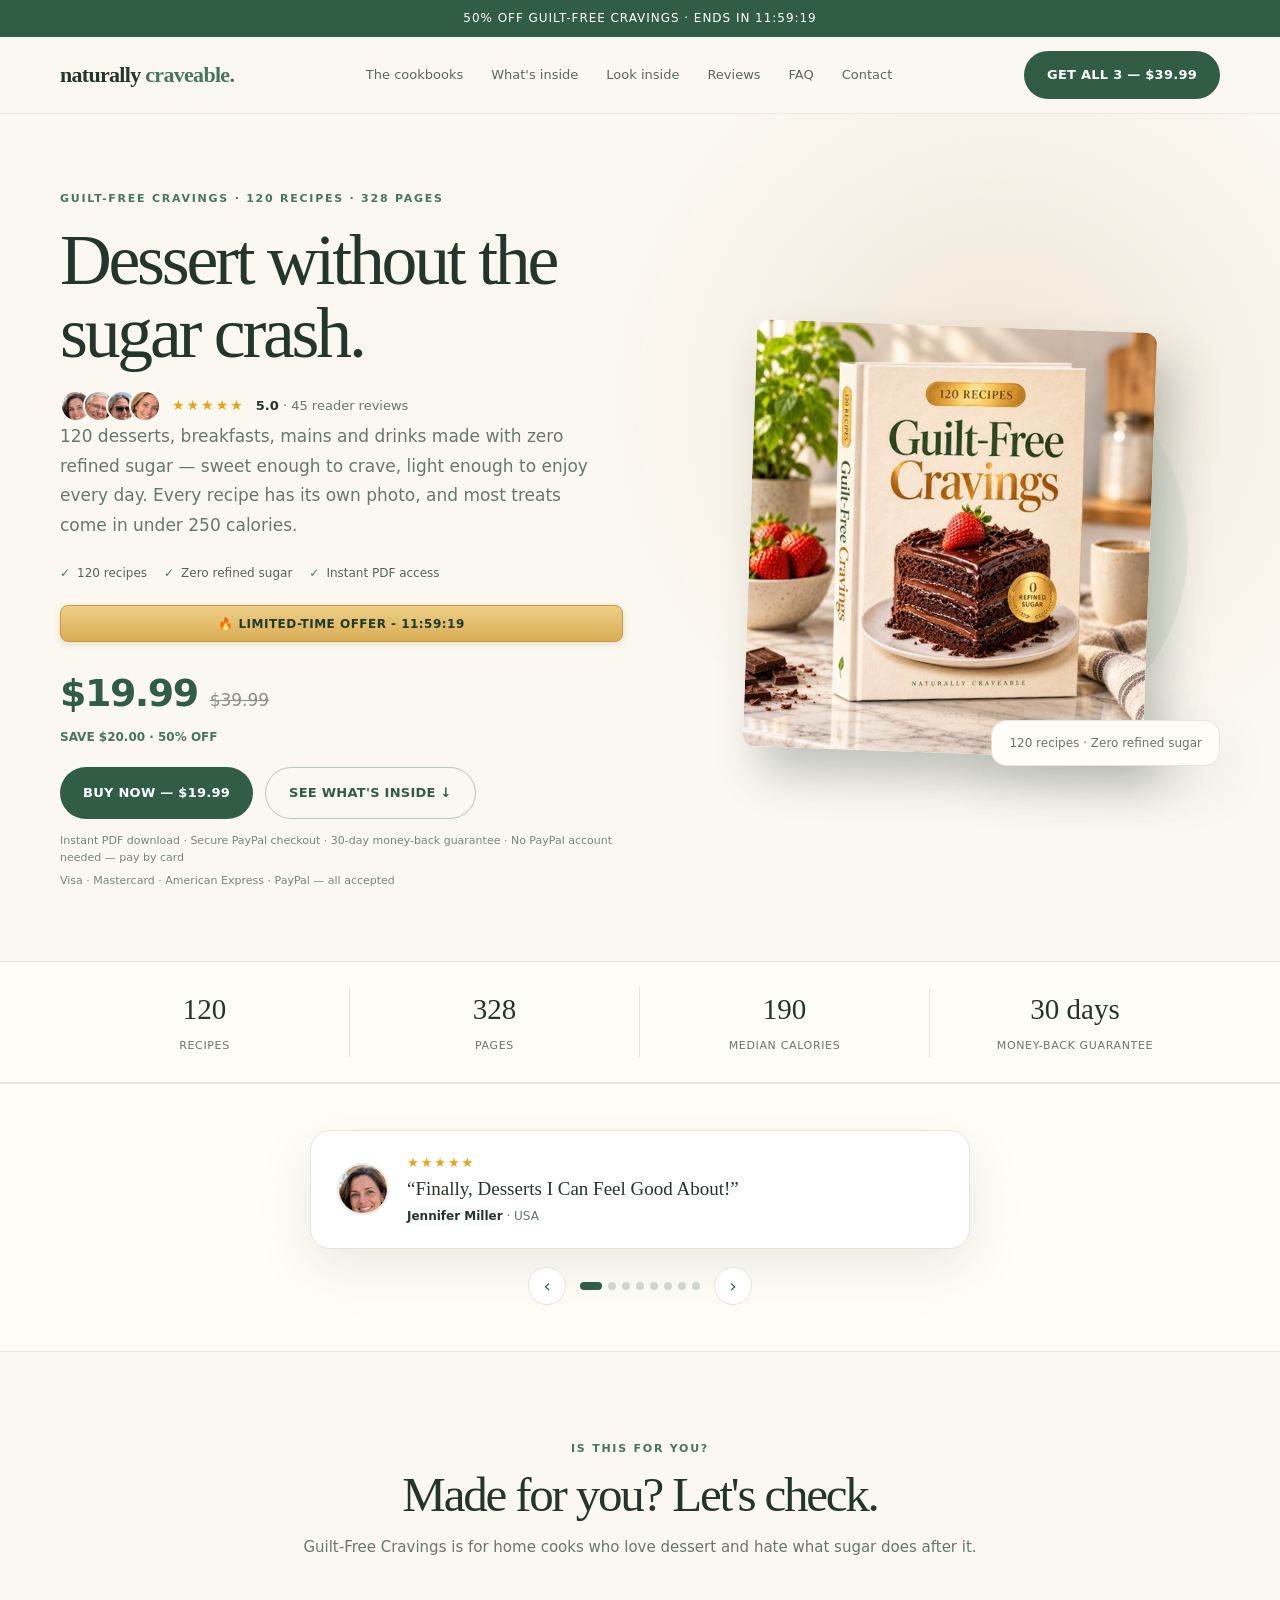
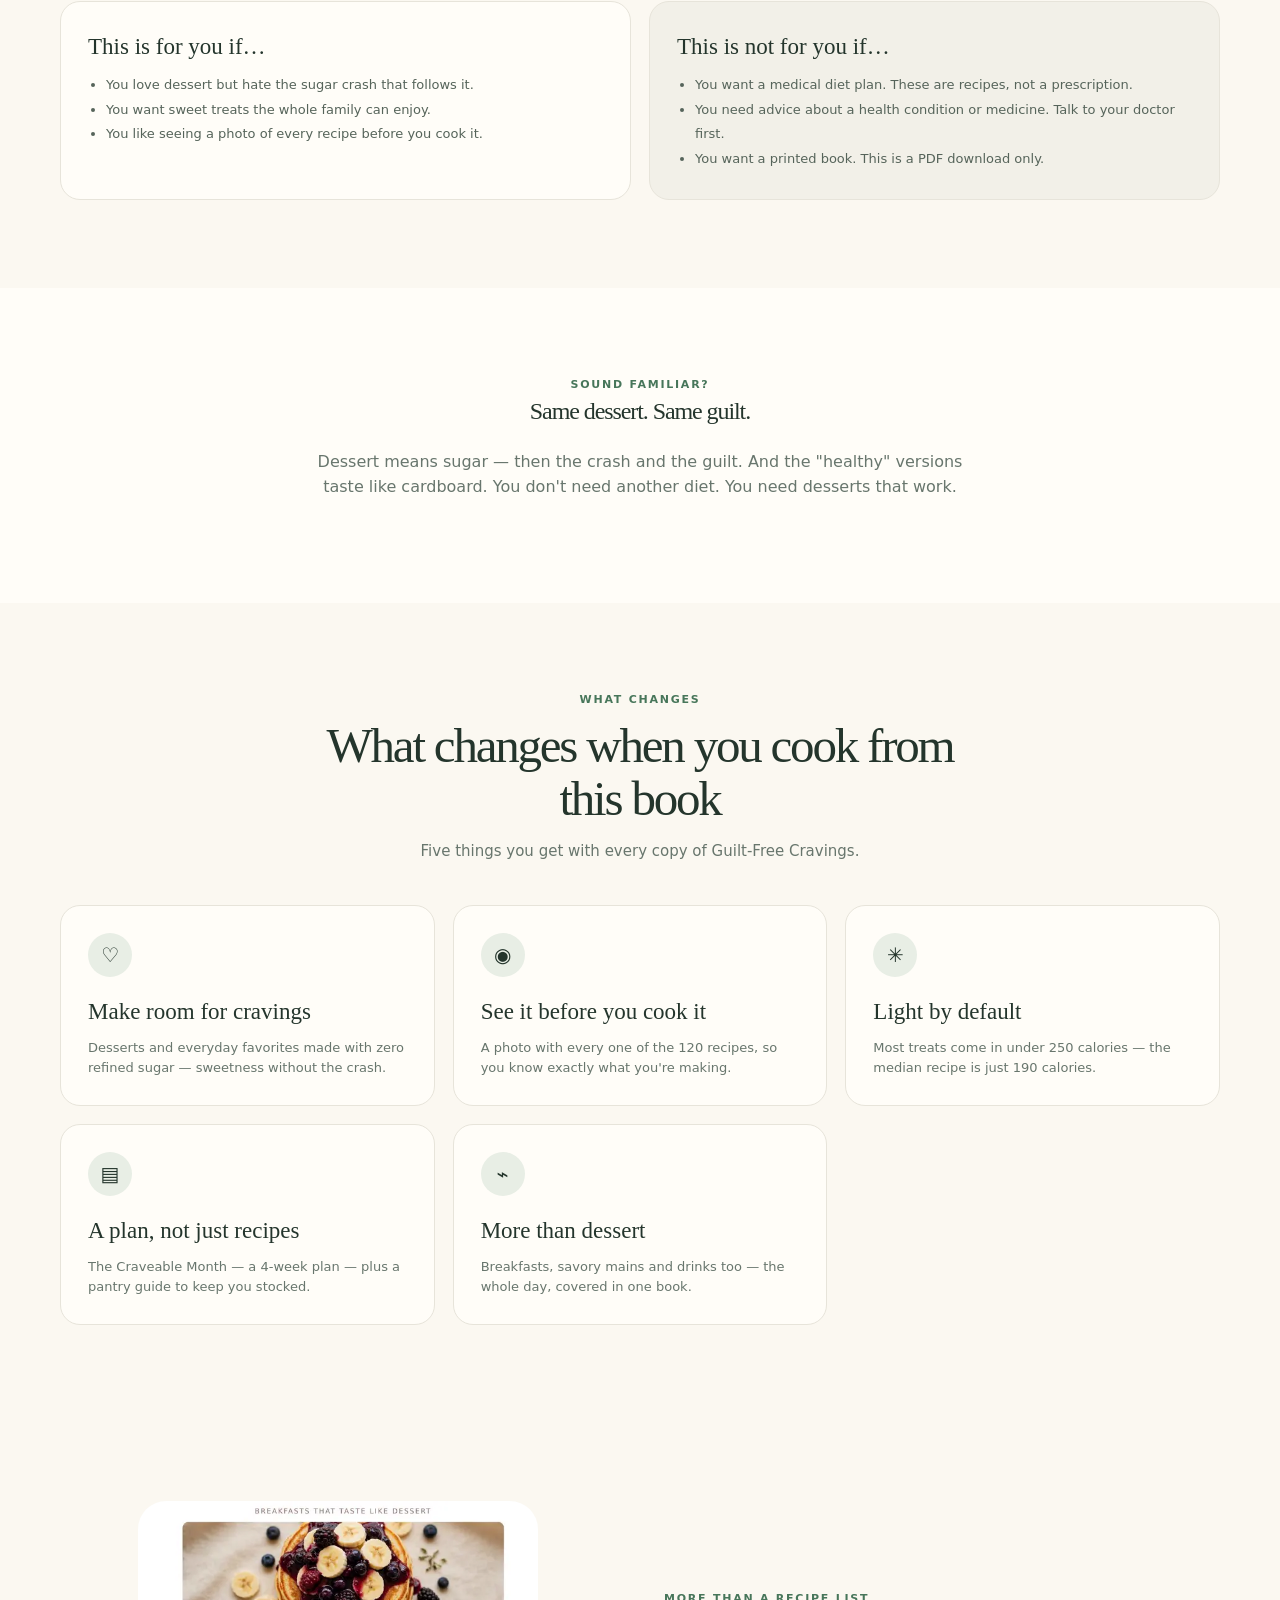
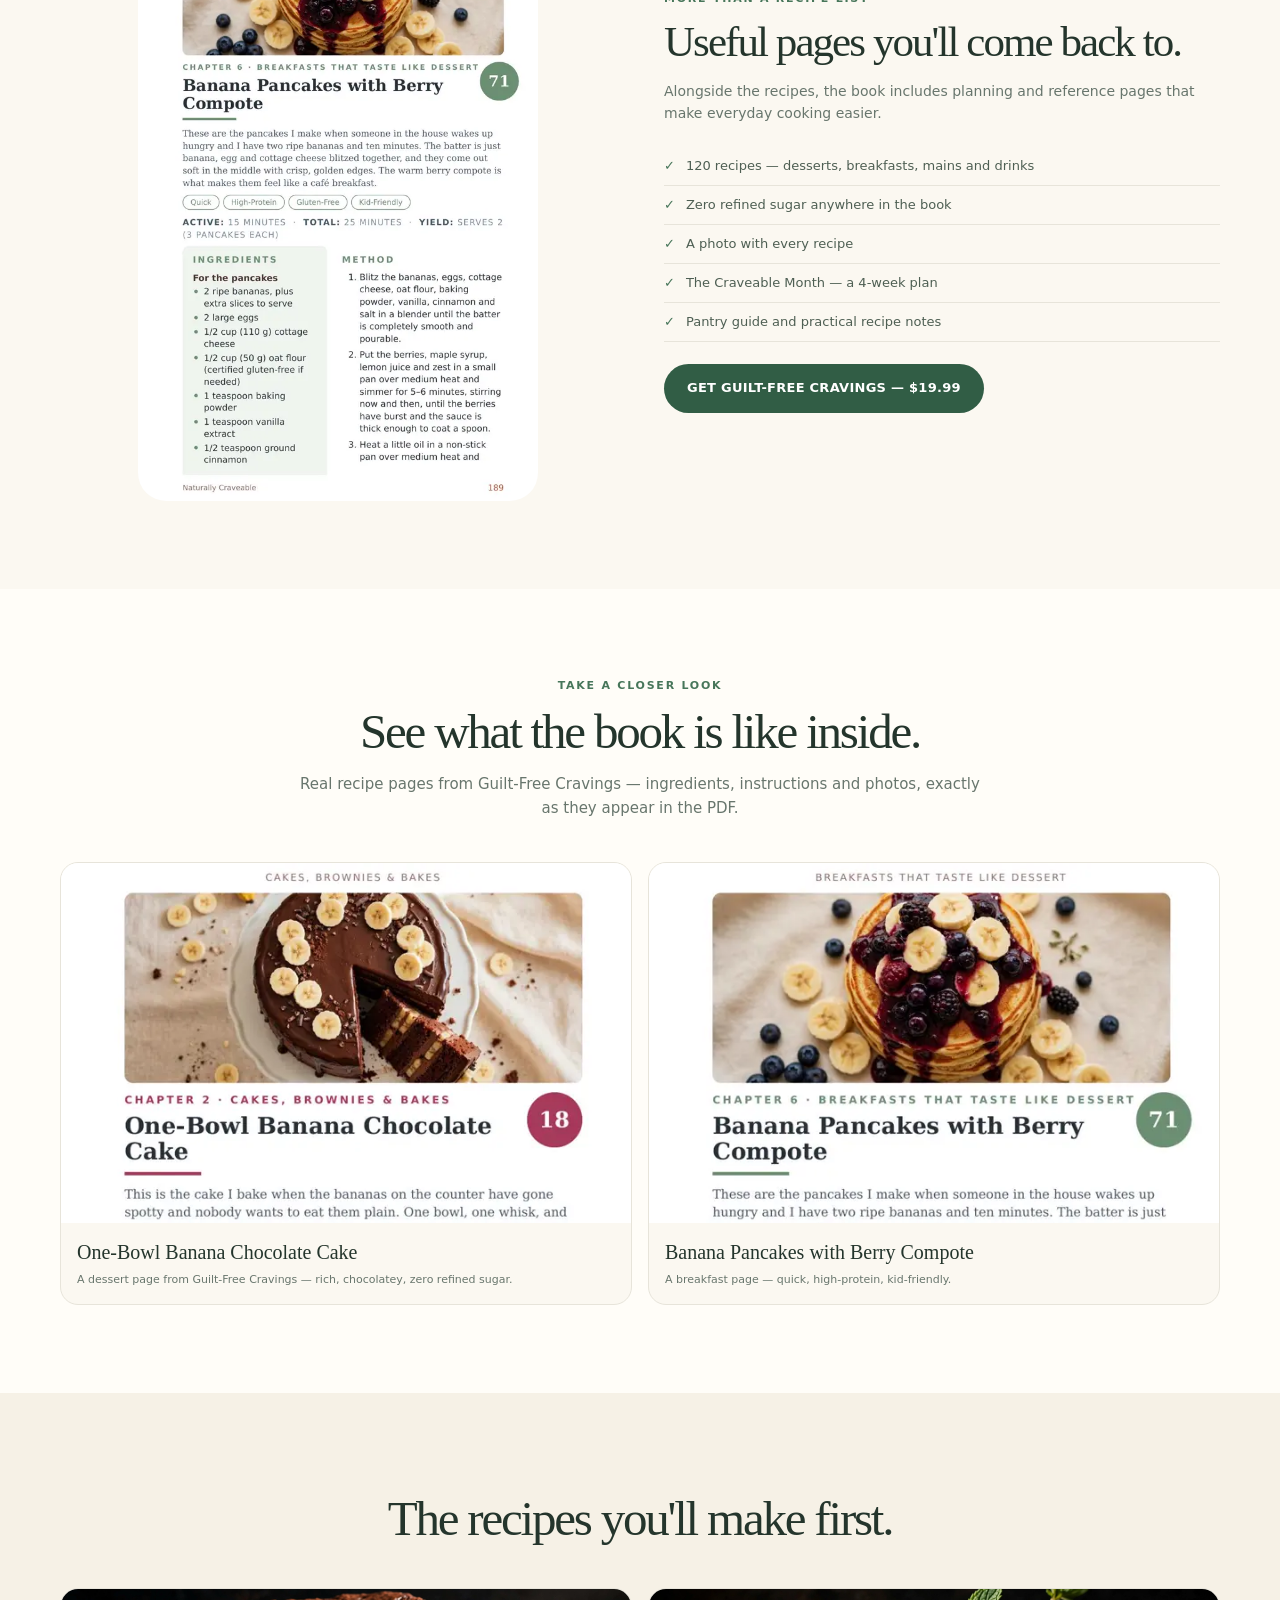
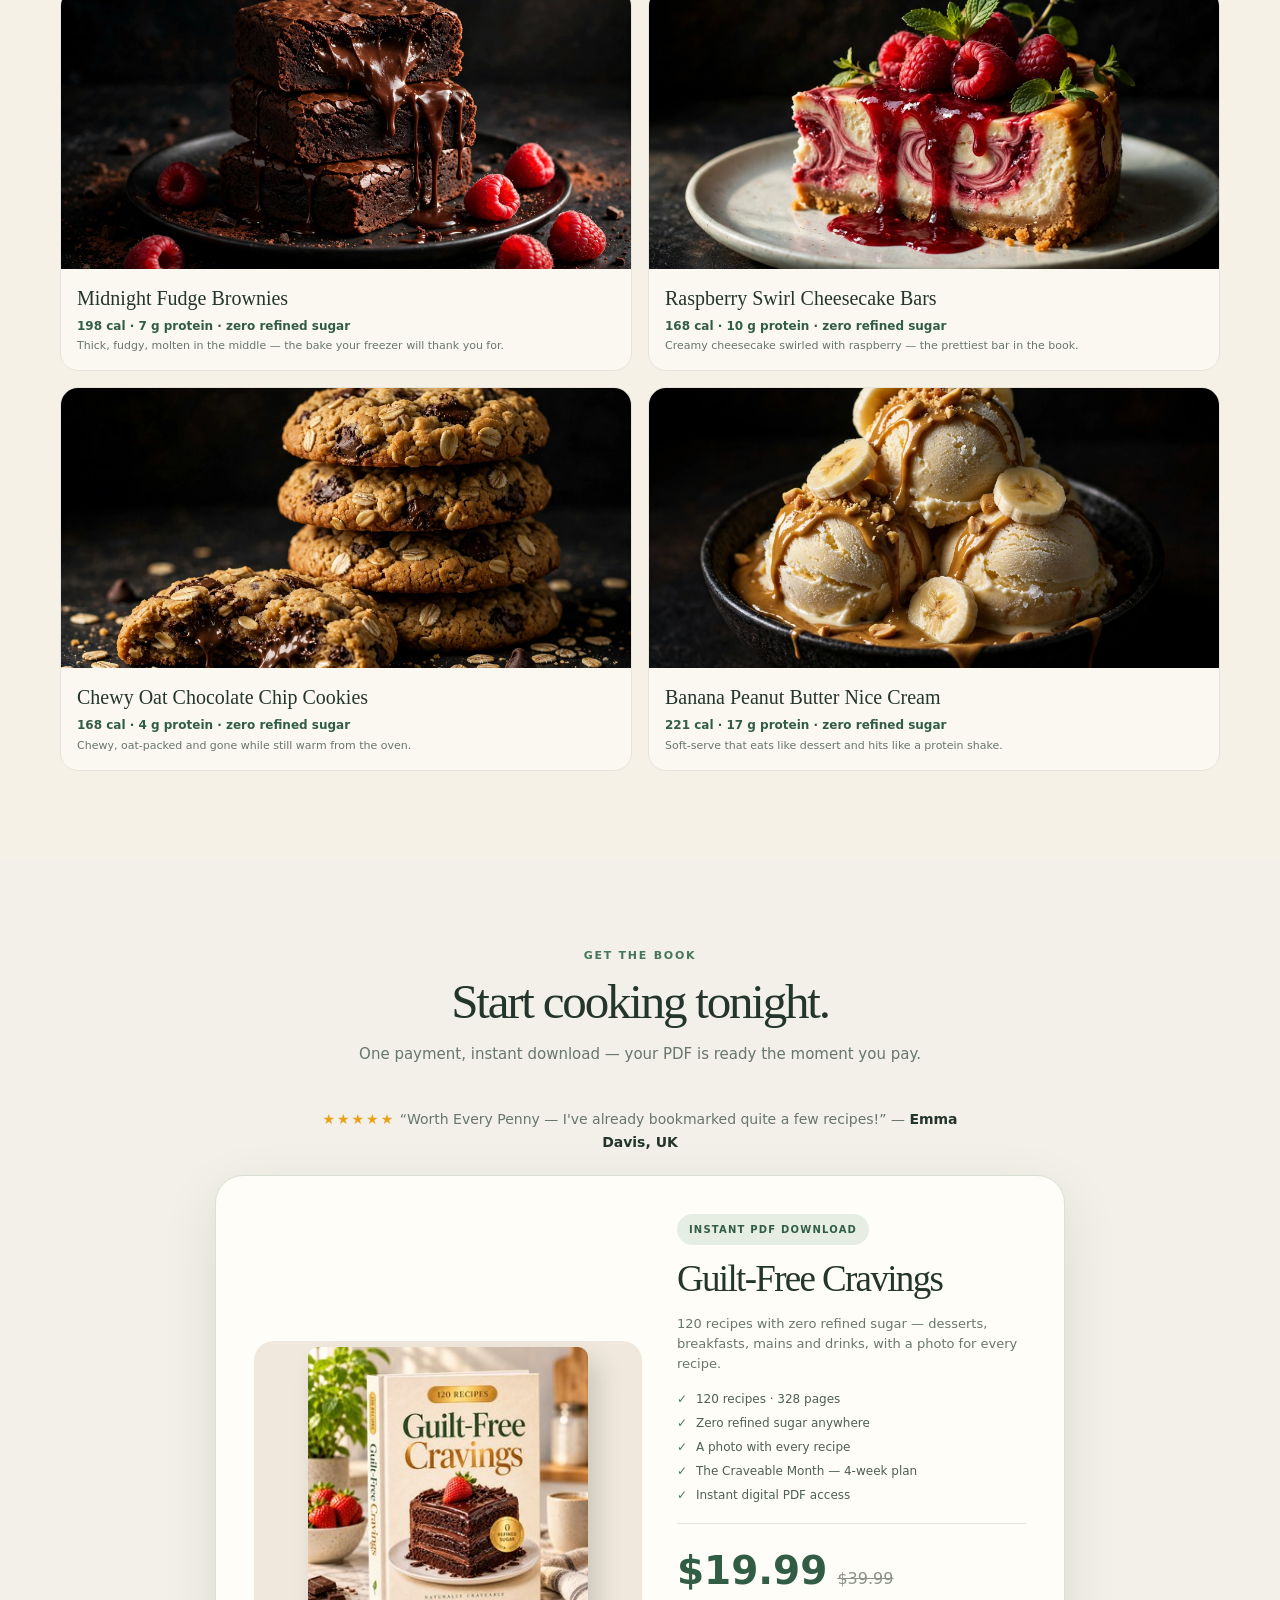
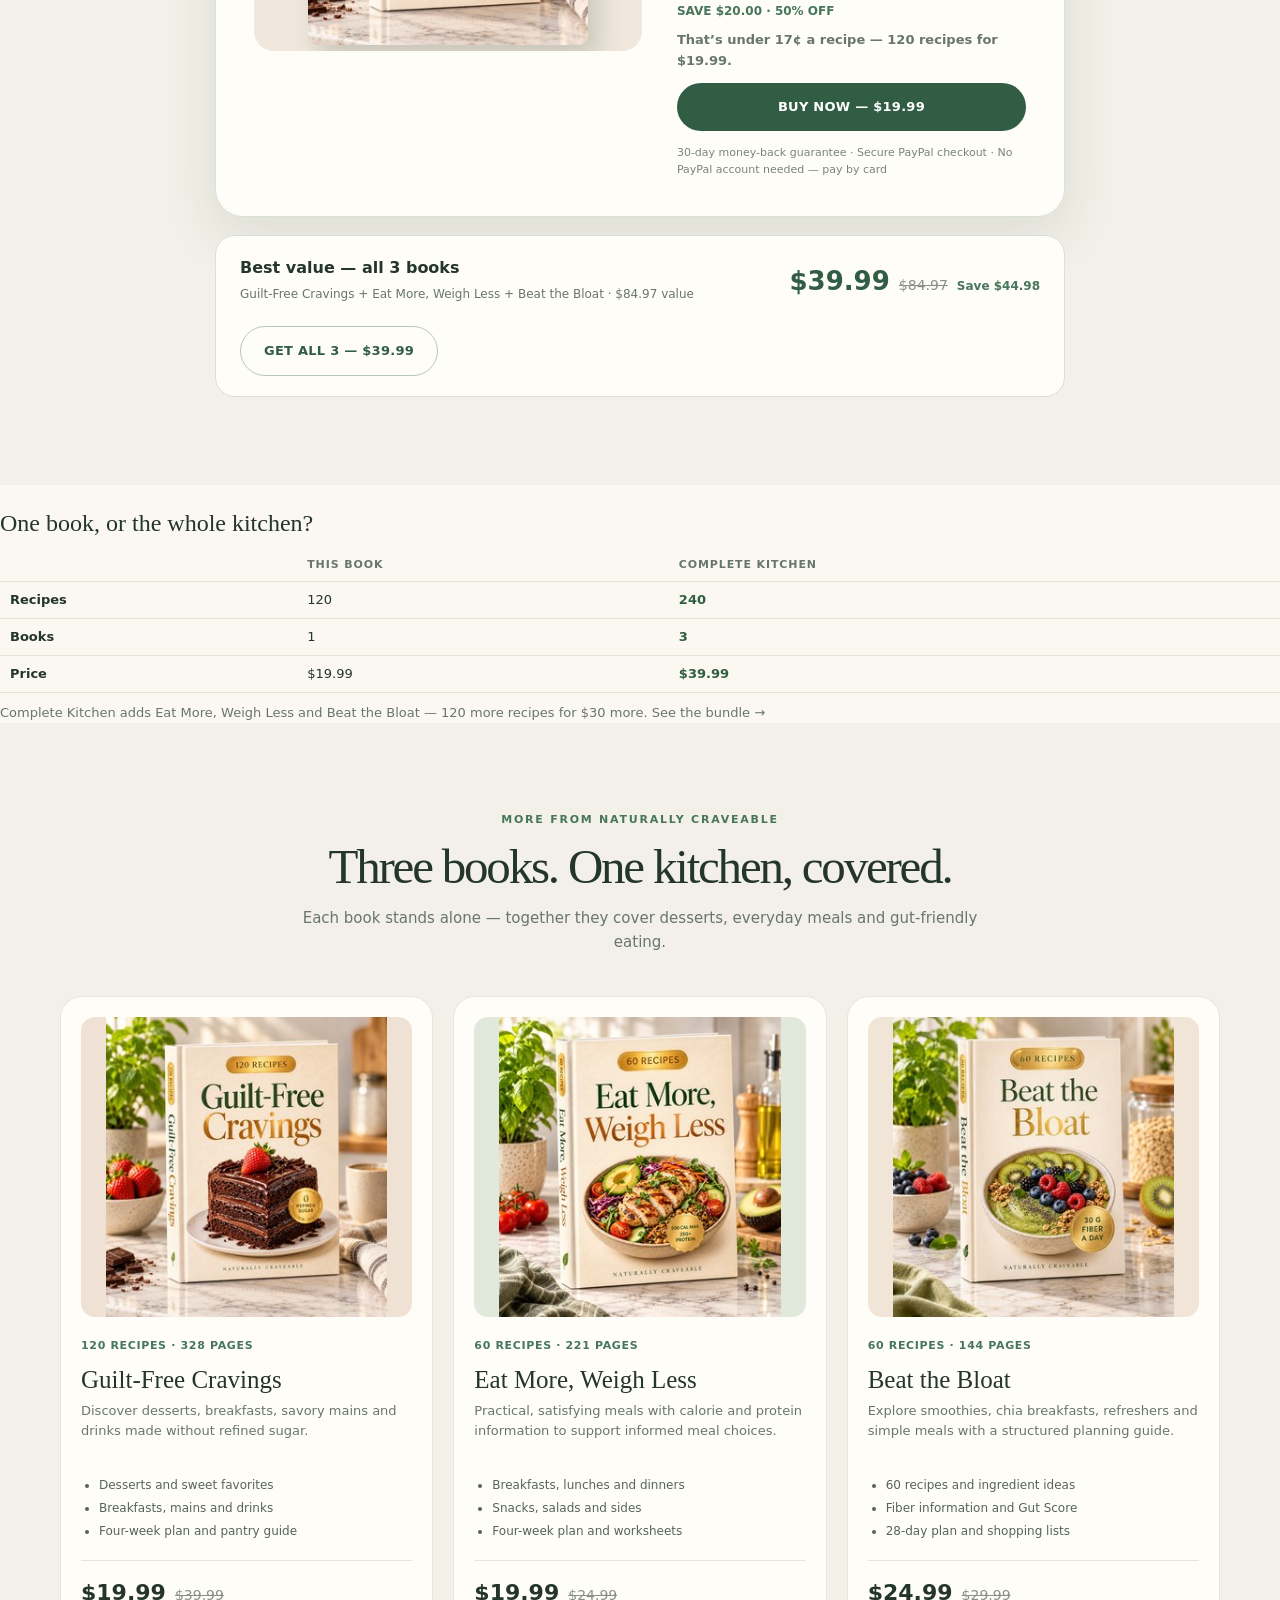
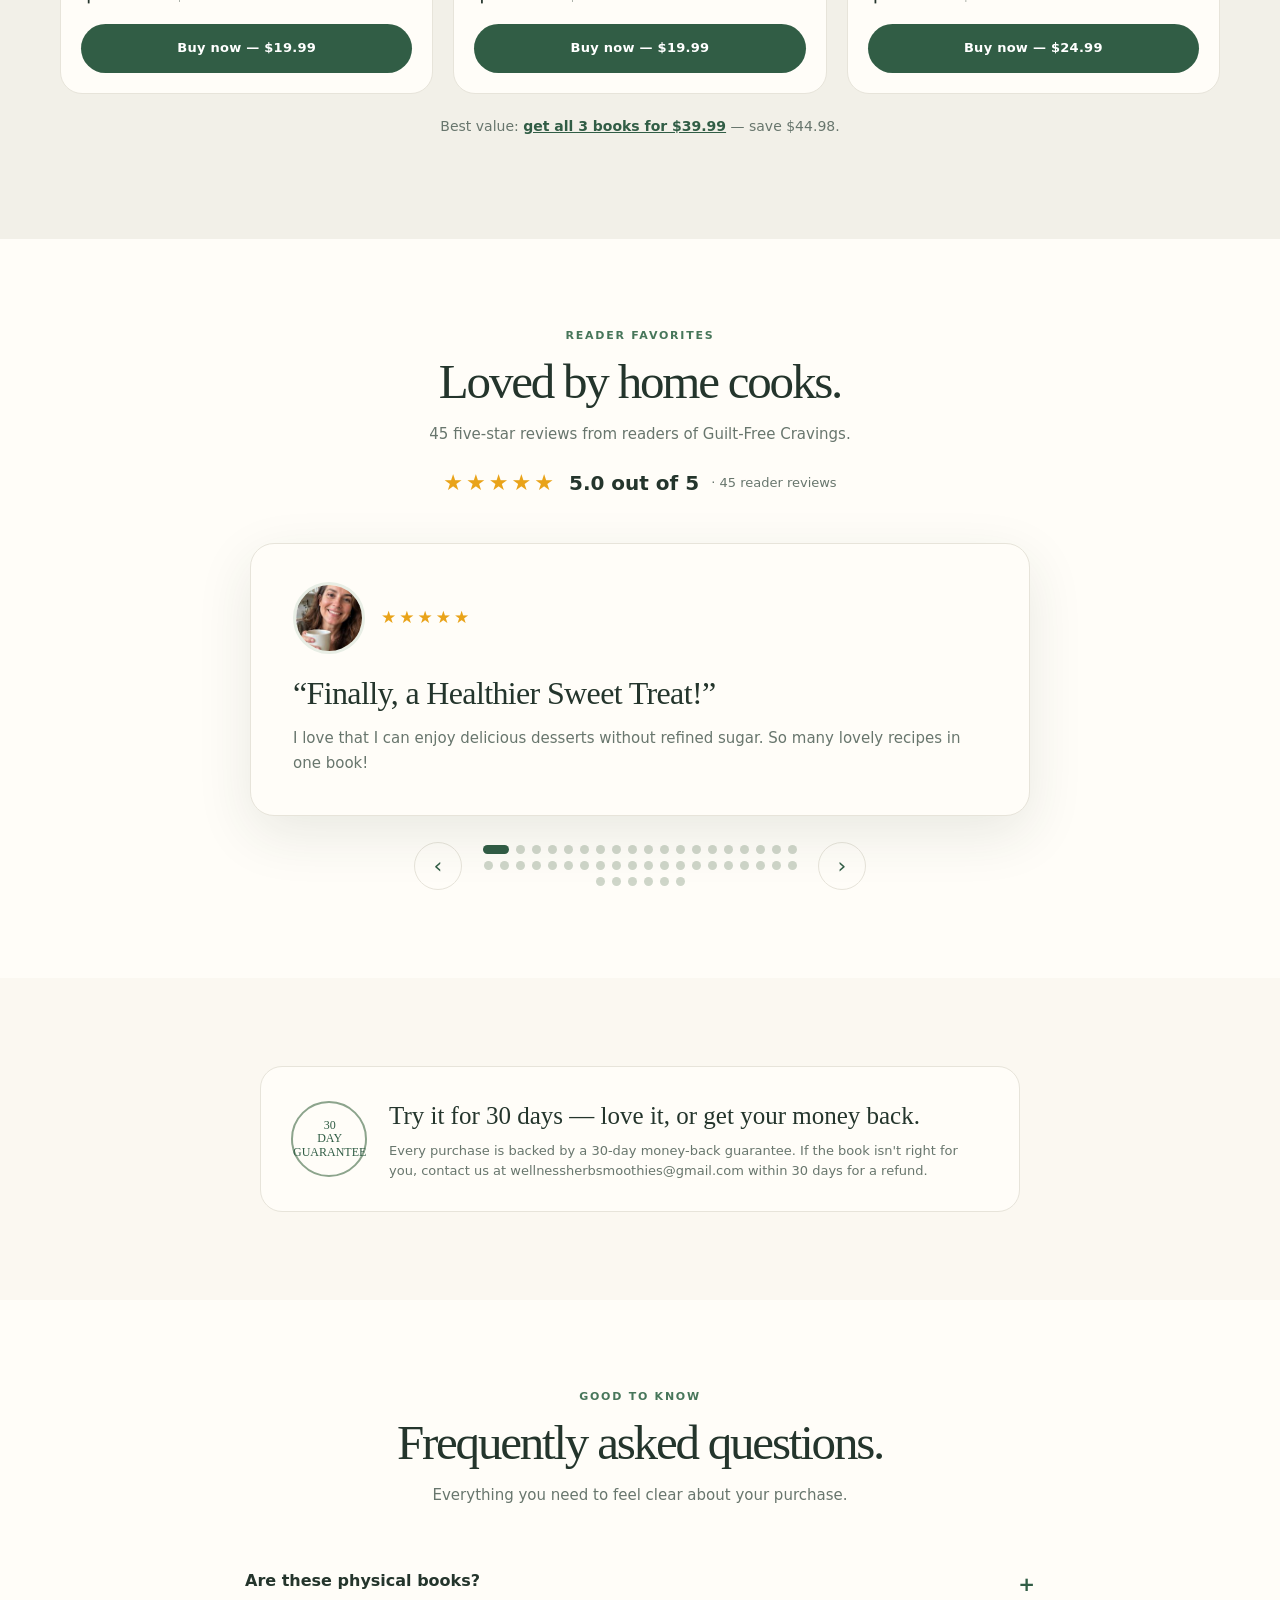
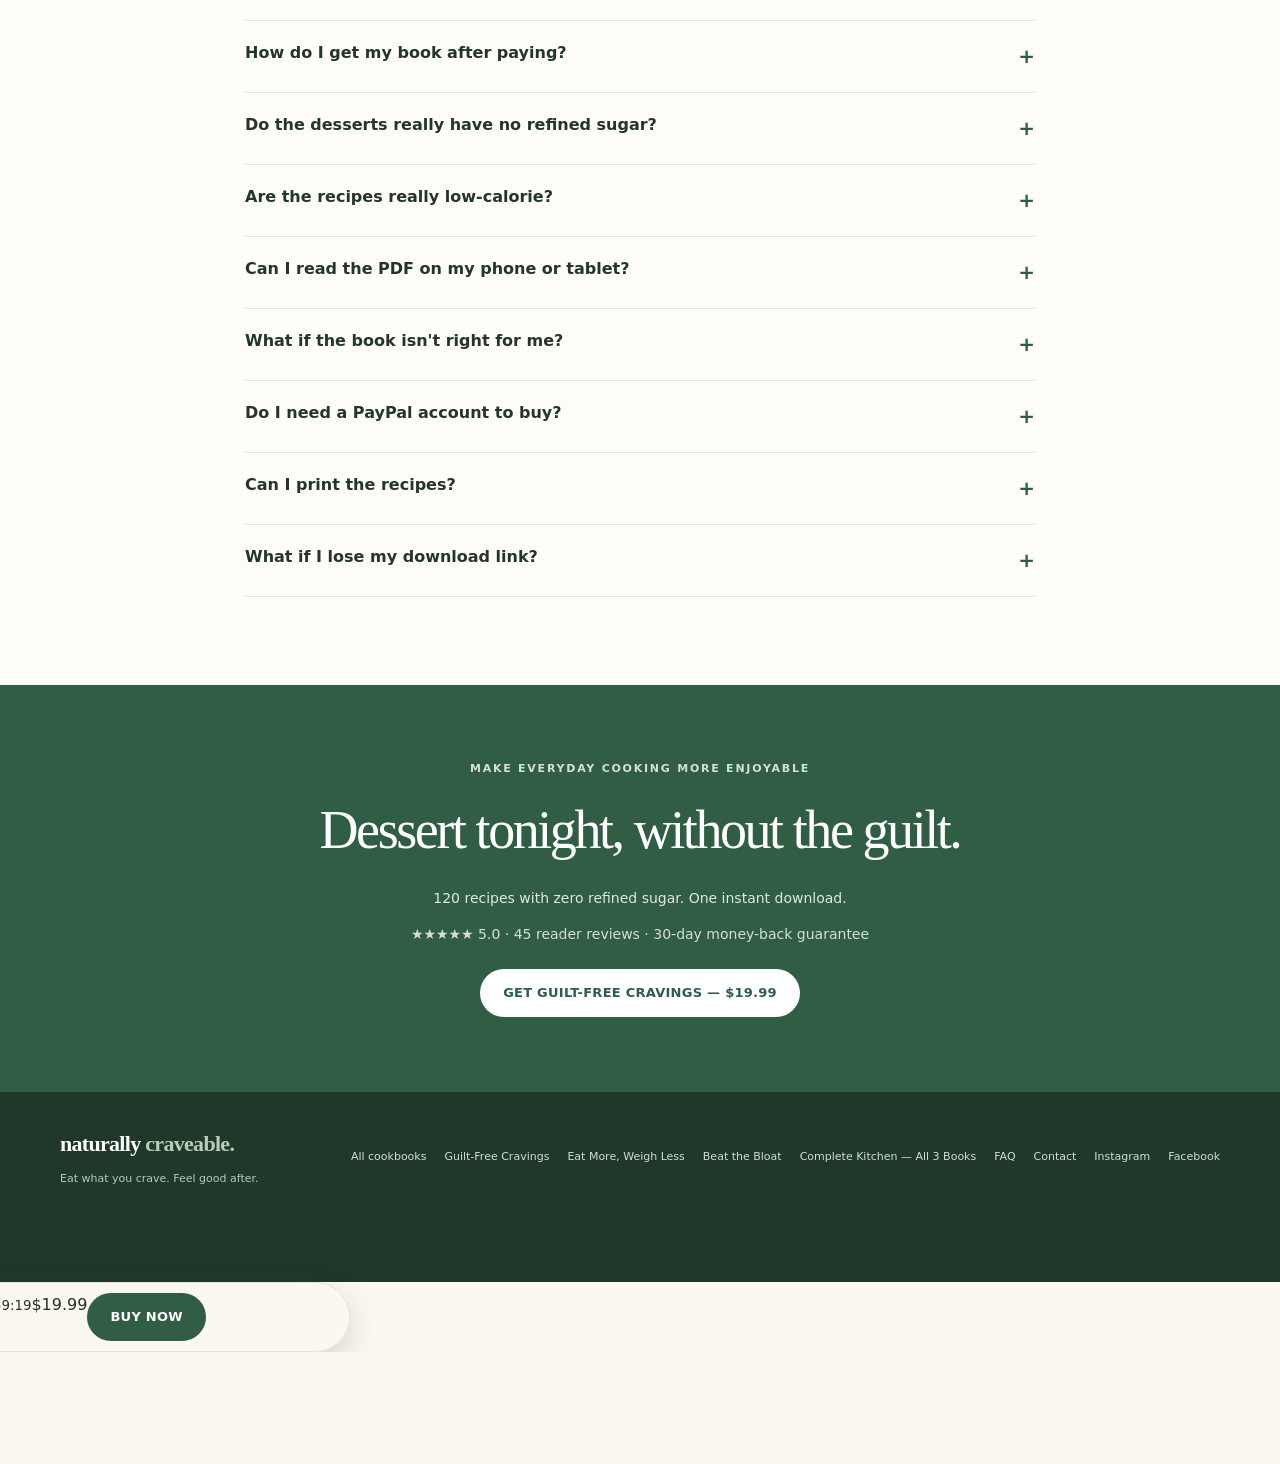
<file: healthy-cravings.html>
<!doctype html>
<html lang="en">
<head>
<meta charset="utf-8">
<meta name="viewport" content="width=device-width, initial-scale=1">
<!-- Google Analytics 4 -->
<script async src="https://www.googletagmanager.com/gtag/js?id=G-ELWDRG4J22"></script>
<script>window.dataLayer = window.dataLayer || []; function gtag(){dataLayer.push(arguments);} gtag('js', new Date()); gtag('config', 'G-ELWDRG4J22');</script>
<meta name="theme-color" content="#315d45">
<link rel="icon" type="image/x-icon" href="favicon.ico">
<link rel="icon" type="image/png" sizes="32x32" href="favicon-32x32.png">
<link rel="apple-touch-icon" sizes="180x180" href="apple-touch-icon.png">
<title>Guilt-Free Cravings — 120 Recipes with Zero Refined Sugar | Naturally Craveable</title>
<meta name="description" content="120 desserts, breakfasts, mains and drinks with zero refined sugar — a photo with every recipe, most treats under 250 calories, and a 4-week plan. Instant PDF download.">
<link rel="canonical" href="https://crave.thewellnessherb.com/healthy-cravings.html">
<script type="application/ld+json">{"@context": "https://schema.org", "@type": "Product", "name": "Guilt-Free Cravings", "image": "https://crave.thewellnessherb.com/assets/cover-b1-300.jpg", "description": "120 desserts, breakfasts, mains and drinks with zero refined sugar — a photo with every recipe, most treats under 250 calories, and a 4-week plan. Instant PDF download.", "brand": {"@type": "Brand", "name": "Naturally Craveable"}, "aggregateRating": {"@type": "AggregateRating", "ratingValue": "5.0", "reviewCount": "45"}, "offers": {"@type": "Offer", "url": "https://crave.thewellnessherb.com/healthy-cravings.html", "priceCurrency": "USD", "price": "9.99", "availability": "https://schema.org/InStock"}}</script>
<meta property="og:type" content="website">
<meta property="og:site_name" content="Naturally Craveable">
<meta property="og:title" content="Guilt-Free Cravings — Dessert without the sugar crash.">
<meta property="og:description" content="120 recipes with zero refined sugar, a photo with every recipe. Instant PDF download.">
<meta property="og:url" content="https://crave.thewellnessherb.com/healthy-cravings.html">
<meta property="og:image" content="https://crave.thewellnessherb.com/assets/cover-b1-300.jpg">
<meta property="og:image:width" content="300">
<meta property="og:image:height" content="450">
<meta name="twitter:card" content="summary_large_image">
<meta name="twitter:title" content="Guilt-Free Cravings — 120 Recipes with Zero Refined Sugar">
<meta name="twitter:description" content="Dessert without the sugar crash. Instant PDF download.">
<meta name="twitter:image" content="https://crave.thewellnessherb.com/assets/cover-b1-300.jpg">
<style>
:root{
 --ink:#24352c;--muted:#68766d;--green:#315d45;--green2:#47765a;--sage:#e8eee5;
 --cream:#fbf8f1;--paper:#fffdf8;--peach:#f4e2d2;--line:#e7e4da;--gold:#b78b51;
 --shadow:0 18px 55px rgba(37,55,43,.10);--radius:24px;--max:1160px
}
*{box-sizing:border-box}html{scroll-behavior:smooth}body{margin:0;background:var(--cream);color:var(--ink);font-family:Inter,ui-sans-serif,system-ui,-apple-system,BlinkMacSystemFont,"Segoe UI",sans-serif;line-height:1.55}
a{color:inherit;text-decoration:none}button{font:inherit}.wrap{width:min(var(--max),calc(100% - 44px));margin:auto}
.announcement{background:var(--green);color:#fff;text-align:center;padding:9px 16px;font-size:12px;letter-spacing:.08em}
header{position:sticky;top:0;z-index:20;background:rgba(251,248,241,.92);backdrop-filter:blur(14px);border-bottom:1px solid rgba(231,228,218,.8)}
.nav{height:76px;display:flex;align-items:center;justify-content:space-between;gap:20px}
.logo{font-family:Georgia,serif;font-size:22px;letter-spacing:-.7px;font-weight:700}.logo span{color:var(--green2)}
.navlinks{display:flex;gap:28px;color:#59675e;font-size:13px}.navlinks a:hover{color:var(--green)}
.navcta,.btn{display:inline-flex;align-items:center;justify-content:center;border:0;border-radius:999px;background:var(--green);color:white;padding:14px 23px;font-weight:700;font-size:13px;letter-spacing:.02em;transition:.2s;cursor:pointer}
.navcta:hover,.btn:hover{background:#244b35;transform:translateY(-1px)}.btn.secondary{background:transparent;color:var(--green);border:1px solid #b9c8bb}.btn.light{background:#fff;color:var(--green)}
.btn-buy{width:100%;margin-top:14px}
.eyebrow{font-size:11px;letter-spacing:.16em;text-transform:uppercase;font-weight:800;color:var(--green2)}
.hero{padding:76px 0 72px;overflow:hidden;background:radial-gradient(circle at 78% 34%,#f0e5d6 0,transparent 34%),var(--cream)}
.hero-grid{display:grid;grid-template-columns:1.02fr .98fr;gap:56px;align-items:center}
h1,h2,h3,p{margin-top:0}h1,h2,.serif{font-family:Georgia,"Times New Roman",serif;font-weight:500;letter-spacing:-.045em}
h1{font-size:clamp(44px,5.6vw,72px);line-height:1.02;margin:17px 0 20px;max-width:620px}
.hero-copy>p{font-size:17px;color:var(--muted);max-width:540px;line-height:1.75}
.hero-proof{display:flex;gap:17px;flex-wrap:wrap;margin:23px 0;color:#536459;font-size:12px}.hero-proof span:before{content:"✓";color:var(--green2);font-weight:900;margin-right:7px}
.price-line{display:flex;align-items:baseline;gap:12px;margin:22px 0 5px}.price{font-size:38px;font-weight:800;letter-spacing:-1.5px;color:var(--green)}.old{color:#899188;text-decoration:line-through;font-size:17px}
.saving{font-size:12px;color:var(--green2);font-weight:800}.hero-actions{display:flex;gap:12px;align-items:center;flex-wrap:wrap;margin-top:20px}.hero-actions .btn{min-height:52px}.micro{font-size:11px;color:#78847b;margin-top:13px}.pay-marks{font-size:11px;color:#78847b;margin-top:6px}
.book-stage{min-height:470px;position:relative;display:flex;align-items:center;justify-content:center}
.stage-blob{position:absolute;width:410px;height:410px;border-radius:50%;background:#e8e9dc;right:6%;top:8%}
.stage-book{position:relative;width:210px;height:auto;border-radius:12px;box-shadow:14px 20px 32px #26382d30}
.stage-book.b2{transform:rotate(-12deg) translate(30px,16px);z-index:1}
.stage-book.b1{transform:translateY(-14px);z-index:3;width:245px;box-shadow:18px 28px 44px #26382d45}
.stage-book.b3{transform:rotate(12deg) translate(-30px,20px);z-index:2}
.stage-note{position:absolute;bottom:20px;right:0;background:#fffdf8;border:1px solid var(--line);padding:13px 17px;border-radius:15px;box-shadow:var(--shadow);font-size:12px;color:var(--muted)}
.single-stage{min-height:470px;position:relative;display:flex;align-items:center;justify-content:center}
.single-stage .stage-blob{position:absolute;width:410px;height:410px;border-radius:50%;background:#e8e9dc;right:6%;top:8%}
.single-stage img{position:relative;width:400px;height:auto;border-radius:12px;box-shadow:18px 26px 44px #26382d45;transform:rotate(2deg);z-index:2}
.single-stage .stage-note{position:absolute;bottom:8px;right:0;z-index:3;background:#fffdf8;border:1px solid var(--line);padding:13px 17px;border-radius:15px;box-shadow:var(--shadow);font-size:12px;color:var(--muted)}
.stats{background:#fffdf8;border-block:1px solid var(--line)}.stats-grid{display:grid;grid-template-columns:repeat(4,1fr);padding:25px 0}.stat{text-align:center;border-right:1px solid var(--line)}.stat:last-child{border:0}.stat strong{display:block;font-family:Georgia,serif;font-size:29px;font-weight:500}.stat span{font-size:11px;color:var(--muted);letter-spacing:.06em;text-transform:uppercase}
section{padding:88px 0}.section-head{text-align:center;max-width:690px;margin:0 auto 42px}.section-head h2{font-size:clamp(34px,4vw,49px);line-height:1.08;margin:12px 0 14px}.section-head p{color:var(--muted);font-size:15px}
.for-grid{display:grid;grid-template-columns:1fr 1fr;gap:18px}.for-card{background:#fffdf8;border:1px solid var(--line);padding:27px;border-radius:20px}.for-card h3{font-family:Georgia,serif;font-size:23px;font-weight:500;margin-bottom:8px}.for-card ul{padding-left:18px;color:#56645a;font-size:13px;line-height:1.9;margin:0}.not-card{background:#f2f0e8}
.narrow{max-width:690px;margin:auto;text-align:center}.narrow p{color:var(--muted);font-size:16px}
.benefit-grid{display:grid;grid-template-columns:repeat(3,1fr);gap:18px}.benefit{background:#fffdf8;border:1px solid var(--line);padding:27px;border-radius:20px}.benefit-icon{width:44px;height:44px;border-radius:50%;display:grid;place-items:center;background:var(--sage);font-size:20px;margin-bottom:17px}.benefit h3{font-family:Georgia,serif;font-size:23px;font-weight:500;margin-bottom:8px}.benefit p{color:var(--muted);font-size:13px;margin:0}
.review-summary{display:flex;align-items:center;justify-content:center;gap:12px;margin-top:20px;flex-wrap:wrap}
.review-summary .stars{color:#e9a319;font-size:22px;letter-spacing:3px}
.review-summary strong{font-size:20px}
.review-summary span{color:var(--muted);font-size:13px}
.carousel{max-width:780px;margin:auto}
.review-viewport{position:relative}
.review-slide{display:none;background:#fffdf8;border:1px solid var(--line);border-radius:24px;padding:38px 42px;box-shadow:var(--shadow)}
.review-slide.active{display:block}
.review-top{display:flex;align-items:center;gap:16px;margin-bottom:20px}
.review-avatar{width:72px;height:72px;border-radius:50%;object-fit:cover;flex:0 0 72px;border:3px solid var(--sage)}
.review-slide .stars{color:#e9a319;font-size:17px;letter-spacing:3px}
.review-quote{font-family:Georgia,serif;font-size:clamp(24px,3vw,32px);line-height:1.2;letter-spacing:-.02em;font-weight:500;margin:0 0 14px}
.review-slide p{color:var(--muted);font-size:15px;line-height:1.7;margin:0}
.review-who{margin-top:16px;font-size:13px;color:var(--muted)}
.review-who strong{color:var(--ink)}
.carousel-nav{display:flex;align-items:center;justify-content:center;gap:18px;margin-top:26px}
.carousel-arrow{width:48px;height:48px;border-radius:50%;border:1px solid var(--line);background:#fffdf8;color:var(--green);font-size:22px;line-height:1;cursor:pointer;display:grid;place-items:center;flex:0 0 48px}
.carousel-arrow:hover{background:var(--sage)}
.carousel-dots{display:flex;gap:7px;flex-wrap:wrap;justify-content:center;max-width:320px}
.carousel-dots button{width:9px;height:9px;border-radius:99px;border:0;background:#cfd6c9;cursor:pointer;padding:0}
.carousel-dots button.active{width:26px;background:var(--green)}
.books{background:#f2f0e8}.book-grid{display:grid;grid-template-columns:repeat(3,1fr);gap:20px}.product{background:#fffdf8;border:1px solid var(--line);border-radius:22px;padding:20px;display:flex;flex-direction:column}.cover{height:300px;border-radius:14px;display:flex;align-items:center;justify-content:center;margin-bottom:20px;overflow:hidden;position:relative;background:#efe2d5}.cover img{width:100%;height:100%;object-fit:contain;display:block}.cover.c2{background:#e1e8dc}.cover.c3{background:#f1e5d7}
.product h3{font-family:Georgia,serif;font-size:25px;line-height:1.08;font-weight:500;margin:0 0 8px}.meta{font-size:11px;color:var(--green2);font-weight:800;letter-spacing:.06em;text-transform:uppercase;margin-bottom:12px}.product p{color:var(--muted);font-size:13px;min-height:60px}.product ul{padding-left:18px;color:#56645a;font-size:12px;line-height:1.9;margin:0 0 18px}.product-bottom{margin-top:auto;border-top:1px solid var(--line);padding-top:15px}.product-bottom .price-row{display:flex;align-items:baseline;gap:9px}.product-bottom strong{font-size:22px}.product-bottom del{color:#899188;font-size:14px}
.included-grid{display:grid;grid-template-columns:1fr 1fr;gap:48px;align-items:center}.included-art{min-height:0;aspect-ratio:2/3;max-width:400px;width:100%;margin-inline:auto;border-radius:28px;overflow:hidden;position:relative}.included-art img{width:100%;height:100%;object-fit:cover;display:block;position:absolute;inset:0}
.included-copy h2{font-size:43px;line-height:1.05;margin:12px 0 17px}.included-copy>p{color:var(--muted);font-size:14px}.checklist{list-style:none;padding:0;margin:22px 0}.checklist li{padding:9px 0;border-bottom:1px solid var(--line);font-size:13px;color:#4e5f53}.checklist li:before{content:"✓";color:var(--green2);font-weight:900;margin-right:11px}
.preview{background:#fffdf8}.preview-grid{display:grid;grid-template-columns:repeat(3,1fr);gap:16px}.preview-grid.two{grid-template-columns:repeat(2,1fr)}.preview-card{border:1px solid var(--line);border-radius:18px;overflow:hidden;background:var(--cream)}.preview-img{height:360px;overflow:hidden}.preview-img img{width:100%;height:100%;object-fit:cover;object-position:top;display:block}.preview-card h3{font-family:Georgia,serif;font-size:20px;font-weight:500;margin:14px 16px 3px}.preview-card p{font-size:11px;color:var(--muted);margin:0 16px 16px}
.gallery-sec{background:#f6f1e6}
.gallery-img{height:280px}
.gallery-img img{object-position:center}
.preview-card .macro{font-size:12px;font-weight:700;color:var(--green);margin:0 16px 2px}
.per-recipe{font-size:13px;font-weight:700;color:var(--green);margin:10px 0 0}
.per-recipe.small{font-size:12px;margin:6px 0 0}
.compare-wrap{margin-top:20px}
.compare-wrap h3{font-family:Georgia,serif;font-size:24px;font-weight:500;margin:0 0 6px}
.compare-wrap p{font-size:13px;color:var(--muted);margin:10px 0 0}
.compare{width:100%;border-collapse:collapse;font-size:13px}
.compare th,.compare td{padding:8px 10px;border-bottom:1px solid var(--line);text-align:left}
.compare th{font-size:11px;letter-spacing:.08em;text-transform:uppercase;color:var(--muted)}
.compare td:first-child{font-weight:600}
.compare .yes{color:var(--green);font-weight:700}
.persona-grid{display:grid;grid-template-columns:repeat(3,1fr);gap:16px}
.persona{border:1px solid var(--line);border-radius:18px;background:var(--paper);padding:18px}
.persona h3{font-family:Georgia,serif;font-size:19px;font-weight:500;margin:0 0 4px}
.persona p{font-size:13px;color:var(--muted);margin:0}
.persona a{color:var(--green);font-weight:700}

.how{background:var(--sage)}.steps{display:grid;grid-template-columns:repeat(3,1fr);gap:20px}.step{text-align:center;padding:12px}.step-num{width:48px;height:48px;margin:0 auto 17px;border-radius:50%;background:var(--green);color:white;display:grid;place-items:center;font-family:Georgia,serif;font-size:22px}.step h3{font-family:Georgia,serif;font-weight:500;font-size:23px}.step p{font-size:13px;color:var(--muted);max-width:260px;margin:auto}
.bundle{background:#f2f0e8}.bundle-card{max-width:850px;margin:auto;background:#fffdf8;border:1px solid #d9e0d5;border-radius:28px;box-shadow:var(--shadow);padding:38px;display:grid;grid-template-columns:1fr .9fr;gap:35px;align-items:center}.bundle-visual{background:#f0e8dc;border-radius:20px;min-height:310px;display:flex;align-items:center;justify-content:center;overflow:hidden}.bundle-visual img{width:160px;height:auto;border-radius:10px;box-shadow:10px 14px 24px #26382d30;margin:0 -8px}.bundle-visual.single img{width:280px;margin:0}.pill{display:inline-block;background:#e6eee4;color:var(--green);font-size:10px;font-weight:900;letter-spacing:.12em;padding:8px 12px;border-radius:99px}.bundle-copy h2{font-size:37px;line-height:1.04;margin:15px 0}.bundle-copy p{font-size:13px;color:var(--muted)}.bundle-list{padding:0;list-style:none;font-size:12px;color:#4e5f53;line-height:2}.bundle-list li:before{content:"✓";color:var(--green2);font-weight:900;margin-right:9px}.bundle-price{display:flex;align-items:baseline;gap:10px;border-top:1px solid var(--line);padding-top:17px;margin-top:16px}.bundle-price strong{font-size:39px;color:var(--green)}.bundle-price del{color:#899188}.bundle-copy .btn{width:100%;margin-top:12px}
.cross-sell{text-align:center;margin-top:22px;font-size:14px;color:var(--muted)}.cross-sell a{color:var(--green);font-weight:700;text-decoration:underline}
.guarantee{display:flex;gap:22px;align-items:center;max-width:760px;margin:auto;padding:30px;border:1px solid var(--line);background:#fffdf8;border-radius:22px}.seal{width:76px;height:76px;flex:0 0 76px;border:2px solid #8ca48c;border-radius:50%;display:grid;place-items:center;color:var(--green);font-family:Georgia,serif;text-align:center;font-size:12px;line-height:1.1}.guarantee h3{font-family:Georgia,serif;font-size:25px;font-weight:500;margin:0 0 5px}.guarantee p{font-size:13px;color:var(--muted);margin:0}
.faq{background:#fffdf8}.faq-list{max-width:790px;margin:auto}.faq-item{border-bottom:1px solid var(--line)}.faq-q{width:100%;display:flex;justify-content:space-between;gap:20px;text-align:left;background:none;border:0;padding:20px 0;color:var(--ink);font-weight:700;cursor:pointer}.faq-q span:last-child{font-size:20px;color:var(--green)}.faq-a{display:none;color:var(--muted);font-size:13px;padding:0 30px 18px 0}.faq-item.open .faq-a{display:block}
.final-cta{background:var(--green);color:white;text-align:center;padding:75px 0}.final-cta .eyebrow{color:#d4e1d2}.final-cta h2{font-size:clamp(36px,4.6vw,54px);max-width:730px;margin:12px auto 15px}.final-cta p{color:#e0e9df;font-size:14px}.final-cta .btn{background:#fff;color:var(--green);margin-top:10px}
footer{padding:35px 0 95px;background:#20382a;color:#e6ede4}.footer-row{display:flex;justify-content:space-between;gap:25px;align-items:center}.footer-row p{font-size:11px;color:#b9c8ba;margin:8px 0 0}.footer-links{display:flex;gap:18px;font-size:11px;color:#d2ddd2}
.mobile-buy{display:none}
@media(max-width:850px){.hero-grid{gap:20px}.book-stage{min-height:390px}.stage-book{width:170px}.stage-book.b1{width:200px}.book-stage .stage-blob{width:330px;height:330px}.single-stage{min-height:400px}.single-stage img{width:340px}.bundle-card{gap:22px;padding:26px}.navlinks{gap:15px}}
@media(max-width:680px){
 .wrap{width:min(100% - 32px,var(--max))}.announcement{font-size:10px}.nav{height:64px}.navlinks{display:none}.navcta{padding:11px 15px;font-size:11px}
 .hero{padding:48px 0 38px}.hero-grid{grid-template-columns:minmax(0,1fr);gap:6px}.hero-copy{text-align:center}.hero-copy>p{font-size:15px;margin-inline:auto}.hero h1{font-size:46px}.hero-proof{justify-content:center;gap:10px}.hero-actions{justify-content:center}.hero-actions .btn{width:100%}.price-line{justify-content:center}.book-stage{min-height:315px;margin-top:0}.stage-blob{width:280px!important;height:280px!important;right:auto!important;top:0!important}.stage-book{width:150px;margin:0 -12px}.stage-book.b1{width:165px}.stage-book.b2{transform:rotate(-12deg) translate(18px,16px)}.stage-book.b3{transform:rotate(12deg) translate(-18px,20px)}.book-stage .stage-note{bottom:0;right:2px;font-size:10px}
 .single-stage{min-height:380px;margin-top:0}.single-stage img{width:340px}.single-stage .stage-blob{width:300px!important;height:300px!important;right:auto!important;top:0!important}.single-stage .stage-note{bottom:0;right:2px;font-size:10px;z-index:3}
 .stats-grid{grid-template-columns:repeat(2,1fr);row-gap:17px;padding:22px 0}.stat:nth-child(2){border:0}.stat strong{font-size:25px}
 section{padding:62px 0}.section-head{margin-bottom:28px}.section-head h2{font-size:36px}.for-grid{grid-template-columns:1fr}.benefit-grid,.book-grid,.steps{grid-template-columns:1fr}
 .review-slide{padding:26px 22px}.review-avatar{width:56px;height:56px;flex-basis:56px}.carousel-arrow{width:42px;height:42px;flex-basis:42px}.hero-rating{justify-content:center}.mini-slide{padding:18px}.mini-quote{font-size:17px}.bundle-upsell{flex-direction:column;align-items:flex-start;gap:12px}.benefit{padding:22px}.product{padding:17px}.cover{height:260px}.product p{min-height:0}
 .included-grid{grid-template-columns:1fr;gap:28px}.included-art{min-height:0;max-width:340px}.included-copy h2{font-size:36px}
 .preview-grid{grid-template-columns:1fr 1fr;gap:10px}.preview-grid.two{grid-template-columns:1fr 1fr}.preview-img{height:220px}.gallery-img{height:200px}.preview-card .macro{margin:0 11px 2px}.persona-grid{grid-template-columns:1fr}.compare{font-size:12px}.compare-wrap h3{font-size:20px}.preview-card h3{font-size:17px;margin:11px 11px 2px}.preview-card p{margin:0 11px 12px;font-size:10px}
 .bundle-card{grid-template-columns:1fr;padding:17px;gap:20px}.bundle-visual{min-height:260px}.bundle-visual img{width:130px}.bundle-visual.single img{width:230px}.bundle-copy{padding:0 5px 8px}.bundle-copy h2{font-size:32px}
 .guarantee{padding:20px;align-items:flex-start}.seal{width:62px;height:62px;flex-basis:62px;font-size:11px}.guarantee h3{font-size:21px}
 .final-cta{padding:60px 0}.footer-row{align-items:flex-start;flex-direction:column}.footer-links{flex-wrap:wrap}
 .mobile-buy{display:flex;position:fixed;z-index:30;bottom:0;left:0;right:0;padding:10px 16px calc(10px + env(safe-area-inset-bottom));background:rgba(255,253,248,.96);backdrop-filter:blur(12px);border-top:1px solid var(--line);align-items:center;justify-content:space-between;gap:12px;transform:translateY(110%);transition:transform .25s}.mobile-buy.visible{transform:translateY(0)}.mobile-buy .mini-price{font-weight:800;color:var(--green);font-size:19px}.mobile-buy small{display:block;color:var(--muted);font-size:9px}.mobile-buy .btn{padding:12px 17px;font-size:11px;white-space:nowrap}
}
@media(prefers-reduced-motion:reduce){html{scroll-behavior:auto}*,*:before,*:after{transition:none!important}}

.hero-rating{display:flex;align-items:center;gap:11px;margin-top:18px;text-decoration:none;color:var(--ink)}
.hero-avatars{display:flex}
.hero-avatars img{width:32px;height:32px;border-radius:50%;object-fit:cover;border:2px solid #fbf8f1;margin-left:-9px}
.hero-avatars img:first-child{margin-left:0}
.hero-rating .stars{color:#e9a319;font-size:14px;letter-spacing:2px}
.hero-rating span:last-child{font-size:13px;color:var(--muted)}
.hero-rating strong{color:var(--ink)}
.mini-reviews{padding:46px 0;background:#fffdf8;border-block:1px solid var(--line)}
.mini-carousel{max-width:660px;margin:auto}
.mini-slide{display:none;background:#fff;border:1px solid var(--line);border-radius:20px;padding:22px 26px;align-items:center;gap:18px;box-shadow:var(--shadow)}
.mini-slide.active{display:flex}
.mini-avatar{width:52px;height:52px;border-radius:50%;object-fit:cover;flex:0 0 52px;border:2px solid var(--sage)}
.mini-slide .stars{color:#e9a319;font-size:13px;letter-spacing:2px}
.mini-quote{font-family:Georgia,serif;font-size:19px;line-height:1.3;margin:4px 0 6px}
.mini-who{font-size:12px;color:var(--muted)}
.mini-who strong{color:var(--ink)}
.mini-nav{display:flex;align-items:center;justify-content:center;gap:14px;margin-top:18px}
.mini-arrow{width:38px;height:38px;border-radius:50%;border:1px solid var(--line);background:#fff;color:var(--green);font-size:18px;line-height:1;cursor:pointer;display:grid;place-items:center;flex:0 0 38px}
.mini-arrow:hover{background:var(--sage)}
.mini-dots{display:flex;gap:6px}
.mini-dots button{width:8px;height:8px;border-radius:99px;border:0;background:#cfd6c9;cursor:pointer;padding:0}
.mini-dots button.active{width:22px;background:var(--green)}
.price-proof{text-align:center;max-width:640px;margin:0 auto 22px;color:var(--muted);font-size:14px;line-height:1.6}
.price-proof .stars{color:#e9a319;letter-spacing:2px}
.price-proof strong{color:var(--ink)}
.bundle-upsell{max-width:850px;margin:18px auto 0;background:#fffdf8;border:1px solid #d9e0d5;border-radius:20px;padding:20px 24px;display:flex;align-items:center;gap:20px;flex-wrap:wrap;justify-content:space-between}
.bundle-upsell .upsell-copy strong{display:block;font-size:16px}
.bundle-upsell .upsell-copy span{font-size:12px;color:var(--muted)}
.upsell-price{display:flex;align-items:baseline;gap:9px}
.upsell-price strong{font-size:26px;color:var(--green)}
.upsell-price del{color:#899188;font-size:14px}
.upsell-price span{font-size:12px;font-weight:800;color:var(--green2)}
.final-proof{color:#d4e1d2!important;font-size:13px;margin-top:14px}
@media(min-width:681px){.mobile-buy{display:flex;left:50%;right:auto;bottom:18px;width:min(700px,calc(100vw - 32px));padding:10px 12px 10px 24px;border:1px solid var(--line);border-radius:99px;box-shadow:0 12px 32px #26382d2e;transform:translate(-50%,160%)}.mobile-buy.visible{transform:translate(-50%,0)}}
@media(max-width:680px){.single-stage{order:-1}}
</style>
</head>
<body>
<div class="announcement">50% OFF GUILT-FREE CRAVINGS · ENDS IN <span class="cd" style="font-variant-numeric:tabular-nums">12:00:00</span></div>
<header>
 <div class="wrap nav">
  <a class="logo" href="https://crave.thewellnessherb.com/">naturally <span>craveable.</span></a>
  <nav class="navlinks"><a href="https://crave.thewellnessherb.com/">The cookbooks</a><a href="#inside">What's inside</a><a href="#previews">Look inside</a><a href="#reviews">Reviews</a><a href="#faq">FAQ</a><a href="mailto:wellnessherbsmoothies@gmail.com">Contact</a></nav>
  <a class="navcta" href="complete-collection.html">GET ALL 3 — $39.99</a>
 </div>
</header>
<main>
<section class="hero">
 <div class="wrap hero-grid">
  <div class="hero-copy">
   <div class="eyebrow">Guilt-Free Cravings · 120 recipes · 328 pages</div>
   <h1>Dessert without the sugar crash.</h1>
  <a class="hero-rating" href="#reviews"><span class="hero-avatars"><img src="assets/reviews/avatar-22.jpg" alt="" loading="lazy"><img src="assets/reviews/avatar-23.jpg" alt="" loading="lazy"><img src="assets/reviews/avatar-24.jpg" alt="" loading="lazy"><img src="assets/reviews/avatar-26.jpg" alt="" loading="lazy"></span><span class="stars">★★★★★</span><span><strong>5.0</strong> · 45 reader reviews</span></a>
   <p>120 desserts, breakfasts, mains and drinks made with zero refined sugar — sweet enough to crave, light enough to enjoy every day. Every recipe has its own photo, and most treats come in under 250 calories.</p>
 
  <div class="hero-proof"><span>120 recipes</span><span>Zero refined sugar</span><span>Instant PDF access</span></div>
      <style>
   .bf-countdown{margin:8px 0 0;background:linear-gradient(180deg,#eecf85,#d9ad55);border:1px solid #c69a45;border-radius:8px;padding:5px 10px;text-align:center;box-shadow:0 2px 6px rgba(160,120,40,.22)}
   .bf-countdown span{font-size:12px;font-weight:800;letter-spacing:.04em;color:#1e3a2d}
   @media(max-width:680px){.bf-countdown{padding:5px 8px}.bf-countdown span{font-size:12px;letter-spacing:.03em}}
   </style>
   <div class="bf-countdown"><span>🔥 LIMITED-TIME OFFER - <span class="cd-t">12:00:00</span></span></div>
   <div class="price-line"><span class="price">$19.99</span><span class="old">$39.99</span></div>
   <div class="saving">SAVE $20.00 · 50% OFF</div>
   <div class="hero-actions"><a class="btn" href="https://www.paypal.com/ncp/payment/Q8X7HRHX2LJ66">BUY NOW — $19.99</a><a class="btn secondary" href="#inside">SEE WHAT'S INSIDE ↓</a></div>
   <div class="micro">Instant PDF download · Secure PayPal checkout · 30-day money-back guarantee · No PayPal account needed — pay by card</div>
   <div class="pay-marks">Visa · Mastercard · American Express · PayPal — all accepted</div>
  </div>
  <div class="single-stage" aria-label="Guilt-Free Cravings cookbook cover">
   <div class="stage-blob"></div>
   <img src="assets/cover-480.jpg" alt="Guilt-Free Cravings cover" width="480" height="512" fetchpriority="high">
   <div class="stage-note">120 recipes · Zero refined sugar</div>
  </div>
 </div>
</section>
<div class="stats"><div class="wrap stats-grid">
 <div class="stat"><strong>120</strong><span>Recipes</span></div><div class="stat"><strong>328</strong><span>Pages</span></div><div class="stat"><strong>190</strong><span>Median calories</span></div><div class="stat"><strong>30 days</strong><span>Money-back guarantee</span></div>
</div></div>
<section class="mini-reviews"><div class="wrap">
  <div class="mini-carousel" id="miniCarousel">
   <div class="mini-viewport">
   <article class="mini-slide active"><img class="mini-avatar" src="assets/reviews/avatar-22.jpg" alt="Jennifer Miller" loading="lazy"><div class="mini-body"><div class="stars">★★★★★</div><p class="mini-quote">&ldquo;Finally, Desserts I Can Feel Good About!&rdquo;</p><div class="mini-who"><strong>Jennifer Miller</strong> · USA</div></div></article>
   <article class="mini-slide"><img class="mini-avatar" src="assets/reviews/avatar-23.jpg" alt="David Wilson" loading="lazy"><div class="mini-body"><div class="stars">★★★★★</div><p class="mini-quote">&ldquo;A Lovely Surprise&rdquo;</p><div class="mini-who"><strong>David Wilson</strong> · UK</div></div></article>
   <article class="mini-slide"><img class="mini-avatar" src="assets/reviews/avatar-24.jpg" alt="Sarah Thompson" loading="lazy"><div class="mini-body"><div class="stars">★★★★★</div><p class="mini-quote">&ldquo;Beautiful Recipes!&rdquo;</p><div class="mini-who"><strong>Sarah Thompson</strong> · Canada</div></div></article>
   <article class="mini-slide"><img class="mini-avatar" src="assets/reviews/avatar-26.jpg" alt="Emma Davis" loading="lazy"><div class="mini-body"><div class="stars">★★★★★</div><p class="mini-quote">&ldquo;Worth Every Penny&rdquo;</p><div class="mini-who"><strong>Emma Davis</strong> · UK</div></div></article>
   <article class="mini-slide"><img class="mini-avatar" src="assets/reviews/avatar-27.jpg" alt="Michael Brown" loading="lazy"><div class="mini-body"><div class="stars">★★★★★</div><p class="mini-quote">&ldquo;Chocolate Lovers Will Enjoy This!&rdquo;</p><div class="mini-who"><strong>Michael Brown</strong> · USA</div></div></article>
   <article class="mini-slide"><img class="mini-avatar" src="assets/reviews/avatar-28.jpg" alt="Helen Taylor" loading="lazy"><div class="mini-body"><div class="stars">★★★★★</div><p class="mini-quote">&ldquo;A Wonderful Collection&rdquo;</p><div class="mini-who"><strong>Helen Taylor</strong> · UK</div></div></article>
   <article class="mini-slide"><img class="mini-avatar" src="assets/reviews/avatar-36.jpg" alt="Rachel Green" loading="lazy"><div class="mini-body"><div class="stars">★★★★★</div><p class="mini-quote">&ldquo;Perfect for Sweet Cravings&rdquo;</p><div class="mini-who"><strong>Rachel Green</strong> · Australia</div></div></article>
   <article class="mini-slide"><img class="mini-avatar" src="assets/reviews/avatar-45.jpg" alt="Richard Moore" loading="lazy"><div class="mini-body"><div class="stars">★★★★★</div><p class="mini-quote">&ldquo;Very Happy With My Purchase&rdquo;</p><div class="mini-who"><strong>Richard Moore</strong> · UK</div></div></article>
   </div>
   <div class="mini-nav"><button class="mini-arrow" id="miniPrev" aria-label="Previous review">&lsaquo;</button><div class="mini-dots" id="miniDots"></div><button class="mini-arrow" id="miniNext" aria-label="Next review">&rsaquo;</button></div>
  </div>
 </div></section>
<section>
 <div class="wrap">
  <div class="section-head"><div class="eyebrow">Is this for you?</div><h2>Made for you? Let's check.</h2><p>Guilt-Free Cravings is for home cooks who love dessert and hate what sugar does after it.</p></div>
  <div class="for-grid">
   <div class="for-card"><h3>This is for you if…</h3>
    <ul><li>You love dessert but hate the sugar crash that follows it.</li><li>You want sweet treats the whole family can enjoy.</li><li>You like seeing a photo of every recipe before you cook it.</li></ul>
   </div>
   <div class="for-card not-card"><h3>This is not for you if…</h3>
    <ul><li>You want a medical diet plan. These are recipes, not a prescription.</li><li>You need advice about a health condition or medicine. Talk to your doctor first.</li><li>You want a printed book. This is a PDF download only.</li></ul>
   </div>
  </div>
 </div>
</section>
<section style="background:#fffdf8">
 <div class="wrap narrow">
  <div class="eyebrow">Sound familiar?</div>
  <h2>Same dessert. Same guilt.</h2>
  <p>Dessert means sugar — then the crash and the guilt. And the "healthy" versions taste like cardboard. You don't need another diet. You need desserts that work.</p>
 </div>
</section>
<section>
 <div class="wrap">
  <div class="section-head"><div class="eyebrow">What changes</div><h2>What changes when you cook from this book</h2><p>Five things you get with every copy of Guilt-Free Cravings.</p></div>
  <div class="benefit-grid">
   <article class="benefit"><div class="benefit-icon">♡</div><h3>Make room for cravings</h3><p>Desserts and everyday favorites made with zero refined sugar — sweetness without the crash.</p></article>
   <article class="benefit"><div class="benefit-icon">◉</div><h3>See it before you cook it</h3><p>A photo with every one of the 120 recipes, so you know exactly what you're making.</p></article>
   <article class="benefit"><div class="benefit-icon">✳</div><h3>Light by default</h3><p>Most treats come in under 250 calories — the median recipe is just 190 calories.</p></article>
   <article class="benefit"><div class="benefit-icon">▤</div><h3>A plan, not just recipes</h3><p>The Craveable Month — a 4-week plan — plus a pantry guide to keep you stocked.</p></article>
   <article class="benefit"><div class="benefit-icon">⌁</div><h3>More than dessert</h3><p>Breakfasts, savory mains and drinks too — the whole day, covered in one book.</p></article>
  </div>
 </div>
</section>
<section id="inside">
 <div class="wrap included-grid">
  <div class="included-art"><img src="assets/look-b1-pancakes.webp" alt="Banana Pancakes with Berry Compote recipe page from Guilt-Free Cravings" loading="lazy"></div>
  <div class="included-copy"><div class="eyebrow">More than a recipe list</div><h2>Useful pages you'll come back to.</h2><p>Alongside the recipes, the book includes planning and reference pages that make everyday cooking easier.</p>
   <ul class="checklist"><li>120 recipes — desserts, breakfasts, mains and drinks</li><li>Zero refined sugar anywhere in the book</li><li>A photo with every recipe</li><li>The Craveable Month — a 4-week plan</li><li>Pantry guide and practical recipe notes</li></ul>
   <a class="btn" href="https://www.paypal.com/ncp/payment/Q8X7HRHX2LJ66">GET GUILT-FREE CRAVINGS — $19.99</a>
  </div>
 </div>
</section>
<section class="preview" id="previews">
 <div class="wrap">
  <div class="section-head"><div class="eyebrow">Take a closer look</div><h2>See what the book is like inside.</h2><p>Real recipe pages from Guilt-Free Cravings — ingredients, instructions and photos, exactly as they appear in the PDF.</p></div>
  <div class="preview-grid two">
   <article class="preview-card"><div class="preview-img"><img src="assets/look-b1-cake.webp" alt="One-Bowl Banana Chocolate Cake recipe page from Guilt-Free Cravings" loading="lazy"></div><h3>One-Bowl Banana Chocolate Cake</h3><p>A dessert page from Guilt-Free Cravings — rich, chocolatey, zero refined sugar.</p></article>
   <article class="preview-card"><div class="preview-img"><img src="assets/look-b1-pancakes.webp" alt="Banana Pancakes with Berry Compote recipe page from Guilt-Free Cravings" loading="lazy"></div><h3>Banana Pancakes with Berry Compote</h3><p>A breakfast page — quick, high-protein, kid-friendly.</p></article>
  </div>
 </div>
</section>
<section class="preview gallery-sec" id="gallery">
 <div class="wrap">
  <div class="section-head"><h2>The recipes you'll make first.</h2></div>
  <div class="preview-grid two">
   <article class="preview-card"><div class="preview-img gallery-img"><img src="assets/gallery-b1-brownies.webp" alt="Midnight Fudge Brownies — thick fudge brownies with molten chocolate centre" loading="lazy"></div><h3>Midnight Fudge Brownies</h3><p class="macro">198 cal · 7 g protein · zero refined sugar</p><p>Thick, fudgy, molten in the middle — the bake your freezer will thank you for.</p></article>
   <article class="preview-card"><div class="preview-img gallery-img"><img src="assets/gallery-b1-cheesecake-bars.webp" alt="Raspberry Swirl Cheesecake Bars — creamy cheesecake with raspberry coulis" loading="lazy"></div><h3>Raspberry Swirl Cheesecake Bars</h3><p class="macro">168 cal · 10 g protein · zero refined sugar</p><p>Creamy cheesecake swirled with raspberry — the prettiest bar in the book.</p></article>
   <article class="preview-card"><div class="preview-img gallery-img"><img src="assets/gallery-b1-oat-cookies.webp" alt="Chewy Oat Chocolate Chip Cookies — a stack of thick oat cookies with melty dark chocolate chips" loading="lazy"></div><h3>Chewy Oat Chocolate Chip Cookies</h3><p class="macro">168 cal · 4 g protein · zero refined sugar</p><p>Chewy, oat-packed and gone while still warm from the oven.</p></article>
   <article class="preview-card"><div class="preview-img gallery-img"><img src="assets/gallery-b1-nice-cream.webp" alt="Banana Peanut Butter Nice Cream — scoops of banana nice cream with peanut drizzle" loading="lazy"></div><h3>Banana Peanut Butter Nice Cream</h3><p class="macro">221 cal · 17 g protein · zero refined sugar</p><p>Soft-serve that eats like dessert and hits like a protein shake.</p></article>
  </div>
 </div>
</section>
<section class="bundle" id="pricing">
 <div class="wrap">
  <div class="section-head"><div class="eyebrow">Get the book</div><h2>Start cooking tonight.</h2><p>One payment, instant download — your PDF is ready the moment you pay.</p></div>
  <p class="price-proof"><span class="stars">★★★★★</span> &ldquo;Worth Every Penny — I've already bookmarked quite a few recipes!&rdquo; — <strong>Emma Davis, UK</strong></p>
  <div class="bundle-card">
   <div class="bundle-visual single"><img src="assets/cover-b1-300.jpg" alt="Guilt-Free Cravings cover" loading="lazy"></div>
   <div class="bundle-copy"><span class="pill">INSTANT PDF DOWNLOAD</span><h2>Guilt-Free Cravings</h2><p>120 recipes with zero refined sugar — desserts, breakfasts, mains and drinks, with a photo for every recipe.</p>
    <ul class="bundle-list"><li>120 recipes · 328 pages</li><li>Zero refined sugar anywhere</li><li>A photo with every recipe</li><li>The Craveable Month — 4-week plan</li><li>Instant digital PDF access</li></ul>
    <div class="bundle-price"><strong>$19.99</strong><del>$39.99</del></div><div class="saving">SAVE $20.00 · 50% OFF</div>
    <p class="per-recipe">That&rsquo;s under 17&cent; a recipe &mdash; 120 recipes for $19.99.</p>
    <a class="btn" href="https://www.paypal.com/ncp/payment/Q8X7HRHX2LJ66" aria-label="Buy Guilt-Free Cravings for $19.99">BUY NOW — $19.99</a>
    <div class="micro">30-day money-back guarantee · Secure PayPal checkout · No PayPal account needed — pay by card</div>
   </div>
  </div>
  <div class="bundle-upsell"><div class="upsell-copy"><strong>Best value — all 3 books</strong><span>Guilt-Free Cravings + Eat More, Weigh Less + Beat the Bloat · $84.97 value</span></div><div class="upsell-price"><strong>$39.99</strong><del>$84.97</del><span>Save $44.98</span></div><a class="btn secondary" href="complete-collection.html">GET ALL 3 — $39.99</a></div>
 </div>
</section>
<div class="compare-wrap">
 <h3>One book, or the whole kitchen?</h3>
 <table class="compare">
  <tr><th></th><th>This book</th><th>Complete Kitchen</th></tr>
  <tr><td>Recipes</td><td>120</td><td class="yes">240</td></tr>
  <tr><td>Books</td><td>1</td><td class="yes">3</td></tr>
  <tr><td>Price</td><td>$19.99</td><td class="yes">$39.99</td></tr>
 </table>
 <p>Complete Kitchen adds Eat More, Weigh Less and Beat the Bloat — 120 more recipes for $30 more. <a href="complete-collection.html">See the bundle &rarr;</a></p>
</div>
<section class="books">
 <div class="wrap">
  <div class="section-head"><div class="eyebrow">More from Naturally Craveable</div><h2>Three books. One kitchen, covered.</h2><p>Each book stands alone — together they cover desserts, everyday meals and gut-friendly eating.</p></div>
  <div class="book-grid">
   <article class="product">
    <div class="cover c1"><img src="assets/cover-b1-300.jpg" alt="Guilt-Free Cravings cover" width="300" height="320" loading="lazy"></div>
    <div class="meta">120 recipes · 328 pages</div><h3>Guilt-Free Cravings</h3><p>Discover desserts, breakfasts, savory mains and drinks made without refined sugar.</p>
    <ul><li>Desserts and sweet favorites</li><li>Breakfasts, mains and drinks</li><li>Four-week plan and pantry guide</li></ul>
    <div class="product-bottom"><div class="price-row"><strong>$19.99</strong><del>$39.99</del></div><a class="btn btn-buy" href="https://www.paypal.com/ncp/payment/Q8X7HRHX2LJ66">Buy now — $19.99</a></div>
   </article>
   <article class="product">
    <div class="cover c2"><img src="assets/cover-b2-300.jpg" alt="Eat More, Weigh Less cover" width="300" height="320" loading="lazy"></div>
    <div class="meta">60 recipes · 221 pages</div><h3>Eat More, Weigh Less</h3><p>Practical, satisfying meals with calorie and protein information to support informed meal choices.</p>
    <ul><li>Breakfasts, lunches and dinners</li><li>Snacks, salads and sides</li><li>Four-week plan and worksheets</li></ul>
    <div class="product-bottom"><div class="price-row"><strong>$19.99</strong><del>$24.99</del></div><a class="btn btn-buy" href="https://www.paypal.com/ncp/payment/PRGD3P6BX3P6C">Buy now — $19.99</a></div>
   </article>
   <article class="product">
    <div class="cover c3"><img src="assets/cover-b3-300.jpg" alt="Beat the Bloat cover" width="300" height="320" loading="lazy"></div>
    <div class="meta">60 recipes · 144 pages</div><h3>Beat the Bloat</h3><p>Explore smoothies, chia breakfasts, refreshers and simple meals with a structured planning guide.</p>
    <ul><li>60 recipes and ingredient ideas</li><li>Fiber information and Gut Score</li><li>28-day plan and shopping lists</li></ul>
    <div class="product-bottom"><div class="price-row"><strong>$24.99</strong><del>$29.99</del></div><a class="btn btn-buy" href="https://www.paypal.com/ncp/payment/SFBT26YZYEHNY">Buy now — $24.99</a></div>
   </article>
  </div>
  <p class="cross-sell">Best value: <a href="complete-collection.html">get all 3 books for $39.99</a> — save $44.98.</p>
 </div>
</section>
<section id="reviews" style="background:#fffdf8">
 <div class="wrap">
  <div class="section-head"><div class="eyebrow">Reader favorites</div><h2>Loved by home cooks.</h2><p>45 five-star reviews from readers of Guilt-Free Cravings.</p>
   <div class="review-summary"><span class="stars">★★★★★</span><strong>5.0 out of 5</strong><span>· 45 reader reviews</span></div>
  </div>
  <div class="carousel" id="reviewCarousel">
   <div class="review-viewport">
   <article class="review-slide active"><div class="review-top"><img class="review-avatar" src="assets/reviews/avatar-01.jpg" alt="Reader of Guilt-Free Cravings" loading="lazy"><div class="stars">★★★★★</div></div><h3 class="review-quote">&ldquo;Finally, a Healthier Sweet Treat!&rdquo;</h3><p>I love that I can enjoy delicious desserts without refined sugar. So many lovely recipes in one book!</p></article>
   <article class="review-slide"><div class="review-top"><img class="review-avatar" src="assets/reviews/avatar-02.jpg" alt="Reader of Guilt-Free Cravings" loading="lazy"><div class="stars">★★★★★</div></div><h3 class="review-quote">&ldquo;My New Favourite Cookbook&rdquo;</h3><p>Beautiful recipes, easy instructions and plenty of inspiration. I've already found several favourites!</p></article>
   <article class="review-slide"><div class="review-top"><img class="review-avatar" src="assets/reviews/avatar-03.jpg" alt="Reader of Guilt-Free Cravings" loading="lazy"><div class="stars">★★★★★</div></div><h3 class="review-quote">&ldquo;Surprisingly Delicious!&rdquo;</h3><p>I wasn't expecting healthy desserts to taste this good. The recipes are simple and absolutely worth trying.</p></article>
   <article class="review-slide"><div class="review-top"><img class="review-avatar" src="assets/reviews/avatar-04.jpg" alt="Reader of Guilt-Free Cravings" loading="lazy"><div class="stars">★★★★★</div></div><h3 class="review-quote">&ldquo;Perfect for Everyday Cooking&rdquo;</h3><p>Love the variety! There's something for breakfast, dessert and even dinner.</p></article>
   <article class="review-slide"><div class="review-top"><img class="review-avatar" src="assets/reviews/avatar-05.jpg" alt="Reader of Guilt-Free Cravings" loading="lazy"><div class="stars">★★★★★</div></div><h3 class="review-quote">&ldquo;Absolutely Worth It&rdquo;</h3><p>Really impressed with the number of recipes and how easy they are to follow.</p></article>
   <article class="review-slide"><div class="review-top"><img class="review-avatar" src="assets/reviews/avatar-06.jpg" alt="Reader of Guilt-Free Cravings" loading="lazy"><div class="stars">★★★★★</div></div><h3 class="review-quote">&ldquo;Chocolate Lovers, You'll Love This!&rdquo;</h3><p>Finally, some delicious chocolate treats that fit into my healthier eating habits.</p></article>
   <article class="review-slide"><div class="review-top"><img class="review-avatar" src="assets/reviews/avatar-07.jpg" alt="Reader of Guilt-Free Cravings" loading="lazy"><div class="stars">★★★★★</div></div><h3 class="review-quote">&ldquo;So Many Great Ideas&rdquo;</h3><p>I was getting bored with my usual meals. This cookbook has given me so many new ideas to try.</p></article>
   <article class="review-slide"><div class="review-top"><img class="review-avatar" src="assets/reviews/avatar-08.jpg" alt="Reader of Guilt-Free Cravings" loading="lazy"><div class="stars">★★★★★</div></div><h3 class="review-quote">&ldquo;Easy and Delicious&rdquo;</h3><p>The instructions are straightforward, the ingredients are easy to understand, and the results are lovely.</p></article>
   <article class="review-slide"><div class="review-top"><img class="review-avatar" src="assets/reviews/avatar-09.jpg" alt="Reader of Guilt-Free Cravings" loading="lazy"><div class="stars">★★★★★</div></div><h3 class="review-quote">&ldquo;A Lovely Collection&rdquo;</h3><p>There's a great mix of recipes here. I especially appreciate having breakfast and dessert ideas together.</p></article>
   <article class="review-slide"><div class="review-top"><img class="review-avatar" src="assets/reviews/avatar-10.jpg" alt="Reader of Guilt-Free Cravings" loading="lazy"><div class="stars">★★★★★</div></div><h3 class="review-quote">&ldquo;My Family Loves These Recipes&rdquo;</h3><p>I've tried a few recipes with my family, and everyone enjoyed them.</p></article>
   <article class="review-slide"><div class="review-top"><img class="review-avatar" src="assets/reviews/avatar-11.jpg" alt="Reader of Guilt-Free Cravings" loading="lazy"><div class="stars">★★★★★</div></div><h3 class="review-quote">&ldquo;Beautifully Put Together&rdquo;</h3><p>The photos are gorgeous, and the recipes are organised really well.</p></article>
   <article class="review-slide"><div class="review-top"><img class="review-avatar" src="assets/reviews/avatar-12.jpg" alt="Reader of Guilt-Free Cravings" loading="lazy"><div class="stars">★★★★★</div></div><h3 class="review-quote">&ldquo;Great for Sweet Cravings&rdquo;</h3><p>This is exactly what I was looking for. Delicious ideas for when I fancy something sweet.</p></article>
   <article class="review-slide"><div class="review-top"><img class="review-avatar" src="assets/reviews/avatar-13.jpg" alt="Reader of Guilt-Free Cravings" loading="lazy"><div class="stars">★★★★★</div></div><h3 class="review-quote">&ldquo;More Than Just Desserts&rdquo;</h3><p>I expected a dessert book, but the breakfast and dinner ideas are a lovely bonus.</p></article>
   <article class="review-slide"><div class="review-top"><img class="review-avatar" src="assets/reviews/avatar-14.jpg" alt="Reader of Guilt-Free Cravings" loading="lazy"><div class="stars">★★★★★</div></div><h3 class="review-quote">&ldquo;Simple Ingredients, Lovely Results&rdquo;</h3><p>I appreciate recipes that don't require complicated ingredients.</p></article>
   <article class="review-slide"><div class="review-top"><img class="review-avatar" src="assets/reviews/avatar-15.jpg" alt="Reader of Guilt-Free Cravings" loading="lazy"><div class="stars">★★★★★</div></div><h3 class="review-quote">&ldquo;A Great Kitchen Companion&rdquo;</h3><p>I've been looking for fresh inspiration, and this book has delivered.</p></article>
   <article class="review-slide"><div class="review-top"><img class="review-avatar" src="assets/reviews/avatar-16.jpg" alt="Reader of Guilt-Free Cravings" loading="lazy"><div class="stars">★★★★★</div></div><h3 class="review-quote">&ldquo;Love the Breakfast Ideas&rdquo;</h3><p>The breakfast recipes are my favourite part.</p></article>
   <article class="review-slide"><div class="review-top"><img class="review-avatar" src="assets/reviews/avatar-17.jpg" alt="Reader of Guilt-Free Cravings" loading="lazy"><div class="stars">★★★★★</div></div><h3 class="review-quote">&ldquo;Definitely Recommend&rdquo;</h3><p>An enjoyable cookbook with plenty of variety.</p></article>
   <article class="review-slide"><div class="review-top"><img class="review-avatar" src="assets/reviews/avatar-18.jpg" alt="Reader of Guilt-Free Cravings" loading="lazy"><div class="stars">★★★★★</div></div><h3 class="review-quote">&ldquo;Perfect for Busy Days&rdquo;</h3><p>Some really convenient ideas for everyday meals and treats.</p></article>
   <article class="review-slide"><div class="review-top"><img class="review-avatar" src="assets/reviews/avatar-19.jpg" alt="Reader of Guilt-Free Cravings" loading="lazy"><div class="stars">★★★★★</div></div><h3 class="review-quote">&ldquo;Delicious Without Refined Sugar&rdquo;</h3><p>I love the focus on naturally sweet ingredients.</p></article>
   <article class="review-slide"><div class="review-top"><img class="review-avatar" src="assets/reviews/avatar-20.jpg" alt="Reader of Guilt-Free Cravings" loading="lazy"><div class="stars">★★★★★</div></div><h3 class="review-quote">&ldquo;Worth Having&rdquo;</h3><p>Lots of inspiration, lovely photographs and easy-to-follow recipes.</p></article>
   <article class="review-slide"><div class="review-top"><img class="review-avatar" src="assets/reviews/avatar-21.jpg" alt="Reader of Guilt-Free Cravings" loading="lazy"><div class="stars">★★★★★</div></div><h3 class="review-quote">&ldquo;A Lovely Purchase&rdquo;</h3><p>Really enjoying exploring this cookbook. It's given me fresh ideas.</p></article>
   <article class="review-slide"><div class="review-top"><img class="review-avatar" src="assets/reviews/avatar-22.jpg" alt="Jennifer Miller, reader of Guilt-Free Cravings" loading="lazy"><div class="stars">★★★★★</div></div><h3 class="review-quote">&ldquo;Finally, Desserts I Can Feel Good About!&rdquo;</h3><p>I've been trying to cut back on refined sugar, but I still love my desserts. This book has given me so many lovely ideas. The chocolate recipes are definitely catching my attention!</p><div class="review-who"><strong>Jennifer Miller</strong> · USA</div></article>
   <article class="review-slide"><div class="review-top"><img class="review-avatar" src="assets/reviews/avatar-23.jpg" alt="David Wilson, reader of Guilt-Free Cravings" loading="lazy"><div class="stars">★★★★★</div></div><h3 class="review-quote">&ldquo;A Lovely Surprise&rdquo;</h3><p>Bought this mainly for the dessert recipes, but there's so much more in here. The breakfast ideas are brilliant too. Easy to follow and nicely presented. Very pleased with it.</p><div class="review-who"><strong>David Wilson</strong> · UK</div></article>
   <article class="review-slide"><div class="review-top"><img class="review-avatar" src="assets/reviews/avatar-24.jpg" alt="Sarah Thompson, reader of Guilt-Free Cravings" loading="lazy"><div class="stars">★★★★★</div></div><h3 class="review-quote">&ldquo;Beautiful Recipes!&rdquo;</h3><p>I love trying new recipes, and this book has been such a nice addition to my kitchen. The pictures are lovely, the instructions are clear, and there's plenty of variety.</p><div class="review-who"><strong>Sarah Thompson</strong> · Canada</div></article>
   <article class="review-slide"><div class="review-top"><img class="review-avatar" src="assets/reviews/avatar-25.jpg" alt="James Anderson, reader of Guilt-Free Cravings" loading="lazy"><div class="stars">★★★★★</div></div><h3 class="review-quote">&ldquo;Great for Everyday Cooking&rdquo;</h3><p>Really good collection of recipes. I particularly like that it includes more than just desserts. Makes it easier to find something different for breakfast or an afternoon treat.</p><div class="review-who"><strong>James Anderson</strong> · Australia</div></article>
   <article class="review-slide"><div class="review-top"><img class="review-avatar" src="assets/reviews/avatar-26.jpg" alt="Emma Davis, reader of Guilt-Free Cravings" loading="lazy"><div class="stars">★★★★★</div></div><h3 class="review-quote">&ldquo;Worth Every Penny&rdquo;</h3><p>I wasn't sure what to expect, but I'm genuinely impressed. Lots of creative ideas, simple instructions and beautiful pictures. I've already bookmarked quite a few recipes!</p><div class="review-who"><strong>Emma Davis</strong> · UK</div></article>
   <article class="review-slide"><div class="review-top"><img class="review-avatar" src="assets/reviews/avatar-27.jpg" alt="Michael Brown, reader of Guilt-Free Cravings" loading="lazy"><div class="stars">★★★★★</div></div><h3 class="review-quote">&ldquo;Chocolate Lovers Will Enjoy This!&rdquo;</h3><p>I'm a big chocolate dessert person, so naturally those recipes caught my eye first. Really nice to have some different ideas that don't rely on refined sugar.</p><div class="review-who"><strong>Michael Brown</strong> · USA</div></article>
   <article class="review-slide"><div class="review-top"><img class="review-avatar" src="assets/reviews/avatar-28.jpg" alt="Helen Taylor, reader of Guilt-Free Cravings" loading="lazy"><div class="stars">★★★★★</div></div><h3 class="review-quote">&ldquo;A Wonderful Collection&rdquo;</h3><p>There's something quite refreshing about this cookbook. The recipes feel approachable, and I love having breakfast, dinner and sweet treats all together.</p><div class="review-who"><strong>Helen Taylor</strong> · UK</div></article>
   <article class="review-slide"><div class="review-top"><img class="review-avatar" src="assets/reviews/avatar-29.jpg" alt="Robert Garcia, reader of Guilt-Free Cravings" loading="lazy"><div class="stars">★★★★★</div></div><h3 class="review-quote">&ldquo;My Family Enjoys It Too&rdquo;</h3><p>Bought this because I wanted some new ideas for healthier homemade treats. My family has enjoyed trying a few of them with me. Looking forward to exploring more!</p><div class="review-who"><strong>Robert Garcia</strong> · USA</div></article>
   <article class="review-slide"><div class="review-top"><img class="review-avatar" src="assets/reviews/avatar-30.jpg" alt="Laura Wilson, reader of Guilt-Free Cravings" loading="lazy"><div class="stars">★★★★★</div></div><h3 class="review-quote">&ldquo;So Much Inspiration&rdquo;</h3><p>I was getting tired of making the same things every week. This book has given me plenty of inspiration. Love the variety and the lovely presentation.</p><div class="review-who"><strong>Laura Wilson</strong> · Canada</div></article>
   <article class="review-slide"><div class="review-top"><img class="review-avatar" src="assets/reviews/avatar-31.jpg" alt="Thomas King, reader of Guilt-Free Cravings" loading="lazy"><div class="stars">★★★★★</div></div><h3 class="review-quote">&ldquo;Great Little Kitchen Companion&rdquo;</h3><p>Really appreciate how everything is organised. You can find something depending on what you're in the mood for. The recipes are easy to understand too.</p><div class="review-who"><strong>Thomas King</strong> · USA</div></article>
   <article class="review-slide"><div class="review-top"><img class="review-avatar" src="assets/reviews/avatar-32.jpg" alt="Sophie Martin, reader of Guilt-Free Cravings" loading="lazy"><div class="stars">★★★★★</div></div><h3 class="review-quote">&ldquo;A Beautiful Recipe Book&rdquo;</h3><p>J'aime beaucoup la présentation de ce livre! The photographs are lovely, and I particularly enjoy the variety of sweet recipes. A very nice collection.</p><div class="review-who"><strong>Sophie Martin</strong> · France</div></article>
   <article class="review-slide"><div class="review-top"><img class="review-avatar" src="assets/reviews/avatar-33.jpg" alt="Pierre Dubois, reader of Guilt-Free Cravings" loading="lazy"><div class="stars">★★★★★</div></div><h3 class="review-quote">&ldquo;Simple and Delicious Ideas&rdquo;</h3><p>Very nicely organised cookbook. I appreciate that the recipes don't feel overly complicated. It's given me some fresh inspiration for cooking at home.</p><div class="review-who"><strong>Pierre Dubois</strong> · France</div></article>
   <article class="review-slide"><div class="review-top"><img class="review-avatar" src="assets/reviews/avatar-34.jpg" alt="Nicole Bennett, reader of Guilt-Free Cravings" loading="lazy"><div class="stars">★★★★★</div></div><h3 class="review-quote">&ldquo;My New Breakfast Inspiration&rdquo;</h3><p>The breakfast section is probably my favourite. I've been looking for new morning ideas, and this book has plenty. Really enjoying going through it!</p><div class="review-who"><strong>Nicole Bennett</strong> · USA</div></article>
   <article class="review-slide"><div class="review-top"><img class="review-avatar" src="assets/reviews/avatar-35.jpg" alt="Mark Evans, reader of Guilt-Free Cravings" loading="lazy"><div class="stars">★★★★★</div></div><h3 class="review-quote">&ldquo;More Than Just a Dessert Book&rdquo;</h3><p>I expected mostly cakes and sweet treats, but I was pleasantly surprised by the other sections. A good range of recipes and a useful addition to my collection.</p><div class="review-who"><strong>Mark Evans</strong> · UK</div></article>
   <article class="review-slide"><div class="review-top"><img class="review-avatar" src="assets/reviews/avatar-36.jpg" alt="Rachel Green, reader of Guilt-Free Cravings" loading="lazy"><div class="stars">★★★★★</div></div><h3 class="review-quote">&ldquo;Perfect for Sweet Cravings&rdquo;</h3><p>Sometimes you just fancy something sweet! I love the different ideas in this book and the focus on ingredients without refined sugar. Some really lovely inspiration.</p><div class="review-who"><strong>Rachel Green</strong> · Australia</div></article>
   <article class="review-slide"><div class="review-top"><img class="review-avatar" src="assets/reviews/avatar-37.jpg" alt="Andrew Wilson, reader of Guilt-Free Cravings" loading="lazy"><div class="stars">★★★★★</div></div><h3 class="review-quote">&ldquo;A Good Buy&rdquo;</h3><p>Plenty of recipes to choose from, and the photos make everything look inviting. I like having so many options in one place rather than searching online all the time.</p><div class="review-who"><strong>Andrew Wilson</strong> · New Zealand</div></article>
   <article class="review-slide"><div class="review-top"><img class="review-avatar" src="assets/reviews/avatar-38.jpg" alt="Amanda Clark, reader of Guilt-Free Cravings" loading="lazy"><div class="stars">★★★★★</div></div><h3 class="review-quote">&ldquo;Easy to Follow&rdquo;</h3><p>I'm not someone who enjoys complicated recipes, so this was a nice find. The instructions are straightforward, and there are lots of ideas I'd like to try.</p><div class="review-who"><strong>Amanda Clark</strong> · USA</div></article>
   <article class="review-slide"><div class="review-top"><img class="review-avatar" src="assets/reviews/avatar-39.jpg" alt="Kevin Scott, reader of Guilt-Free Cravings" loading="lazy"><div class="stars">★★★★★</div></div><h3 class="review-quote">&ldquo;A Really Useful Cookbook&rdquo;</h3><p>Good variety, attractive photographs and plenty of inspiration. I especially like that the recipes cover different parts of the day. Happy with this purchase.</p><div class="review-who"><strong>Kevin Scott</strong> · Ireland</div></article>
   <article class="review-slide"><div class="review-top"><img class="review-avatar" src="assets/reviews/avatar-40.jpg" alt="Deborah Evans, reader of Guilt-Free Cravings" loading="lazy"><div class="stars">★★★★★</div></div><h3 class="review-quote">&ldquo;Lovely Recipes for the Whole Family&rdquo;</h3><p>I've been looking for ways to make homemade treats a little differently. There are some lovely ideas here, and I like that the recipes are easy to browse.</p><div class="review-who"><strong>Deborah Evans</strong> · UK</div></article>
   <article class="review-slide"><div class="review-top"><img class="review-avatar" src="assets/reviews/avatar-41.jpg" alt="Daniel Hughes, reader of Guilt-Free Cravings" loading="lazy"><div class="stars">★★★★★</div></div><h3 class="review-quote">&ldquo;Definitely Worth Exploring&rdquo;</h3><p>There's a lot packed into this book. I like the combination of desserts, breakfast recipes and drinks. Great for anyone who enjoys experimenting in the kitchen.</p><div class="review-who"><strong>Daniel Hughes</strong> · USA</div></article>
   <article class="review-slide"><div class="review-top"><img class="review-avatar" src="assets/reviews/avatar-42.jpg" alt="Susan Baker, reader of Guilt-Free Cravings" loading="lazy"><div class="stars">★★★★★</div></div><h3 class="review-quote">&ldquo;A Sweet Little Gem&rdquo;</h3><p>Really enjoying this cookbook. The recipes are varied, the photographs are beautiful and the instructions are easy to understand. A lovely purchase!</p><div class="review-who"><strong>Susan Baker</strong> · UK</div></article>
   <article class="review-slide"><div class="review-top"><img class="review-avatar" src="assets/reviews/avatar-43.jpg" alt="George Harris, reader of Guilt-Free Cravings" loading="lazy"><div class="stars">★★★★★</div></div><h3 class="review-quote">&ldquo;Fresh Ideas for Every Day&rdquo;</h3><p>I bought this looking for some new healthy cooking inspiration. It has certainly given me plenty of ideas. The variety is probably my favourite thing about it.</p><div class="review-who"><strong>George Harris</strong> · Canada</div></article>
   <article class="review-slide"><div class="review-top"><img class="review-avatar" src="assets/reviews/avatar-44.jpg" alt="Patricia Allen, reader of Guilt-Free Cravings" loading="lazy"><div class="stars">★★★★★</div></div><h3 class="review-quote">&ldquo;Beautifully Presented&rdquo;</h3><p>The layout is lovely, and having photographs alongside the recipes makes such a difference. It's the sort of cookbook I actually enjoy browsing through.</p><div class="review-who"><strong>Patricia Allen</strong> · USA</div></article>
   <article class="review-slide"><div class="review-top"><img class="review-avatar" src="assets/reviews/avatar-45.jpg" alt="Richard Moore, reader of Guilt-Free Cravings" loading="lazy"><div class="stars">★★★★★</div></div><h3 class="review-quote">&ldquo;Very Happy With My Purchase&rdquo;</h3><p>An enjoyable collection with plenty of variety. I particularly like the healthier dessert ideas. There are quite a few recipes I'll be coming back to.</p><div class="review-who"><strong>Richard Moore</strong> · UK</div></article>
   </div>
   <div class="carousel-nav"><button class="carousel-arrow" id="revPrev" aria-label="Previous review">&lsaquo;</button><div class="carousel-dots" id="revDots"></div><button class="carousel-arrow" id="revNext" aria-label="Next review">&rsaquo;</button></div>
  </div>
 </div>
</section>
<section>
 <div class="wrap"><div class="guarantee"><div class="seal">30<br>DAY<br>GUARANTEE</div><div><h3>Try it for 30 days — love it, or get your money back.</h3><p>Every purchase is backed by a 30-day money-back guarantee. If the book isn't right for you, contact us at <a href="mailto:wellnessherbsmoothies@gmail.com">wellnessherbsmoothies@gmail.com</a> within 30 days for a refund.</p></div></div></div>
</section>
<section class="faq" id="faq">
 <div class="wrap">
  <div class="section-head"><div class="eyebrow">Good to know</div><h2>Frequently asked questions.</h2><p>Everything you need to feel clear about your purchase.</p></div>
  <div class="faq-list">
   <div class="faq-item"><button class="faq-q"><span>Are these physical books?</span><span>+</span></button><div class="faq-a">No. This is a digital cookbook delivered as a PDF file. No physical book will be shipped.</div></div>
   <div class="faq-item"><button class="faq-q"><span>How do I get my book after paying?</span><span>+</span></button><div class="faq-a">Right after payment, you are taken to your own private download page, where your PDF unlocks automatically. Save the PDF to your device — the page is yours to return to.</div></div>
   <div class="faq-item"><button class="faq-q"><span>Do the desserts really have no refined sugar?</span><span>+</span></button><div class="faq-a">Yes. The book's first rule is no refined sugar anywhere — every one of the 120 recipes is made without it.</div></div>
   <div class="faq-item"><button class="faq-q"><span>Are the recipes really low-calorie?</span><span>+</span></button><div class="faq-a">Most treats come in under 250 calories — 88 of the 120 recipes, with a median of 190 calories. A few richer desserts go up to 550 calories, and every recipe lists its calories so you can choose.</div></div>
   <div class="faq-item"><button class="faq-q"><span>Can I read the PDF on my phone or tablet?</span><span>+</span></button><div class="faq-a">Yes. The PDF opens in any standard PDF reader on phones, tablets and computers.</div></div>
   <div class="faq-item"><button class="faq-q"><span>What if the book isn't right for me?</span><span>+</span></button><div class="faq-a">Every purchase is covered by a 30-day money-back guarantee. Contact us at <a href="mailto:wellnessherbsmoothies@gmail.com">wellnessherbsmoothies@gmail.com</a> within 30 days of your purchase and we'll refund you.</div></div>
   <div class="faq-item"><button class="faq-q"><span>Do I need a PayPal account to buy?</span><span>+</span></button><div class="faq-a">No. At checkout you can pay by card as a PayPal guest — no PayPal account needed. Visa, Mastercard and American Express are all accepted.</div></div>
   <div class="faq-item"><button class="faq-q"><span>Can I print the recipes?</span><span>+</span></button><div class="faq-a">Yes. The PDF prints beautifully — print single recipes for the kitchen, or the whole book if you like.</div></div>
   <div class="faq-item"><button class="faq-q"><span>What if I lose my download link?</span><span>+</span></button><div class="faq-a">Email us at <a href="mailto:wellnessherbsmoothies@gmail.com">wellnessherbsmoothies@gmail.com</a> with your PayPal receipt and we'll send your private download link again.</div></div>
  </div>
 </div>
</section>
<section class="final-cta">
 <div class="wrap"><div class="eyebrow">Make everyday cooking more enjoyable</div><h2>Dessert tonight, without the guilt.</h2><p>120 recipes with zero refined sugar. One instant download.</p><p class="final-proof">★★★★★ 5.0 · 45 reader reviews · 30-day money-back guarantee</p><a class="btn" href="https://www.paypal.com/ncp/payment/Q8X7HRHX2LJ66">GET GUILT-FREE CRAVINGS — $19.99</a></div>
</section>
</main>
<footer><div class="wrap footer-row"><div><a class="logo" href="https://crave.thewellnessherb.com/" style="color:#fff">naturally <span style="color:#b8cdb8">craveable.</span></a><p>Eat what you crave. Feel good after.</p></div><div class="footer-links"><a href="https://crave.thewellnessherb.com/">All cookbooks</a><a href="https://crave.thewellnessherb.com/healthy-cravings.html">Guilt-Free Cravings</a><a href="https://crave.thewellnessherb.com/everyday-weight-loss-kitchen.html">Eat More, Weigh Less</a><a href="https://crave.thewellnessherb.com/gut-debloat-reset.html">Beat the Bloat</a><a href="https://crave.thewellnessherb.com/complete-collection.html">Complete Kitchen — All 3 Books</a><a href="#faq">FAQ</a><a href="mailto:wellnessherbsmoothies@gmail.com">Contact</a><a href="https://www.instagram.com/naturallycraveable/">Instagram</a><a href="https://www.facebook.com/1446577765208772">Facebook</a></div></div></footer>
<div class="mobile-buy" id="mobileBuy"><div><small>GUILT-FREE CRAVINGS · SAVE $20 · ENDS IN <span class="cd" style="font-variant-numeric:tabular-nums">12:00:00</span></small><span class="mini-price">$19.99</span></div><a class="btn" href="https://www.paypal.com/ncp/payment/Q8X7HRHX2LJ66">BUY NOW</a></div>
<script>
document.querySelectorAll('.faq-q').forEach(button=>button.addEventListener('click',()=>{
 const item=button.closest('.faq-item'); item.classList.toggle('open');
 button.querySelector('span:last-child').textContent=item.classList.contains('open')?'−':'+';
}));
const mobileBuy=document.getElementById('mobileBuy');
const hero=document.querySelector('.hero');
if('IntersectionObserver' in window){
 const observer=new IntersectionObserver(entries=>{entries.forEach(entry=>mobileBuy.classList.toggle('visible',!entry.isIntersecting));},{threshold:0});
 observer.observe(hero);
}
</script>

<script>
function makeCarousel(rootId, slideClass, dotsId, prevId, nextId, delay){
 var root=document.getElementById(rootId);
 if(!root) return;
 var slides=root.querySelectorAll('.'+slideClass);
 var dotsBox=document.getElementById(dotsId);
 var idx=0, timer=null;
 slides.forEach(function(_,i){var b=document.createElement('button');b.setAttribute('aria-label','Go to review '+(i+1));b.addEventListener('click',function(){show(i);restart();});dotsBox.appendChild(b);});
 var dots=dotsBox.querySelectorAll('button');
 function show(i){idx=(i+slides.length)%slides.length;slides.forEach(function(s,j){s.classList.toggle('active',j===idx);});dots.forEach(function(d,j){d.classList.toggle('active',j===idx);});}
 function restart(){clearInterval(timer);timer=setInterval(function(){show(idx+1);},delay);}
 document.getElementById(prevId).addEventListener('click',function(){show(idx-1);restart();});
 document.getElementById(nextId).addEventListener('click',function(){show(idx+1);restart();});
 root.addEventListener('mouseenter',function(){clearInterval(timer);});
 root.addEventListener('mouseleave',restart);
 show(0);restart();
}
makeCarousel('reviewCarousel','review-slide','revDots','revPrev','revNext',6000);
makeCarousel('miniCarousel','mini-slide','miniDots','miniPrev','miniNext',5000);
</script>
<script>/* Offer countdown: 12h per visitor (localStorage offer_end; resets when expired) */(function(){var K="offer_end",end=0;try{end=+localStorage.getItem(K)||0;}catch(e){}if(!end||end<Date.now()){end=Date.now()+12*36e5;try{localStorage.setItem(K,String(end));}catch(e){}}function p(n){return String(n).padStart(2,"0");}function tick(){var d=end-Date.now();var h=0,m=0,s=0;if(d>0){h=Math.floor(d/36e5);m=Math.floor(d%36e5/6e4);s=Math.floor(d%6e4/1e3);}var v=p(h)+":"+p(m)+":"+p(s);document.querySelectorAll(".cd").forEach(function(e){e.textContent=v;});document.querySelectorAll(".cd-t").forEach(function(e){e.textContent=v;});}tick();setInterval(tick,1000);})();</script>
</body>
</html>
</file>
<file: styles.css>
/* Naturally Craveable shop — cream / forest-green / copper */
:root {
  --cream: #faf5ec;
  --cream-2: #f3ead9;
  --paper: #fffdf8;
  --green: #1e3d2b;
  --green-deep: #14301f;
  --copper: #b07a3f;
  --gold: #c9a24b;
  --ink: #2b2620;
  --muted: #6b6257;
  --line: #e5dcc9;
  --radius: 14px;
}

* { box-sizing: border-box; margin: 0; padding: 0; }

html { scroll-behavior: smooth; }

body {
  font-family: -apple-system, BlinkMacSystemFont, "Segoe UI", Roboto, Helvetica, Arial, sans-serif;
  background: var(--cream);
  color: var(--ink);
  line-height: 1.6;
  -webkit-text-size-adjust: 100%;
}

h1, h2, h3, .brand {
  font-family: "Playfair Display", Georgia, "Times New Roman", serif;
  color: var(--green);
  line-height: 1.15;
}

h1 { font-size: 2.3rem; font-weight: 800; }
h2 { font-size: 1.9rem; font-weight: 700; margin-bottom: .6rem; }
h3 { font-size: 1.2rem; font-weight: 700; }

a { color: var(--green); }
img { max-width: 100%; height: auto; display: block; }

.wrap { max-width: 1080px; margin: 0 auto; padding: 0 20px; }
.narrow { max-width: 760px; }
.section { padding: 72px 0; }
.section-alt { background: var(--cream-2); }
.section-lede { max-width: 720px; color: var(--muted); font-size: 1.08rem; margin-bottom: 2rem; }

.eyebrow {
  text-transform: uppercase;
  letter-spacing: .18em;
  font-size: .75rem;
  font-weight: 700;
  color: var(--copper);
  margin-bottom: .5rem;
}

.sr-only {
  position: absolute; width: 1px; height: 1px;
  padding: 0; margin: -1px; overflow: hidden;
  clip: rect(0 0 0 0); white-space: nowrap; border: 0;
}

/* Buttons */
.btn {
  display: inline-block;
  background: var(--green);
  color: #fff;
  text-decoration: none;
  font-weight: 700;
  border: none;
  border-radius: 999px;
  padding: .8em 1.6em;
  cursor: pointer;
  font-size: 1rem;
  line-height: 1.2;
  transition: background .15s ease, transform .15s ease;
}
.btn:hover { background: var(--green-deep); transform: translateY(-1px); }
.btn-small { padding: .55em 1.1em; font-size: .92rem; white-space: nowrap; }
.btn-big { font-size: 1.1rem; padding: .9em 1.8em; }

/* Nav */
.nav {
  position: sticky; top: 0; z-index: 1000;
  background: #faf5ec;
  border-bottom: 1px solid var(--line);
}
.nav-inner {
  display: flex; align-items: center; gap: 1.5rem;
  min-height: 60px;
}
.brand {
  font-size: 1.35rem; font-weight: 800;
  color: var(--green); text-decoration: none;
  margin-right: auto;
}
.brand span { color: var(--copper); }

/* Hero */
.hero { padding: 56px 0 64px; }
.hero-grid { max-width: 760px; }
.hero h1 { margin: .4rem 0 1rem; }
.lede { font-size: 1.15rem; color: var(--muted); margin-bottom: 1.2rem; }
.lede strong { color: var(--ink); }
.covers-row {
  display: flex; gap: .8rem;
  margin-bottom: 1.4rem;
}
.covers-row img {
  width: 31%; max-width: 150px;
  border-radius: 8px;
  box-shadow: 0 8px 22px rgba(30, 61, 43, .22);
}
.price-line { margin-bottom: 1.1rem; }
.price { font-size: 2rem; font-weight: 800; color: var(--green); font-family: "Playfair Display", Georgia, serif; }
.price-label { color: var(--muted); font-size: 1rem; margin-left: .4rem; }
.trust { font-size: .88rem; color: var(--muted); margin-top: 1rem; }
.paypal-line { font-size: .88rem; color: var(--muted); margin-top: .35rem; }
.hero-links { margin-top: 1.2rem; font-size: .97rem; display: flex; flex-wrap: wrap; gap: .4rem 1.4rem; }
.hero-links a { font-weight: 700; }

/* PayPal slots */
.paypal-slot { max-width: 420px; min-height: 165px; }
.applepay-slot { max-width: 420px; }
.applepay-slot:empty { display: none; }
.pay-divider {
  max-width: 420px; text-align: center; color: var(--muted);
  font-size: .85rem; margin: .9rem 0;
  display: flex; align-items: center; gap: .6rem;
}
.pay-divider::before, .pay-divider::after {
  content: ""; flex: 1; border-top: 1px solid var(--line);
}
.paypal-slot .setup-note {
  background: var(--cream-2);
  border: 1px solid var(--line);
  border-radius: 10px;
  padding: 1rem 1.2rem;
  color: var(--muted);
  font-size: .95rem;
}
.paypal-error {
  background: #fdf0ec; border: 1px solid #e8c4b8;
  color: #7a3b26; border-radius: 10px;
  padding: .8rem 1rem; font-size: .95rem; margin-top: .6rem;
}

/* Success box */
.success-box {
  background: #eef4ea;
  border: 2px solid var(--green);
  border-radius: var(--radius);
  padding: 1.4rem;
  max-width: 460px;
  margin-top: .4rem;
}
.success-title { font-weight: 800; color: var(--green); font-size: 1.15rem; margin-bottom: .3rem; }
.success-box .order-id { font-weight: 700; }
.success-box .btn { margin: .9rem 0 .5rem; }
.success-note { font-size: .9rem; color: var(--muted); }

/* Strip */
.strip { background: var(--green); color: #f5efe2; padding: 26px 0; }
.strip-grid {
  display: grid; grid-template-columns: repeat(4, 1fr);
  gap: 1rem; text-align: center;
}
.strip strong { display: block; font-family: "Playfair Display", Georgia, serif; font-size: 1.9rem; color: var(--gold); }
.strip span { font-size: .9rem; opacity: .9; }

/* Chapters */
.chapter-grid {
  display: grid; gap: 1rem;
  grid-template-columns: repeat(3, 1fr);
}
.chapter {
  background: var(--paper);
  border: 1px solid var(--line);
  border-radius: var(--radius);
  padding: 1.2rem 1.3rem;
}
.chapter h3 { font-size: 1.08rem; margin-bottom: .35rem; }
.chapter p { color: var(--muted); font-size: .95rem; margin-bottom: .6rem; }
.count {
  display: inline-block;
  background: var(--cream-2); color: var(--copper);
  font-weight: 700; font-size: .82rem;
  border-radius: 999px; padding: .2em .8em;
}

/* System box */
.system {
  margin-top: 2.5rem;
  background: var(--paper);
  border: 1px solid var(--line);
  border-left: 5px solid var(--copper);
  border-radius: var(--radius);
  padding: 1.6rem 1.8rem;
}
.system h3 { margin-bottom: .9rem; }
.system-list { list-style: none; }
.system-list li {
  padding: .45rem 0 .45rem 1.6rem;
  position: relative;
  color: var(--muted);
}
.system-list li::before {
  content: "✓"; position: absolute; left: 0;
  color: var(--copper); font-weight: 800;
}
.system-list strong { color: var(--ink); }

/* Who it's for */
.for-grid {
  display: grid; gap: 1rem;
  grid-template-columns: repeat(2, 1fr);
  margin-top: 1.6rem;
}
.for-card {
  background: var(--paper);
  border: 1px solid var(--line);
  border-radius: var(--radius);
  padding: 1.4rem 1.5rem;
}
.for-card h3 { margin-bottom: .7rem; }
.not-card { background: var(--cream-2); }
.check-list { list-style: none; }
.check-list li { padding: .3rem 0 .3rem 1.5rem; position: relative; font-size: .97rem; }
.check-list li::before { content: "✓"; position: absolute; left: 0; color: var(--copper); font-weight: 800; }
.not-card .check-list li::before { content: "✕"; color: var(--muted); }

/* Benefits */
.benefits-list { list-style: none; margin-top: 1.4rem; }
.benefits-list li {
  padding: .7rem 0 .7rem 2rem;
  position: relative;
  font-size: 1.05rem;
  border-bottom: 1px solid var(--line);
}
.benefits-list li:last-child { border-bottom: 0; }
.benefits-list li::before {
  content: "✓"; position: absolute; left: 0; top: .7rem;
  color: var(--copper); font-weight: 800; font-size: 1.2rem;
}

/* What's inside — per-book blocks */
.inside-book { margin-bottom: 3rem; }
.inside-book:last-child { margin-bottom: 0; }
.inside-book > h3 { margin-bottom: 1rem; font-size: 1.35rem; }

/* Look inside */
.sample-recipe {
  max-width: 560px; margin: 0 auto 2rem;
}
.sample-recipe img {
  border-radius: var(--radius);
  box-shadow: 0 14px 34px rgba(30, 61, 43, .18);
  border: 1px solid var(--line);
}
.sample-recipe figcaption {
  background: var(--paper);
  border: 1px solid var(--line);
  border-radius: var(--radius);
  padding: 1rem 1.2rem;
  margin-top: .8rem;
  font-size: .97rem;
  color: var(--muted);
}
.sample-recipe figcaption strong { color: var(--ink); }
.look-grid {
  display: grid; gap: 1.4rem;
  grid-template-columns: repeat(2, 1fr);
}
.look-item img {
  border-radius: var(--radius);
  box-shadow: 0 10px 26px rgba(30, 61, 43, .15);
  border: 1px solid var(--line);
}
.look-item figcaption {
  margin-top: .6rem;
  font-size: .95rem;
  color: var(--muted);
  text-align: center;
}

/* Pricing */
.singles-grid {
  display: grid; gap: 1.2rem;
  grid-template-columns: repeat(3, 1fr);
  margin-top: 1.2rem;
}
.price-card {
  background: var(--paper);
  border: 1px solid var(--line);
  border-radius: var(--radius);
  padding: 1.6rem 1.7rem;
  display: flex; flex-direction: column;
}
.price-card.featured {
  border: 2px solid var(--green);
  box-shadow: 0 14px 34px rgba(30, 61, 43, .14);
}
.card-cover {
  width: 140px;
  border-radius: 8px;
  box-shadow: 0 8px 22px rgba(30, 61, 43, .2);
  margin-bottom: 1rem;
}
/* Bundle hero card — first, larger, dominant */
.bundle-hero {
  background: #eef4ea;
  border: 2px solid var(--green);
  box-shadow: 0 18px 44px rgba(30, 61, 43, .18);
  padding: 2rem 2.2rem;
  margin-top: 1.8rem;
}
.bundle-hero .price { font-size: 2.6rem; }
.bundle-hero .card-sub { max-width: 640px; }
.bundle-hero .card-list { max-width: 640px; }
.stack { list-style: none; max-width: 640px; margin-bottom: .6rem; }
.stack li {
  display: flex; justify-content: space-between; gap: 1rem;
  padding: .45rem 0;
  border-bottom: 1px solid var(--line);
  font-size: 1rem;
}
.stack li span:last-child { font-weight: 700; white-space: nowrap; }
.stack-total { font-weight: 800; }
.stack-total s { color: var(--muted); }
.save-line {
  color: var(--copper); font-weight: 800;
  font-size: 1.05rem; margin-bottom: .3rem;
}
.decoy { font-weight: 700; color: var(--green); margin-bottom: 1rem; }
.card-tag {
  align-self: flex-start;
  background: var(--green); color: #fff;
  font-size: .78rem; font-weight: 700;
  letter-spacing: .1em; text-transform: uppercase;
  border-radius: 999px; padding: .3em .9em;
  margin-bottom: .9rem;
}
.card-sub { color: var(--muted); font-size: .97rem; margin: .4rem 0 1rem; }
.card-price { margin-bottom: 1rem; }
.card-list { list-style: none; margin-bottom: 1.2rem; }
.card-list li { padding: .3rem 0 .3rem 1.5rem; position: relative; font-size: .97rem; }
.card-list li::before { content: "✓"; position: absolute; left: 0; color: var(--copper); font-weight: 800; }
.price-card .paypal-slot { margin-top: auto; }
.price-card .trust { margin-top: .9rem; }
.price-card .success-box { margin-top: auto; }

/* Guarantee */
.guarantee { padding: 56px 0; }
.guarantee-box { text-align: center; }
.guarantee-box .shield { margin-bottom: .8rem; }
.guarantee-box p { color: var(--muted); max-width: 560px; margin: .4rem auto 0; }
.guarantee-note { font-size: .9rem; }

/* FAQ */
.faq-wrap { max-width: 760px; }
.faq-wrap details {
  background: var(--paper);
  border: 1px solid var(--line);
  border-radius: 10px;
  padding: 1rem 1.3rem;
  margin-bottom: .7rem;
}
.faq-wrap summary {
  cursor: pointer; font-weight: 700;
  color: var(--green); font-size: 1.05rem;
  list-style-position: inside;
}
.faq-wrap details p { margin-top: .6rem; color: var(--muted); }

/* Final CTA */
.final-cta {
  background: var(--green); color: #f5efe2;
  text-align: center; padding: 64px 0;
}
.final-cta h2 { color: #fff; font-size: 2.2rem; }
.final-cta p { margin: .6rem auto 1.4rem; color: #d8e2d4; max-width: 560px; }
.final-cta .btn { background: var(--gold); color: var(--green-deep); }
.final-cta .btn:hover { background: #d9b25e; }
.final-cta .trust { color: #b9c8b4; margin-top: 1.2rem; }

/* Footer */
footer { background: var(--green-deep); color: #c9d4c6; padding: 40px 0 28px; }
.footer-min { text-align: center; }
footer .brand { color: #fff; font-size: 1.3rem; display: block; margin-bottom: .6rem; }
footer .brand span { color: var(--gold); }
.footer-min p { font-size: .95rem; margin-bottom: .3rem; }
.footer-min .footer-small { font-size: .82rem; color: #9db39a; margin-top: 1.2rem; }

/* Sticky bottom buy bar — mobile only */
.sticky-bar {
  position: fixed; left: 0; right: 0; bottom: 0; z-index: 60;
  background: var(--paper);
  border-top: 1px solid var(--line);
  box-shadow: 0 -6px 24px rgba(30, 61, 43, .18);
  padding: 8px 16px;
  display: flex; align-items: center; justify-content: space-between; gap: 12px;
  transform: translateY(110%);
  transition: transform .25s ease;
}
.sticky-bar.visible { transform: translateY(0); }
.sticky-text { font-size: .95rem; line-height: 1.3; }
.sticky-note { font-size: .8rem; color: var(--muted); }
.sticky-btn {
  min-height: 44px;
  display: inline-flex; align-items: center;
  padding: .7em 1.2em;
  font-size: .95rem;
  white-space: nowrap;
}
body.has-sticky-bar footer { padding-bottom: 88px; }
@media (min-width: 861px) {
  .sticky-bar { display: none; }
}

/* Responsive */
@media (max-width: 860px) {
  .hero-grid { max-width: 100%; }
  .chapter-grid { grid-template-columns: repeat(2, 1fr); }
  .strip-grid { grid-template-columns: repeat(2, 1fr); gap: 1.4rem .5rem; }
  .for-grid { grid-template-columns: 1fr; }
  .singles-grid { grid-template-columns: 1fr; }
  .look-grid { grid-template-columns: 1fr; }
  .sample-recipe { max-width: 420px; }
  h1 { font-size: 2rem; }
  h2 { font-size: 1.65rem; }
}
@media (max-width: 640px) {
  .chapter-grid { grid-template-columns: 1fr; }
  .section { padding: 52px 0; }
}
@media (max-width: 480px) {
  /* Small phones: keep the header on one line, no sideways scroll */
  .wrap { padding: 0 16px; }
  .nav-inner { gap: .6rem; min-height: 56px; }
  .brand {
    font-size: 1.12rem; min-width: 0;
    overflow: hidden; text-overflow: ellipsis; white-space: nowrap;
  }
  h1 { font-size: 1.85rem; }
  h2 { font-size: 1.55rem; }
  .section { padding: 44px 0; }
  .hero { padding: 40px 0 48px; }
  .price { font-size: 1.7rem; }
  .bundle-hero .price { font-size: 2.1rem; }
  .bundle-hero { padding: 1.5rem 1.3rem; }
  .strip strong { font-size: 1.6rem; }
  .sticky-text { font-size: .88rem; }
  .sticky-btn { font-size: .88rem; padding: .7em .9em; }
}
</file>
